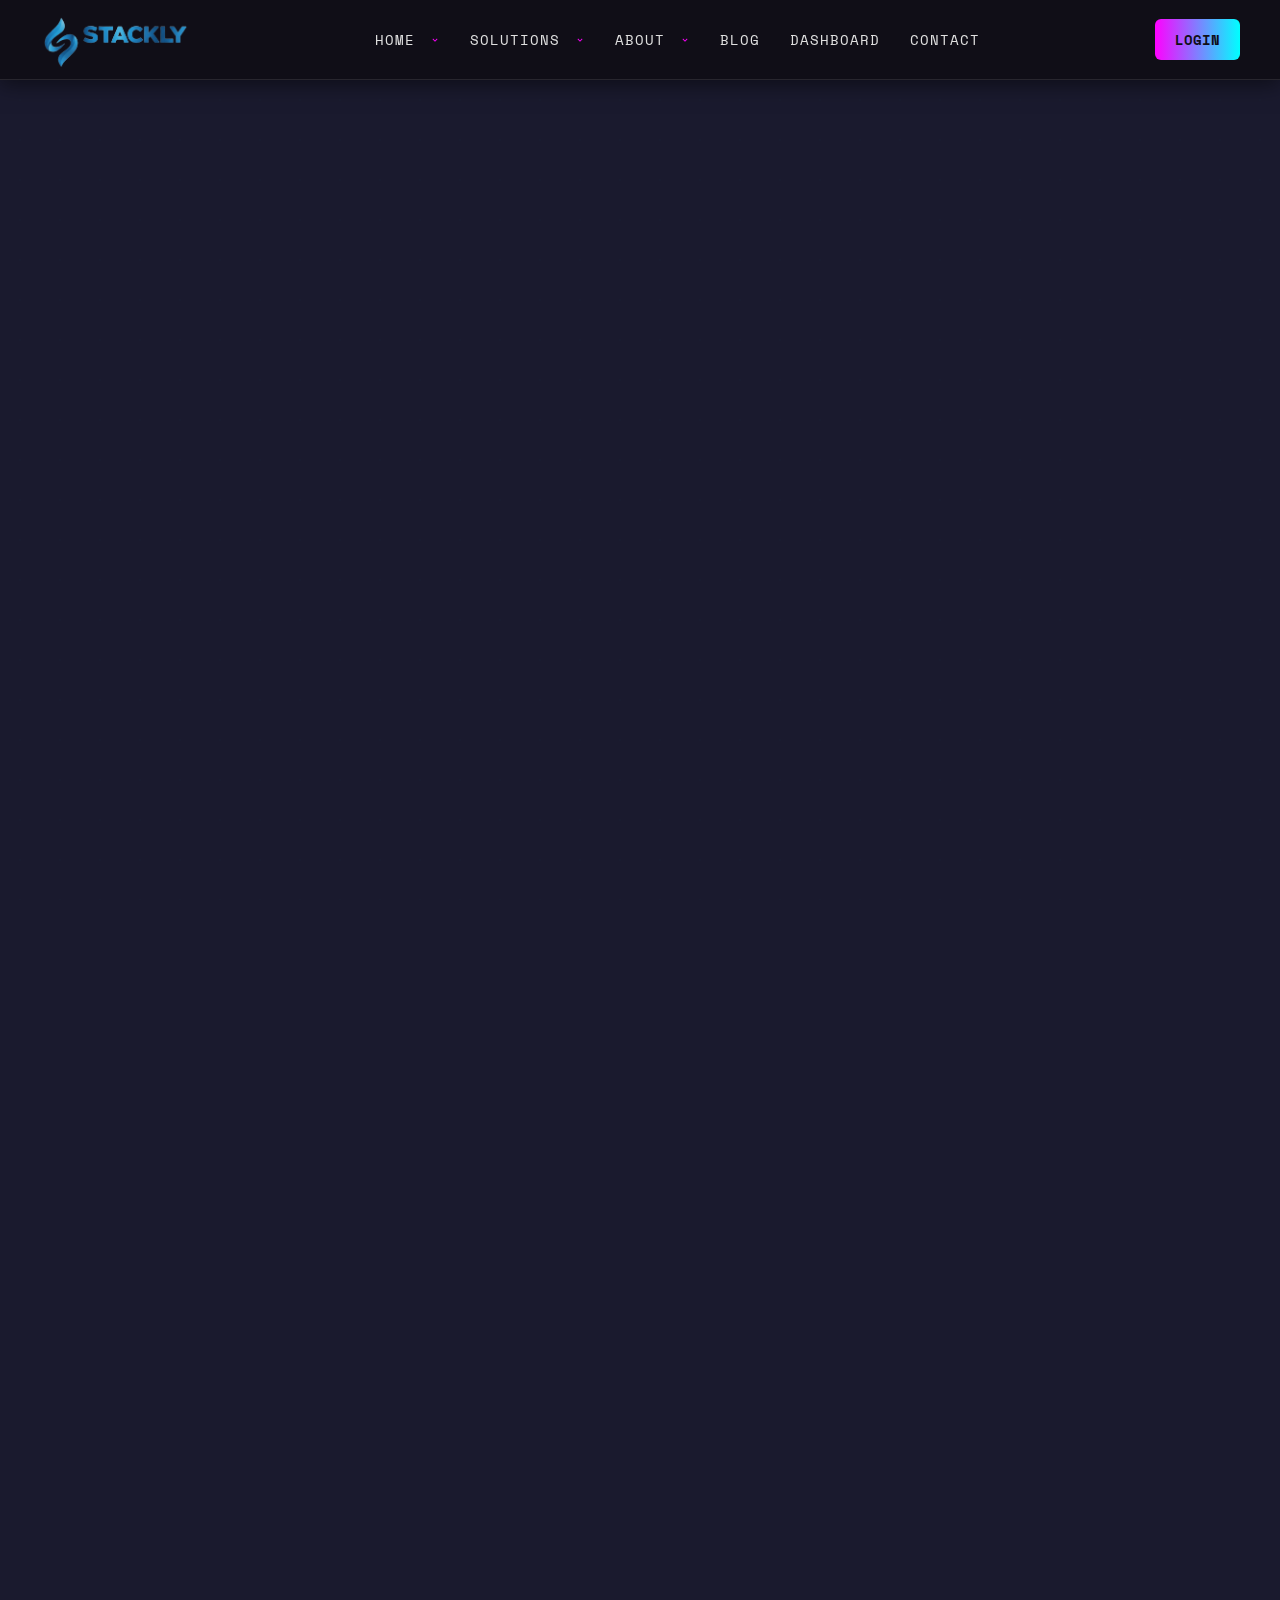
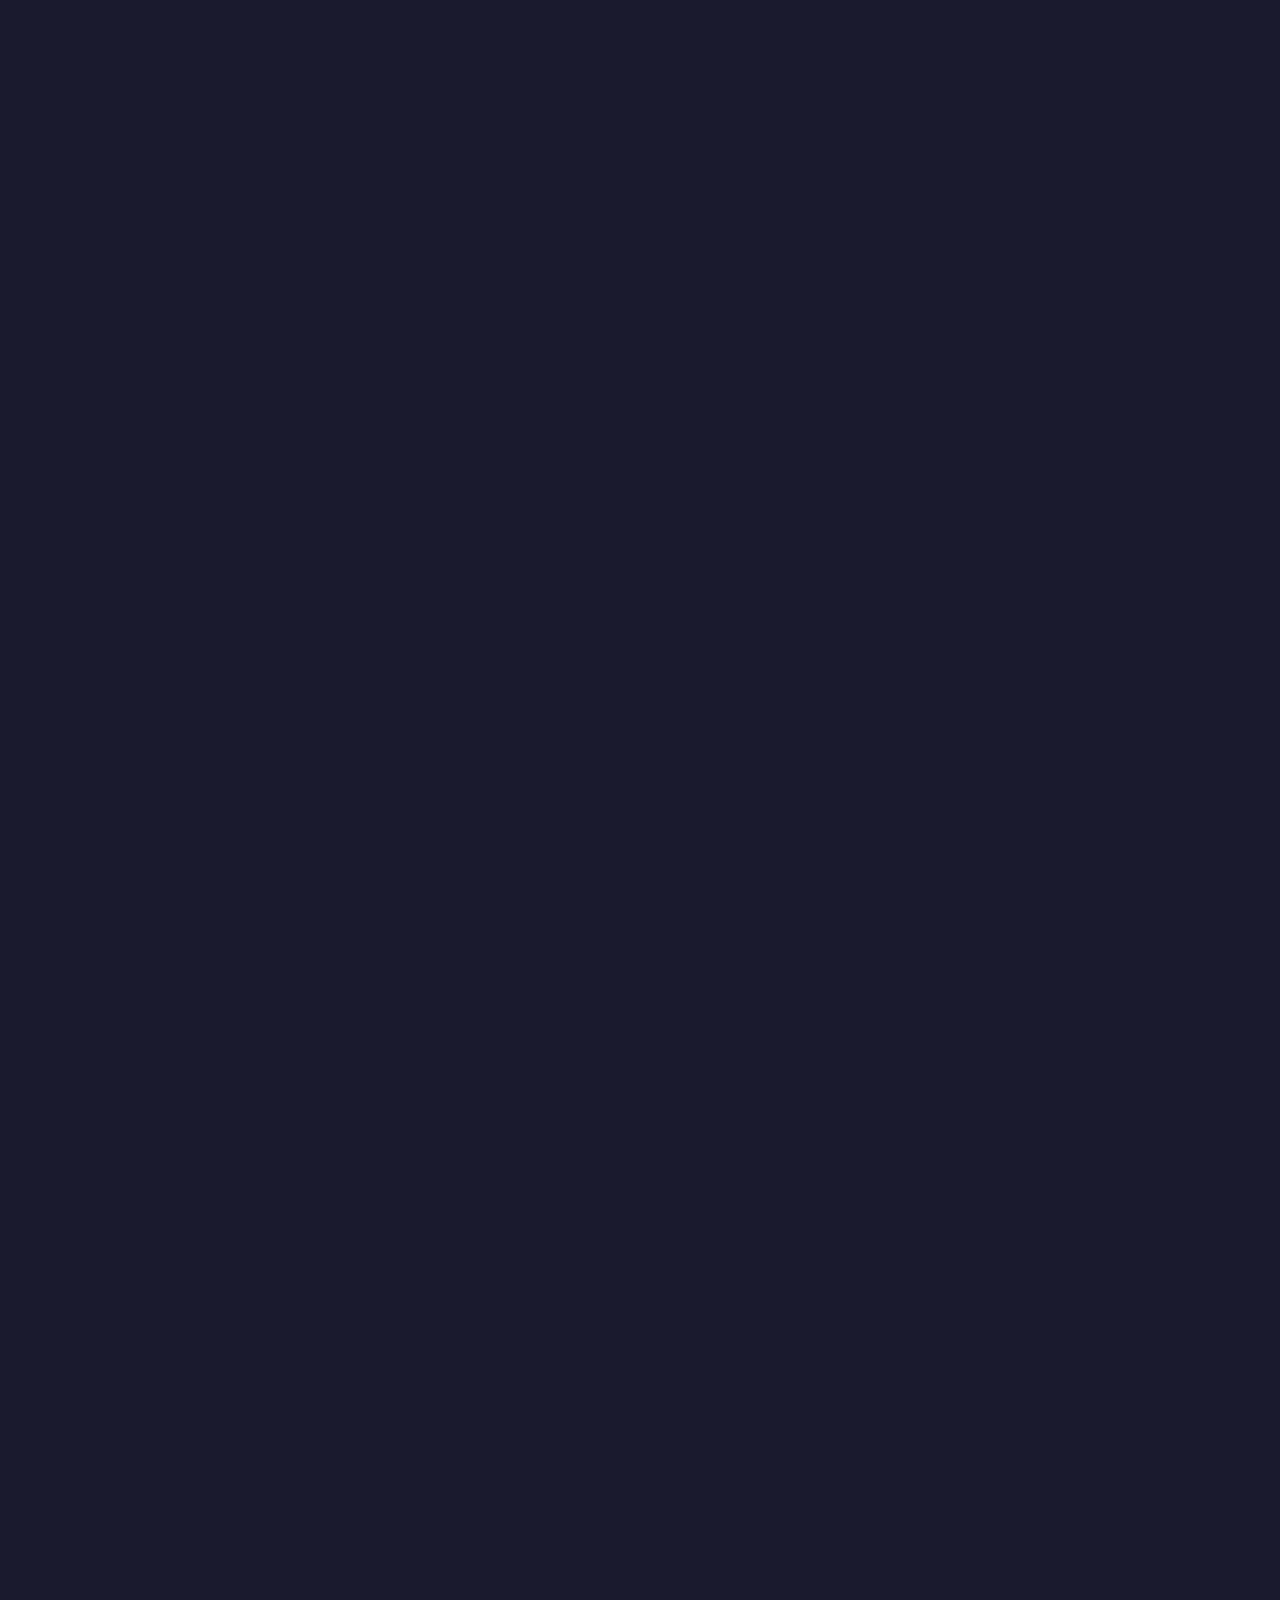
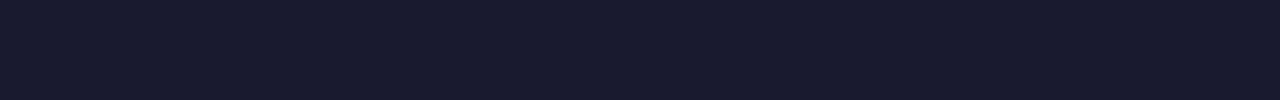
<file: about.html>
<!DOCTYPE html>
<html lang="en">
  <head>
    <meta charset="UTF-8" />
    <meta name="viewport" content="width=device-width, initial-scale=1.0" />
    <title>About STACKLY - Our Story</title>
    <!-- Use a modern, technical-looking font from Google Fonts -->
    <link
      href="https://fonts.googleapis.com/css2?family=Space+Mono:wght@400;700&display=swap"
      rel="stylesheet"
    />
    <link rel="stylesheet" href="./about.css" />
  </head>
  <body>
    <nav class="navbar" id="navbar">
      <!-- Logo and Branding -->
      <a href="./index.html" class="logo-container">
        <!-- FIX: Using a simple data URI for a tiny blue square to prevent 404 error -->
        <img src="./asstes/logo.webp" alt="STACKLY Logo" class="logo-img" />
      </a>

      <!-- Desktop Navigation Links -->
      <ul class="nav-links">
        <!-- HOME (With Dropdown HOME2) -->
        <li class="nav-item dropdown" data-dropdown-id="home">
          <div class="nav-link-group">
            <a href="./index.html" class="nav-link">HOME</a>
            <button class="dropdown-toggle" data-toggle-id="home">
              <!-- Chevron Down SVG -->
              <svg viewBox="0 0 24 24" width="10" height="10">
                <path
                  d="M7.41 8.59L12 13.17l4.59-4.58L18 10l-6 6-6-6 1.41-1.41z"
                />
              </svg>
            </button>
          </div>
          <div class="dropdown-content">
            <a href="./home2.html">HOME2</a>
          </div>
        </li>

        <!-- SOLUTIONS -->
        <li class="nav-item dropdown" data-dropdown-id="solutions">
          <div class="nav-link-group">
            <a href="./sol.html" class="nav-link">SOLUTIONS</a>
            <button class="dropdown-toggle" data-toggle-id="solutions">
              <!-- Chevron Down SVG -->
              <svg viewBox="0 0 24 24" width="10" height="10">
                <path
                  d="M7.41 8.59L12 13.17l4.59-4.58L18 10l-6 6-6-6 1.41-1.41z"
                />
              </svg>
            </button>
          </div>
          <div class="dropdown-content">
            <a href="./sap.html">SAP</a>
            <a href="./test.html">TESTING</a>
            <a href="./app.html">APP DEVELOPMENT</a>
            <a href="./web.html">WEB DEVELOPMENT</a>
          </div>
        </li>

        <!-- ABOUT -->
        <li class="nav-item dropdown" data-dropdown-id="about">
          <div class="nav-link-group">
            <a href="./about.html" class="nav-link">ABOUT</a>
            <button class="dropdown-toggle" data-toggle-id="about">
              <!-- Chevron Down SVG -->
              <svg viewBox="0 0 24 24" width="10" height="10">
                <path
                  d="M7.41 8.59L12 13.17l4.59-4.58L18 10l-6 6-6-6 1.41-1.41z"
                />
              </svg>
            </button>
          </div>
          <div class="dropdown-content">
            <a href="./about.html">ABOUT US</a>
            <a href="./team.html">TEAM</a>
          </div>
        </li>

        <!-- Simple Links (Desktop) -->
        <li class="nav-item">
          <div class="nav-link-group">
            <a href="./blog.html" class="nav-link">BLOG</a>
          </div>
        </li>
        <li class="nav-item">
          <div class="nav-link-group">
            <a href="./dash.html" class="nav-link">DASHBOARD</a>
          </div>
        </li>
        <li class="nav-item">
          <div class="nav-link-group">
            <a href="./contact.html" class="nav-link">CONTACT</a>
          </div>
        </li>
      </ul>

      <!-- CTA Button -->
      <a href="./login.html" class="cta-button">LOGIN</a>

      <!-- Custom Mobile Hamburger Icon -->
      <div class="hamburger" id="hamburger">
        <span></span>
      </div>

      <!-- Mobile Menu Overlay (Hidden on Desktop) -->
      <div class="mobile-menu-overlay" id="mobile-menu-overlay">
        <ul class="mobile-nav-list">
          <!-- HOME (Mobile) -->
          <li
            class="mobile-nav-item dropdown-mobile"
            data-dropdown-id="home-mobile"
          >
            <div class="mobile-link-group">
              <a href="./index.html" class="mobile-nav-link">HOME</a>
              <button class="dropdown-toggle" data-toggle-id="home-mobile">
                <!-- Chevron Down SVG -->
                <svg viewBox="0 0 24 24" width="15" height="15">
                  <path
                    d="M7.41 8.59L12 13.17l4.59-4.58L18 10l-6 6-6-6 1.41-1.41z"
                  />
                </svg>
              </button>
            </div>
            <ul class="mobile-dropdown-content">
              <li><a href="./home2.html">HOME2</a></li>
            </ul>
          </li>

          <!-- SOLUTIONS (Mobile) -->
          <li
            class="mobile-nav-item dropdown-mobile"
            data-dropdown-id="solutions-mobile"
          >
            <div class="mobile-link-group">
              <a href="./sol.html" class="mobile-nav-link">SOLUTIONS</a>
              <button class="dropdown-toggle" data-toggle-id="solutions-mobile">
                <!-- Chevron Down SVG -->
                <svg viewBox="0 0 24 24" width="15" height="15">
                  <path
                    d="M7.41 8.59L12 13.17l4.59-4.58L18 10l-6 6-6-6 1.41-1.41z"
                  />
                </svg>
              </button>
            </div>
            <ul class="mobile-dropdown-content">
              <li><a href="./sap.html">SAP</a></li>
              <li><a href="./test.html">TESTING</a></li>
              <li><a href="./app.html">APP DEVELOPMENT</a></li>
              <li><a href="./web.html">WEB DEVELOPMENT</a></li>
            </ul>
          </li>

          <!-- ABOUT (Mobile) -->
          <li
            class="mobile-nav-item dropdown-mobile"
            data-dropdown-id="about-mobile"
          >
            <div class="mobile-link-group">
              <a href="./about.html" class="mobile-nav-link">ABOUT</a>
              <button class="dropdown-toggle" data-toggle-id="about-mobile">
                <!-- Chevron Down SVG -->
                <svg viewBox="0 0 24 24" width="15" height="15">
                  <path
                    d="M7.41 8.59L12 13.17l4.59-4.58L18 10l-6 6-6-6 1.41-1.41z"
                  />
                </svg>
              </button>
            </div>
            <ul class="mobile-dropdown-content">
              <li><a href="./about.html">ABOUT US</a></li>
              <li><a href="./team.html">TEAM</a></li>
            </ul>
          </li>

          <!-- Simple Links (Mobile) -->
          <li class="mobile-nav-item">
            <div class="mobile-link-group">
              <a href="./blog.html" class="mobile-nav-link">BLOG</a>
            </div>
          </li>
          <li class="mobile-nav-item">
            <div class="mobile-link-group">
              <a href="./dash.html" class="mobile-nav-link">DASHBOARD</a>
            </div>
          </li>
          <li class="mobile-nav-item">
            <div class="mobile-link-group">
              <a href="./contact.html" class="mobile-nav-link">CONTACT</a>
            </div>
          </li>

          <li class="mobile-nav-item mobile-cta">
            <a
              href="./login.html"
              class="cta-button"
              style="width: 100%; display: block"
              >LOGIN</a
            >
          </li>
        </ul>
      </div>
    </nav>
    <!-- Decorative background element -->
    <div class="decorative-bg"></div>

    <div class="container">
      <!-- 1. Page Header -->
      <div class="section section-header">
        <h1 class="main-title">ABOUT STACKLY</h1>
        <p class="tagline">Engineering the future, one solution at a time.</p>
      </div>

      <!-- 2. Company Overview -->
      <section class="section">
        <h2
          class="footer-title"
          style="
            color: var(--color-neon-blue);
            margin-bottom: 25px;
            font-size: 1.5rem;
            text-align: center;
          "
        >
          Our Genesis and Vision
        </h2>

        <div class="overview-grid">
          <div class="overview-text">
            <p>
              Founded in 2018, STACKLY emerged from the necessity to bridge the
              gap between traditional enterprise systems and modern, agile
              development methodologies. We specialize in providing end-to-end
              digital transformation solutions, from SAP migration and complex
              system testing to cutting-edge web and mobile application
              development.
            </p>
            <p>
              Our vision is to be the premier partner for businesses navigating
              the digital era. We prioritize clean architecture, resilient
              infrastructure, and user-centric design to deliver solutions that
              not only solve current challenges but future-proof our clients'
              operations.
            </p>
          </div>
          <div class="overview-image-placeholder">
            <!-- Placeholder Image -->
            <img src="./asstes/about.webp" alt="STACKLY Team Working" />
          </div>
        </div>
      </section>

      <!-- 3. Vision, Mission, Values -->
      <section class="section">
        <h2
          class="footer-title"
          style="
            color: var(--color-neon-purple);
            margin-bottom: 30px;
            font-size: 1.5rem;
            text-align: center;
          "
        >
          Core Principles
        </h2>

        <div class="vms-grid">
          <div class="vms-card">
            <h3>Vision</h3>
            <p>
              To redefine enterprise efficiency through innovative, scalable,
              and human-centered technology solutions globally.
            </p>
          </div>

          <div class="vms-card">
            <h3>Mission</h3>
            <p>
              To empower our clients by providing specialized expertise and
              robust IT services that drive measurable business transformation.
            </p>
          </div>

          <div class="vms-card">
            <h3>Values</h3>
            <p>
              Integrity, Innovation, Ownership, and Excellence. These values
              guide our collaboration and product delivery every day.
            </p>
          </div>
        </div>
      </section>

      <!-- 4. History / Timeline -->
      <section class="section">
        <h2
          class="footer-title"
          style="
            color: var(--color-neon-blue);
            margin-bottom: 40px;
            font-size: 1.5rem;
            text-align: center;
          "
        >
          Our Journey
        </h2>

        <div class="timeline">
          <div class="timeline-item">
            <div class="timeline-content">
              <span class="date">2018</span>
              <h4>Founding of STACKLY</h4>
              <p>
                Established in New York City with a focus on enterprise cloud
                migration strategy and consulting.
              </p>
            </div>
          </div>

          <div class="timeline-item">
            <div class="timeline-content">
              <span class="date">2019</span>
              <h4>Launched QA Automation Division</h4>
              <p>
                Expanded service offerings to include specialized continuous
                quality assurance and test automation pipelines.
              </p>
            </div>
          </div>

          <div class="timeline-item">
            <div class="timeline-content">
              <span class="date">2021</span>
              <h4>Global Expansion (APAC)</h4>
              <p>
                Opened our first international development hub in Asia Pacific
                to support 24/7 client operations.
              </p>
            </div>
          </div>

          <div class="timeline-item">
            <div class="timeline-content">
              <span class="date">2023</span>
              <h4>AI/ML Integration</h4>
              <p>
                Integrated proprietary AI models into our App Development
                division, specializing in predictive analytics interfaces.
              </p>
            </div>
          </div>
        </div>
      </section>

      <!-- 5. Achievements / Awards -->
      <section class="section" style="border-bottom: none">
        <h2
          class="footer-title"
          style="
            color: var(--color-neon-purple);
            margin-bottom: 40px;
            font-size: 1.5rem;
            text-align: center;
          "
        >
          Recognition
        </h2>

        <div class="achievements-grid">
          <div class="achievement-card">
            <span class="icon">★</span>
            <h3>Top 50 Tech Innovators</h3>
            <p>
              Recognized by TechPulse magazine for pioneering work in scalable
              cloud environments (2022).
            </p>
          </div>

          <div class="achievement-card">
            <span class="icon">🏆</span>
            <h3>Best QA Partner</h3>
            <p>
              Awarded for excellence in quality assurance and reducing client
              deployment errors by 40% (2023).
            </p>
          </div>

          <div class="achievement-card">
            <span class="icon">🚀</span>
            <h3>Fastest Growing Enterprise</h3>
            <p>
              Achieved 150% year-over-year revenue growth due to strong client
              retention and service expansion (2024).
            </p>
          </div>
        </div>
      </section>
    </div>
    <footer class="site-footer">
      <div class="footer-main-content">
        <!-- 1. Company Logo & Tagline -->
        <div class="footer-section logo-section">
          <a href="./index.html" class="logo-group">
            <!-- Placeholder Logo Image (tiny blue square data URI) --><img
              src="./asstes/logo.webp"
              alt="STACKLY Logo"
              class="logo-img"
            />
          </a>
          <p class="tagline">
            Future-proof solutions for tomorrow's technology landscape.
          </p>
        </div>

        <!-- 2. Quick Links -->
        <div class="footer-section links-section">
          <h3 class="footer-title">Quick Links</h3>
          <ul class="quick-links">
            <li><a href="./index.html">HOME</a></li>
            <li><a href="./sol.html">SOLUTIONS</a></li>
            <li><a href="./about.html">ABOUT</a></li>
            <li><a href="./contact.html">CONTACT</a></li>
            <li><a href="./blog.html">BLOG</a></li>
          </ul>
        </div>

        <!-- 3. Company Address -->
        <div class="footer-section address-section">
          <h3 class="footer-title">Our Hub</h3>
          <div class="address-info">
            <p>STACKLY Technologies HQ</p>
            <p>101 Server Avenue, Cyber City</p>
            <p>90210 Protocol Lane, CA</p>
            <p>info@stackly.com</p>
          </div>
        </div>

        <!-- 4. Follow Us Section -->
        <div class="footer-section social-section">
          <h3 class="footer-title">Follow the Data Stream</h3>
          <div class="social-icons">
            <!-- Facebook SVG (Solid F) --><a
              href="./404.html"
              class="social-link"
              aria-label="Facebook"
            >
              <svg xmlns="http://www.w3.org/2000/svg" viewBox="0 0 24 24">
                <path
                  d="M14 12H17V15H14V24H10V15H7V12H10V9C10 5.484 11.967 4 14.867 4H17V0H14.867C11.16 0 9 2.115 9 6.27V9H7V12H9V24H14V12Z"
                />
              </svg>
            </a>
            <!-- Instagram SVG (Classic Camera/Box) --><a
              href="./404.html"
              class="social-link"
              aria-label="Instagram"
            >
              <svg xmlns="http://www.w3.org/2000/svg" viewBox="0 0 24 24">
                <path
                  d="M7 2H17C19.7614 2 22 4.23858 22 7V17C22 19.7614 19.7614 22 17 22H7C4.23858 22 2 19.7614 2 17V7C2 4.23858 4.23858 2 7 2ZM7 4C5.34315 4 4 5.34315 4 7V17C4 18.6569 5.34315 20 7 20H17C18.6569 20 20 18.6569 20 17V7C20 5.34315 18.6569 4 17 4H7ZM12 7.5C14.4853 7.5 16.5 9.51472 16.5 12C16.5 14.4853 14.4853 16.5 12 16.5C9.51472 16.5 7.5 14.4853 7.5 12C7.5 9.51472 9.51472 7.5 12 7.5ZM12 9.5C10.6193 9.5 9.5 10.6193 9.5 12C9.5 13.3807 10.6193 14.5 12 14.5C13.3807 14.5 14.5 13.3807 14.5 12C14.5 10.6193 13.3807 9.5 12 9.5ZM17.5 6.5C17.5 7.05228 17.0523 7.5 16.5 7.5C15.9477 7.5 15.5 7.05228 15.5 6.5C15.5 5.94772 15.9477 5.5 16.5 5.5C17.0523 5.5 17.5 5.94772 17.5 6.5Z"
                />
              </svg>
            </a>
            <!-- LinkedIn SVG (Standard L) --><a
              href="./404.html"
              class="social-link"
              aria-label="LinkedIn"
            >
              <svg xmlns="http://www.w3.org/2000/svg" viewBox="0 0 24 24">
                <path
                  d="M20 2H4C2.9 2 2 2.9 2 4v16c0 1.1.9 2 2 2h16c1.1 0 2-.9 2-2V4c0-1.1-.9-2-2-2zM8 19H5V8h3v11zm11 0h-3v-4.5c0-1.24-.97-2.25-2.2-2.25-1.24 0-1.8.84-2.22 1.5V19h-3V8h3v1.5c.37-.58 1.05-1.5 2.7-1.5 1.94 0 3.3 1.36 3.3 4.25V19z"
                />
              </svg>
            </a>
            <!-- Twitter SVG (Solid Bird) --><a
              href="./404.html"
              class="social-link"
              aria-label="Twitter"
            >
              <svg xmlns="http://www.w3.org/2000/svg" viewBox="0 0 24 24">
                <path
                  d="M18.9 4.88c-.687.307-1.428.513-2.2.61.792-.472 1.398-1.22 1.683-2.12-.74.437-1.56.75-2.433.92-.7-.745-1.696-1.21-2.798-1.21-2.112 0-3.824 1.712-3.824 3.824 0 .3.033.593.1.874-3.178-.16-5.99-1.68-7.874-4.22-.328.56-.516 1.21-.516 1.91 0 1.326.674 2.502 1.7 3.18-.625-.02-1.21-.19-1.72-.47v.048c0 1.85 1.317 3.39 3.06 3.73-.314.085-.646.13-1.002.13-.243 0-.477-.024-.71-.07.485 1.52 1.897 2.63 3.56 2.66-1.308 1.026-2.95 1.636-4.743 1.636-.308 0-.613-.018-.916-.053 1.69 1.08 3.69 1.716 5.86 1.716 7.03 0 10.86-5.81 10.86-10.86 0-.166-.003-.332-.01-.497.755-.544 1.405-1.22 1.92-2.005z"
                />
              </svg>
            </a>
          </div>
        </div>
      </div>
      <!-- End footer-main-content --><!-- 7. Newsletter Subscription -->
      <div class="newsletter-section">
        <h3 class="footer-title">Subscribe to our Newsletter</h3>
        <form class="subscribe-form" action="./404.html">
          <input
            type="email"
            class="email-input"
            placeholder="Enter your email address for updates"
            required
          />
          <button type="submit" class="subscribe-button">Subscribe</button>
        </form>
      </div>

      <!-- 8. Footer Bottom (Copyright) -->
      <div class="footer-bottom">
        <span>&copy; 2023 STACKLY. All rights reserved.</span>
      </div>
    </footer>
    <script src="./nav.js"></script>
  </body>
</html>
</file>
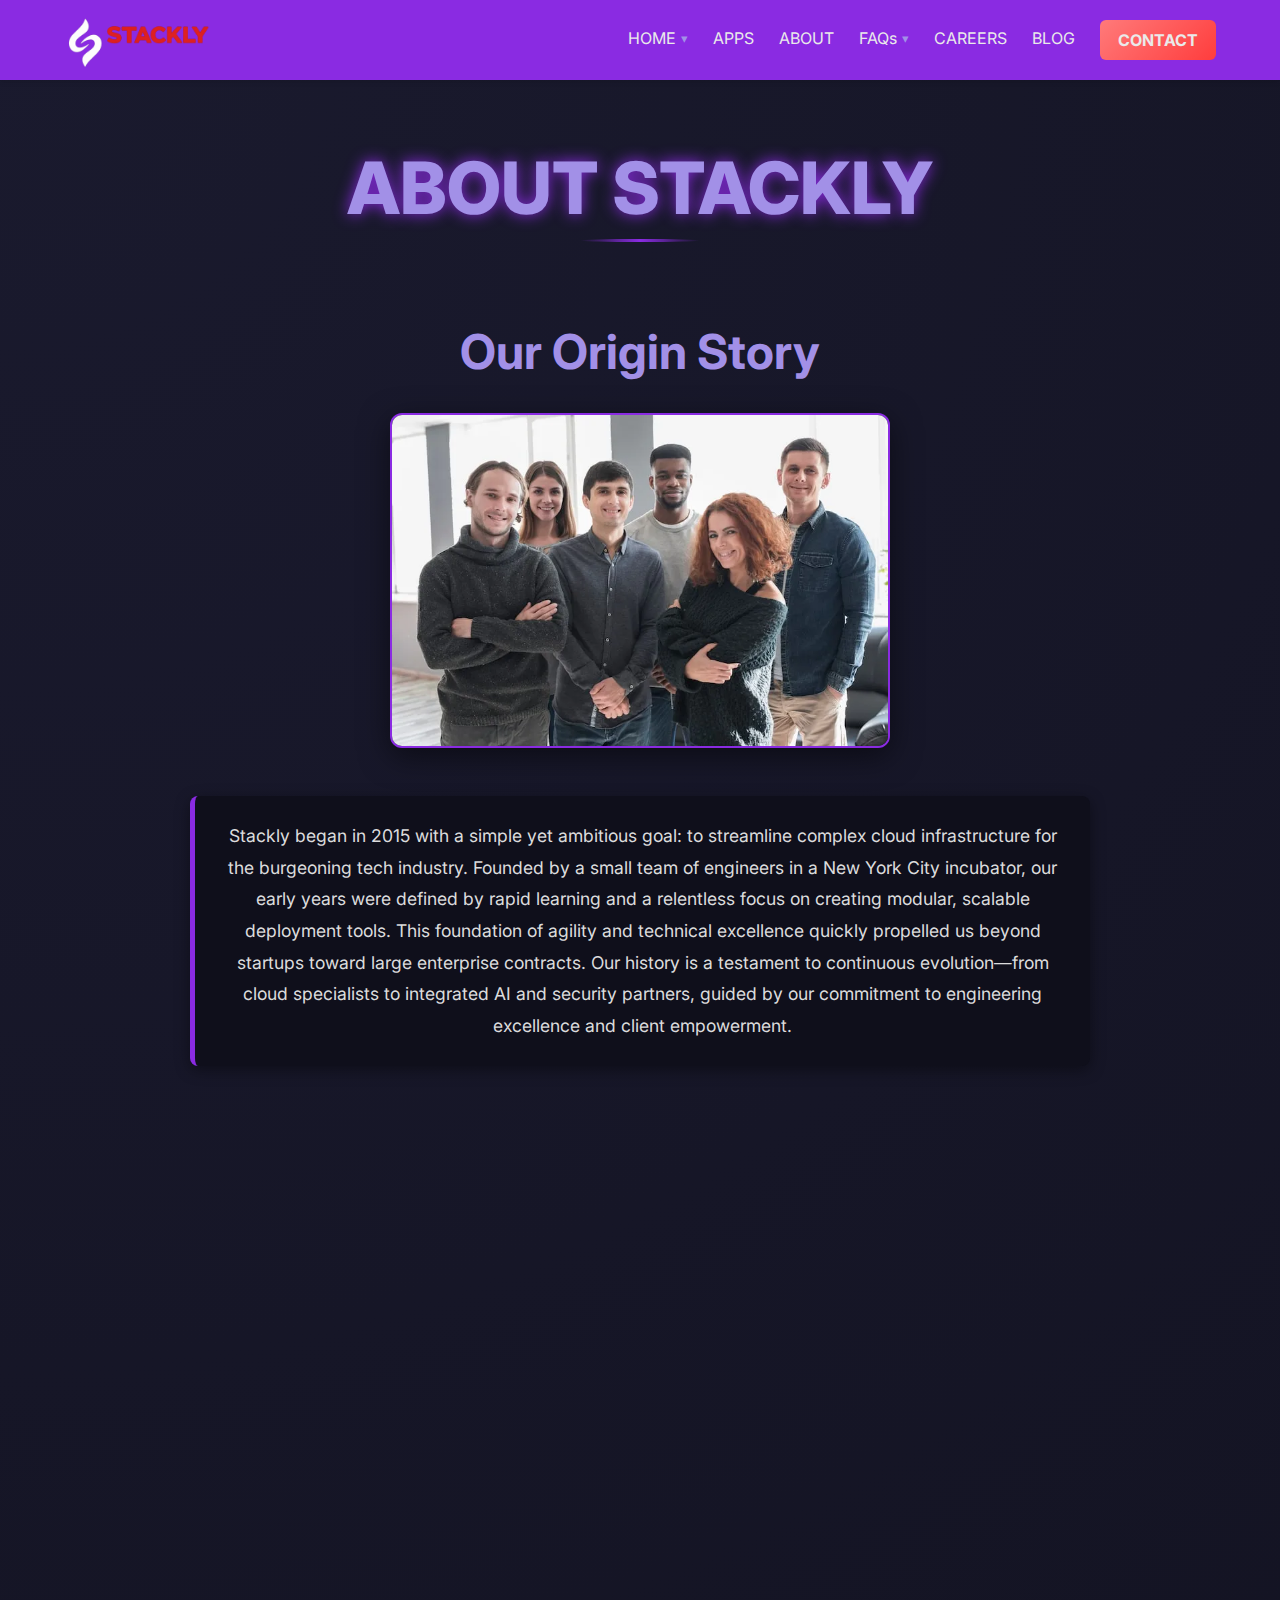
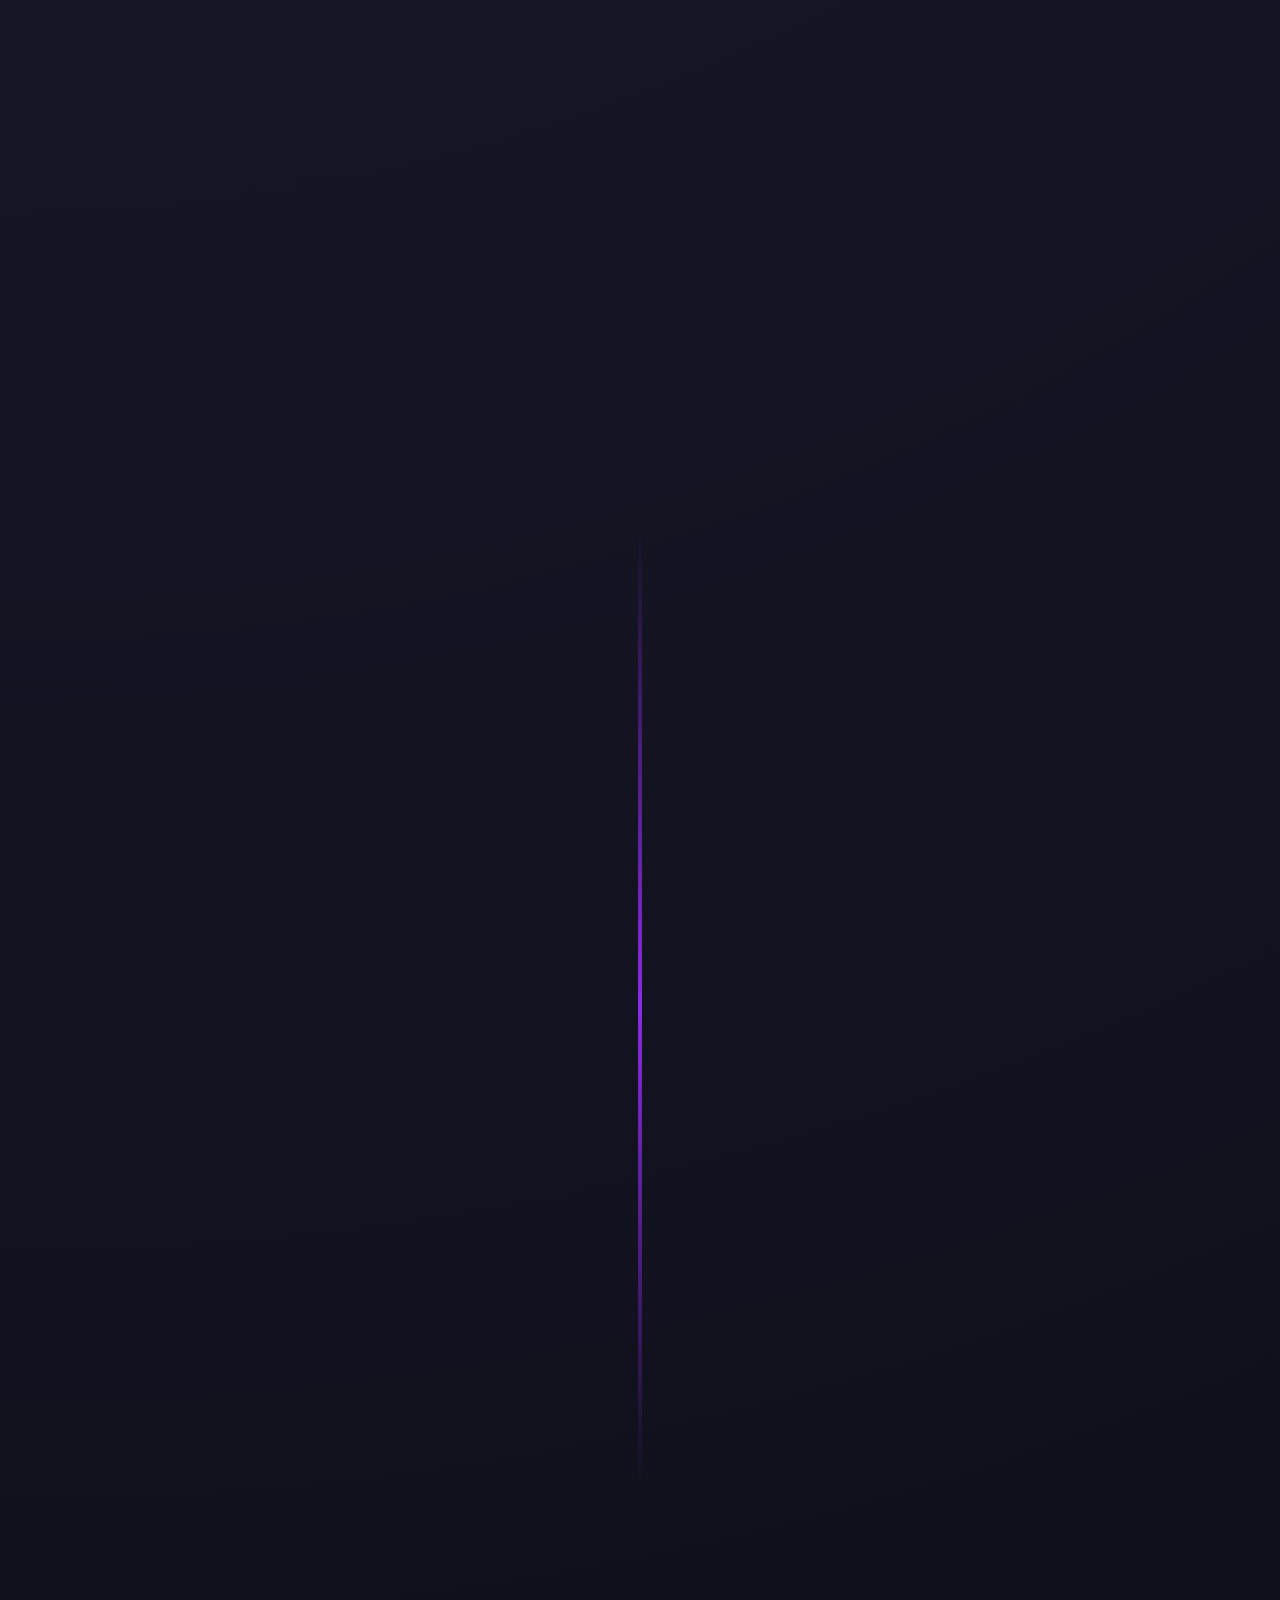
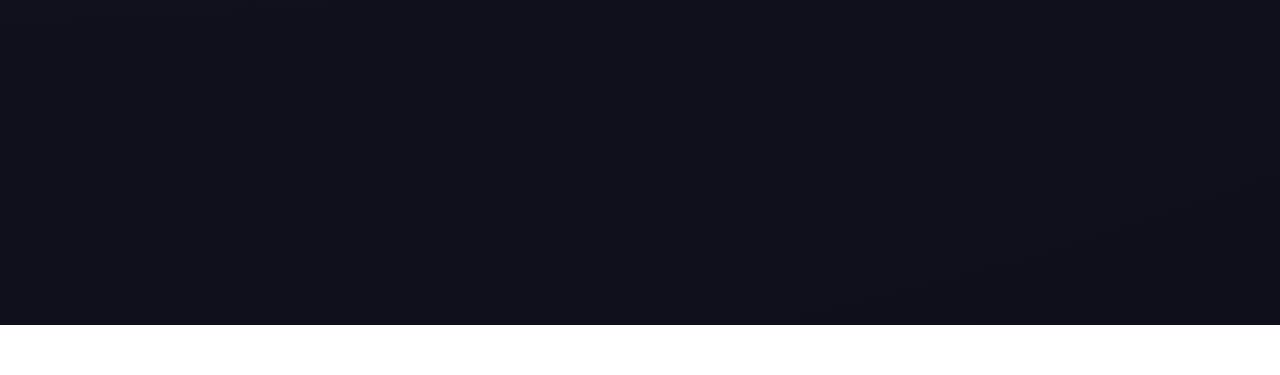
<file: about2.html>
<!DOCTYPE html>
<html lang="en">
  <head>
    <meta charset="UTF-8" />
    <meta name="viewport" content="width=device-width, initial-scale=1.0" />
    <title>Stackly | About Us & Vision</title>
    <link
      href="https://fonts.googleapis.com/css2?family=Inter:wght@300;400;600;700;800&display=swap"
      rel="stylesheet"
    />
   <link rel="stylesheet" href="./about2.css">
  </head>
  <body>
    <header class="header">
      <a href="./home2.html" class="logo-link">
        <div class="logo-img"><img src="./files/logo.webp" alt="" /></div>
      </a>

      <!-- Desktop Navigation -->
      <nav class="nav-links-desktop" aria-label="Main Navigation Desktop">
        <ul class="nav-list-desktop">
          <li class="nav-item-desktop" aria-haspopup="true">
            <a href="./home2.html" class="nav-link-desktop">HOME</a>
            <ul class="dropdown-desktop">
              <li><a href="./index.html">HOME1</a></li>
            </ul>
          </li>
          <li class="nav-item-desktop">
            <a href="./product.html" class="nav-link-desktop">APPS</a>
          </li>
          <li class="nav-item-desktop">
            <a href="./about2.html" class="nav-link-desktop">ABOUT</a>
          </li>
          <li class="nav-item-desktop" aria-haspopup="true">
            <a href="./faq.html" class="nav-link-desktop">FAQs</a>
            <!-- <ul class="dropdown-desktop">
              <li><a href="./about2.html">About US</a></li>
              <li><a href="./career.html">CAREERS</a></li>
            </ul> -->
          </li>
          <li class="nav-item-desktop">
            <a href="./career.html" class="nav-link-desktop">CAREERS</a>
          </li>
          <li class="nav-item-desktop">
            <a href="./blog2.html" class="nav-link-desktop">BLOG</a>
          </li>
          <li class="nav-item-desktop shop-btn-desktop">
            <a href="./contact2.html" class="shop-btn-link">CONTACT</a>
          </li>
        </ul>
      </nav>

      <!-- Mobile Menu Toggle Button -->
      <button
        class="menu-toggle"
        aria-controls="mobile-menu"
        aria-expanded="false"
        aria-label="Toggle Navigation"
      >
        <span class="menu-toggle-line"></span>
        <span class="menu-toggle-line"></span>
        <span class="menu-toggle-line"></span>
      </button>
    </header>
    <!-- Mobile Slide-in Navigation -->
    <nav id="mobile-menu" class="nav-mobile" aria-label="Mobile Navigation">
      <ul class="nav-list-mobile">
        <li class="nav-item-mobile">
          <a
            class="nav-link-mobile dropdown-toggle"
            data-dropdown="home-dropdown"
            role="button"
            aria-expanded="false"
            aria-controls="home-dropdown"
            href="./home2.html"
          >
            HOME
            <span class="dropdown-arrow"></span>
          </a>
          <ul id="home-dropdown" class="dropdown-mobile">
            <li><a href="./index.html">HOME1</a></li>
          </ul>
        </li>

        <li class="nav-item-mobile">
          <a href="./product.html" class="nav-link-mobile">APPS</a>
        </li>

        <li class="nav-item-mobile">
          <a href="./about2.html" class="nav-link-mobile">ABOUT</a>
        </li>

        <li class="nav-item-mobile">
          <a
            class="nav-link-mobile dropdown-toggle"
            data-dropdown="about-dropdown"
            role="button"
            aria-expanded="false"
            aria-controls="about-dropdown"
            href="./faq.html"
          >
            FAQs
            <!-- <span class="dropdown-arrow"></span> -->
          </a>
          <!-- <ul id="about-dropdown" class="dropdown-mobile">
            <li><a href="./about2.html">About US</a></li>
            <li><a href="./career.html">CAREERS</a></li>
          </ul> -->
        </li>

        <li class="nav-item-mobile">
          <a href="./career.html" class="nav-link-mobile">CAREERS</a>
        </li>

        <li class="nav-item-mobile">
          <a href="./blog2.html" class="nav-link-mobile">BLOG</a>
        </li>
        <li class="nav-item-mobile">
          <a href="./contact2.html" class="shop-btn-mobile">CONTACT</a>
        </li>
      </ul>
    </nav>
    <!-- Overlay for closing the mobile menu -->
    <div class="overlay"></div>
    <!-- Main Content Wrapper -->
    <main>
      <div class="container">
        <h1 class="animate-slide-up">ABOUT STACKLY</h1>
        <div class="separator animate-slide-up" data-delay="100"></div>

        <!-- Section 1: Company History Overview (New Section) -->
        <section>
          <h2 class="animate-slide-up" data-delay="200">Our Origin Story</h2>
          <div class="history-container">
            <!-- New Image Added -->
            <img
              src="./files/about1.webp"
              alt="Stackly founders in an initial brainstorming session"
              class="history-image animate-slide-up"
              data-delay="300"
            />
            <div class="history-overview animate-slide-up" data-delay="400">
              <p>
                Stackly began in 2015 with a simple yet ambitious goal: to streamline complex cloud infrastructure for the burgeoning tech industry. Founded by a small team of engineers in a New York City incubator, our early years were defined by rapid learning and a relentless focus on creating modular, scalable deployment tools. This foundation of agility and technical excellence quickly propelled us beyond startups toward large enterprise contracts. Our history is a testament to continuous evolution—from cloud specialists to integrated AI and security partners, guided by our commitment to engineering excellence and client empowerment.
              </p>
            </div>
          </div>
        </section>

        <!-- Section 2: Vision & Mission -->
        <section>
          <h2 class="animate-slide-up" data-delay="500">Our North Star</h2>
          <div class="vision-mission-grid animate-slide-up" data-delay="600">
            <div class="vision-mission-card">
              <span class="vm-icon">&#128065;</span> <!-- Eye/Vision Icon -->
              <h3>Our Vision</h3>
              <p>
                To be the foundational technology partner for global enterprises,
                driving secure, intelligent, and scalable digital transformation
                through next-generation cloud and AI solutions.
              </p>
            </div>
            <div class="vision-mission-card">
              <span class="vm-icon">&#128640;</span> <!-- Rocket/Mission Icon -->
              <h3>Our Mission</h3>
              <p>
                To empower our clients to achieve unprecedented levels of
                efficiency and innovation by architecting and deploying resilient,
                future-proof IT ecosystems tailored to their specific market demands.
              </p>
            </div>
          </div>
        </section>

        <!-- Section 3: Core Values (Adjusted to 5 cards) -->
        <section>
          <h2 class="animate-slide-up" data-delay="700">Core Values</h2>
          <div class="values-grid">
            <div class="value-card animate-slide-up" data-delay="800">
              <span class="value-card-icon">&#128172;</span>
              <h4>Radical Transparency</h4>
              <p>Openness in communication and pricing ensures trust.</p>
            </div>
            <div class="value-card animate-slide-up" data-delay="900">
              <span class="value-card-icon">&#128640;</span>
              <h4>Engineering Excellence</h4>
              <p>Commitment to the highest standards of code quality and architecture.</p>
            </div>
            <div class="value-card animate-slide-up" data-delay="1000">
              <span class="value-card-icon">&#128293;</span>
              <h4>Continuous Innovation</h4>
              <p>Always pushing boundaries in AI, Cloud, and security technologies.</p>
            </div>
            <div class="value-card animate-slide-up" data-delay="1100">
              <span class="value-card-icon">&#128170;</span>
              <h4>Client Empowerment</h4>
              <p>Ensuring our clients are equipped to manage and evolve their systems.</p>
            </div>
            <div class="value-card animate-slide-up" data-delay="1200">
              <span class="value-card-icon">&#127760;</span>
              <h4>Global Responsibility</h4>
              <p>Building sustainable and ethical technology for a better future.</p>
            </div>
            <!-- The sixth value card was removed in the last step -->
          </div>
        </section>

        <!-- Section 4: Company History Timeline -->
        <section>
          <h2 class="animate-slide-up" data-delay="1300">Our Journey</h2>
          <div class="timeline">
            <!-- Timeline Item 1 (Left) -->
            <div class="timeline-item animate-slide-up" data-delay="1400">
              <div class="timeline-content">
                <h4>2015: Inception & Seed Funding</h4>
                <p>
                  Stackly founded in a small New York City incubator with a focus
                  on modular cloud deployment for startups. Secured initial seed funding.
                </p>
              </div>
            </div>

            <!-- Timeline Item 2 (Right) -->
            <div class="timeline-item animate-slide-up" data-delay="1500">
              <div class="timeline-content">
                <h4>2018: Enterprise Pivot & London Hub</h4>
                <p>
                  Shifted focus to large enterprise clients and established our
                  European Headquarters in London to manage expanding global demand.
                </p>
              </div>
            </div>

            <!-- Timeline Item 3 (Left) -->
            <div class="timeline-item animate-slide-up" data-delay="1600">
              <div class="timeline-content">
                <h4>2021: AI/ML Specialization Launch</h4>
                <p>
                  Launched our dedicated Artificial Intelligence and Machine
                  Learning solutions division, integrating advanced predictive
                  analytics into enterprise resource planning.
                </p>
              </div>
            </div>

            <!-- Timeline Item 4 (Right) -->
            <div class="timeline-item animate-slide-up" data-delay="1700">
              <div class="timeline-content">
                <h4>2023: Zero Trust Security Framework</h4>
                <p>
                  Completed full migration of all client services to a mandatory
                  Zero Trust security model, setting a new benchmark for IT security in the sector.
                </p>
              </div>
            </div>
            
            <!-- Timeline Item 5 (Left) -->
            <div class="timeline-item animate-slide-up" data-delay="1800">
              <div class="timeline-content">
                <h4>2025: Global Expansion to APAC</h4>
                <p>
                  Opened new offices in Singapore and Dubai, completing our global
                  coverage and establishing a firm foothold in the APAC and Middle Eastern markets.
                </p>
              </p>
            </div>
          </div>
        </section>
      </div>
    </main>
<footer class="main-footer" id="mainFooter">
      <div class="container">
        <div class="footer-grid">
          <!-- 1. Logo Section -->
          <div class="footer-section footer-logo">
            <img
              src="./files/logo.webp"
              alt="Stackly Company Logo Placeholder"
            />
            <p>
              Architecting the future of secure, intelligent enterprise.
              Engineering excellence since 2013.
            </p>
            <div class="social-icons">
              <a href="./404.html" aria-label="Facebook"
                ><i class="fab fa-facebook-f"></i
              ></a>
              <a href="./404.html" aria-label="Twitter"
                ><i class="fab fa-twitter"></i
              ></a>
              <a href="./404.html" aria-label="Instagram"
                ><i class="fab fa-instagram"></i
              ></a>
              <a href="./404.html" aria-label="LinkedIn"
                ><i class="fab fa-linkedin-in"></i
              ></a>
            </div>
          </div>

          <!-- 2. Quick Links -->
          <div class="footer-section quick-links">
            <h4>Quick Links</h4>
            <ul>
              <li><a href="./home2.html">Home</a></li>
              <li><a href="./about2.html">About Us</a></li>
              <!-- <li><a href="#">Services</a></li> -->
              <li><a href="./product.html">Products</a></li>
              <li><a href="./career.html">Careers</a></li>
              <li><a href="./faq.html">FAQ</a></li>
              <li><a href="./contact2.html">Contact</a></li>
            </ul>
          </div>

          <!-- 3. Company Address -->
          <div class="footer-section company-address">
            <h4>Global HQ</h4>
            <p>
              <span style="font-family: Arial, sans-serif">&#9993;</span>
              info@stackly.com
            </p>
            <p>
              <span style="font-family: Arial, sans-serif">&#9742;</span>
              +1 (555) 123-STACK
            </p>
            <p>
              <span style="font-family: Arial, sans-serif">&#127984;</span>
              120 Broadway, Suite 300, New York, NY 10271
            </p>
          </div>

          <!-- 5. Newsletter Subscription Form -->
          <div class="footer-section newsletter-form">
            <h4>Stay Ahead of the Curve</h4>
            <form action="./404.html">
              <input
                type="email"
                placeholder="Enter your email address"
                required
                id="newsletterEmail"
              />
              <button type="submit">Subscribe</button>
            </form>
            <p
              id="subscribe-status"
              style="
                font-size: 0.85rem;
                margin-top: 10px;
                color: var(--accent-light);
              "
            ></p>
          </div>
        </div>

        <div class="footer-bottom">
          &copy; 2025 Stackly Technologies. All Rights Reserved.
        </div>
      </div>
    </footer>
    <script src="./nav2.js"></script>
    <script src="./footer2.js"></script>
    <script>
      document.addEventListener("DOMContentLoaded", () => {
        // --- Intersection Observer for Scroll Reveal Animations ---

        const observerOptions = {
          root: null,
          rootMargin: "0px",
          threshold: 0.1 /* Trigger animation when 10% of element is visible */
        };

        const scrollObserver = new IntersectionObserver((entries, observer) => {
          entries.forEach(entry => {
            if (entry.isIntersecting) {
              const delay = entry.target.getAttribute('data-delay') || 0;
              
              // Apply animated class after a short delay
              setTimeout(() => {
                entry.target.classList.add('animated');
                observer.unobserve(entry.target);
              }, delay);
            }
          });
        }, observerOptions);

        // Apply observer to all elements with the animation class
        document.querySelectorAll('.animate-slide-up, .timeline-item').forEach(el => {
          scrollObserver.observe(el);
        });
        
        // --- Timeline Specific Fix for Mobile MaxHeight ---
      });
    </script>
  </body>
</html>
</file>
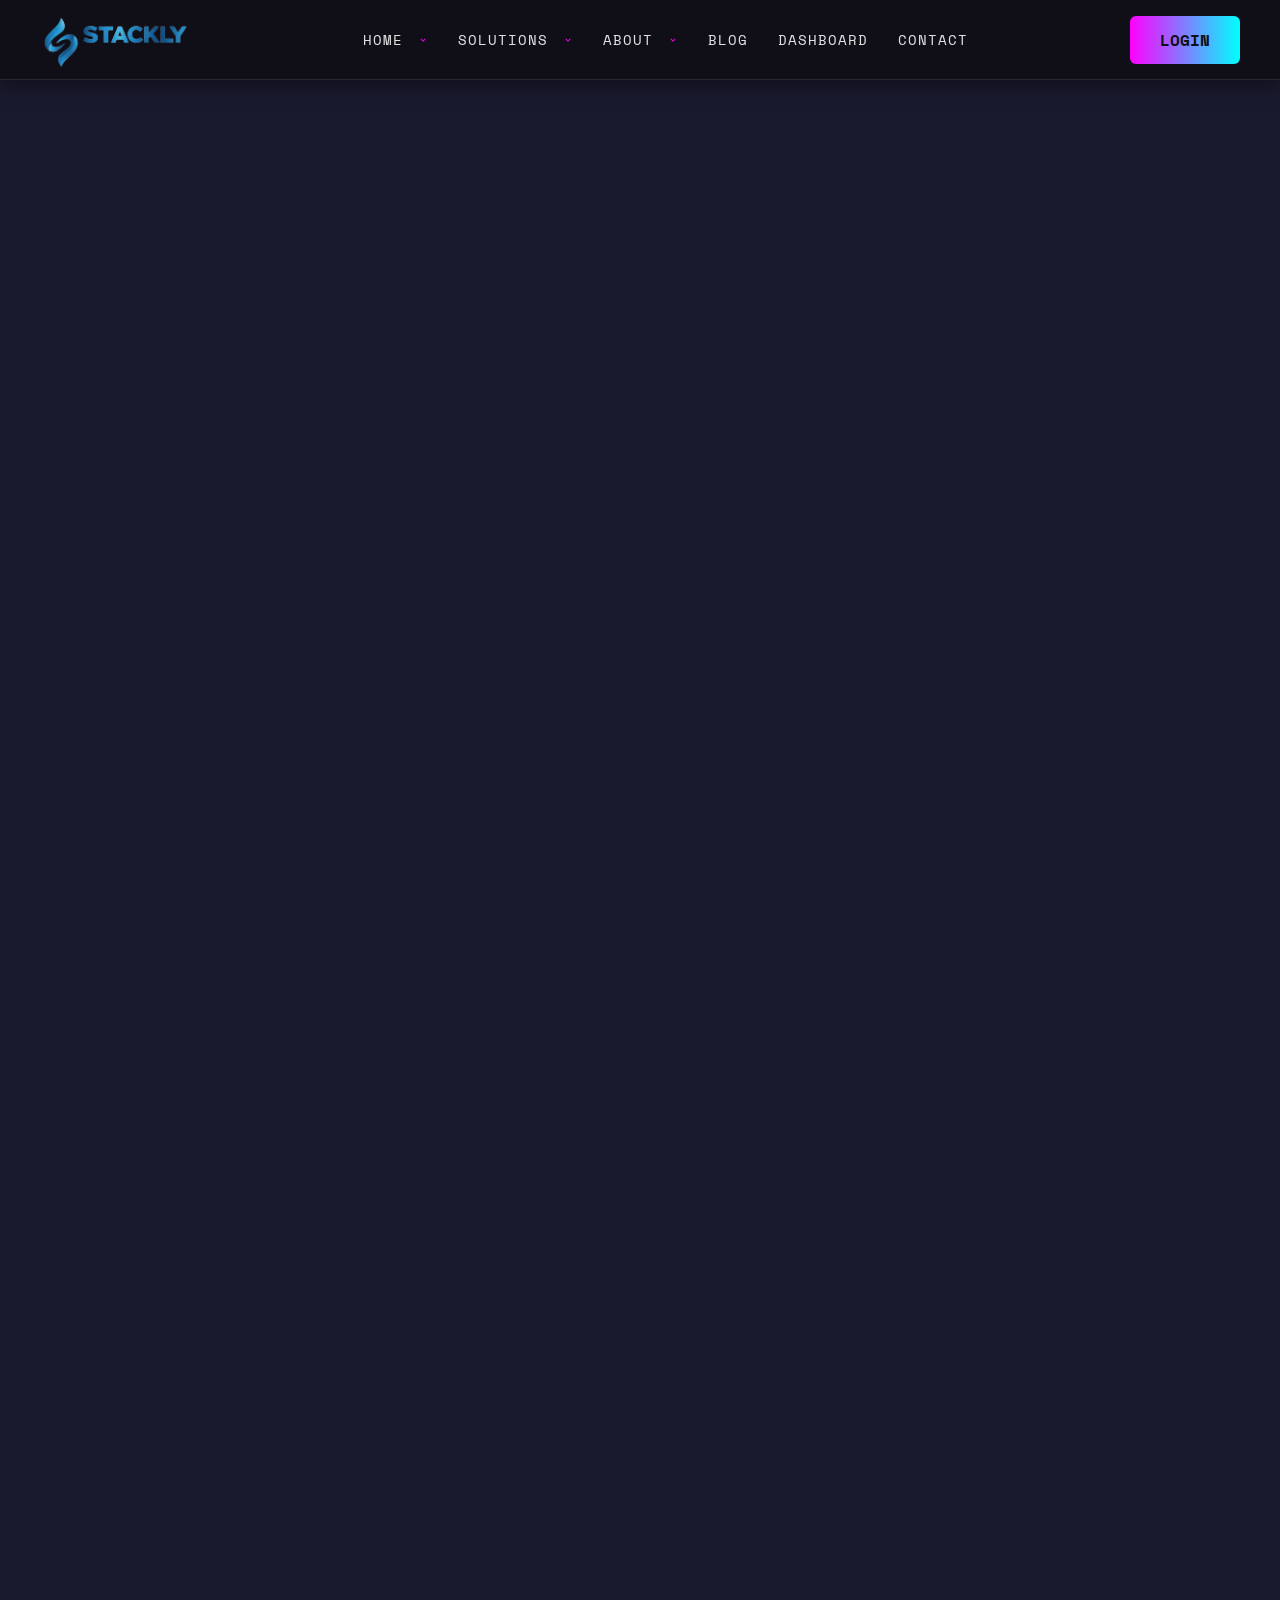
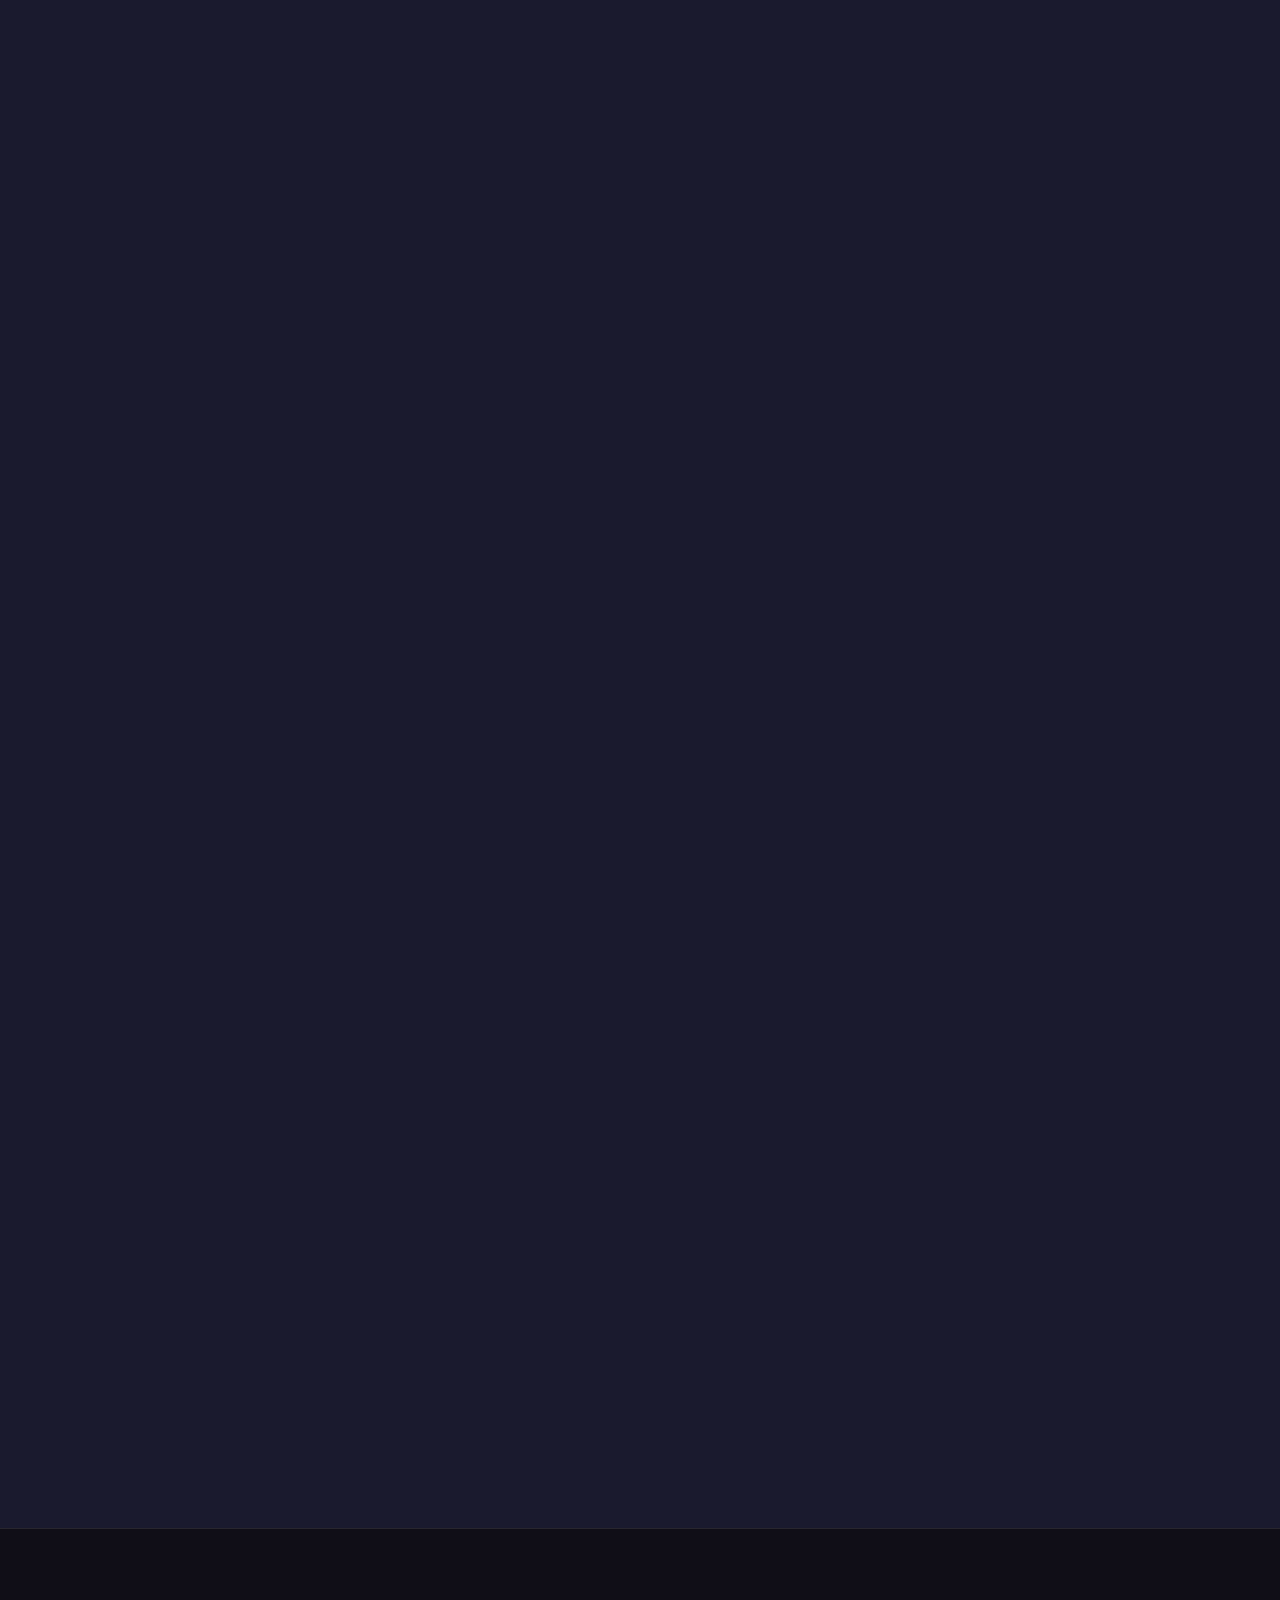
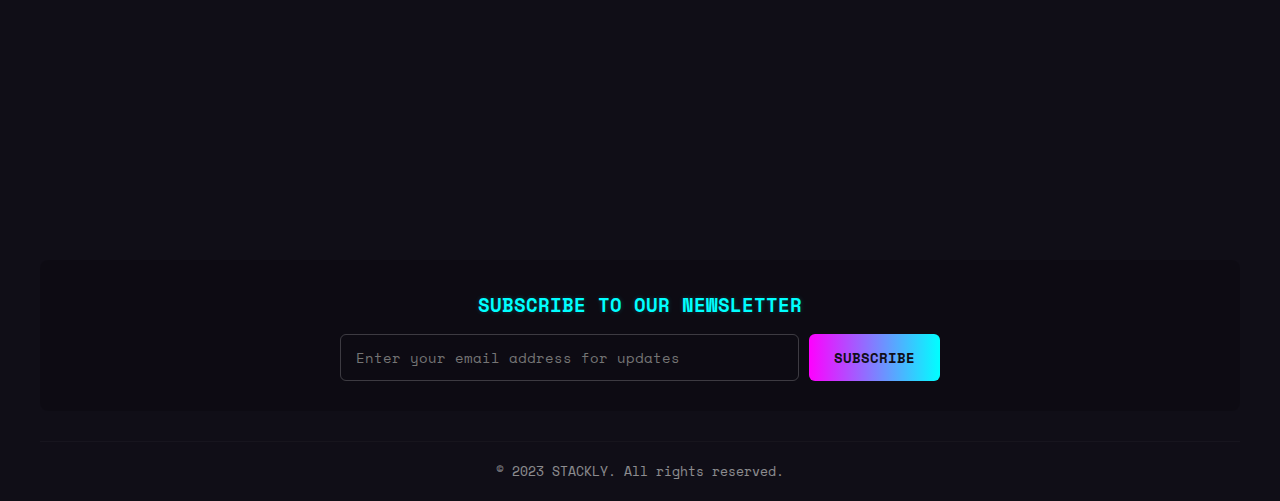
<file: app.html>
<!DOCTYPE html>
<html lang="en">
<head>
    <meta charset="UTF-8">
    <meta name="viewport" content="width=device-width, initial-scale=1.0">
    <title>STACKLY | App Development</title>
    <!-- Use a modern, technical-looking font from Google Fonts --><link href="https://fonts.googleapis.com/css2?family=Space+Mono:wght@400;700&display=swap" rel="stylesheet">
    <link rel="stylesheet" href="./app.css">
</head>
<body>
    <nav class="navbar" id="navbar">
      <!-- Logo and Branding -->
      <a href="./index.html" class="logo-container">
        <!-- FIX: Using a simple data URI for a tiny blue square to prevent 404 error -->
        <img src="./asstes/logo.webp" alt="STACKLY Logo" class="logo-img" />
      </a>

      <!-- Desktop Navigation Links -->
      <ul class="nav-links">
        <!-- HOME (With Dropdown HOME2) -->
        <li class="nav-item dropdown" data-dropdown-id="home">
          <div class="nav-link-group">
            <a href="./index.html" class="nav-link">HOME</a>
            <button class="dropdown-toggle" data-toggle-id="home">
              <!-- Chevron Down SVG -->
              <svg viewBox="0 0 24 24" width="10" height="10">
                <path
                  d="M7.41 8.59L12 13.17l4.59-4.58L18 10l-6 6-6-6 1.41-1.41z"
                />
              </svg>
            </button>
          </div>
          <div class="dropdown-content">
            <a href="./home2.html">HOME2</a>
          </div>
        </li>

        <!-- SOLUTIONS -->
        <li class="nav-item dropdown" data-dropdown-id="solutions">
          <div class="nav-link-group">
            <a href="./sol.html" class="nav-link">SOLUTIONS</a>
            <button class="dropdown-toggle" data-toggle-id="solutions">
              <!-- Chevron Down SVG -->
              <svg viewBox="0 0 24 24" width="10" height="10">
                <path
                  d="M7.41 8.59L12 13.17l4.59-4.58L18 10l-6 6-6-6 1.41-1.41z"
                />
              </svg>
            </button>
          </div>
          <div class="dropdown-content">
            <a href="./sap.html">SAP</a>
            <a href="./test.html">TESTING</a>
            <a href="./app.html">APP DEVELOPMENT</a>
            <a href="./web.html">WEB DEVELOPMENT</a>
          </div>
        </li>

        <!-- ABOUT -->
        <li class="nav-item dropdown" data-dropdown-id="about">
          <div class="nav-link-group">
            <a href="./about.html" class="nav-link">ABOUT</a>
            <button class="dropdown-toggle" data-toggle-id="about">
              <!-- Chevron Down SVG -->
              <svg viewBox="0 0 24 24" width="10" height="10">
                <path
                  d="M7.41 8.59L12 13.17l4.59-4.58L18 10l-6 6-6-6 1.41-1.41z"
                />
              </svg>
            </button>
          </div>
          <div class="dropdown-content">
            <a href="./about.html">ABOUT US</a>
            <a href="./team.html">TEAM</a>
          </div>
        </li>

        <!-- Simple Links (Desktop) -->
        <li class="nav-item">
          <div class="nav-link-group">
            <a href="./blog.html" class="nav-link">BLOG</a>
          </div>
        </li>
        <li class="nav-item">
          <div class="nav-link-group">
            <a href="./dash.html" class="nav-link">DASHBOARD</a>
          </div>
        </li>
        <li class="nav-item">
          <div class="nav-link-group">
            <a href="./contact.html" class="nav-link">CONTACT</a>
          </div>
        </li>
      </ul>

      <!-- CTA Button -->
      <a href="./login.html" class="cta-button">LOGIN</a>

      <!-- Custom Mobile Hamburger Icon -->
      <div class="hamburger" id="hamburger">
        <span></span>
      </div>

      <!-- Mobile Menu Overlay (Hidden on Desktop) -->
      <div class="mobile-menu-overlay" id="mobile-menu-overlay">
        <ul class="mobile-nav-list">
          <!-- HOME (Mobile) -->
          <li
            class="mobile-nav-item dropdown-mobile"
            data-dropdown-id="home-mobile"
          >
            <div class="mobile-link-group">
              <a href="./index.html" class="mobile-nav-link">HOME</a>
              <button class="dropdown-toggle" data-toggle-id="home-mobile">
                <!-- Chevron Down SVG -->
                <svg viewBox="0 0 24 24" width="15" height="15">
                  <path
                    d="M7.41 8.59L12 13.17l4.59-4.58L18 10l-6 6-6-6 1.41-1.41z"
                  />
                </svg>
              </button>
            </div>
            <ul class="mobile-dropdown-content">
              <li><a href="./home2.html">HOME2</a></li>
            </ul>
          </li>

          <!-- SOLUTIONS (Mobile) -->
          <li
            class="mobile-nav-item dropdown-mobile"
            data-dropdown-id="solutions-mobile"
          >
            <div class="mobile-link-group">
              <a href="./sol.html" class="mobile-nav-link">SOLUTIONS</a>
              <button class="dropdown-toggle" data-toggle-id="solutions-mobile">
                <!-- Chevron Down SVG -->
                <svg viewBox="0 0 24 24" width="15" height="15">
                  <path
                    d="M7.41 8.59L12 13.17l4.59-4.58L18 10l-6 6-6-6 1.41-1.41z"
                  />
                </svg>
              </button>
            </div>
            <ul class="mobile-dropdown-content">
              <li><a href="./sap.html">SAP</a></li>
              <li><a href="./test.html">TESTING</a></li>
              <li><a href="./app.html">APP DEVELOPMENT</a></li>
              <li><a href="./web.html">WEB DEVELOPMENT</a></li>
            </ul>
          </li>

          <!-- ABOUT (Mobile) -->
          <li
            class="mobile-nav-item dropdown-mobile"
            data-dropdown-id="about-mobile"
          >
            <div class="mobile-link-group">
              <a href="./about.html" class="mobile-nav-link">ABOUT</a>
              <button class="dropdown-toggle" data-toggle-id="about-mobile">
                <!-- Chevron Down SVG -->
                <svg viewBox="0 0 24 24" width="15" height="15">
                  <path
                    d="M7.41 8.59L12 13.17l4.59-4.58L18 10l-6 6-6-6 1.41-1.41z"
                  />
                </svg>
              </button>
            </div>
            <ul class="mobile-dropdown-content">
              <li><a href="./about.html">ABOUT US</a></li>
              <li><a href="./team.html">TEAM</a></li>
            </ul>
          </li>

          <!-- Simple Links (Mobile) -->
          <li class="mobile-nav-item">
            <div class="mobile-link-group">
              <a href="./blog.html" class="mobile-nav-link">BLOG</a>
            </div>
          </li>
          <li class="mobile-nav-item">
            <div class="mobile-link-group">
              <a href="./dash.html" class="mobile-nav-link">DASHBOARD</a>
            </div>
          </li>
          <li class="mobile-nav-item">
            <div class="mobile-link-group">
              <a href="./contact.html" class="mobile-nav-link">CONTACT</a>
            </div>
          </li>

          <li class="mobile-nav-item mobile-cta">
            <a
              href="./login.html"
              class="cta-button"
              style="width: 100%; display: block"
              >LOGIN</a
            >
          </li>
        </ul>
      </div>
    </nav>
    <!-- Decorative background element -->
    <div class="decorative-bg"></div>

    <!-- 1. Hero Section -->
    <header class="hero-section section-animate">
        <div class="container">
            <h1 class="hero-title">BUILDING NEXT-GEN APPS</h1>
            <p class="hero-description">
                Transforming complex ideas into intuitive, high-performance mobile and enterprise applications built for scale and security.
            </p>
            <a href="./404.html" class="cta-button">Start Your Project</a>
        </div>
    </header>

    <!-- 2. Overview Section: Why STACKLY? -->
    <section class="section overview-section section-animate">
        <div class="container">
            <h2 class="section-title">What is App Development & Why Choose STACKLY?</h2>
            
            <div class="overview-content">
                <div class="overview-text">
                    <h3>The STACKLY Difference</h3>
                    <p>
                        App development is the craft of designing, coding, testing, and deploying software that runs on mobile devices or enterprise platforms. It requires blending cutting-edge technology with user-centric design principles to achieve adoption and efficiency.
                    </p>
                    <p>
                        We prioritize **Scalability, Security, and Speed**. Unlike general agencies, STACKLY focuses on complex enterprise needs, utilizing modern frameworks like React Native, Flutter, and native iOS/Android toolchains to ensure your app is robust, performant, and ready for future iterations.
                    </p>
                </div>
                <div class="overview-image-placeholder">
                    <!-- Placeholder Image -->
                    <img src="./asstes/app.webp" alt="Mobile App Development Interface" />
                </div>
            </div>
        </section>

        <!-- 3. Types of Applications We Develop -->
        <section class="section app-types-section section-animate">
            <div class="container">
                <h2 class="section-title">Applications We Master</h2>
                
                <div class="app-types-grid">
                    
                    <div class="app-type-card">
                        <span class="app-icon">🤖</span>
                        <h3>Android Apps</h3>
                        <p>Native development using Kotlin/Java, optimized for the diverse Android ecosystem and Google Play Store compliance.</p>
                    </div>
                    
                    <div class="app-type-card">
                        <span class="app-icon">🍏</span>
                        <h3>iOS Apps</h3>
                        <p>High-quality, native applications built with Swift/Objective-C, ensuring seamless integration with Apple hardware and OS.</p>
                    </div>

                    <div class="app-type-card">
                        <span class="app-icon">🌐</span>
                        <h3>Cross-Platform</h3>
                        <p>Efficiency achieved via shared codebases (Flutter/React Native) for simultaneous release on multiple operating systems.</p>
                    </div>
                    
                    <div class="app-type-card">
                        <span class="app-icon">🏭</span>
                        <h3>Enterprise Apps</h3>
                        <p>Custom solutions for internal operations, inventory, field services, and SAP integration to boost workforce efficiency.</p>
                    </div>

                     <!-- <div class="app-type-card">
                        <span class="app-icon">🎨</span>
                        <h3>UI/UX Prototyping</h3>
                        <p>Dedicated design phase focusing on wireframing, high-fidelity mockups, and user testing before coding begins.</p>
                    </div> -->
                    
                </div>
            </div>
        </section>
        
        <!-- 4. Development Workflow -->
        <section class="section workflow-section section-animate">
            <div class="container">
                <h2 class="section-title">Our Agile Development Workflow</h2>
               
                <div class="workflow-steps">
                    
                    <div class="step">
                        <div class="step-marker">1</div>
                        <h4>Planning & Strategy</h4>
                        <p>Define requirements, goals, and technical feasibility.</p>
                    </div>
                    
                    <div class="step">
                        <div class="step-marker">2</div>
                        <h4>Design & Prototyping</h4>
                        <p>Wireframes, visual design, and user journey mapping.</p>
                    </div>
                    
                    <div class="step">
                        <div class="step-marker">3</div>
                        <h4>Development & Integration</h4>
                        <p>Coding, API integration, and continuous development sprints.</p>
                    </div>
                    
                    <div class="step">
                        <div class="step-marker">4</div>
                        <h4>Testing & Quality Assurance</h4>
                        <p>Functional, performance, security, and user acceptance testing.</p>
                    </div>
                    
                    <div class="step">
                        <div class="step-marker">5</div>
                        <h4>Deployment & Launch</h4>
                        <p>App store submission, backend deployment, and ongoing monitoring.</p>
                    </div>
                    
                </div>
            </div>
        </section>

        <!-- 5. Key Features / Benefits -->
        <section class="section features-section section-animate">
            <div class="container">
                <h2 class="section-title">Key Strengths and Benefits</h2>
                
                <div class="app-types-grid">
                    
                    <div class="app-type-card">
                        <span class="app-icon" style="color: var(--color-neon-purple);">🔒</span>
                        <h3>Enterprise-Grade Security</h3>
                        <p>Secure authentication, data encryption, and regular vulnerability audits built into the core code.</p>
                    </div>
                    
                    <div class="app-type-card">
                        <span class="app-icon" style="color: var(--color-neon-green);">📈</span>
                        <h3>Scalable Architecture</h3>
                        <p>Designed using cloud-native services (AWS/GCP) to handle millions of users and high traffic loads effortlessly.</p>
                    </div>
                    
                    <div class="app-type-card">
                        <span class="app-icon">💨</span>
                        <h3>Optimized Performance</h3>
                        <p>Focus on low latency, small memory footprint, and blazing-fast user experience across all devices.</p>
                    </div>
                    
                    <div class="app-type-card">
                        <span class="app-icon">⚙️</span>
                        <h3>CI/CD Automation</h3>
                        <p>Automated building, testing, and deployment processes ensure rapid, risk-free updates and feature delivery.</p>
                    </div>
                    
                </div>
            </div>
        </section>

        <!-- 6. Pricing Section -->
        <section class="section pricing-section section-animate" id="pricing">
            <div class="container">
                <h2 class="section-title">App Development Pricing Tiers</h2>
                
                <div class="pricing-grid">
                    
                    <!-- Pricing Card 1: Starter -->
                    <div class="pricing-card">
                        <h3 class="plan-title">Starter Concept</h3>
                        <p class="price">$15K<small> / fixed</small></p>
                        <p style="font-size: 0.8rem; margin-bottom: 20px;">Ideal for MVPs or basic utility apps.</p>
                        <ul class="features-list">
                            <li>Single Platform (iOS or Android)</li>
                            <li>Basic UI/UX Design</li>
                            <li>Standard Features (Max 5 Screens)</li>
                            <li>30 Days Post-Launch Support</li>
                        </ul>
                        <a href="./404.html" class="cta-button pricing-cta">Get Quote</a>
                    </div>
                    
                    <!-- Pricing Card 2: Professional -->
                    <div class="pricing-card professional">
                        <h3 class="plan-title">Professional Launch</h3>
                        <p class="price">$45K<small> / fixed</small></p>
                         <p style="font-size: 0.8rem; margin-bottom: 20px;">Best for B2C apps and advanced features.</p>
                        <ul class="features-list">
                            <li>Cross-Platform Compatibility (iOS & Android)</li>
                            <li>Custom API Integration</li>
                            <li>Advanced UI/UX Prototyping</li>
                            <li>Automated Testing Suite</li>
                            <li>90 Days Support & Maintenance</li>
                        </ul>
                        <a href="./404.html" class="cta-button pricing-cta">Book Consultation</a>
                    </div>

                    <!-- Pricing Card 3: Business -->
                    <div class="pricing-card">
                        <h3 class="plan-title">Business Enterprise</h3>
                        <p class="price">$80K<small> / fixed</small></p>
                         <p style="font-size: 0.8rem; margin-bottom: 20px;">Designed for internal enterprise tools or complex systems.</p>
                        <ul class="features-list">
                            <li>Full Enterprise Integration (SAP, CRM)</li>
                            <li>Scalable Cloud Backend Setup</li>
                            <li>Dedicated Security Architect</li>
                            <li>Custom Admin Dashboard</li>
                            <li>1 Year Extended Warranty</li>
                        </ul>
                        <a href="./404.html" class="cta-button pricing-cta">Inquire Now</a>
                    </div>
                    
                </div>
            </div>
        </section>
 <footer class="site-footer">
      <div class="footer-main-content">
        <!-- 1. Company Logo & Tagline -->
        <div class="footer-section logo-section">
          <a href="./index.html" class="logo-group">
            <!-- Placeholder Logo Image (tiny blue square data URI) --><img
              src="./asstes/logo.webp"
              alt="STACKLY Logo"
              class="logo-img"
            />
          </a>
          <p class="tagline">
            Future-proof solutions for tomorrow's technology landscape.
          </p>
        </div>

        <!-- 2. Quick Links -->
        <div class="footer-section links-section">
          <h3 class="footer-title">Quick Links</h3>
          <ul class="quick-links">
            <li><a href="./index.html">HOME</a></li>
            <li><a href="./sol.html">SOLUTIONS</a></li>
            <li><a href="./about.html">ABOUT</a></li>
            <li><a href="./contact.html">CONTACT</a></li>
            <li><a href="./blog.html">BLOG</a></li>
          </ul>
        </div>

        <!-- 3. Company Address -->
        <div class="footer-section address-section">
          <h3 class="footer-title">Our Hub</h3>
          <div class="address-info">
            <p>STACKLY Technologies HQ</p>
            <p>101 Server Avenue, Cyber City</p>
            <p>90210 Protocol Lane, CA</p>
            <p>info@stackly.com</p>
          </div>
        </div>

        <!-- 4. Follow Us Section -->
        <div class="footer-section social-section">
          <h3 class="footer-title">Follow the Data Stream</h3>
          <div class="social-icons">
            <!-- Facebook SVG (Solid F) --><a
              href="./404.html"
              class="social-link"
              aria-label="Facebook"
            >
              <svg xmlns="http://www.w3.org/2000/svg" viewBox="0 0 24 24">
                <path
                  d="M14 12H17V15H14V24H10V15H7V12H10V9C10 5.484 11.967 4 14.867 4H17V0H14.867C11.16 0 9 2.115 9 6.27V9H7V12H9V24H14V12Z"
                />
              </svg>
            </a>
            <!-- Instagram SVG (Classic Camera/Box) --><a
              href="./404.html"
              class="social-link"
              aria-label="Instagram"
            >
              <svg xmlns="http://www.w3.org/2000/svg" viewBox="0 0 24 24">
                <path
                  d="M7 2H17C19.7614 2 22 4.23858 22 7V17C22 19.7614 19.7614 22 17 22H7C4.23858 22 2 19.7614 2 17V7C2 4.23858 4.23858 2 7 2ZM7 4C5.34315 4 4 5.34315 4 7V17C4 18.6569 5.34315 20 7 20H17C18.6569 20 20 18.6569 20 17V7C20 5.34315 18.6569 4 17 4H7ZM12 7.5C14.4853 7.5 16.5 9.51472 16.5 12C16.5 14.4853 14.4853 16.5 12 16.5C9.51472 16.5 7.5 14.4853 7.5 12C7.5 9.51472 9.51472 7.5 12 7.5ZM12 9.5C10.6193 9.5 9.5 10.6193 9.5 12C9.5 13.3807 10.6193 14.5 12 14.5C13.3807 14.5 14.5 13.3807 14.5 12C14.5 10.6193 13.3807 9.5 12 9.5ZM17.5 6.5C17.5 7.05228 17.0523 7.5 16.5 7.5C15.9477 7.5 15.5 7.05228 15.5 6.5C15.5 5.94772 15.9477 5.5 16.5 5.5C17.0523 5.5 17.5 5.94772 17.5 6.5Z"
                />
              </svg>
            </a>
            <!-- LinkedIn SVG (Standard L) --><a
              href="./404.html"
              class="social-link"
              aria-label="LinkedIn"
            >
              <svg xmlns="http://www.w3.org/2000/svg" viewBox="0 0 24 24">
                <path
                  d="M20 2H4C2.9 2 2 2.9 2 4v16c0 1.1.9 2 2 2h16c1.1 0 2-.9 2-2V4c0-1.1-.9-2-2-2zM8 19H5V8h3v11zm11 0h-3v-4.5c0-1.24-.97-2.25-2.2-2.25-1.24 0-1.8.84-2.22 1.5V19h-3V8h3v1.5c.37-.58 1.05-1.5 2.7-1.5 1.94 0 3.3 1.36 3.3 4.25V19z"
                />
              </svg>
            </a>
            <!-- Twitter SVG (Solid Bird) --><a
              href="./404.html"
              class="social-link"
              aria-label="Twitter"
            >
              <svg xmlns="http://www.w3.org/2000/svg" viewBox="0 0 24 24">
                <path
                  d="M18.9 4.88c-.687.307-1.428.513-2.2.61.792-.472 1.398-1.22 1.683-2.12-.74.437-1.56.75-2.433.92-.7-.745-1.696-1.21-2.798-1.21-2.112 0-3.824 1.712-3.824 3.824 0 .3.033.593.1.874-3.178-.16-5.99-1.68-7.874-4.22-.328.56-.516 1.21-.516 1.91 0 1.326.674 2.502 1.7 3.18-.625-.02-1.21-.19-1.72-.47v.048c0 1.85 1.317 3.39 3.06 3.73-.314.085-.646.13-1.002.13-.243 0-.477-.024-.71-.07.485 1.52 1.897 2.63 3.56 2.66-1.308 1.026-2.95 1.636-4.743 1.636-.308 0-.613-.018-.916-.053 1.69 1.08 3.69 1.716 5.86 1.716 7.03 0 10.86-5.81 10.86-10.86 0-.166-.003-.332-.01-.497.755-.544 1.405-1.22 1.92-2.005z"
                />
              </svg>
            </a>
          </div>
        </div>
      </div>
      <!-- End footer-main-content --><!-- 7. Newsletter Subscription -->
      <div class="newsletter-section">
        <h3 class="footer-title">Subscribe to our Newsletter</h3>
        <form class="subscribe-form" action="./404.html">
          <input
            type="email"
            class="email-input"
            placeholder="Enter your email address for updates"
            required
          />
          <button type="submit" class="subscribe-button">Subscribe</button>
        </form>
      </div>

      <!-- 8. Footer Bottom (Copyright) -->
      <div class="footer-bottom">
        <span>&copy; 2023 STACKLY. All rights reserved.</span>
      </div>
    </footer>
    <script src="./nav.js"></script>
</body>
</html>
</file>
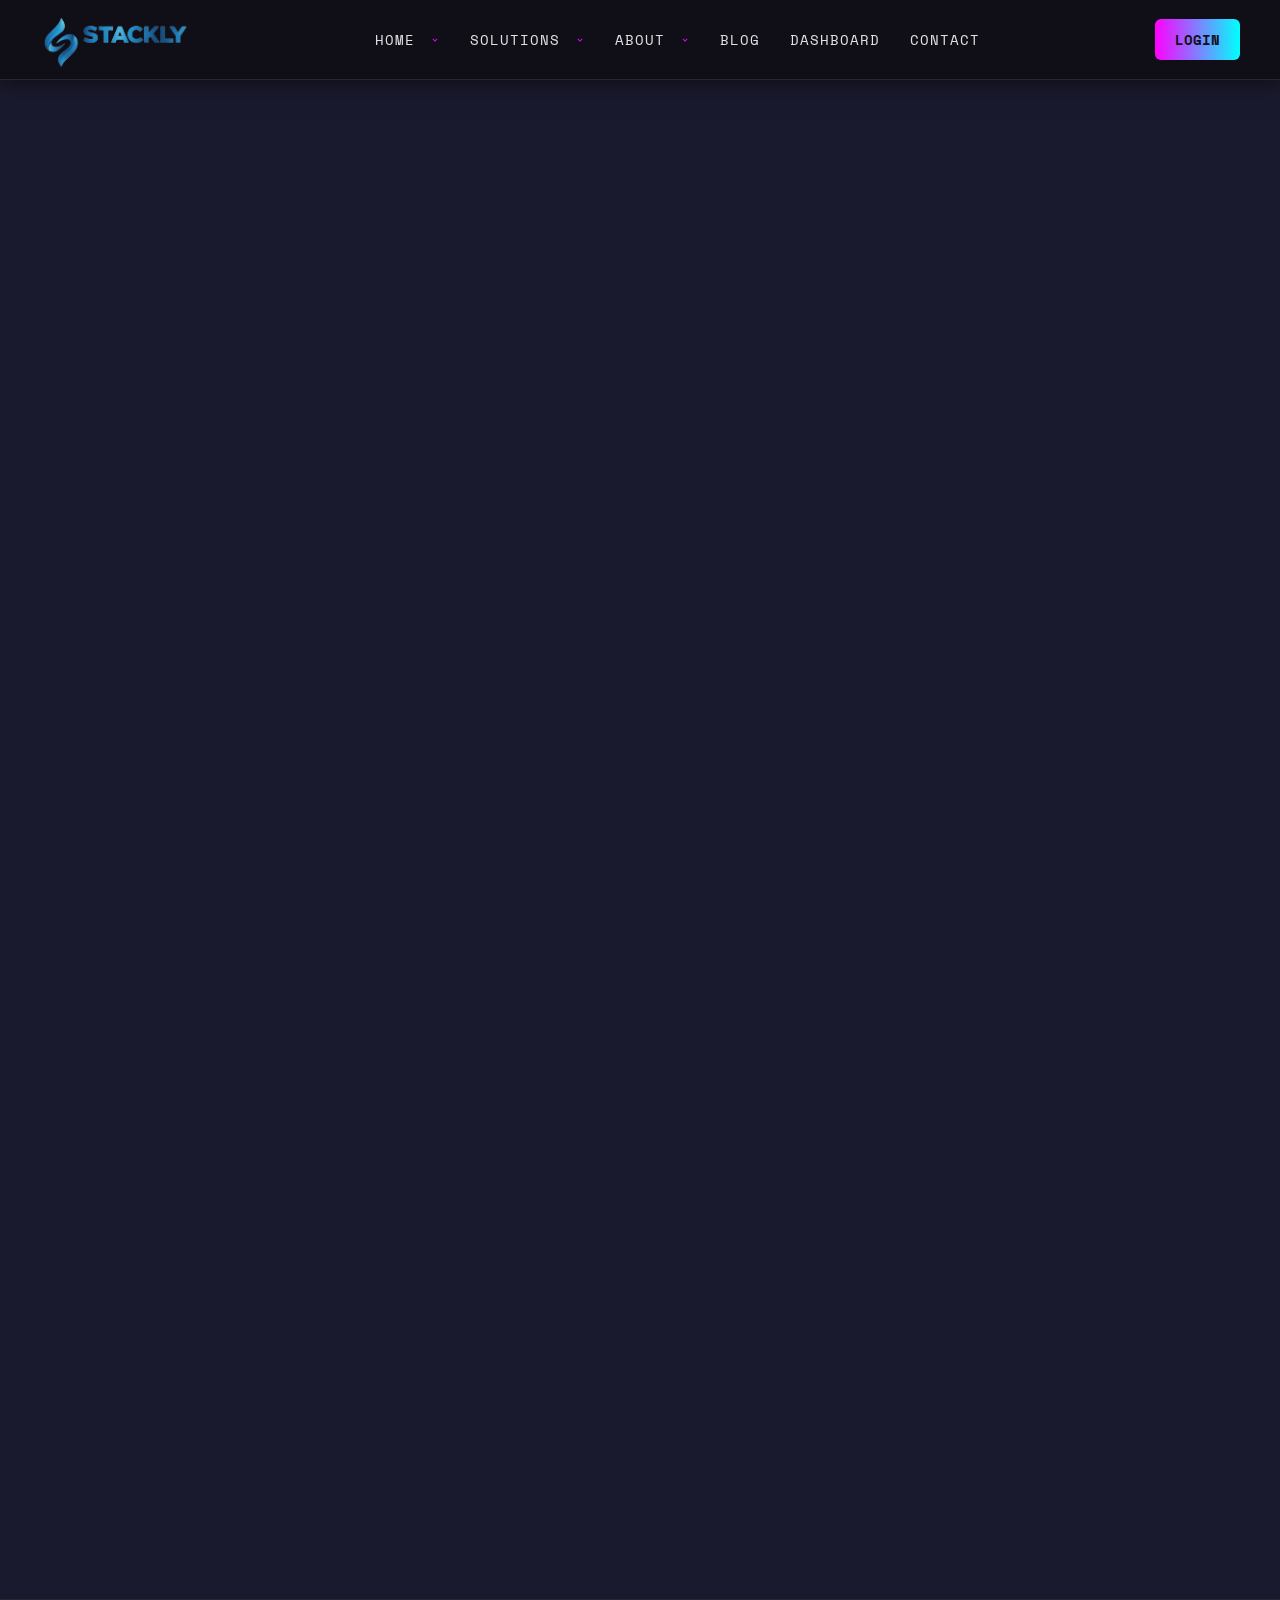
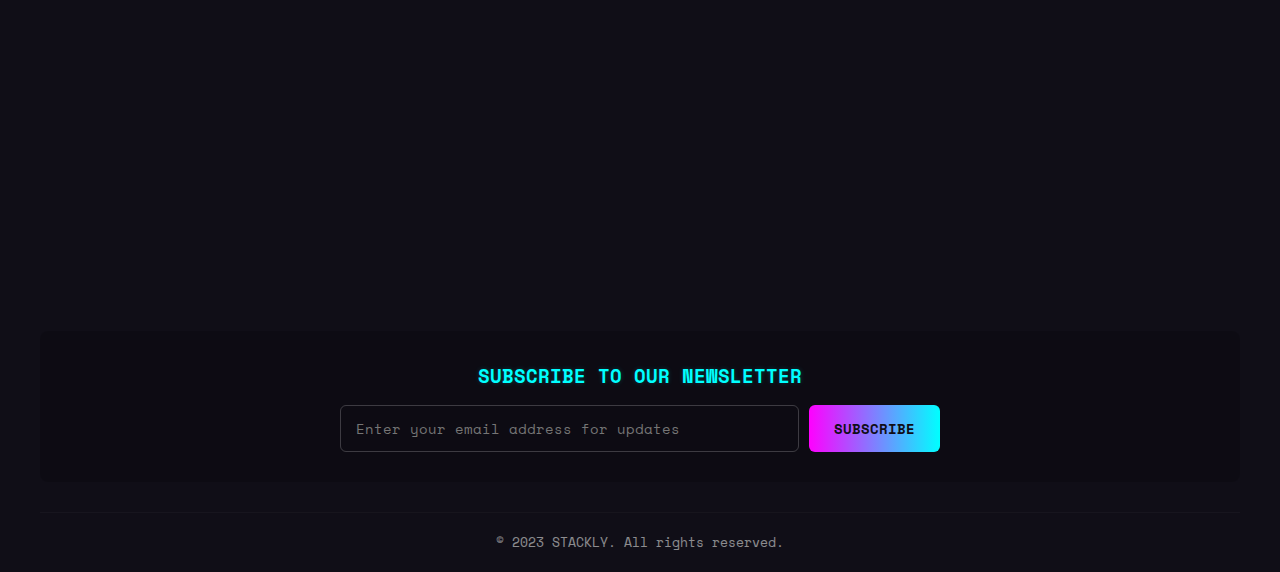
<file: blog.html>
<!DOCTYPE html>
<html lang="en">
  <head>
    <meta charset="UTF-8" />
    <meta name="viewport" content="width=device-width, initial-scale=1.0" />
    <title>STACKLY Insights - Blog</title>
    <!-- Use a modern, technical-looking font from Google Fonts -->
    <link
      href="https://fonts.googleapis.com/css2?family=Space+Mono:wght@400;700&display=swap"
      rel="stylesheet"
    />
    <link rel="stylesheet" href="./blog.css" />
  </head>
  <body>
    <nav class="navbar" id="navbar">
      <!-- Logo and Branding -->
      <a href="./index.html" class="logo-container">
        <!-- FIX: Using a simple data URI for a tiny blue square to prevent 404 error -->
        <img src="./asstes/logo.webp" alt="STACKLY Logo" class="logo-img" />
      </a>

      <!-- Desktop Navigation Links -->
      <ul class="nav-links">
        <!-- HOME (With Dropdown HOME2) -->
        <li class="nav-item dropdown" data-dropdown-id="home">
          <div class="nav-link-group">
            <a href="./index.html" class="nav-link">HOME</a>
            <button class="dropdown-toggle" data-toggle-id="home">
              <!-- Chevron Down SVG -->
              <svg viewBox="0 0 24 24" width="10" height="10">
                <path
                  d="M7.41 8.59L12 13.17l4.59-4.58L18 10l-6 6-6-6 1.41-1.41z"
                />
              </svg>
            </button>
          </div>
          <div class="dropdown-content">
            <a href="./home2.html">HOME2</a>
          </div>
        </li>

        <!-- SOLUTIONS -->
        <li class="nav-item dropdown" data-dropdown-id="solutions">
          <div class="nav-link-group">
            <a href="./sol.html" class="nav-link">SOLUTIONS</a>
            <button class="dropdown-toggle" data-toggle-id="solutions">
              <!-- Chevron Down SVG -->
              <svg viewBox="0 0 24 24" width="10" height="10">
                <path
                  d="M7.41 8.59L12 13.17l4.59-4.58L18 10l-6 6-6-6 1.41-1.41z"
                />
              </svg>
            </button>
          </div>
          <div class="dropdown-content">
            <a href="./sap.html">SAP</a>
            <a href="./test.html">TESTING</a>
            <a href="./app.html">APP DEVELOPMENT</a>
            <a href="./web.html">WEB DEVELOPMENT</a>
          </div>
        </li>

        <!-- ABOUT -->
        <li class="nav-item dropdown" data-dropdown-id="about">
          <div class="nav-link-group">
            <a href="./about.html" class="nav-link">ABOUT</a>
            <button class="dropdown-toggle" data-toggle-id="about">
              <!-- Chevron Down SVG -->
              <svg viewBox="0 0 24 24" width="10" height="10">
                <path
                  d="M7.41 8.59L12 13.17l4.59-4.58L18 10l-6 6-6-6 1.41-1.41z"
                />
              </svg>
            </button>
          </div>
          <div class="dropdown-content">
            <a href="./about.html">ABOUT US</a>
            <a href="./team.html">TEAM</a>
          </div>
        </li>

        <!-- Simple Links (Desktop) -->
        <li class="nav-item">
          <div class="nav-link-group">
            <a href="./blog.html" class="nav-link">BLOG</a>
          </div>
        </li>
        <li class="nav-item">
          <div class="nav-link-group">
            <a href="./dash.html" class="nav-link">DASHBOARD</a>
          </div>
        </li>
        <li class="nav-item">
          <div class="nav-link-group">
            <a href="./contact.html" class="nav-link">CONTACT</a>
          </div>
        </li>
      </ul>

      <!-- CTA Button -->
      <a href="./login.html" class="cta-button">LOGIN</a>

      <!-- Custom Mobile Hamburger Icon -->
      <div class="hamburger" id="hamburger">
        <span></span>
      </div>

      <!-- Mobile Menu Overlay (Hidden on Desktop) -->
      <div class="mobile-menu-overlay" id="mobile-menu-overlay">
        <ul class="mobile-nav-list">
          <!-- HOME (Mobile) -->
          <li
            class="mobile-nav-item dropdown-mobile"
            data-dropdown-id="home-mobile"
          >
            <div class="mobile-link-group">
              <a href="./index.html" class="mobile-nav-link">HOME</a>
              <button class="dropdown-toggle" data-toggle-id="home-mobile">
                <!-- Chevron Down SVG -->
                <svg viewBox="0 0 24 24" width="15" height="15">
                  <path
                    d="M7.41 8.59L12 13.17l4.59-4.58L18 10l-6 6-6-6 1.41-1.41z"
                  />
                </svg>
              </button>
            </div>
            <ul class="mobile-dropdown-content">
              <li><a href="./home2.html">HOME2</a></li>
            </ul>
          </li>

          <!-- SOLUTIONS (Mobile) -->
          <li
            class="mobile-nav-item dropdown-mobile"
            data-dropdown-id="solutions-mobile"
          >
            <div class="mobile-link-group">
              <a href="./sol.html" class="mobile-nav-link">SOLUTIONS</a>
              <button class="dropdown-toggle" data-toggle-id="solutions-mobile">
                <!-- Chevron Down SVG -->
                <svg viewBox="0 0 24 24" width="15" height="15">
                  <path
                    d="M7.41 8.59L12 13.17l4.59-4.58L18 10l-6 6-6-6 1.41-1.41z"
                  />
                </svg>
              </button>
            </div>
            <ul class="mobile-dropdown-content">
              <li><a href="./sap.html">SAP</a></li>
              <li><a href="./test.html">TESTING</a></li>
              <li><a href="./app.html">APP DEVELOPMENT</a></li>
              <li><a href="./web.html">WEB DEVELOPMENT</a></li>
            </ul>
          </li>

          <!-- ABOUT (Mobile) -->
          <li
            class="mobile-nav-item dropdown-mobile"
            data-dropdown-id="about-mobile"
          >
            <div class="mobile-link-group">
              <a href="./about.html" class="mobile-nav-link">ABOUT</a>
              <button class="dropdown-toggle" data-toggle-id="about-mobile">
                <!-- Chevron Down SVG -->
                <svg viewBox="0 0 24 24" width="15" height="15">
                  <path
                    d="M7.41 8.59L12 13.17l4.59-4.58L18 10l-6 6-6-6 1.41-1.41z"
                  />
                </svg>
              </button>
            </div>
            <ul class="mobile-dropdown-content">
              <li><a href="./about.html">ABOUT US</a></li>
              <li><a href="./team.html">TEAM</a></li>
            </ul>
          </li>

          <!-- Simple Links (Mobile) -->
          <li class="mobile-nav-item">
            <div class="mobile-link-group">
              <a href="./blog.html" class="mobile-nav-link">BLOG</a>
            </div>
          </li>
          <li class="mobile-nav-item">
            <div class="mobile-link-group">
              <a href="./dash.html" class="mobile-nav-link">DASHBOARD</a>
            </div>
          </li>
          <li class="mobile-nav-item">
            <div class="mobile-link-group">
              <a href="./contact.html" class="mobile-nav-link">CONTACT</a>
            </div>
          </li>

          <li class="mobile-nav-item mobile-cta">
            <a
              href="./login.html"
              class="cta-button"
              style="width: 100%; display: block"
              >LOGIN</a
            >
          </li>
        </ul>
      </div>
    </nav>
    <!-- Decorative background element -->
    <div class="decorative-dots"></div>

    <!-- Page Header -->
    <header class="blog-header">
      <h1 class="main-title">STACKLY INSIGHTS</h1>
      <p class="intro-text">
        Dive into the future of technology with our expert analysis on
        development, testing, and enterprise solutions. Stay ahead of the curve.
      </p>
    </header>

    <!-- Blog Post Grid -->
    <main class="blog-grid">
      <!-- Post 1: SAP -->
      <article class="blog-card">
        <div class="card-image-placeholder">
          <!-- Placeholder Image tag -->
          <img
            src="./asstes/sap2.webp"
            alt="SAP Consulting"
            onerror="this.style.display='none'; this.parentNode.style.backgroundColor='#1a1a2e';"
          />
          <!-- <span style="opacity: 0.6">SAP</span> -->
        </div>
        <div class="card-content">
          <span class="post-tag">SAP</span>
          <h2 class="post-title">
            Migrating to S/4HANA: A Step-by-Step Guide & Book
          </h2>
          <p class="post-summary">
            Explore the critical phases and best practices required to
            successfully transition your existing SAP ECC system to the powerful
            S/4HANA platform.
          </p>
          <a href="./404.html" class="read-more-button">Read More</a>
        </div>
      </article>

      <!-- Post 2: Testing -->
      <article class="blog-card">
        <div class="card-image-placeholder">
          <!-- Placeholder Image tag -->
          <img
            src="./asstes/testing2.webp"
            alt="Automation Testing"
            onerror="this.style.display='none'; this.parentNode.style.backgroundColor='#1a1a2e';"
          />
          <!-- <span style="opacity: 0.6">TESTING</span> -->
        </div>
        <div class="card-content">
          <!-- <span class="post-tag">Testing</span> -->
          <span
            class="post-tag"
            style="
              border-color: var(--color-neon-blue);
              color: var(--color-neon-blue);
            "
            >Testing</span
          >
          <h2 class="post-title">
            The Rise of AI in Quality Assurance and Testing
          </h2>
          <p class="post-summary">
            How AI-driven tools are revolutionizing QA, accelerating test
            cycles, and dramatically improving software reliability in
            high-velocity environments.
          </p>
          <a
            href="./404.html"
            class="read-more-button"
            style="
              border-color: var(--color-neon-blue);
              color: var(--color-neon-blue);
            "
            >Read More</a
          >
        </div>
      </article>

      <!-- Post 3: App Development -->
      <article class="blog-card">
        <div class="card-image-placeholder">
          <!-- Placeholder Image tag -->
          <img
            src="./asstes/app2.webp"
            alt="Mobile App Development"
            onerror="this.style.display='none'; this.parentNode.style.backgroundColor='#1a1a2e';"
          />
          <!-- <span style="opacity: 0.6">APP DEV</span> -->
        </div>
        <div class="card-content">
          <span class="post-tag">App Development</span>
          <h2 class="post-title">
            Building Cross-Platform Apps with Flutter: Pros and Cons
          </h2>
          <p class="post-summary">
            A detailed look at using Google's Flutter framework to efficiently
            build natively compiled applications for mobile, web, and desktop
            from a single codebase.
          </p>
          <a href="./404.html" class="read-more-button">Read More</a>
        </div>
      </article>

      <!-- Post 4: Web Development -->
      <article class="blog-card">
        <div class="card-image-placeholder">
          <!-- Placeholder Image tag -->
          <img
            src="./asstes/web2.webp"
            alt="Web Development Trends"
            onerror="this.style.display='none'; this.parentNode.style.backgroundColor='#1a1a2e';"
          />
          <!-- <span style="opacity: 0.6">WEB DEV</span> -->
        </div>
        <div class="card-content">
          <span
            class="post-tag"
            style="
              border-color: var(--color-neon-blue);
              color: var(--color-neon-blue);
            "
            >Web Development</span
          >
          <h2 class="post-title">
            The Power of Headless CMS in Modern Web Architecture
          </h2>
          <p class="post-summary">
            Understanding how separating the content layer from the presentation
            layer drives flexibility, scalability, and better performance.
          </p>
          <a
            href="./404.html"
            class="read-more-button"
            style="
              border-color: var(--color-neon-blue);
              color: var(--color-neon-blue);
            "
            >Read More</a
          >
        </div>
      </article>

      <!-- Post 5: SAP (Example 2) -->
      <article class="blog-card">
        <div class="card-image-placeholder">
          <img
            src="./asstes/sap3.webp"
            alt="SAP Fiori Design"
            onerror="this.style.display='none'; this.parentNode.style.backgroundColor='#1a1a2e';"
          />
          <!-- <span style="opacity: 0.6">SAP</span> -->
        </div>
        <div class="card-content">
          <span class="post-tag">SAP</span>
          <h2 class="post-title">
            Enhancing User Experience with SAP Fiori Design
          </h2>
          <p class="post-summary">
            Focusing on the simple, coherent, and responsive design guidelines
            of Fiori to modernize enterprise applications and boost user
            productivity.
          </p>
          <a href="./404.html" class="read-more-button">Read More</a>
        </div>
      </article>

      <!-- Post 6: Testing (Example 2) -->
      <article class="blog-card">
        <div class="card-image-placeholder">
          <img
            src="./asstes/testing.webp"
            alt="DevOps Testing"
            onerror="this.style.display='none'; this.parentNode.style.backgroundColor='#1a1a2e';"
          />
          <!-- <span style="opacity: 0.6">TESTING</span> -->
        </div>
        <div class="card-content">
          <span
            class="post-tag"
            style="
              border-color: var(--color-neon-blue);
              color: var(--color-neon-blue);
            "
            >Testing</span
          >
          <h2 class="post-title">
            Integrating Security Testing into DevOps Pipelines
          </h2>
          <p class="post-summary">
            Learn how continuous security testing (DevSecOps) prevents
            vulnerabilities early and maintains compliance throughout the
            deployment process.
          </p>
          <a
            href="./404.html"
            class="read-more-button"
            style="
              border-color: var(--color-neon-blue);
              color: var(--color-neon-blue);
            "
            >Read More</a
          >
        </div>
      </article>
    </main>
    <footer class="site-footer">
      <div class="footer-main-content">
        <!-- 1. Company Logo & Tagline -->
        <div class="footer-section logo-section">
          <a href="./index.html" class="logo-group">
            <!-- Placeholder Logo Image (tiny blue square data URI) --><img
              src="./asstes/logo.webp"
              alt="STACKLY Logo"
              class="logo-img"
            />
          </a>
          <p class="tagline">
            Future-proof solutions for tomorrow's technology landscape.
          </p>
        </div>

        <!-- 2. Quick Links -->
        <div class="footer-section links-section">
          <h3 class="footer-title">Quick Links</h3>
          <ul class="quick-links">
            <li><a href="./index.html">HOME</a></li>
            <li><a href="./sol.html">SOLUTIONS</a></li>
            <li><a href="./about.html">ABOUT</a></li>
            <li><a href="./contact.html">CONTACT</a></li>
            <li><a href="./blog.html">BLOG</a></li>
          </ul>
        </div>

        <!-- 3. Company Address -->
        <div class="footer-section address-section">
          <h3 class="footer-title">Our Hub</h3>
          <div class="address-info">
            <p>STACKLY Technologies HQ</p>
            <p>101 Server Avenue, Cyber City</p>
            <p>90210 Protocol Lane, CA</p>
            <p>info@stackly.com</p>
          </div>
        </div>

        <!-- 4. Follow Us Section -->
        <div class="footer-section social-section">
          <h3 class="footer-title">Follow the Data Stream</h3>
          <div class="social-icons">
            <!-- Facebook SVG (Solid F) --><a
              href="./404.html"
              class="social-link"
              aria-label="Facebook"
            >
              <svg xmlns="http://www.w3.org/2000/svg" viewBox="0 0 24 24">
                <path
                  d="M14 12H17V15H14V24H10V15H7V12H10V9C10 5.484 11.967 4 14.867 4H17V0H14.867C11.16 0 9 2.115 9 6.27V9H7V12H9V24H14V12Z"
                />
              </svg>
            </a>
            <!-- Instagram SVG (Classic Camera/Box) --><a
              href="./404.html"
              class="social-link"
              aria-label="Instagram"
            >
              <svg xmlns="http://www.w3.org/2000/svg" viewBox="0 0 24 24">
                <path
                  d="M7 2H17C19.7614 2 22 4.23858 22 7V17C22 19.7614 19.7614 22 17 22H7C4.23858 22 2 19.7614 2 17V7C2 4.23858 4.23858 2 7 2ZM7 4C5.34315 4 4 5.34315 4 7V17C4 18.6569 5.34315 20 7 20H17C18.6569 20 20 18.6569 20 17V7C20 5.34315 18.6569 4 17 4H7ZM12 7.5C14.4853 7.5 16.5 9.51472 16.5 12C16.5 14.4853 14.4853 16.5 12 16.5C9.51472 16.5 7.5 14.4853 7.5 12C7.5 9.51472 9.51472 7.5 12 7.5ZM12 9.5C10.6193 9.5 9.5 10.6193 9.5 12C9.5 13.3807 10.6193 14.5 12 14.5C13.3807 14.5 14.5 13.3807 14.5 12C14.5 10.6193 13.3807 9.5 12 9.5ZM17.5 6.5C17.5 7.05228 17.0523 7.5 16.5 7.5C15.9477 7.5 15.5 7.05228 15.5 6.5C15.5 5.94772 15.9477 5.5 16.5 5.5C17.0523 5.5 17.5 5.94772 17.5 6.5Z"
                />
              </svg>
            </a>
            <!-- LinkedIn SVG (Standard L) --><a
              href="./404.html"
              class="social-link"
              aria-label="LinkedIn"
            >
              <svg xmlns="http://www.w3.org/2000/svg" viewBox="0 0 24 24">
                <path
                  d="M20 2H4C2.9 2 2 2.9 2 4v16c0 1.1.9 2 2 2h16c1.1 0 2-.9 2-2V4c0-1.1-.9-2-2-2zM8 19H5V8h3v11zm11 0h-3v-4.5c0-1.24-.97-2.25-2.2-2.25-1.24 0-1.8.84-2.22 1.5V19h-3V8h3v1.5c.37-.58 1.05-1.5 2.7-1.5 1.94 0 3.3 1.36 3.3 4.25V19z"
                />
              </svg>
            </a>
            <!-- Twitter SVG (Solid Bird) --><a
              href="./404.html"
              class="social-link"
              aria-label="Twitter"
            >
              <svg xmlns="http://www.w3.org/2000/svg" viewBox="0 0 24 24">
                <path
                  d="M18.9 4.88c-.687.307-1.428.513-2.2.61.792-.472 1.398-1.22 1.683-2.12-.74.437-1.56.75-2.433.92-.7-.745-1.696-1.21-2.798-1.21-2.112 0-3.824 1.712-3.824 3.824 0 .3.033.593.1.874-3.178-.16-5.99-1.68-7.874-4.22-.328.56-.516 1.21-.516 1.91 0 1.326.674 2.502 1.7 3.18-.625-.02-1.21-.19-1.72-.47v.048c0 1.85 1.317 3.39 3.06 3.73-.314.085-.646.13-1.002.13-.243 0-.477-.024-.71-.07.485 1.52 1.897 2.63 3.56 2.66-1.308 1.026-2.95 1.636-4.743 1.636-.308 0-.613-.018-.916-.053 1.69 1.08 3.69 1.716 5.86 1.716 7.03 0 10.86-5.81 10.86-10.86 0-.166-.003-.332-.01-.497.755-.544 1.405-1.22 1.92-2.005z"
                />
              </svg>
            </a>
          </div>
        </div>
      </div>
      <!-- End footer-main-content --><!-- 7. Newsletter Subscription -->
      <div class="newsletter-section">
        <h3 class="footer-title">Subscribe to our Newsletter</h3>
        <form class="subscribe-form" action="./404.html">
          <input
            type="email"
            class="email-input"
            placeholder="Enter your email address for updates"
            required
          />
          <button type="submit" class="subscribe-button">Subscribe</button>
        </form>
      </div>

      <!-- 8. Footer Bottom (Copyright) -->
      <div class="footer-bottom">
        <span>&copy; 2023 STACKLY. All rights reserved.</span>
      </div>
    </footer>
    <script src="./nav.js"></script>
  </body>
</html>
</file>
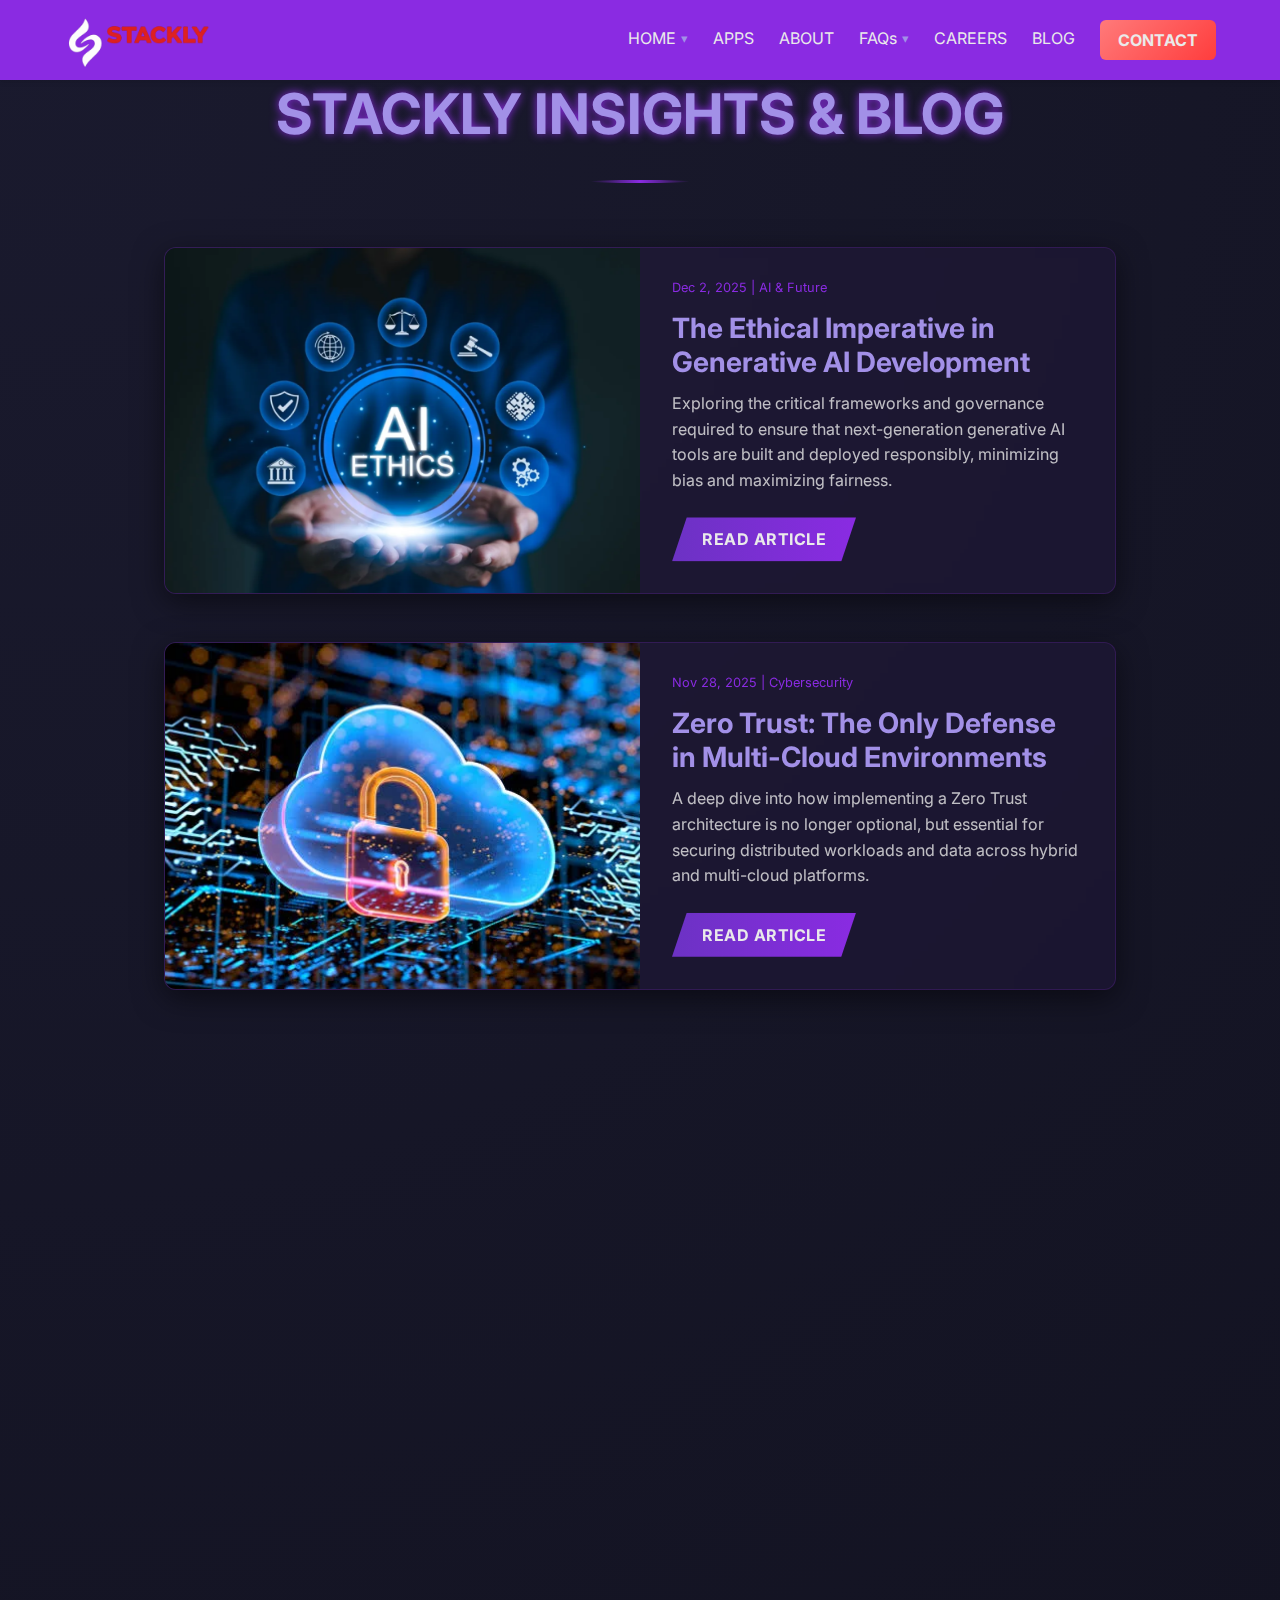
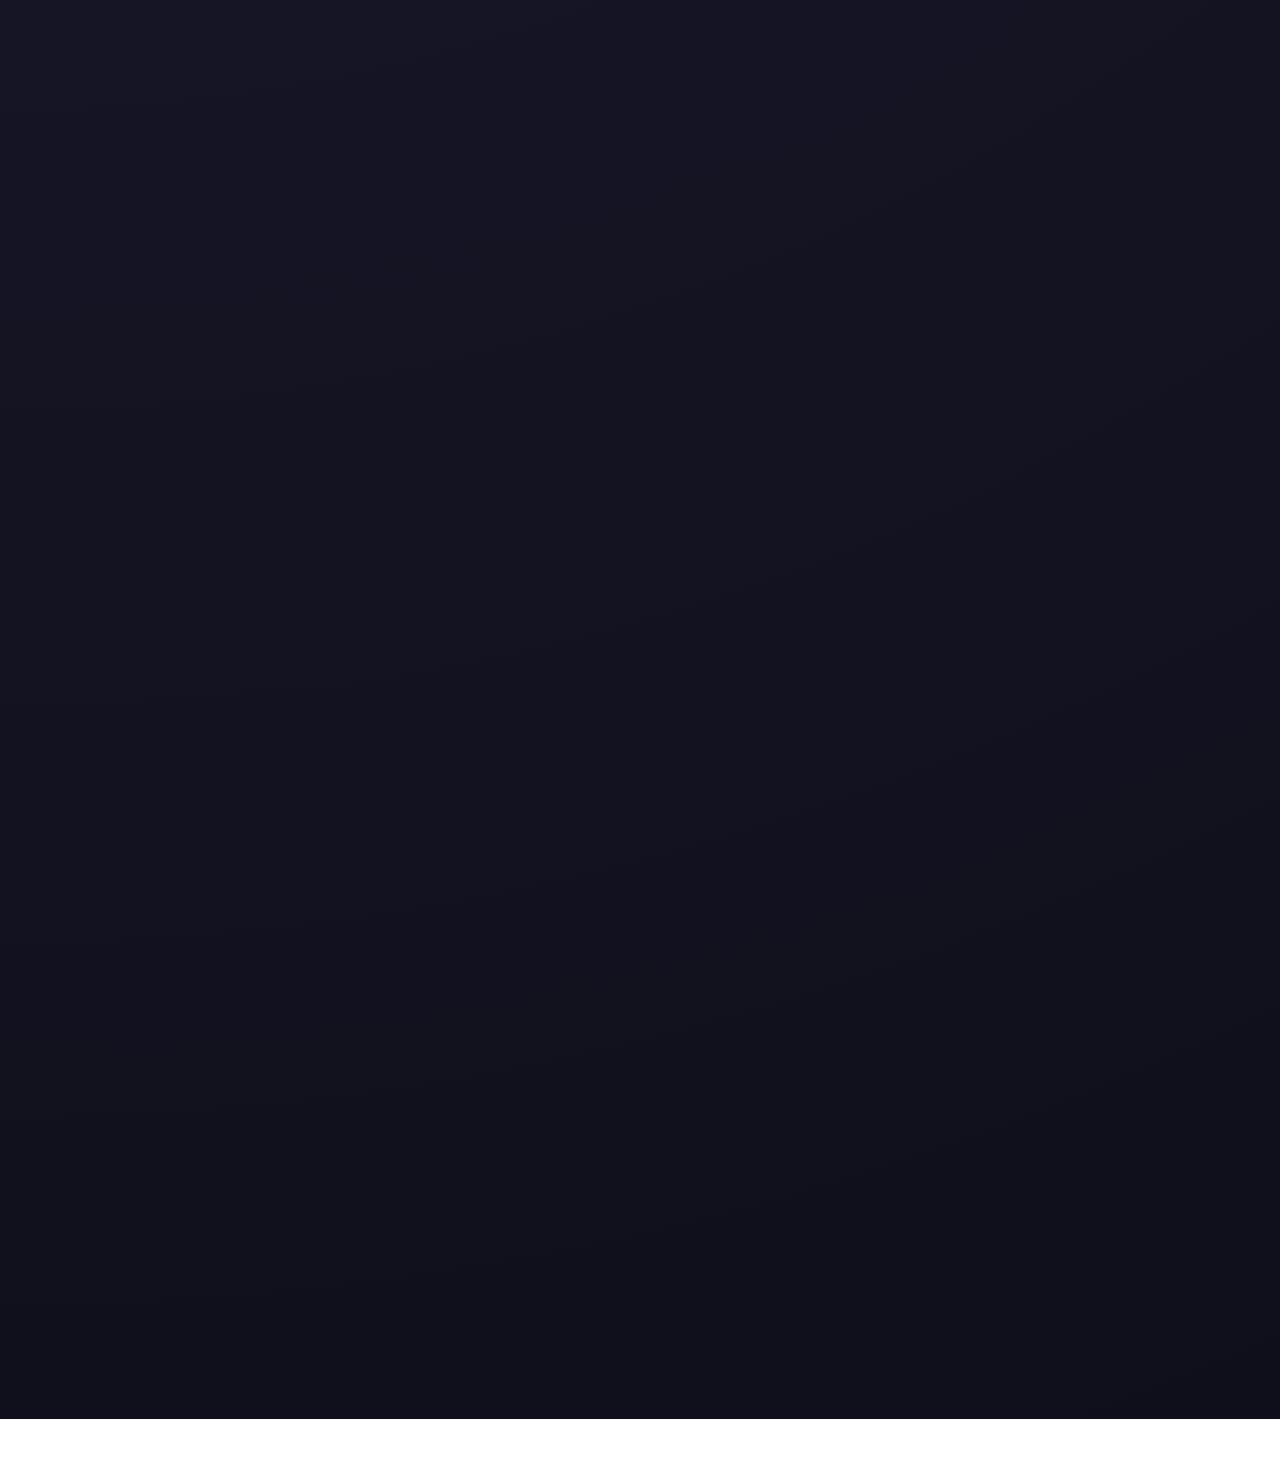
<file: blog2.html>
<!DOCTYPE html>
<html lang="en">
  <head>
    <meta charset="UTF-8" />
    <meta name="viewport" content="width=device-width, initial-scale=1.0" />
    <title>Stackly | Modern Tech Blog</title>
    <link
      href="https://fonts.googleapis.com/css2?family=Inter:wght@300;400;600;700&display=swap"
      rel="stylesheet"
    />
    <link rel="stylesheet" href="./blog2.css" />
  </head>
  <body>
    <header class="header">
      <a href="./home2.html" class="logo-link">
        <div class="logo-img"><img src="./files/logo.webp" alt="" /></div>
      </a>

      <!-- Desktop Navigation -->
      <nav class="nav-links-desktop" aria-label="Main Navigation Desktop">
        <ul class="nav-list-desktop">
          <li class="nav-item-desktop" aria-haspopup="true">
            <a href="./home2.html" class="nav-link-desktop">HOME</a>
            <ul class="dropdown-desktop">
              <li><a href="./index.html">HOME1</a></li>
            </ul>
          </li>
          <li class="nav-item-desktop">
            <a href="./product.html" class="nav-link-desktop">APPS</a>
          </li>
          <li class="nav-item-desktop">
            <a href="./about2.html" class="nav-link-desktop">ABOUT</a>
          </li>
          <li class="nav-item-desktop" aria-haspopup="true">
            <a href="./faq.html" class="nav-link-desktop">FAQs</a>
            <!-- <ul class="dropdown-desktop">
              <li><a href="./about2.html">About US</a></li>
              <li><a href="./career.html">CAREERS</a></li>
            </ul> -->
          </li>
          <li class="nav-item-desktop">
            <a href="./career.html" class="nav-link-desktop">CAREERS</a>
          </li>
          <li class="nav-item-desktop">
            <a href="./blog2.html" class="nav-link-desktop">BLOG</a>
          </li>
          <li class="nav-item-desktop shop-btn-desktop">
            <a href="./contact2.html" class="shop-btn-link">CONTACT</a>
          </li>
        </ul>
      </nav>

      <!-- Mobile Menu Toggle Button -->
      <button
        class="menu-toggle"
        aria-controls="mobile-menu"
        aria-expanded="false"
        aria-label="Toggle Navigation"
      >
        <span class="menu-toggle-line"></span>
        <span class="menu-toggle-line"></span>
        <span class="menu-toggle-line"></span>
      </button>
    </header>
    <!-- Mobile Slide-in Navigation -->
    <nav id="mobile-menu" class="nav-mobile" aria-label="Mobile Navigation">
      <ul class="nav-list-mobile">
        <li class="nav-item-mobile">
          <a
            class="nav-link-mobile dropdown-toggle"
            data-dropdown="home-dropdown"
            role="button"
            aria-expanded="false"
            aria-controls="home-dropdown"
            href="./home2.html"
          >
            HOME
            <span class="dropdown-arrow"></span>
          </a>
          <ul id="home-dropdown" class="dropdown-mobile">
            <li><a href="./index.html">HOME1</a></li>
          </ul>
        </li>

        <li class="nav-item-mobile">
          <a href="./product.html" class="nav-link-mobile">APPS</a>
        </li>

        <li class="nav-item-mobile">
          <a href="./about2.html" class="nav-link-mobile">ABOUT</a>
        </li>

        <li class="nav-item-mobile">
          <a
            class="nav-link-mobile dropdown-toggle"
            data-dropdown="about-dropdown"
            role="button"
            aria-expanded="false"
            aria-controls="about-dropdown"
            href="./faq.html"
          >
            FAQs
            <!-- <span class="dropdown-arrow"></span> -->
          </a>
          <!-- <ul id="about-dropdown" class="dropdown-mobile">
            <li><a href="./about2.html">About US</a></li>
            <li><a href="./career.html">CAREERS</a></li>
          </ul> -->
        </li>

        <li class="nav-item-mobile">
          <a href="./career.html" class="nav-link-mobile">CAREERS</a>
        </li>

        <li class="nav-item-mobile">
          <a href="./blog2.html" class="nav-link-mobile">BLOG</a>
        </li>
        <li class="nav-item-mobile">
          <a href="./contact2.html" class="shop-btn-mobile">CONTACT</a>
        </li>
      </ul>
    </nav>
    <!-- Overlay for closing the mobile menu -->
    <div class="overlay"></div>
    <!-- Main Content Wrapper -->
    <main>
      <div class="container">
        <h1 class="animate-slide-in">STACKLY INSIGHTS & BLOG</h1>
        <div class="separator animate-slide-in" data-delay="100"></div>

        <section class="blog-list">
          <!-- Card 1: Image Left (Default) -->
          <article class="blog-card animate-slide-in" data-delay="200">
            <div class="card-media">
              <img
                src="./files/b1.webp"
                alt="Abstract image representing AI Ethics"
              />
            </div>
            <div class="card-details">
              <div>
                <div class="card-meta">Dec 2, 2025 | AI & Future</div>
                <h3>The Ethical Imperative in Generative AI Development</h3>
                <p>
                  Exploring the critical frameworks and governance required to
                  ensure that next-generation generative AI tools are built and
                  deployed responsibly, minimizing bias and maximizing fairness.
                </p>
              </div>
              <a href="./404.html" class="read-more-btn">Read Article</a>
            </div>
          </article>

          <!-- Card 2: Image Left (Now aligned) -->
          <article class="blog-card animate-slide-in" data-delay="300">
            <div class="card-media">
              <img
                src="./files/b2.webp"
                alt="Abstract image representing Cloud Security"
              />
            </div>
            <div class="card-details">
              <div>
                <div class="card-meta">Nov 28, 2025 | Cybersecurity</div>
                <h3>
                  Zero Trust: The Only Defense in Multi-Cloud Environments
                </h3>
                <p>
                  A deep dive into how implementing a Zero Trust architecture is
                  no longer optional, but essential for securing distributed
                  workloads and data across hybrid and multi-cloud platforms.
                </p>
              </div>
              <a href="./404.html" class="read-more-btn">Read Article</a>
            </div>
          </article>

          <!-- Card 3: Image Left (Now aligned) -->
          <article class="blog-card animate-slide-in" data-delay="400">
            <div class="card-media">
              <img
                src="./files/b3.webp"
                alt="Abstract image representing Blockchain Technology"
              />
            </div>
            <div class="card-details">
              <div>
                <div class="card-meta">Nov 15, 2025 | Fintech</div>
                <h3>Blockchain Beyond Crypto: Enterprise Use Cases</h3>
                <p>
                  Analyzing practical, non-currency applications of distributed
                  ledger technology (DLT) in supply chain, healthcare, and
                  digital identity management for large enterprises.
                </p>
              </div>
              <a href="./404.html" class="read-more-btn">Read Article</a>
            </div>
          </article>

          <!-- Card 4: Image Left (Now aligned) -->
          <article class="blog-card animate-slide-in" data-delay="500">
            <div class="card-media">
              <img
                src="./files/b4.webp"
                alt="Abstract image representing DevOps pipeline"
              />
            </div>
            <div class="card-details">
              <div>
                <div class="card-meta">Oct 30, 2025 | Development</div>
                <h3>GitOps and the Future of Infrastructure as Code</h3>
                <p>
                  How adopting GitOps principles streamlines software delivery,
                  enhances observability, and standardizes deployment processes
                  across diverse development teams.
                </p>
              </div>
              <a href="./404.html" class="read-more-btn">Read Article</a>
            </div>
          </article>

          <!-- Card 5: Image Left (Default) -->
          <article class="blog-card animate-slide-in" data-delay="600">
            <div class="card-media">
              <img
                src="./files/b5.webp"
                alt="Abstract image representing Quantum Computing"
              />
            </div>
            <div class="card-details">
              <div>
                <div class="card-meta">Oct 10, 2025 | Research</div>
                <h3>
                  Demystifying Qubit Stability for Enterprise Applications
                </h3>
                <p>
                  An accessible guide to the current challenges in quantum
                  computing, focusing on achieving stable qubits and predicting
                  the timeline for commercial viability.
                </p>
              </div>
              <a href="./404.html" class="read-more-btn">Read Article</a>
            </div>
          </article>

          <!-- Card 6: Image Left (Now aligned) -->
          <article class="blog-card animate-slide-in" data-delay="700">
            <div class="card-media">
              <img
                src="./files/b6.webp"
                alt="Abstract image representing UX/UI Design"
              />
            </div>
            <div class="card-details">
              <div>
                <div class="card-meta">Sep 25, 2025 | Design & Strategy</div>
                <h3>The ROI of a Proactive UX Audit</h3>
                <p>
                  Understanding why investing in frequent, comprehensive UX
                  audits translates directly into improved user retention,
                  conversion rates, and reduced support costs for digital
                  products.
                </p>
              </div>
              <a href="./404.html" class="read-more-btn">Read Article</a>
            </div>
          </article>
        </section>
      </div>
    </main>
    <footer class="main-footer" id="mainFooter">
      <div class="container">
        <div class="footer-grid">
          <!-- 1. Logo Section -->
          <div class="footer-section footer-logo">
            <img
              src="./files/logo.webp"
              alt="Stackly Company Logo Placeholder"
            />
            <p>
              Architecting the future of secure, intelligent enterprise.
              Engineering excellence since 2013.
            </p>
            <div class="social-icons">
              <a href="./404.html" aria-label="Facebook"
                ><i class="fab fa-facebook-f"></i
              ></a>
              <a href="./404.html" aria-label="Twitter"
                ><i class="fab fa-twitter"></i
              ></a>
              <a href="./404.html" aria-label="Instagram"
                ><i class="fab fa-instagram"></i
              ></a>
              <a href="./404.html" aria-label="LinkedIn"
                ><i class="fab fa-linkedin-in"></i
              ></a>
            </div>
          </div>

          <!-- 2. Quick Links -->
          <div class="footer-section quick-links">
            <h4>Quick Links</h4>
            <ul>
              <li><a href="./home2.html">Home</a></li>
              <li><a href="./about2.html">About Us</a></li>
              <!-- <li><a href="#">Services</a></li> -->
              <li><a href="./product.html">Products</a></li>
              <li><a href="./career.html">Careers</a></li>
              <li><a href="./faq.html">FAQ</a></li>
              <li><a href="./contact2.html">Contact</a></li>
            </ul>
          </div>

          <!-- 3. Company Address -->
          <div class="footer-section company-address">
            <h4>Global HQ</h4>
            <p>
              <span style="font-family: Arial, sans-serif">&#9993;</span>
              info@stackly.com
            </p>
            <p>
              <span style="font-family: Arial, sans-serif">&#9742;</span>
              +1 (555) 123-STACK
            </p>
            <p>
              <span style="font-family: Arial, sans-serif">&#127984;</span>
              120 Broadway, Suite 300, New York, NY 10271
            </p>
          </div>

          <!-- 5. Newsletter Subscription Form -->
          <div class="footer-section newsletter-form">
            <h4>Stay Ahead of the Curve</h4>
            <form action="./404.html">
              <input
                type="email"
                placeholder="Enter your email address"
                required
                id="newsletterEmail"
              />
              <button type="submit">Subscribe</button>
            </form>
            <p
              id="subscribe-status"
              style="
                font-size: 0.85rem;
                margin-top: 10px;
                color: var(--accent-light);
              "
            ></p>
          </div>
        </div>

        <div class="footer-bottom">
          &copy; 2025 Stackly Technologies. All Rights Reserved.
        </div>
      </div>
    </footer>
    <script src="./nav2.js"></script>
    <script src="./footer2.js"></script>
    <script>
      document.addEventListener("DOMContentLoaded", () => {
        // --- 1. Intersection Observer for Slide-In Animations ---

        const observerOptions = {
          root: null,
          rootMargin: "0px",
          threshold: 0.15 /* Trigger animation when 15% of element is visible */,
        };

        const observer = new IntersectionObserver((entries, observer) => {
          entries.forEach((entry) => {
            if (entry.isIntersecting) {
              const delay = entry.target.getAttribute("data-delay") || 0;

              // Apply animated class after a short delay
              setTimeout(() => {
                entry.target.classList.add("animated");
                observer.unobserve(entry.target);
              }, delay);
            }
          });
        }, observerOptions);

        // Apply observer to all elements with the animation class
        document.querySelectorAll(".animate-slide-in").forEach((el) => {
          observer.observe(el);
        });
      });
    </script>
  </body>
</html>
</file>
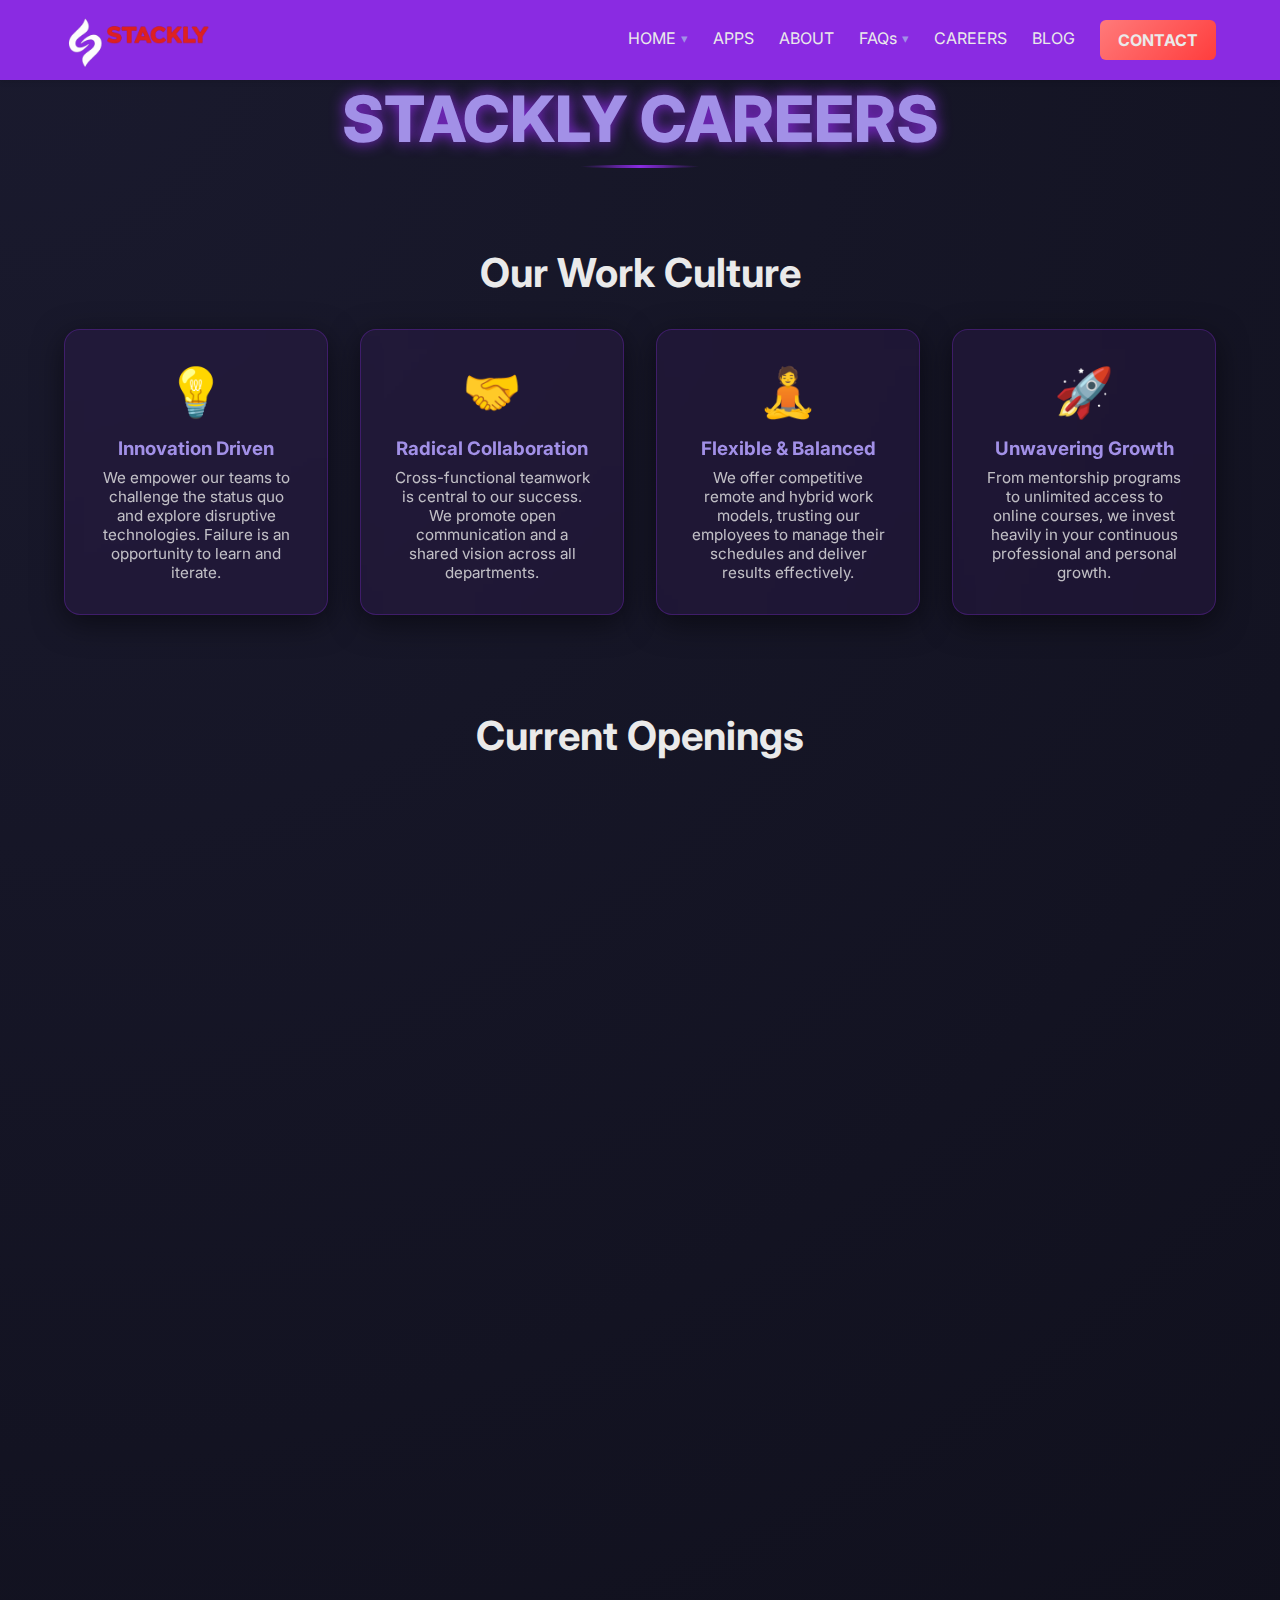
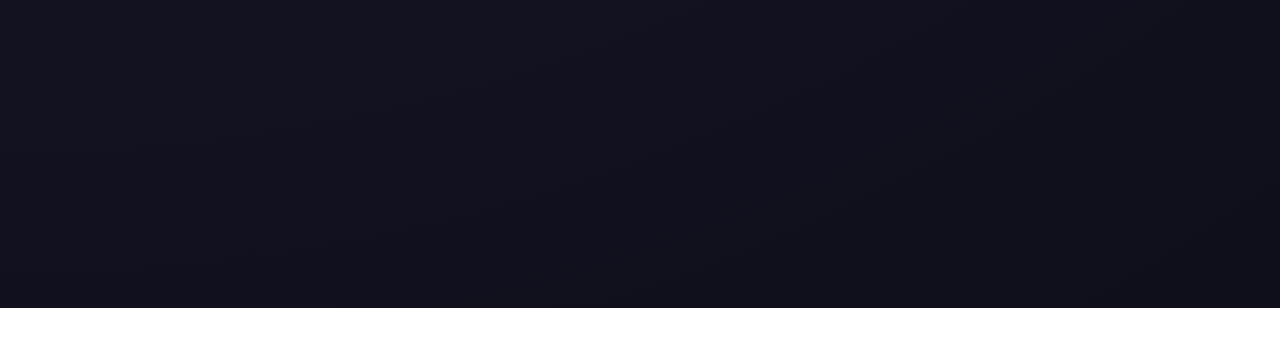
<file: career.html>
<!DOCTYPE html>
<html lang="en">
  <head>
    <meta charset="UTF-8" />
    <meta name="viewport" content="width=device-width, initial-scale=1.0" />
    <title>Stackly | Careers & Culture</title>
    <link
      href="https://fonts.googleapis.com/css2?family=Inter:wght@300;400;600;700;800&display=swap"
      rel="stylesheet"
    />
    <link rel="stylesheet" href="./career.css" />
  </head>
  <body>
    <header class="header">
      <a href="./home2.html" class="logo-link">
        <div class="logo-img"><img src="./files/logo.webp" alt="" /></div>
      </a>

      <!-- Desktop Navigation -->
      <nav class="nav-links-desktop" aria-label="Main Navigation Desktop">
        <ul class="nav-list-desktop">
          <li class="nav-item-desktop" aria-haspopup="true">
            <a href="./home2.html" class="nav-link-desktop">HOME</a>
            <ul class="dropdown-desktop">
              <li><a href="./index.html">HOME1</a></li>
            </ul>
          </li>
          <li class="nav-item-desktop">
            <a href="./product.html" class="nav-link-desktop">APPS</a>
          </li>
          <li class="nav-item-desktop">
            <a href="./about2.html" class="nav-link-desktop">ABOUT</a>
          </li>
          <li class="nav-item-desktop" aria-haspopup="true">
            <a href="./faq.html" class="nav-link-desktop">FAQs</a>
            <!-- <ul class="dropdown-desktop">
              <li><a href="./about2.html">About US</a></li>
              <li><a href="./career.html">CAREERS</a></li>
            </ul> -->
          </li>
          <li class="nav-item-desktop">
            <a href="./career.html" class="nav-link-desktop">CAREERS</a>
          </li>
          <li class="nav-item-desktop">
            <a href="./blog2.html" class="nav-link-desktop">BLOG</a>
          </li>
          <li class="nav-item-desktop shop-btn-desktop">
            <a href="./contact2.html" class="shop-btn-link">CONTACT</a>
          </li>
        </ul>
      </nav>

      <!-- Mobile Menu Toggle Button -->
      <button
        class="menu-toggle"
        aria-controls="mobile-menu"
        aria-expanded="false"
        aria-label="Toggle Navigation"
      >
        <span class="menu-toggle-line"></span>
        <span class="menu-toggle-line"></span>
        <span class="menu-toggle-line"></span>
      </button>
    </header>
    <!-- Mobile Slide-in Navigation -->
    <nav id="mobile-menu" class="nav-mobile" aria-label="Mobile Navigation">
      <ul class="nav-list-mobile">
        <li class="nav-item-mobile">
          <a
            class="nav-link-mobile dropdown-toggle"
            data-dropdown="home-dropdown"
            role="button"
            aria-expanded="false"
            aria-controls="home-dropdown"
            href="./home2.html"
          >
            HOME
            <span class="dropdown-arrow"></span>
          </a>
          <ul id="home-dropdown" class="dropdown-mobile">
            <li><a href="./index.html">HOME1</a></li>
          </ul>
        </li>

        <li class="nav-item-mobile">
          <a href="./product.html" class="nav-link-mobile">APPS</a>
        </li>

        <li class="nav-item-mobile">
          <a href="./about2.html" class="nav-link-mobile">ABOUT</a>
        </li>

        <li class="nav-item-mobile">
          <a
            class="nav-link-mobile dropdown-toggle"
            data-dropdown="about-dropdown"
            role="button"
            aria-expanded="false"
            aria-controls="about-dropdown"
            href="./faq.html"
          >
            FAQs
            <!-- <span class="dropdown-arrow"></span> -->
          </a>
          <!-- <ul id="about-dropdown" class="dropdown-mobile">
            <li><a href="./about2.html">About US</a></li>
            <li><a href="./career.html">CAREERS</a></li>
          </ul> -->
        </li>

        <li class="nav-item-mobile">
          <a href="./career.html" class="nav-link-mobile">CAREERS</a>
        </li>

        <li class="nav-item-mobile">
          <a href="./blog2.html" class="nav-link-mobile">BLOG</a>
        </li>
        <li class="nav-item-mobile">
          <a href="./contact2.html" class="shop-btn-mobile">CONTACT</a>
        </li>
      </ul>
    </nav>
    <!-- Overlay for closing the mobile menu -->
    <div class="overlay"></div>
    <!-- Main Content Wrapper -->
    <main>
      <div class="container">
        <h1 class="animate-slide-up">STACKLY CAREERS</h1>
        <div class="separator animate-slide-up" data-delay="100"></div>

        <!-- Section 1: Work Culture -->
        <section>
          <h2 class="animate-slide-up" data-delay="200">Our Work Culture</h2>
          <div class="culture-grid">
            <div class="culture-card animate-slide-up" data-delay="300">
              <span class="culture-card-icon">💡</span>
              <h3>Innovation Driven</h3>
              <p>
                We empower our teams to challenge the status quo and explore
                disruptive technologies. Failure is an opportunity to learn and
                iterate.
              </p>
            </div>
            <div class="culture-card animate-slide-up" data-delay="400">
              <span class="culture-card-icon">🤝</span>
              <h3>Radical Collaboration</h3>
              <p>
                Cross-functional teamwork is central to our success. We promote
                open communication and a shared vision across all departments.
              </p>
            </div>
            <div class="culture-card animate-slide-up" data-delay="500">
              <span class="culture-card-icon">🧘</span>
              <h3>Flexible & Balanced</h3>
              <p>
                We offer competitive remote and hybrid work models, trusting our
                employees to manage their schedules and deliver results
                effectively.
              </p>
            </div>
            <div class="culture-card animate-slide-up" data-delay="600">
              <span class="culture-card-icon">🚀</span>
              <h3>Unwavering Growth</h3>
              <p>
                From mentorship programs to unlimited access to online courses,
                we invest heavily in your continuous professional and personal
                growth.
              </p>
            </div>
          </div>
        </section>

        <!-- Section 2: Current Openings -->
        <section>
          <h2 class="animate-slide-up" data-delay="700">Current Openings</h2>
          <div class="job-list">
            <!-- Job Card 1 -->
            <article class="job-card animate-slide-up" data-delay="800">
              <div class="job-details">
                <h3>Senior Full Stack Developer (React/Node)</h3>
                <p class="job-description">
                  Lead the development of scalable, high-performance web
                  applications, working across the entire software development
                  life cycle.
                </p>
                <div class="job-meta">
                  <span>📍 Location: New York, USA</span>
                  <span>|</span>
                  <span>⚙️ Experience: 5+ Years</span>
                </div>
              </div>
              <a href="./404.html" class="apply-btn">Apply Now</a>
            </article>

            <!-- Job Card 2 -->
            <article class="job-card animate-slide-up" data-delay="900">
              <div class="job-details">
                <h3>Cloud Security Architect (Azure/GCP)</h3>
                <p class="job-description">
                  Design and implement robust security protocols and compliance
                  standards for our multi-cloud infrastructure and services.
                </p>
                <div class="job-meta">
                  <span>📍 Location: London, UK</span>
                  <span>|</span>
                  <span>⚙️ Experience: 8+ Years</span>
                </div>
              </div>
              <a href="./404.html" class="apply-btn">Apply Now</a>
            </article>

            <!-- Job Card 3 -->
            <article class="job-card animate-slide-up" data-delay="1000">
              <div class="job-details">
                <h3>Data Science Intern</h3>
                <p class="job-description">
                  Assist the Data team in building predictive models and
                  analyzing large datasets to drive strategic business
                  decisions.
                </p>
                <div class="job-meta">
                  <span>📍 Location: Singapore</span>
                  <span>|</span>
                  <span>⚙️ Experience: Entry Level</span>
                </div>
              </div>
              <a href="./404.html" class="apply-btn">Apply Now</a>
            </article>

            <!-- Job Card 4 -->
            <article class="job-card animate-slide-up" data-delay="1100">
              <div class="job-details">
                <h3>UX/UI Product Designer</h3>
                <p class="job-description">
                  Create intuitive, aesthetically pleasing user interfaces and
                  experiences for our enterprise software suite.
                </p>
                <div class="job-meta">
                  <span>📍 Location: Remote (Europe)</span>
                  <span>|</span>
                  <span>⚙️ Experience: 3+ Years</span>
                </div>
              </div>
              <a href="./404.html" class="apply-btn">Apply Now</a>
            </article>
          </div>
        </section>
      </div>
    </main>
    <footer class="main-footer" id="mainFooter">
      <div class="container">
        <div class="footer-grid">
          <!-- 1. Logo Section -->
          <div class="footer-section footer-logo">
            <img
              src="./files/logo.webp"
              alt="Stackly Company Logo Placeholder"
            />
            <p>
              Architecting the future of secure, intelligent enterprise.
              Engineering excellence since 2013.
            </p>
            <div class="social-icons">
              <a href="./404.html" aria-label="Facebook"
                ><i class="fab fa-facebook-f"></i
              ></a>
              <a href="./404.html" aria-label="Twitter"
                ><i class="fab fa-twitter"></i
              ></a>
              <a href="./404.html" aria-label="Instagram"
                ><i class="fab fa-instagram"></i
              ></a>
              <a href="./404.html" aria-label="LinkedIn"
                ><i class="fab fa-linkedin-in"></i
              ></a>
            </div>
          </div>

          <!-- 2. Quick Links -->
          <div class="footer-section quick-links">
            <h4>Quick Links</h4>
            <ul>
              <li><a href="./home2.html">Home</a></li>
              <li><a href="./about2.html">About Us</a></li>
              <!-- <li><a href="#">Services</a></li> -->
              <li><a href="./product.html">Products</a></li>
              <li><a href="./career.html">Careers</a></li>
              <li><a href="./faq.html">FAQ</a></li>
              <li><a href="./contact2.html">Contact</a></li>
            </ul>
          </div>

          <!-- 3. Company Address -->
          <div class="footer-section company-address">
            <h4>Global HQ</h4>
            <p>
              <span style="font-family: Arial, sans-serif">&#9993;</span>
              info@stackly.com
            </p>
            <p>
              <span style="font-family: Arial, sans-serif">&#9742;</span>
              +1 (555) 123-STACK
            </p>
            <p>
              <span style="font-family: Arial, sans-serif">&#127984;</span>
              120 Broadway, Suite 300, New York, NY 10271
            </p>
          </div>

          <!-- 5. Newsletter Subscription Form -->
          <div class="footer-section newsletter-form">
            <h4>Stay Ahead of the Curve</h4>
            <form action="./404.html">
              <input
                type="email"
                placeholder="Enter your email address"
                required
                id="newsletterEmail"
              />
              <button type="submit">Subscribe</button>
            </form>
            <p
              id="subscribe-status"
              style="
                font-size: 0.85rem;
                margin-top: 10px;
                color: var(--accent-light);
              "
            ></p>
          </div>
        </div>

        <div class="footer-bottom">
          &copy; 2025 Stackly Technologies. All Rights Reserved.
        </div>
      </div>
    </footer>
    <script src="./nav2.js"></script>
    <script src="./footer2.js"></script>
    <script>
      document.addEventListener("DOMContentLoaded", () => {
        // --- Intersection Observer for Scroll Reveal Animations ---

        const observerOptions = {
          root: null,
          rootMargin: "0px",
          threshold: 0.1 /* Trigger animation when 10% of element is visible */,
        };

        const observer = new IntersectionObserver((entries, observer) => {
          entries.forEach((entry) => {
            if (entry.isIntersecting) {
              const delay = entry.target.getAttribute("data-delay") || 0;

              // Apply animated class after a short delay
              setTimeout(() => {
                entry.target.classList.add("animated");
                observer.unobserve(entry.target);
              }, delay);
            }
          });
        }, observerOptions);

        // Apply observer to all elements with the animation class
        document.querySelectorAll(".animate-slide-up").forEach((el) => {
          observer.observe(el);
        });
      });
    </script>
  </body>
</html>
</file>
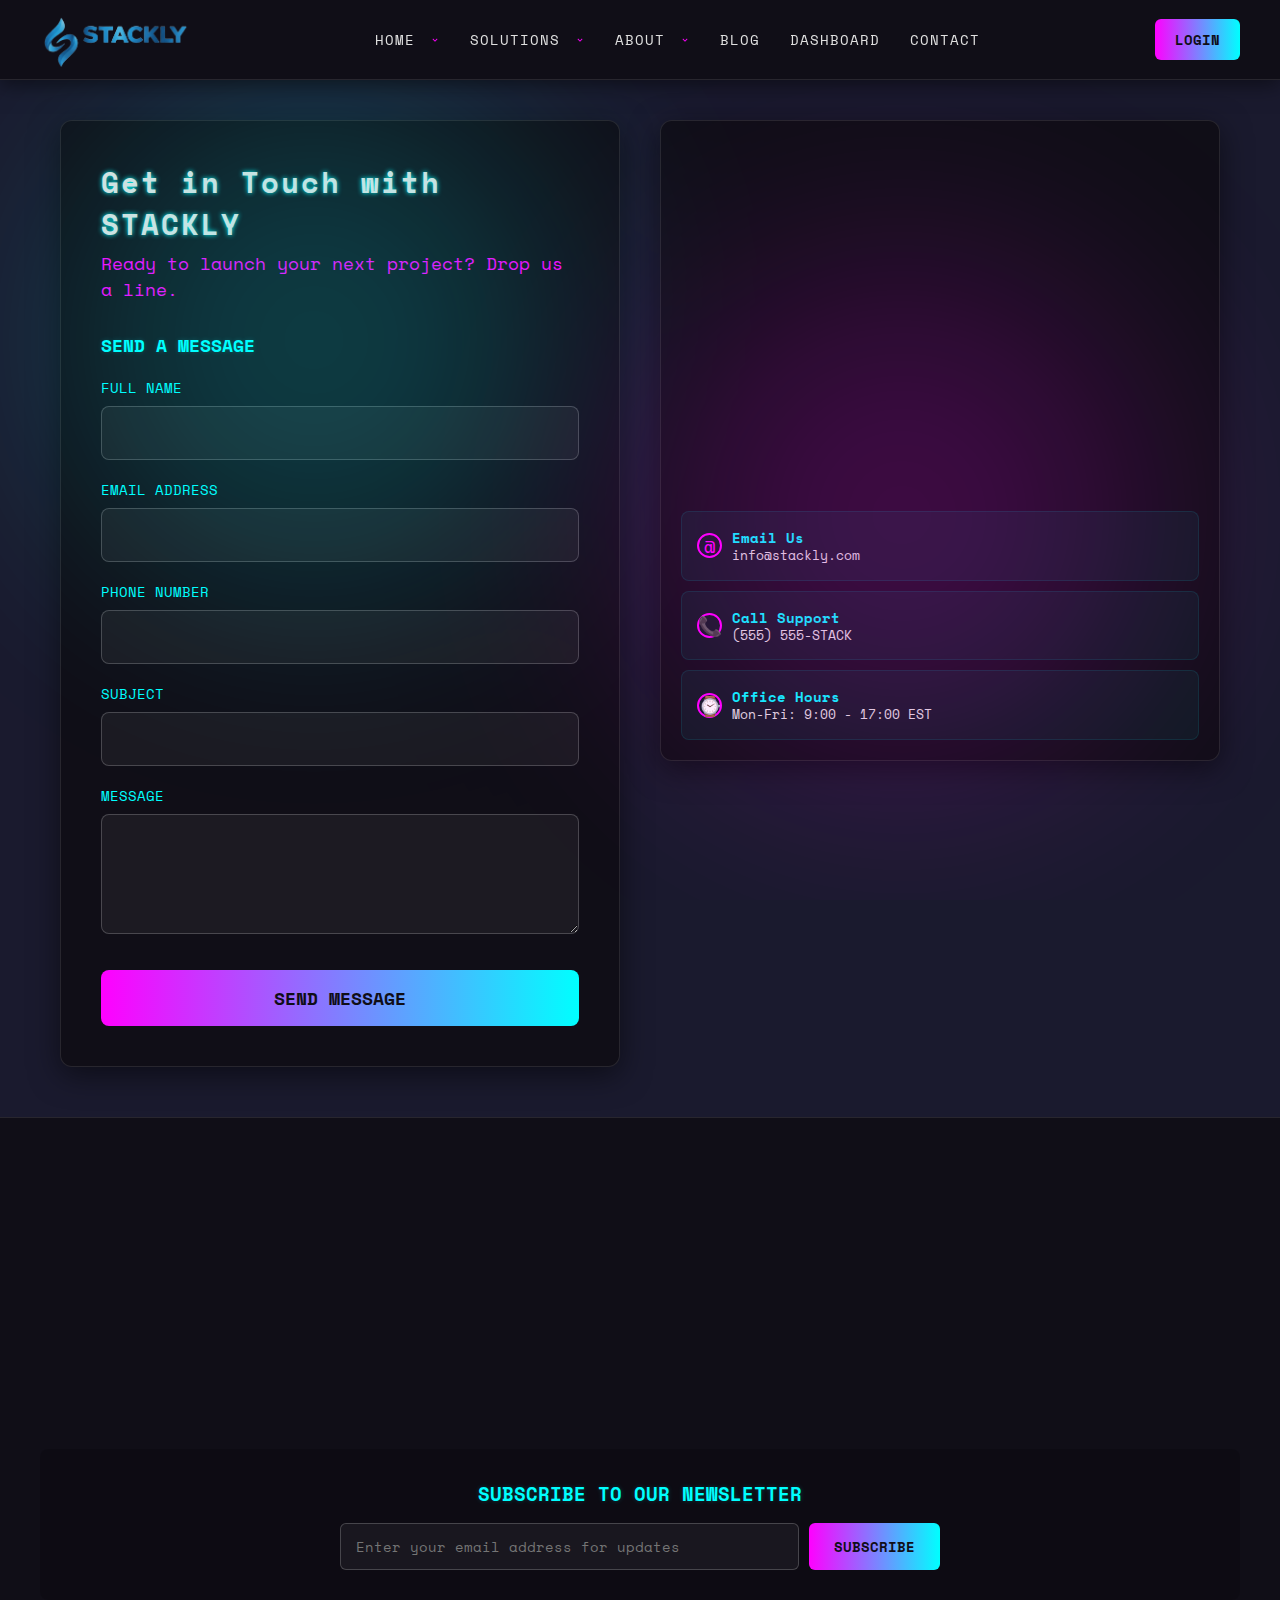
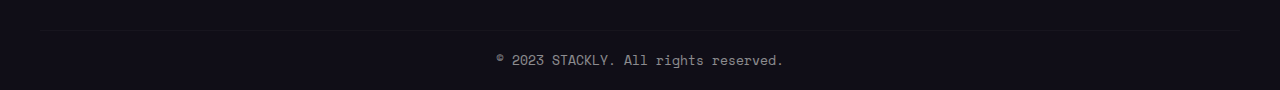
<file: contact.html>
<!DOCTYPE html>
<html lang="en">
  <head>
    <meta charset="UTF-8" />
    <meta name="viewport" content="width=device-width, initial-scale=1.0" />
    <title>Contact STACKLY - Get In Touch</title>
    <!-- Use a modern, technical-looking font from Google Fonts -->
    <link
      href="https://fonts.googleapis.com/css2?family=Space+Mono:wght@400;700&display=swap"
      rel="stylesheet"
    />
    <link rel="stylesheet" href="./contact.css" />
  </head>
  <body>
    <nav class="navbar" id="navbar">
      <!-- Logo and Branding -->
      <a href="./index.html" class="logo-container">
        <!-- FIX: Using a simple data URI for a tiny blue square to prevent 404 error -->
        <img src="./asstes/logo.webp" alt="STACKLY Logo" class="logo-img" />
      </a>

      <!-- Desktop Navigation Links -->
      <ul class="nav-links">
        <!-- HOME (With Dropdown HOME2) -->
        <li class="nav-item dropdown" data-dropdown-id="home">
          <div class="nav-link-group">
            <a href="./index.html" class="nav-link">HOME</a>
            <button class="dropdown-toggle" data-toggle-id="home">
              <!-- Chevron Down SVG -->
              <svg viewBox="0 0 24 24" width="10" height="10">
                <path
                  d="M7.41 8.59L12 13.17l4.59-4.58L18 10l-6 6-6-6 1.41-1.41z"
                />
              </svg>
            </button>
          </div>
          <div class="dropdown-content">
            <a href="./home2.html">HOME2</a>
          </div>
        </li>

        <!-- SOLUTIONS -->
        <li class="nav-item dropdown" data-dropdown-id="solutions">
          <div class="nav-link-group">
            <a href="./sol.html" class="nav-link">SOLUTIONS</a>
            <button class="dropdown-toggle" data-toggle-id="solutions">
              <!-- Chevron Down SVG -->
              <svg viewBox="0 0 24 24" width="10" height="10">
                <path
                  d="M7.41 8.59L12 13.17l4.59-4.58L18 10l-6 6-6-6 1.41-1.41z"
                />
              </svg>
            </button>
          </div>
          <div class="dropdown-content">
            <a href="./sap.html">SAP</a>
            <a href="./test.html">TESTING</a>
            <a href="./app.html">APP DEVELOPMENT</a>
            <a href="./web.html">WEB DEVELOPMENT</a>
          </div>
        </li>

        <!-- ABOUT -->
        <li class="nav-item dropdown" data-dropdown-id="about">
          <div class="nav-link-group">
            <a href="./about.html" class="nav-link">ABOUT</a>
            <button class="dropdown-toggle" data-toggle-id="about">
              <!-- Chevron Down SVG -->
              <svg viewBox="0 0 24 24" width="10" height="10">
                <path
                  d="M7.41 8.59L12 13.17l4.59-4.58L18 10l-6 6-6-6 1.41-1.41z"
                />
              </svg>
            </button>
          </div>
          <div class="dropdown-content">
            <a href="./about.html">ABOUT US</a>
            <a href="./team.html">TEAM</a>
          </div>
        </li>

        <!-- Simple Links (Desktop) -->
        <li class="nav-item">
          <div class="nav-link-group">
            <a href="./blog.html" class="nav-link">BLOG</a>
          </div>
        </li>
        <li class="nav-item">
          <div class="nav-link-group">
            <a href="./dash.html" class="nav-link">DASHBOARD</a>
          </div>
        </li>
        <li class="nav-item">
          <div class="nav-link-group">
            <a href="./contact.html" class="nav-link">CONTACT</a>
          </div>
        </li>
      </ul>

      <!-- CTA Button -->
      <a href="./login.html" class="cta-button">LOGIN</a>

      <!-- Custom Mobile Hamburger Icon -->
      <div class="hamburger" id="hamburger">
        <span></span>
      </div>

      <!-- Mobile Menu Overlay (Hidden on Desktop) -->
      <div class="mobile-menu-overlay" id="mobile-menu-overlay">
        <ul class="mobile-nav-list">
          <!-- HOME (Mobile) -->
          <li
            class="mobile-nav-item dropdown-mobile"
            data-dropdown-id="home-mobile"
          >
            <div class="mobile-link-group">
              <a href="./index.html" class="mobile-nav-link">HOME</a>
              <button class="dropdown-toggle" data-toggle-id="home-mobile">
                <!-- Chevron Down SVG -->
                <svg viewBox="0 0 24 24" width="15" height="15">
                  <path
                    d="M7.41 8.59L12 13.17l4.59-4.58L18 10l-6 6-6-6 1.41-1.41z"
                  />
                </svg>
              </button>
            </div>
            <ul class="mobile-dropdown-content">
              <li><a href="./home2.html">HOME2</a></li>
            </ul>
          </li>

          <!-- SOLUTIONS (Mobile) -->
          <li
            class="mobile-nav-item dropdown-mobile"
            data-dropdown-id="solutions-mobile"
          >
            <div class="mobile-link-group">
              <a href="./sol.html" class="mobile-nav-link">SOLUTIONS</a>
              <button class="dropdown-toggle" data-toggle-id="solutions-mobile">
                <!-- Chevron Down SVG -->
                <svg viewBox="0 0 24 24" width="15" height="15">
                  <path
                    d="M7.41 8.59L12 13.17l4.59-4.58L18 10l-6 6-6-6 1.41-1.41z"
                  />
                </svg>
              </button>
            </div>
            <ul class="mobile-dropdown-content">
              <li><a href="./sap.html">SAP</a></li>
              <li><a href="./test.html">TESTING</a></li>
              <li><a href="./app.html">APP DEVELOPMENT</a></li>
              <li><a href="./web.html">WEB DEVELOPMENT</a></li>
            </ul>
          </li>

          <!-- ABOUT (Mobile) -->
          <li
            class="mobile-nav-item dropdown-mobile"
            data-dropdown-id="about-mobile"
          >
            <div class="mobile-link-group">
              <a href="./about.html" class="mobile-nav-link">ABOUT</a>
              <button class="dropdown-toggle" data-toggle-id="about-mobile">
                <!-- Chevron Down SVG -->
                <svg viewBox="0 0 24 24" width="15" height="15">
                  <path
                    d="M7.41 8.59L12 13.17l4.59-4.58L18 10l-6 6-6-6 1.41-1.41z"
                  />
                </svg>
              </button>
            </div>
            <ul class="mobile-dropdown-content">
              <li><a href="./about.html">ABOUT US</a></li>
              <li><a href="./team.html">TEAM</a></li>
            </ul>
          </li>

          <!-- Simple Links (Mobile) -->
          <li class="mobile-nav-item">
            <div class="mobile-link-group">
              <a href="./blog.html" class="mobile-nav-link">BLOG</a>
            </div>
          </li>
          <li class="mobile-nav-item">
            <div class="mobile-link-group">
              <a href="./dash.html" class="mobile-nav-link">DASHBOARD</a>
            </div>
          </li>
          <li class="mobile-nav-item">
            <div class="mobile-link-group">
              <a href="./contact.html" class="mobile-nav-link">CONTACT</a>
            </div>
          </li>

          <li class="mobile-nav-item mobile-cta">
            <a
              href="./login.html"
              class="cta-button"
              style="width: 100%; display: block"
              >LOGIN</a
            >
          </li>
        </ul>
      </div>
    </nav>
    <!-- Animated Background -->
    <div class="background-glow">
      <div class="glow-shape glow-1"></div>
      <div class="glow-shape glow-2"></div>
    </div>
    <div class="page-container">
      <!-- page heading -->
      <!-- contact-wrapper -->
      <!-- all main content here -->

      <!-- Main Content Wrapper -->
      <div class="contact-wrapper">
        <!-- Contact Form Section (Left Column) -->
        <div class="contact-info-section">
          <h1 class="logo-text">Get in Touch with STACKLY</h1>
          <p class="intro-text">
            Ready to launch your next project? Drop us a line.
          </p>

          <h2
            class="footer-title"
            style="margin-top: 10px; color: var(--color-neon-blue)"
          >
            Send a Message
          </h2>

          <!-- Contact Form -->
          <form action="./404.html">
            <div class="form-group">
              <label for="fullName">FULL NAME</label>
              <input
                type="text"
                id="fullName"
                name="fullName"
                class="contact-input"
                required
              />
            </div>

            <div class="form-group">
              <label for="email">EMAIL ADDRESS</label>
              <input
                type="email"
                id="email"
                name="email"
                class="contact-input"
                required
              />
            </div>

            <div class="form-group">
              <label for="phone">PHONE NUMBER</label>
              <input type="tel" id="phone" name="phone" class="contact-input" />
            </div>

            <div class="form-group">
              <label for="subject">SUBJECT</label>
              <input
                type="text"
                id="subject"
                name="subject"
                class="contact-input"
                required
              />
            </div>

            <div class="form-group">
              <label for="message">MESSAGE</label>
              <textarea
                id="message"
                name="message"
                class="contact-input"
                required
              ></textarea>
            </div>

            <button type="submit" class="send-button">Send Message</button>
          </form>
        </div>

        <!-- Map and Info Container (Right Column) -->
        <div class="map-and-info-container">
          <!-- Google Map Section (This now contains the iframe, filling the top space) -->
          <div class="map-section">
            <iframe
              src="https://www.google.com/maps/embed?pb=!1m18!1m12!1m3!1d193595.1583091352!2d-74.11976378486008!3d40.6976637486801!2m3!1f0!2f0!3f0!3m2!1i1024!2i768!4f13.1!3m3!1m2!1s0x89c24fa5d33f083b%3A0xc80b8f06e177fe62!2sNew%20York%2C%20NY%2C%20USA!5e0!3m2!1sen!2sca!4v1625064000000!5m2!1sen!2sca"
              allowfullscreen=""
              loading="lazy"
            >
            </iframe>
          </div>

          <!-- Info Boxes (Directly below Map, inside the Right Column container) -->
          <div class="info-boxes">
            <div class="info-box">
              <span class="info-icon">@</span>
              <div class="info-details">
                <strong>Email Us</strong>
                <p>info@stackly.com</p>
              </div>
            </div>
            <div class="info-box">
              <span class="info-icon">📞</span>
              <div class="info-details">
                <strong>Call Support</strong>
                <p>(555) 555-STACK</p>
              </div>
            </div>
            <div class="info-box">
              <span class="info-icon">⌚</span>
              <div class="info-details">
                <strong>Office Hours</strong>
                <p>Mon-Fri: 9:00 - 17:00 EST</p>
              </div>
            </div>
          </div>
        </div>
      </div>
    </div>
    <footer class="site-footer">
      <div class="footer-main-content">
        <!-- 1. Company Logo & Tagline -->
        <div class="footer-section logo-section">
          <a href="./index.html" class="logo-group">
            <!-- Placeholder Logo Image (tiny blue square data URI) --><img
              src="./asstes/logo.webp"
              alt="STACKLY Logo"
              class="logo-img"
            />
          </a>
          <p class="tagline">
            Future-proof solutions for tomorrow's technology landscape.
          </p>
        </div>

        <!-- 2. Quick Links -->
        <div class="footer-section links-section">
          <h3 class="footer-title">Quick Links</h3>
          <ul class="quick-links">
            <li><a href="./index.html">HOME</a></li>
            <li><a href="./sol.html">SOLUTIONS</a></li>
            <li><a href="./about.html">ABOUT</a></li>
            <li><a href="./contact.html">CONTACT</a></li>
            <li><a href="./blog.html">BLOG</a></li>
          </ul>
        </div>

        <!-- 3. Company Address -->
        <div class="footer-section address-section">
          <h3 class="footer-title">Our Hub</h3>
          <div class="address-info">
            <p>STACKLY Technologies HQ</p>
            <p>101 Server Avenue, Cyber City</p>
            <p>90210 Protocol Lane, CA</p>
            <p>info@stackly.com</p>
          </div>
        </div>

        <!-- 4. Follow Us Section -->
        <div class="footer-section social-section">
          <h3 class="footer-title">Follow the Data Stream</h3>
          <div class="social-icons">
            <!-- Facebook SVG (Solid F) --><a
              href="./404.html"
              class="social-link"
              aria-label="Facebook"
            >
              <svg xmlns="http://www.w3.org/2000/svg" viewBox="0 0 24 24">
                <path
                  d="M14 12H17V15H14V24H10V15H7V12H10V9C10 5.484 11.967 4 14.867 4H17V0H14.867C11.16 0 9 2.115 9 6.27V9H7V12H9V24H14V12Z"
                />
              </svg>
            </a>
            <!-- Instagram SVG (Classic Camera/Box) --><a
              href="./404.html"
              class="social-link"
              aria-label="Instagram"
            >
              <svg xmlns="http://www.w3.org/2000/svg" viewBox="0 0 24 24">
                <path
                  d="M7 2H17C19.7614 2 22 4.23858 22 7V17C22 19.7614 19.7614 22 17 22H7C4.23858 22 2 19.7614 2 17V7C2 4.23858 4.23858 2 7 2ZM7 4C5.34315 4 4 5.34315 4 7V17C4 18.6569 5.34315 20 7 20H17C18.6569 20 20 18.6569 20 17V7C20 5.34315 18.6569 4 17 4H7ZM12 7.5C14.4853 7.5 16.5 9.51472 16.5 12C16.5 14.4853 14.4853 16.5 12 16.5C9.51472 16.5 7.5 14.4853 7.5 12C7.5 9.51472 9.51472 7.5 12 7.5ZM12 9.5C10.6193 9.5 9.5 10.6193 9.5 12C9.5 13.3807 10.6193 14.5 12 14.5C13.3807 14.5 14.5 13.3807 14.5 12C14.5 10.6193 13.3807 9.5 12 9.5ZM17.5 6.5C17.5 7.05228 17.0523 7.5 16.5 7.5C15.9477 7.5 15.5 7.05228 15.5 6.5C15.5 5.94772 15.9477 5.5 16.5 5.5C17.0523 5.5 17.5 5.94772 17.5 6.5Z"
                />
              </svg>
            </a>
            <!-- LinkedIn SVG (Standard L) --><a
              href="./404.html"
              class="social-link"
              aria-label="LinkedIn"
            >
              <svg xmlns="http://www.w3.org/2000/svg" viewBox="0 0 24 24">
                <path
                  d="M20 2H4C2.9 2 2 2.9 2 4v16c0 1.1.9 2 2 2h16c1.1 0 2-.9 2-2V4c0-1.1-.9-2-2-2zM8 19H5V8h3v11zm11 0h-3v-4.5c0-1.24-.97-2.25-2.2-2.25-1.24 0-1.8.84-2.22 1.5V19h-3V8h3v1.5c.37-.58 1.05-1.5 2.7-1.5 1.94 0 3.3 1.36 3.3 4.25V19z"
                />
              </svg>
            </a>
            <!-- Twitter SVG (Solid Bird) --><a
              href="./404.html"
              class="social-link"
              aria-label="Twitter"
            >
              <svg xmlns="http://www.w3.org/2000/svg" viewBox="0 0 24 24">
                <path
                  d="M18.9 4.88c-.687.307-1.428.513-2.2.61.792-.472 1.398-1.22 1.683-2.12-.74.437-1.56.75-2.433.92-.7-.745-1.696-1.21-2.798-1.21-2.112 0-3.824 1.712-3.824 3.824 0 .3.033.593.1.874-3.178-.16-5.99-1.68-7.874-4.22-.328.56-.516 1.21-.516 1.91 0 1.326.674 2.502 1.7 3.18-.625-.02-1.21-.19-1.72-.47v.048c0 1.85 1.317 3.39 3.06 3.73-.314.085-.646.13-1.002.13-.243 0-.477-.024-.71-.07.485 1.52 1.897 2.63 3.56 2.66-1.308 1.026-2.95 1.636-4.743 1.636-.308 0-.613-.018-.916-.053 1.69 1.08 3.69 1.716 5.86 1.716 7.03 0 10.86-5.81 10.86-10.86 0-.166-.003-.332-.01-.497.755-.544 1.405-1.22 1.92-2.005z"
                />
              </svg>
            </a>
          </div>
        </div>
      </div>
      <!-- End footer-main-content --><!-- 7. Newsletter Subscription -->
      <div class="newsletter-section">
        <h3 class="footer-title">Subscribe to our Newsletter</h3>
        <form class="subscribe-form" action="./404.html">
          <input
            type="email"
            class="email-input"
            placeholder="Enter your email address for updates"
            required
          />
          <button type="submit" class="subscribe-button">Subscribe</button>
        </form>
      </div>

      <!-- 8. Footer Bottom (Copyright) -->
      <div class="footer-bottom">
        <span>&copy; 2023 STACKLY. All rights reserved.</span>
      </div>
    </footer>
    <script src="./nav.js"></script>
  </body>
</html>
</file>
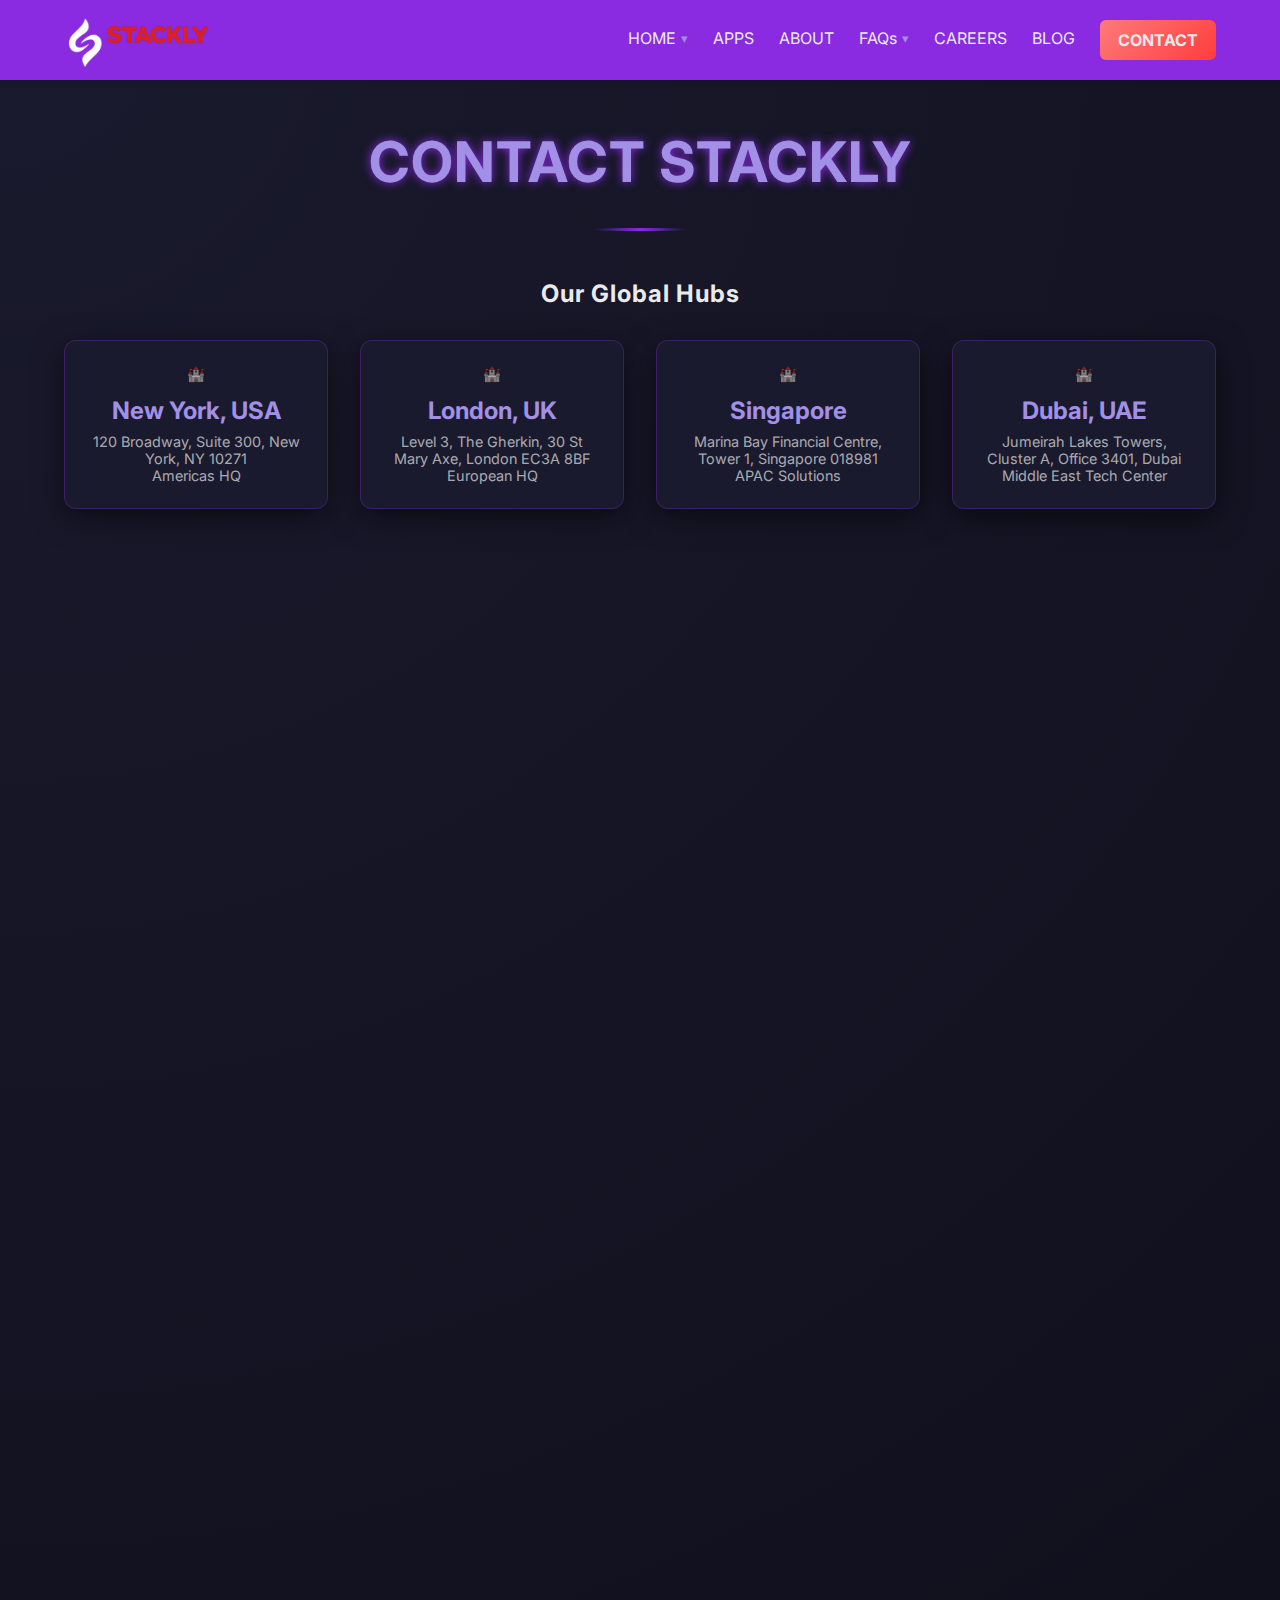
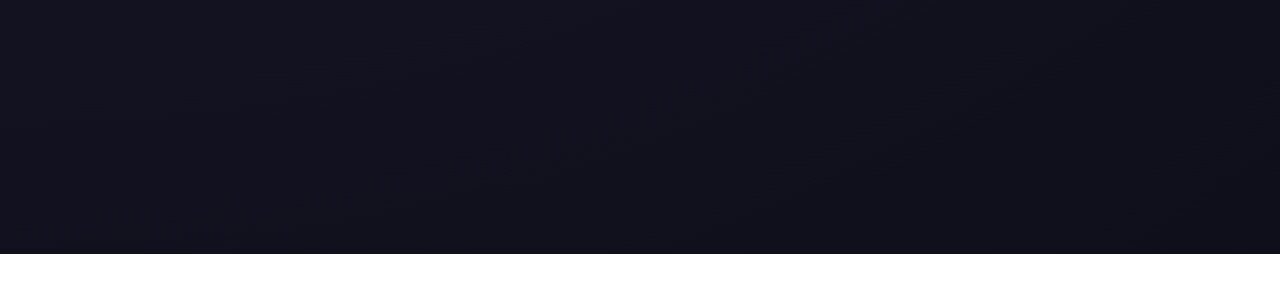
<file: contact2.html>
<!DOCTYPE html>
<html lang="en">
  <head>
    <meta charset="UTF-8" />
    <meta name="viewport" content="width=device-width, initial-scale=1.0" />
    <title>Stackly | Contact Us - Global Solutions</title>
    <link
      href="https://fonts.googleapis.com/css2?family=Inter:wght@300;400;600;700&display=swap"
      rel="stylesheet"
    />
    <link rel="stylesheet" href="./contact2.css" />
  </head>
  <body>
    <header class="header">
      <a href="./home2.html" class="logo-link">
        <div class="logo-img"><img src="./files/logo.webp" alt="" /></div>
      </a>

      <!-- Desktop Navigation -->
      <nav class="nav-links-desktop" aria-label="Main Navigation Desktop">
        <ul class="nav-list-desktop">
          <li class="nav-item-desktop" aria-haspopup="true">
            <a href="./home2.html" class="nav-link-desktop">HOME</a>
            <ul class="dropdown-desktop">
              <li><a href="./index.html">HOME1</a></li>
            </ul>
          </li>
          <li class="nav-item-desktop">
            <a href="./product.html" class="nav-link-desktop">APPS</a>
          </li>
          <li class="nav-item-desktop">
            <a href="./about2.html" class="nav-link-desktop">ABOUT</a>
          </li>
          <li class="nav-item-desktop" aria-haspopup="true">
            <a href="./faq.html" class="nav-link-desktop">FAQs</a>
            <!-- <ul class="dropdown-desktop">
              <li><a href="./about2.html">About US</a></li>
              <li><a href="./career.html">CAREERS</a></li>
            </ul> -->
          </li>
          <li class="nav-item-desktop">
            <a href="./career.html" class="nav-link-desktop">CAREERS</a>
          </li>
          <li class="nav-item-desktop">
            <a href="./blog2.html" class="nav-link-desktop">BLOG</a>
          </li>
          <li class="nav-item-desktop shop-btn-desktop">
            <a href="./contact2.html" class="shop-btn-link">CONTACT</a>
          </li>
        </ul>
      </nav>

      <!-- Mobile Menu Toggle Button -->
      <button
        class="menu-toggle"
        aria-controls="mobile-menu"
        aria-expanded="false"
        aria-label="Toggle Navigation"
      >
        <span class="menu-toggle-line"></span>
        <span class="menu-toggle-line"></span>
        <span class="menu-toggle-line"></span>
      </button>
    </header>
    <!-- Mobile Slide-in Navigation -->
    <nav id="mobile-menu" class="nav-mobile" aria-label="Mobile Navigation">
      <ul class="nav-list-mobile">
        <li class="nav-item-mobile">
          <a
            class="nav-link-mobile dropdown-toggle"
            data-dropdown="home-dropdown"
            role="button"
            aria-expanded="false"
            aria-controls="home-dropdown"
            href="./home2.html"
          >
            HOME
            <span class="dropdown-arrow"></span>
          </a>
          <ul id="home-dropdown" class="dropdown-mobile">
            <li><a href="./index.html">HOME1</a></li>
          </ul>
        </li>

        <li class="nav-item-mobile">
          <a href="./product.html" class="nav-link-mobile">APPS</a>
        </li>

        <li class="nav-item-mobile">
          <a href="./about2.html" class="nav-link-mobile">ABOUT</a>
        </li>

        <li class="nav-item-mobile">
          <a
            class="nav-link-mobile dropdown-toggle"
            data-dropdown="about-dropdown"
            role="button"
            aria-expanded="false"
            aria-controls="about-dropdown"
            href="./faq.html"
          >
            FAQs
            <!-- <span class="dropdown-arrow"></span> -->
          </a>
          <!-- <ul id="about-dropdown" class="dropdown-mobile">
            <li><a href="./about2.html">About US</a></li>
            <li><a href="./career.html">CAREERS</a></li>
          </ul> -->
        </li>

        <li class="nav-item-mobile">
          <a href="./career.html" class="nav-link-mobile">CAREERS</a>
        </li>

        <li class="nav-item-mobile">
          <a href="./blog2.html" class="nav-link-mobile">BLOG</a>
        </li>
        <li class="nav-item-mobile">
          <a href="./contact2.html" class="shop-btn-mobile">CONTACT</a>
        </li>
      </ul>
    </nav>
    <!-- Overlay for closing the mobile menu -->
    <div class="overlay"></div>
    <!-- Main Content Wrapper -->
    <main>
      <div class="container">
        <h1 class="animate-fade-in">CONTACT STACKLY</h1>
        <div class="separator animate-fade-in"></div>

        <!-- Section 1: Global Locations -->
        <h2 class="animate-fade-in" data-delay="200">Our Global Hubs</h2>
        <div class="locations-grid">
          <div class="location-card animate-fade-in" data-delay="400">
            <p class="card-icon">&#127984;</p>
            <h3>New York, USA</h3>
            <p>120 Broadway, Suite 300, New York, NY 10271</p>
            <p>Americas HQ</p>
          </div>
          <div class="location-card animate-fade-in" data-delay="500">
            <p class="card-icon">&#127984;</p>
            <h3>London, UK</h3>
            <p>Level 3, The Gherkin, 30 St Mary Axe, London EC3A 8BF</p>
            <p>European HQ</p>
          </div>
          <div class="location-card animate-fade-in" data-delay="600">
            <p class="card-icon">&#127984;</p>
            <h3>Singapore</h3>
            <p>Marina Bay Financial Centre, Tower 1, Singapore 018981</p>
            <p>APAC Solutions</p>
          </div>
          <div class="location-card animate-fade-in" data-delay="700">
            <p class="card-icon">&#127984;</p>
            <h3>Dubai, UAE</h3>
            <p>Jumeirah Lakes Towers, Cluster A, Office 3401, Dubai</p>
            <p>Middle East Tech Center</p>
          </div>
        </div>

        <!-- Section 2: Contact Form and Map -->
        <h2 class="animate-fade-in" data-delay="800">Get in Touch</h2>

        <section class="contact-content">
          <!-- Contact Form -->
          <form
            class="contact-form animate-fade-in"
            data-delay="1000"
            id="contactForm"
            action="./404.html"
          >
            <div class="form-group">
              <label for="name">Full Name</label>
              <input
                type="text"
                id="name"
                name="name"
                placeholder="Your name"
                required
              />
            </div>
            <div class="form-group">
              <label for="email">Email Address</label>
              <input
                type="email"
                id="email"
                name="email"
                placeholder="you@company.com"
                required
              />
            </div>
            <div class="form-group">
              <label for="phone">Phone Number (Optional)</label>
              <input
                type="tel"
                id="phone"
                name="phone"
                placeholder="(555) 123-4567"
              />
            </div>
            <div class="form-group">
              <label for="message">Message</label>
              <textarea
                id="message"
                name="message"
                rows="5"
                placeholder="Tell us about your project or inquiry..."
                required
              ></textarea>
            </div>
            <button type="submit" class="submit-btn">Send Message</button>
            <div
              id="form-status"
              style="
                margin-top: 15px;
                color: var(--accent-light);
                text-align: center;
              "
            ></div>
          </form>

          <!-- New York Map -->
          <div class="map-section animate-fade-in" data-delay="1200">
            <iframe
              src="https://www.google.com/maps/embed?pb=!1m18!1m12!1m3!1d12096.069411649961!2d-74.01509010000001!3d40.7107198!2m3!1f0!2f0!3f0!3m2!1i1024!2i768!4f13.1!3m3!1m2!1s0x89c25a16d5668b57%3A0xc6c7694903ed7c8a!2s120%20Broadway%2C%20New%20York%2C%20NY%2010271%2C%20USA!5e0!3m2!1sen!2sin!4v1700684224749!5m2!1sen!2sin"
              allowfullscreen=""
              loading="lazy"
              referrerpolicy="no-referrer-when-downgrade"
              title="New York Office Location Map"
            ></iframe>
          </div>
        </section>
      </div>
    </main>
    <footer class="main-footer" id="mainFooter">
      <div class="container">
        <div class="footer-grid">
          <!-- 1. Logo Section -->
          <div class="footer-section footer-logo">
            <img
              src="./files/logo.webp"
              alt="Stackly Company Logo Placeholder"
            />
            <p>
              Architecting the future of secure, intelligent enterprise.
              Engineering excellence since 2013.
            </p>
            <div class="social-icons">
              <a href="./404.html" aria-label="Facebook"
                ><i class="fab fa-facebook-f"></i
              ></a>
              <a href="./404.html" aria-label="Twitter"
                ><i class="fab fa-twitter"></i
              ></a>
              <a href="./404.html" aria-label="Instagram"
                ><i class="fab fa-instagram"></i
              ></a>
              <a href="./404.html" aria-label="LinkedIn"
                ><i class="fab fa-linkedin-in"></i
              ></a>
            </div>
          </div>

          <!-- 2. Quick Links -->
          <div class="footer-section quick-links">
            <h4>Quick Links</h4>
            <ul>
              <li><a href="./home2.html">Home</a></li>
              <li><a href="./about2.html">About Us</a></li>
              <!-- <li><a href="#">Services</a></li> -->
              <li><a href="./product.html">Products</a></li>
              <li><a href="./career.html">Careers</a></li>
              <li><a href="./faq.html">FAQ</a></li>
              <li><a href="./contact2.html">Contact</a></li>
            </ul>
          </div>

          <!-- 3. Company Address -->
          <div class="footer-section company-address">
            <h4>Global HQ</h4>
            <p>
              <span style="font-family: Arial, sans-serif">&#9993;</span>
              info@stackly.com
            </p>
            <p>
              <span style="font-family: Arial, sans-serif">&#9742;</span>
              +1 (555) 123-STACK
            </p>
            <p>
              <span style="font-family: Arial, sans-serif">&#127984;</span>
              120 Broadway, Suite 300, New York, NY 10271
            </p>
          </div>

          <!-- 5. Newsletter Subscription Form -->
          <div class="footer-section newsletter-form">
            <h4>Stay Ahead of the Curve</h4>
            <form action="./404.html">
              <input
                type="email"
                placeholder="Enter your email address"
                required
                id="newsletterEmail"
              />
              <button type="submit">Subscribe</button>
            </form>
            <p
              id="subscribe-status"
              style="
                font-size: 0.85rem;
                margin-top: 10px;
                color: var(--accent-light);
              "
            ></p>
          </div>
        </div>

        <div class="footer-bottom">
          &copy; 2025 Stackly Technologies. All Rights Reserved.
        </div>
      </div>
    </footer>
    <script src="./nav2.js"></script>
    <script src="./footer2.js"></script>
    <script>
      document.addEventListener("DOMContentLoaded", () => {
        // --- 1. Intersection Observer for Fade-In Animations ---

        const observerOptions = {
          root: null,
          rootMargin: "0px",
          threshold: 0.1 /* Trigger animation when 10% of element is visible */,
        };

        const observer = new IntersectionObserver((entries, observer) => {
          entries.forEach((entry) => {
            if (entry.isIntersecting) {
              const delay = entry.target.getAttribute("data-delay") || 0;
              setTimeout(() => {
                entry.target.classList.add("animated");
                observer.unobserve(entry.target);
              }, delay);
            }
          });
        }, observerOptions);

        // Apply observer to all elements with the animation class
        document.querySelectorAll(".animate-fade-in").forEach((el) => {
          observer.observe(el);
        });
      });
    </script>
  </body>
</html>
</file>
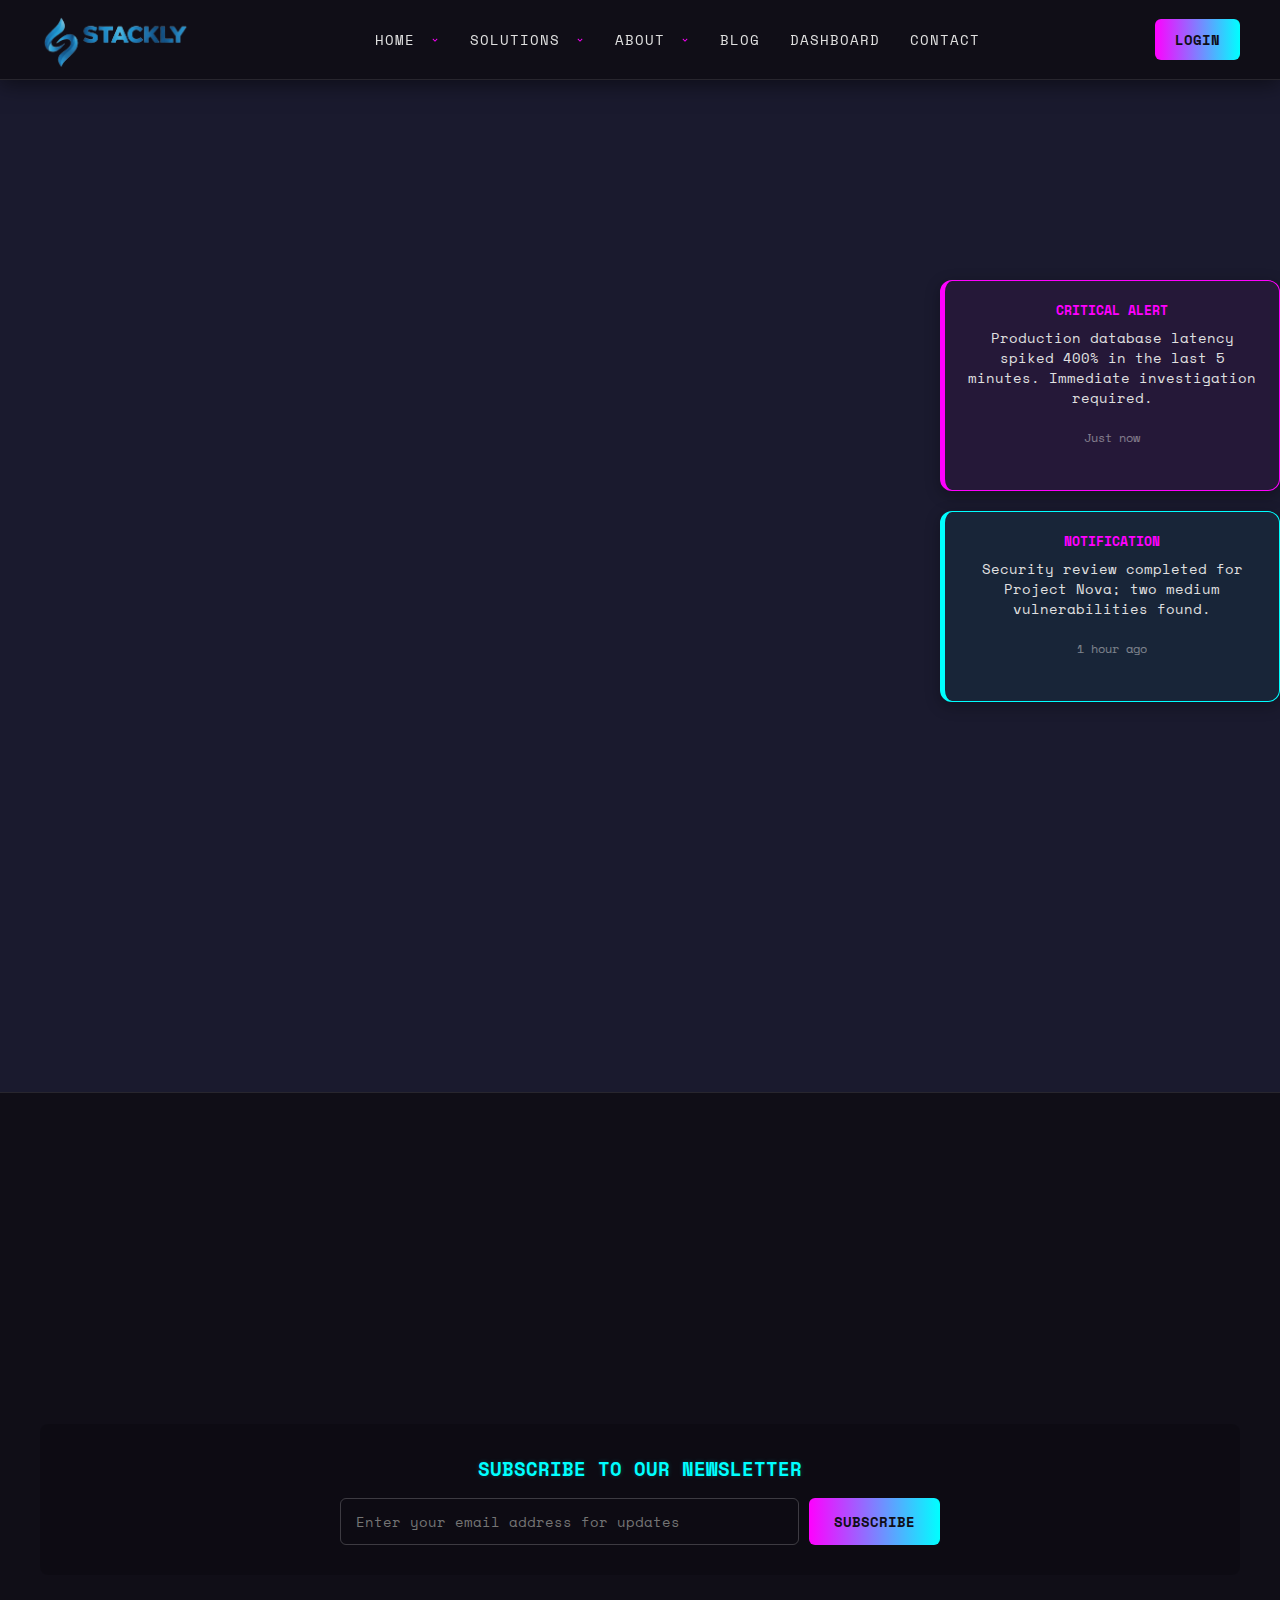
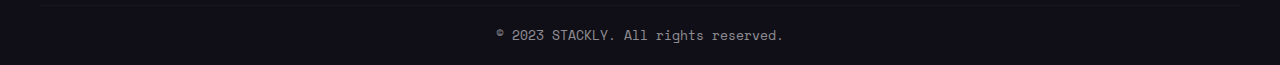
<file: dash.html>
<!DOCTYPE html>
<html lang="en">
  <head>
    <meta charset="UTF-8" />
    <meta name="viewport" content="width=device-width, initial-scale=1.0" />
    <title>STACKLY - Dashboard</title>
    <!-- Use a modern, technical-looking font from Google Fonts -->
    <link
      href="https://fonts.googleapis.com/css2?family=Space+Mono:wght@400;700&display=swap"
      rel="stylesheet"
    />
    <link rel="stylesheet" href="./dash.css" />
  </head>
  <body>
    <nav class="navbar" id="navbar">
      <!-- Logo and Branding -->
      <a href="./index.html" class="logo-container">
        <!-- FIX: Using a simple data URI for a tiny blue square to prevent 404 error -->
        <img src="./asstes/logo.webp" alt="STACKLY Logo" class="logo-img" />
      </a>

      <!-- Desktop Navigation Links -->
      <ul class="nav-links">
        <!-- HOME (With Dropdown HOME2) -->
        <li class="nav-item dropdown" data-dropdown-id="home">
          <div class="nav-link-group">
            <a href="./index.html" class="nav-link">HOME</a>
            <button class="dropdown-toggle" data-toggle-id="home">
              <!-- Chevron Down SVG -->
              <svg viewBox="0 0 24 24" width="10" height="10">
                <path
                  d="M7.41 8.59L12 13.17l4.59-4.58L18 10l-6 6-6-6 1.41-1.41z"
                />
              </svg>
            </button>
          </div>
          <div class="dropdown-content">
            <a href="./home2.html">HOME2</a>
          </div>
        </li>

        <!-- SOLUTIONS -->
        <li class="nav-item dropdown" data-dropdown-id="solutions">
          <div class="nav-link-group">
            <a href="./sol.html" class="nav-link">SOLUTIONS</a>
            <button class="dropdown-toggle" data-toggle-id="solutions">
              <!-- Chevron Down SVG -->
              <svg viewBox="0 0 24 24" width="10" height="10">
                <path
                  d="M7.41 8.59L12 13.17l4.59-4.58L18 10l-6 6-6-6 1.41-1.41z"
                />
              </svg>
            </button>
          </div>
          <div class="dropdown-content">
            <a href="./sap.html">SAP</a>
            <a href="./test.html">TESTING</a>
            <a href="./app.html">APP DEVELOPMENT</a>
            <a href="./web.html">WEB DEVELOPMENT</a>
          </div>
        </li>

        <!-- ABOUT -->
        <li class="nav-item dropdown" data-dropdown-id="about">
          <div class="nav-link-group">
            <a href="./about.html" class="nav-link">ABOUT</a>
            <button class="dropdown-toggle" data-toggle-id="about">
              <!-- Chevron Down SVG -->
              <svg viewBox="0 0 24 24" width="10" height="10">
                <path
                  d="M7.41 8.59L12 13.17l4.59-4.58L18 10l-6 6-6-6 1.41-1.41z"
                />
              </svg>
            </button>
          </div>
          <div class="dropdown-content">
            <a href="./about.html">ABOUT US</a>
            <a href="./team.html">TEAM</a>
          </div>
        </li>

        <!-- Simple Links (Desktop) -->
        <li class="nav-item">
          <div class="nav-link-group">
            <a href="./blog.html" class="nav-link">BLOG</a>
          </div>
        </li>
        <li class="nav-item">
          <div class="nav-link-group">
            <a href="./dash.html" class="nav-link">DASHBOARD</a>
          </div>
        </li>
        <li class="nav-item">
          <div class="nav-link-group">
            <a href="./contact.html" class="nav-link">CONTACT</a>
          </div>
        </li>
      </ul>

      <!-- CTA Button -->
      <a href="./login.html" class="cta-button">LOGIN</a>

      <!-- Custom Mobile Hamburger Icon -->
      <div class="hamburger" id="hamburger">
        <span></span>
      </div>

      <!-- Mobile Menu Overlay (Hidden on Desktop) -->
      <div class="mobile-menu-overlay" id="mobile-menu-overlay">
        <ul class="mobile-nav-list">
          <!-- HOME (Mobile) -->
          <li
            class="mobile-nav-item dropdown-mobile"
            data-dropdown-id="home-mobile"
          >
            <div class="mobile-link-group">
              <a href="./index.html" class="mobile-nav-link">HOME</a>
              <button class="dropdown-toggle" data-toggle-id="home-mobile">
                <!-- Chevron Down SVG -->
                <svg viewBox="0 0 24 24" width="15" height="15">
                  <path
                    d="M7.41 8.59L12 13.17l4.59-4.58L18 10l-6 6-6-6 1.41-1.41z"
                  />
                </svg>
              </button>
            </div>
            <ul class="mobile-dropdown-content">
              <li><a href="./home2.html">HOME2</a></li>
            </ul>
          </li>

          <!-- SOLUTIONS (Mobile) -->
          <li
            class="mobile-nav-item dropdown-mobile"
            data-dropdown-id="solutions-mobile"
          >
            <div class="mobile-link-group">
              <a href="./sol.html" class="mobile-nav-link">SOLUTIONS</a>
              <button class="dropdown-toggle" data-toggle-id="solutions-mobile">
                <!-- Chevron Down SVG -->
                <svg viewBox="0 0 24 24" width="15" height="15">
                  <path
                    d="M7.41 8.59L12 13.17l4.59-4.58L18 10l-6 6-6-6 1.41-1.41z"
                  />
                </svg>
              </button>
            </div>
            <ul class="mobile-dropdown-content">
              <li><a href="./sap.html">SAP</a></li>
              <li><a href="./test.html">TESTING</a></li>
              <li><a href="./app.html">APP DEVELOPMENT</a></li>
              <li><a href="./web.html">WEB DEVELOPMENT</a></li>
            </ul>
          </li>

          <!-- ABOUT (Mobile) -->
          <li
            class="mobile-nav-item dropdown-mobile"
            data-dropdown-id="about-mobile"
          >
            <div class="mobile-link-group">
              <a href="./about.html" class="mobile-nav-link">ABOUT</a>
              <button class="dropdown-toggle" data-toggle-id="about-mobile">
                <!-- Chevron Down SVG -->
                <svg viewBox="0 0 24 24" width="15" height="15">
                  <path
                    d="M7.41 8.59L12 13.17l4.59-4.58L18 10l-6 6-6-6 1.41-1.41z"
                  />
                </svg>
              </button>
            </div>
            <ul class="mobile-dropdown-content">
              <li><a href="./about.html">ABOUT US</a></li>
              <li><a href="./team.html">TEAM</a></li>
            </ul>
          </li>

          <!-- Simple Links (Mobile) -->
          <li class="mobile-nav-item">
            <div class="mobile-link-group">
              <a href="./blog.html" class="mobile-nav-link">BLOG</a>
            </div>
          </li>
          <li class="mobile-nav-item">
            <div class="mobile-link-group">
              <a href="./dash.html" class="mobile-nav-link">DASHBOARD</a>
            </div>
          </li>
          <li class="mobile-nav-item">
            <div class="mobile-link-group">
              <a href="./contact.html" class="mobile-nav-link">CONTACT</a>
            </div>
          </li>

          <li class="mobile-nav-item mobile-cta">
            <a
              href="./login.html"
              class="cta-button"
              style="width: 100%; display: block"
              >LOGIN</a
            >
          </li>
        </ul>
      </div>
    </nav>
    <div class="container">
      <!-- Header -->
      <header class="dashboard-header">
        <h1 class="main-title">STACKLY Command Center</h1>
        <p class="welcome-message">
          Welcome back, Chief Architect. System status is nominal.
        </p>
      </header>

      <!-- Main Dashboard Grid -->
      <main class="dashboard-grid">
        <!-- Card 1: Summary Analytics (NOW 1 column on desktop) -->
        <div class="card">
          <h2 class="card-title">Analytics Summary</h2>
          <div class="kpi-wrapper">
            <div class="kpi-container">
              <span class="kpi-value">98.5%</span>
              <span class="kpi-label">Uptime</span>
            </div>
            <div class="kpi-container">
              <span class="kpi-value">4.2K</span>
              <span class="kpi-label">Tickets Resolved</span>
            </div>
            <div class="kpi-container">
              <span class="kpi-value">124</span>
              <span class="kpi-label">Active Deployments</span>
            </div>
          </div>
        </div>

        <!-- Card 2: Users Snapshot (1 column) -->
        <div class="card">
          <h2 class="card-title">Active Users</h2>
          <ul class="user-list">
            <li class="user-item">
              <span>Mia Rodriguez</span>
              <span class="user-status">Online</span>
            </li>
            <li class="user-item">
              <span>Elias Vance</span>
              <span class="user-status">Online</span>
            </li>
            <li class="user-item">
              <span>Kenji Tanaka</span>
              <span class="user-status offline">Offline</span>
            </li>
            <li class="user-item">
              <span>Anya Sharma</span>
              <span class="user-role">SAP Consult</span>
            </li>
          </ul>
          <div style="margin-top: 20px; text-align: center">
            <a href="./404.html" class="action-button">Manage Users</a>
          </div>
        </div>

        <!-- Card 3 (NEW): Utility Links (1 column) -->
        <div class="card">
          <h2 class="card-title">Utility Links</h2>
          <div
            style="
              display: flex;
              flex-direction: column;
              gap: 15px;
              padding-top: 5px;
              padding-bottom: 5px;
            "
          >
            <a href="./404.html" class="action-button" style="width: 100%"
              >Users</a
            >
            <a
              href="./404.html"
              class="action-button"
              style="width: 100%; background: var(--color-neon-purple)"
              >Projects</a
            >
            <a
              href="./404.html"
              class="action-button"
              style="width: 100%; background: var(--color-neon-green)"
              >Tickets</a
            >
          </div>
        </div>

        <!-- Card 4: Alerts and Messages (Rightmost Column) -->
        <div class="alerts-column">
          <div class="alert-card critical">
            <h3 class="alert-type">Critical Alert</h3>
            <p class="alert-message">
              Production database latency spiked 400% in the last 5 minutes.
              Immediate investigation required.
            </p>
            <span class="alert-timestamp">Just now</span>
          </div>

          <div class="alert-card warning">
            <h3 class="alert-type">Notification</h3>
            <p class="alert-message">
              Security review completed for Project Nova; two medium
              vulnerabilities found.
            </p>
            <span class="alert-timestamp">1 hour ago</span>
          </div>
        </div>

        <!-- Card 5: Project Delivery Stats (Span 3 columns) -->
        <div class="card span-3">
          <h2 class="card-title">Project Delivery Progress</h2>

          <div class="project-stat">
            <div class="project-stat-header">
              <span>Project Nova (Client Migration)</span>
              <span style="color: var(--color-neon-green)">85%</span>
            </div>
            <div class="progress-bar-container">
              <div class="progress-bar p-85" data-progress="85"></div>
            </div>
          </div>

          <div class="project-stat">
            <div class="project-stat-header">
              <span>Internal QA Framework v2.0</span>
              <span style="color: var(--color-neon-blue)">60%</span>
            </div>
            <div class="progress-bar-container">
              <div class="progress-bar p-60" data-progress="60"></div>
            </div>
          </div>

          <div class="project-stat">
            <div class="project-stat-header">
              <span>App Dev (Mobile Interface)</span>
              <span style="color: var(--color-neon-purple)">45%</span>
            </div>
            <div class="progress-bar-container">
              <div class="progress-bar p-45" data-progress="45"></div>
            </div>
          </div>
        </div>

        <!-- Card 6: Quick Actions (1 column) -->
        <div class="card">
          <h2 class="card-title">Quick Actions</h2>
          <div style="display: flex; flex-direction: column; gap: 10px">
            <a href="./404.html" class="action-button" style="width: 100%"
              >Run Diagnostics</a
            >
            <a
              href="./404.html"
              class="action-button"
              style="width: 100%; background: var(--color-neon-blue)"
              >Deploy Build v3.1</a
            >
          </div>
        </div>

        <!-- Card 7: Tickets (1 column) -->
      </main>
    </div>
    <footer class="site-footer">
      <div class="footer-main-content">
        <!-- 1. Company Logo & Tagline -->
        <div class="footer-section logo-section">
          <a href="./index.html" class="logo-group">
            <!-- Placeholder Logo Image (tiny blue square data URI) --><img
              src="./asstes/logo.webp"
              alt="STACKLY Logo"
              class="logo-img"
            />
          </a>
          <p class="tagline">
            Future-proof solutions for tomorrow's technology landscape.
          </p>
        </div>

        <!-- 2. Quick Links -->
        <div class="footer-section links-section">
          <h3 class="footer-title">Quick Links</h3>
          <ul class="quick-links">
            <li><a href="./index.html">HOME</a></li>
            <li><a href="./sol.html">SOLUTIONS</a></li>
            <li><a href="./about.html">ABOUT</a></li>
            <li><a href="./contact.html">CONTACT</a></li>
            <li><a href="./blog.html">BLOG</a></li>
          </ul>
        </div>

        <!-- 3. Company Address -->
        <div class="footer-section address-section">
          <h3 class="footer-title">Our Hub</h3>
          <div class="address-info">
            <p>STACKLY Technologies HQ</p>
            <p>101 Server Avenue, Cyber City</p>
            <p>90210 Protocol Lane, CA</p>
            <p>info@stackly.com</p>
          </div>
        </div>

        <!-- 4. Follow Us Section -->
        <div class="footer-section social-section">
          <h3 class="footer-title">Follow the Data Stream</h3>
          <div class="social-icons">
            <!-- Facebook SVG (Solid F) --><a
              href="./404.html"
              class="social-link"
              aria-label="Facebook"
            >
              <svg xmlns="http://www.w3.org/2000/svg" viewBox="0 0 24 24">
                <path
                  d="M14 12H17V15H14V24H10V15H7V12H10V9C10 5.484 11.967 4 14.867 4H17V0H14.867C11.16 0 9 2.115 9 6.27V9H7V12H9V24H14V12Z"
                />
              </svg>
            </a>
            <!-- Instagram SVG (Classic Camera/Box) --><a
              href="./404.html"
              class="social-link"
              aria-label="Instagram"
            >
              <svg xmlns="http://www.w3.org/2000/svg" viewBox="0 0 24 24">
                <path
                  d="M7 2H17C19.7614 2 22 4.23858 22 7V17C22 19.7614 19.7614 22 17 22H7C4.23858 22 2 19.7614 2 17V7C2 4.23858 4.23858 2 7 2ZM7 4C5.34315 4 4 5.34315 4 7V17C4 18.6569 5.34315 20 7 20H17C18.6569 20 20 18.6569 20 17V7C20 5.34315 18.6569 4 17 4H7ZM12 7.5C14.4853 7.5 16.5 9.51472 16.5 12C16.5 14.4853 14.4853 16.5 12 16.5C9.51472 16.5 7.5 14.4853 7.5 12C7.5 9.51472 9.51472 7.5 12 7.5ZM12 9.5C10.6193 9.5 9.5 10.6193 9.5 12C9.5 13.3807 10.6193 14.5 12 14.5C13.3807 14.5 14.5 13.3807 14.5 12C14.5 10.6193 13.3807 9.5 12 9.5ZM17.5 6.5C17.5 7.05228 17.0523 7.5 16.5 7.5C15.9477 7.5 15.5 7.05228 15.5 6.5C15.5 5.94772 15.9477 5.5 16.5 5.5C17.0523 5.5 17.5 5.94772 17.5 6.5Z"
                />
              </svg>
            </a>
            <!-- LinkedIn SVG (Standard L) --><a
              href="./404.html"
              class="social-link"
              aria-label="LinkedIn"
            >
              <svg xmlns="http://www.w3.org/2000/svg" viewBox="0 0 24 24">
                <path
                  d="M20 2H4C2.9 2 2 2.9 2 4v16c0 1.1.9 2 2 2h16c1.1 0 2-.9 2-2V4c0-1.1-.9-2-2-2zM8 19H5V8h3v11zm11 0h-3v-4.5c0-1.24-.97-2.25-2.2-2.25-1.24 0-1.8.84-2.22 1.5V19h-3V8h3v1.5c.37-.58 1.05-1.5 2.7-1.5 1.94 0 3.3 1.36 3.3 4.25V19z"
                />
              </svg>
            </a>
            <!-- Twitter SVG (Solid Bird) --><a
              href="./404.html"
              class="social-link"
              aria-label="Twitter"
            >
              <svg xmlns="http://www.w3.org/2000/svg" viewBox="0 0 24 24">
                <path
                  d="M18.9 4.88c-.687.307-1.428.513-2.2.61.792-.472 1.398-1.22 1.683-2.12-.74.437-1.56.75-2.433.92-.7-.745-1.696-1.21-2.798-1.21-2.112 0-3.824 1.712-3.824 3.824 0 .3.033.593.1.874-3.178-.16-5.99-1.68-7.874-4.22-.328.56-.516 1.21-.516 1.91 0 1.326.674 2.502 1.7 3.18-.625-.02-1.21-.19-1.72-.47v.048c0 1.85 1.317 3.39 3.06 3.73-.314.085-.646.13-1.002.13-.243 0-.477-.024-.71-.07.485 1.52 1.897 2.63 3.56 2.66-1.308 1.026-2.95 1.636-4.743 1.636-.308 0-.613-.018-.916-.053 1.69 1.08 3.69 1.716 5.86 1.716 7.03 0 10.86-5.81 10.86-10.86 0-.166-.003-.332-.01-.497.755-.544 1.405-1.22 1.92-2.005z"
                />
              </svg>
            </a>
          </div>
        </div>
      </div>
      <!-- End footer-main-content --><!-- 7. Newsletter Subscription -->
      <div class="newsletter-section">
        <h3 class="footer-title">Subscribe to our Newsletter</h3>
        <form class="subscribe-form" action="./404.html">
          <input
            type="email"
            class="email-input"
            placeholder="Enter your email address for updates"
            required
          />
          <button type="submit" class="subscribe-button">Subscribe</button>
        </form>
      </div>

      <!-- 8. Footer Bottom (Copyright) -->
      <div class="footer-bottom">
        <span>&copy; 2023 STACKLY. All rights reserved.</span>
      </div>
    </footer>
    <script src="./nav.js"></script>
    <script>
      // JavaScript to trigger the progress bar animations after the page loads
      document.addEventListener("DOMContentLoaded", () => {
        // The widths are set via CSS classes (.p-85, .p-60, etc.) and transition naturally.
        // No JS is strictly necessary here to start the animation, but we keep the block.
        // Note: If dynamic progress was needed, the code below would be used:
        // const progressBars = document.querySelectorAll('.progress-bar');
        // progressBars.forEach(bar => {
        //     const progress = bar.getAttribute('data-progress');
        //     bar.style.width = progress + '%';
        // });
      });
    </script>
  </body>
</html>
</file>
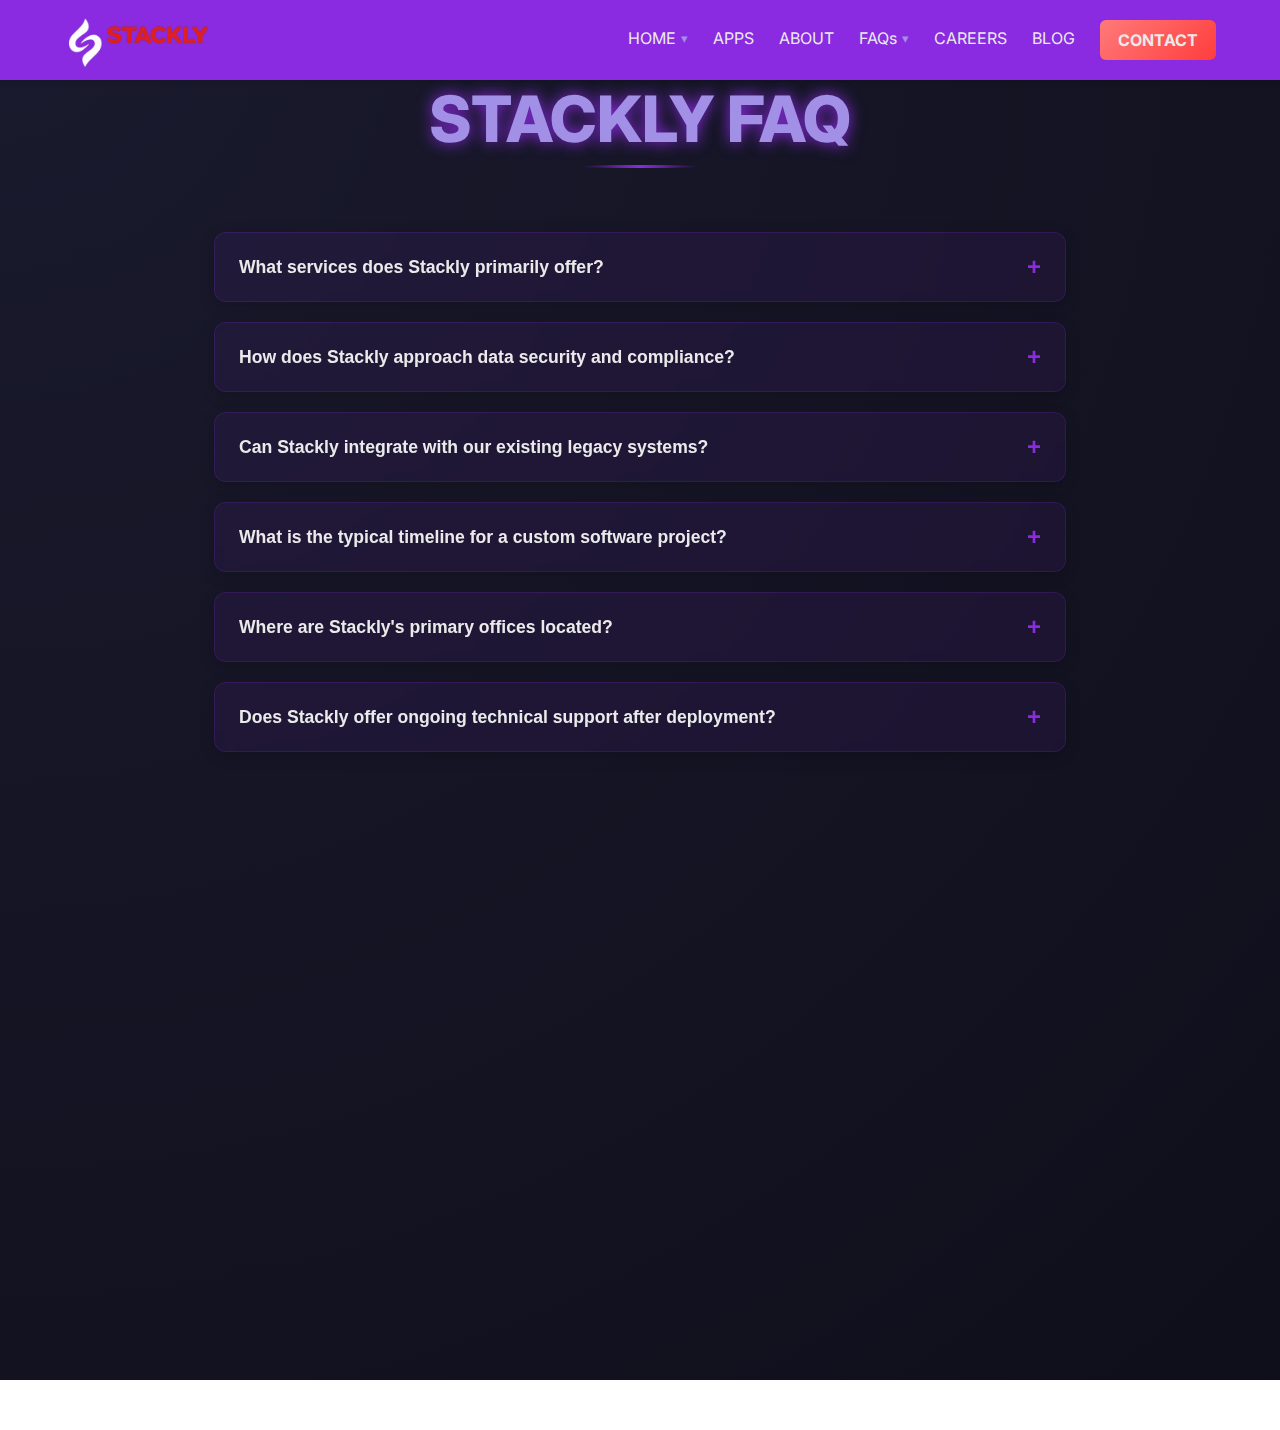
<file: faq.html>
<!DOCTYPE html>
<html lang="en">
  <head>
    <meta charset="UTF-8" />
    <meta name="viewport" content="width=device-width, initial-scale=1.0" />
    <title>Stackly | Frequently Asked Questions</title>
    <link
      href="https://fonts.googleapis.com/css2?family=Inter:wght@300;400;600;700;800&display=swap"
      rel="stylesheet"
    />
    <link rel="stylesheet" href="./faq.css" />
  </head>
  <body>
    <header class="header">
      <a href="./home2.html" class="logo-link">
        <div class="logo-img"><img src="./files/logo.webp" alt="" /></div>
      </a>

      <!-- Desktop Navigation -->
      <nav class="nav-links-desktop" aria-label="Main Navigation Desktop">
        <ul class="nav-list-desktop">
          <li class="nav-item-desktop" aria-haspopup="true">
            <a href="./home2.html" class="nav-link-desktop">HOME</a>
            <ul class="dropdown-desktop">
              <li><a href="./index.html">HOME1</a></li>
            </ul>
          </li>
          <li class="nav-item-desktop">
            <a href="./product.html" class="nav-link-desktop">APPS</a>
          </li>
          <li class="nav-item-desktop">
            <a href="./about2.html" class="nav-link-desktop">ABOUT</a>
          </li>
          <li class="nav-item-desktop" aria-haspopup="true">
            <a href="./faq.html" class="nav-link-desktop">FAQs</a>
            <!-- <ul class="dropdown-desktop">
              <li><a href="./about2.html">About US</a></li>
              <li><a href="./career.html">CAREERS</a></li>
            </ul> -->
          </li>
          <li class="nav-item-desktop">
            <a href="./career.html" class="nav-link-desktop">CAREERS</a>
          </li>
          <li class="nav-item-desktop">
            <a href="./blog2.html" class="nav-link-desktop">BLOG</a>
          </li>
          <li class="nav-item-desktop shop-btn-desktop">
            <a href="./contact2.html" class="shop-btn-link">CONTACT</a>
          </li>
        </ul>
      </nav>

      <!-- Mobile Menu Toggle Button -->
      <button
        class="menu-toggle"
        aria-controls="mobile-menu"
        aria-expanded="false"
        aria-label="Toggle Navigation"
      >
        <span class="menu-toggle-line"></span>
        <span class="menu-toggle-line"></span>
        <span class="menu-toggle-line"></span>
      </button>
    </header>
    <!-- Mobile Slide-in Navigation -->
    <nav id="mobile-menu" class="nav-mobile" aria-label="Mobile Navigation">
      <ul class="nav-list-mobile">
        <li class="nav-item-mobile">
          <a
            class="nav-link-mobile dropdown-toggle"
            data-dropdown="home-dropdown"
            role="button"
            aria-expanded="false"
            aria-controls="home-dropdown"
            href="./home2.html"
          >
            HOME
            <span class="dropdown-arrow"></span>
          </a>
          <ul id="home-dropdown" class="dropdown-mobile">
            <li><a href="./index.html">HOME1</a></li>
          </ul>
        </li>

        <li class="nav-item-mobile">
          <a href="./product.html" class="nav-link-mobile">APPS</a>
        </li>

        <li class="nav-item-mobile">
          <a href="./about2.html" class="nav-link-mobile">ABOUT</a>
        </li>

        <li class="nav-item-mobile">
          <a
            class="nav-link-mobile dropdown-toggle"
            data-dropdown="about-dropdown"
            role="button"
            aria-expanded="false"
            aria-controls="about-dropdown"
            href="./faq.html"
          >
            FAQs
            <!-- <span class="dropdown-arrow"></span> -->
          </a>
          <!-- <ul id="about-dropdown" class="dropdown-mobile">
            <li><a href="./about2.html">About US</a></li>
            <li><a href="./career.html">CAREERS</a></li>
          </ul> -->
        </li>

        <li class="nav-item-mobile">
          <a href="./career.html" class="nav-link-mobile">CAREERS</a>
        </li>

        <li class="nav-item-mobile">
          <a href="./blog2.html" class="nav-link-mobile">BLOG</a>
        </li>
        <li class="nav-item-mobile">
          <a href="./contact2.html" class="shop-btn-mobile">CONTACT</a>
        </li>
      </ul>
    </nav>
    <!-- Overlay for closing the mobile menu -->
    <div class="overlay"></div>
    <!-- Main Content Wrapper -->
    <main>
      <div class="container">
        <h1 class="animate-fade-in">STACKLY FAQ</h1>
        <div class="separator animate-fade-in" data-delay="100"></div>

        <section class="faq-list">
          <!-- FAQ Item 1 -->
          <div class="faq-item animate-fade-in" data-delay="200">
            <button class="faq-question" aria-expanded="false">
              <span>What services does Stackly primarily offer?</span>
              <span class="faq-icon">+</span>
            </button>
            <div class="faq-answer-wrapper">
              <div class="faq-answer">
                Stackly specializes in scalable cloud infrastructure, bespoke
                software development (AI/ML integration), and comprehensive
                cybersecurity auditing and implementation for large enterprises.
              </div>
            </div>
          </div>

          <!-- FAQ Item 2 -->
          <div class="faq-item animate-fade-in" data-delay="300">
            <button class="faq-question" aria-expanded="false">
              <span
                >How does Stackly approach data security and compliance?</span
              >
              <span class="faq-icon">+</span>
            </button>
            <div class="faq-answer-wrapper">
              <div class="faq-answer">
                We utilize a Zero Trust architecture model and maintain
                compliance with industry standards including ISO 27001, SOC 2
                Type II, and GDPR. Data security is built into every layer of
                our solutions.
              </div>
            </div>
          </div>

          <!-- FAQ Item 3 -->
          <div class="faq-item animate-fade-in" data-delay="400">
            <button class="faq-question" aria-expanded="false">
              <span
                >Can Stackly integrate with our existing legacy systems?</span
              >
              <span class="faq-icon">+</span>
            </button>
            <div class="faq-answer-wrapper">
              <div class="faq-answer">
                Yes, our engineering teams are highly experienced in creating
                robust APIs and middleware solutions specifically designed to
                interface seamlessly with complex legacy and proprietary
                systems.
              </div>
            </div>
          </div>

          <!-- FAQ Item 4 -->
          <div class="faq-item animate-fade-in" data-delay="500">
            <button class="faq-question" aria-expanded="false">
              <span
                >What is the typical timeline for a custom software
                project?</span
              >
              <span class="faq-icon">+</span>
            </button>
            <div class="faq-answer-wrapper">
              <div class="faq-answer">
                Timelines vary based on scope, but a typical project follows a
                4-stage process: Discovery (2-4 weeks), Design & Prototyping
                (4-6 weeks), Development (12+ weeks), and Deployment & Support.
                We use Agile methodologies for fast iteration.
              </div>
            </div>
          </div>

          <!-- FAQ Item 5 -->
          <div class="faq-item animate-fade-in" data-delay="600">
            <button class="faq-question" aria-expanded="false">
              <span>Where are Stackly's primary offices located?</span>
              <span class="faq-icon">+</span>
            </button>
            <div class="faq-answer-wrapper">
              <div class="faq-answer">
                Stackly maintains global hubs in New York (Americas HQ), London
                (European HQ), Singapore (APAC), and Dubai (Middle East). We
                also offer flexible remote work options for many roles.
              </div>
            </div>
          </div>

          <!-- FAQ Item 6 -->
          <div class="faq-item animate-fade-in" data-delay="700">
            <button class="faq-question" aria-expanded="false">
              <span
                >Does Stackly offer ongoing technical support after
                deployment?</span
              >
              <span class="faq-icon">+</span>
            </button>
            <div class="faq-answer-wrapper">
              <div class="faq-answer">
                Absolutely. We offer various tiered support packages, including
                24/7 critical incident response, maintenance updates, and
                continuous optimization services to ensure maximum uptime and
                performance.
              </div>
            </div>
          </div>

          <!-- FAQ Item 7 -->
          <div class="faq-item animate-fade-in" data-delay="800">
            <button class="faq-question" aria-expanded="false">
              <span
                >What makes Stackly different from other IT consulting
                firms?</span
              >
              <span class="faq-icon">+</span>
            </button>
            <div class="faq-answer-wrapper">
              <div class="faq-answer">
                Our distinction lies in our deep specialization in both
                AI-driven solutions and high-level cloud architecture, coupled
                with our commitment to radical transparency and client-side
                knowledge transfer. We don't just build, we empower.
              </div>
            </div>
          </div>

          <!-- FAQ Item 8 -->
          <div class="faq-item animate-fade-in" data-delay="900">
            <button class="faq-question" aria-expanded="false">
              <span>How can I apply for a job or internship at Stackly?</span>
              <span class="faq-icon">+</span>
            </button>
            <div class="faq-answer-wrapper">
              <div class="faq-answer">
                All current openings are listed on our Careers page. Simply find
                the role that matches your skills and use the 'Apply Now' button
                to submit your resume and cover letter directly to our
                recruitment team.
              </div>
            </div>
          </div>
        </section>
      </div>
    </main>
    <footer class="main-footer" id="mainFooter">
      <div class="container">
        <div class="footer-grid">
          <!-- 1. Logo Section -->
          <div class="footer-section footer-logo">
            <img
              src="./files/logo.webp"
              alt="Stackly Company Logo Placeholder"
            />
            <p>
              Architecting the future of secure, intelligent enterprise.
              Engineering excellence since 2013.
            </p>
            <div class="social-icons">
              <a href="./404.html" aria-label="Facebook"
                ><i class="fab fa-facebook-f"></i
              ></a>
              <a href="./404.html" aria-label="Twitter"
                ><i class="fab fa-twitter"></i
              ></a>
              <a href="./404.html" aria-label="Instagram"
                ><i class="fab fa-instagram"></i
              ></a>
              <a href="./404.html" aria-label="LinkedIn"
                ><i class="fab fa-linkedin-in"></i
              ></a>
            </div>
          </div>

          <!-- 2. Quick Links -->
          <div class="footer-section quick-links">
            <h4>Quick Links</h4>
            <ul>
              <li><a href="./home2.html">Home</a></li>
              <li><a href="./about2.html">About Us</a></li>
              <!-- <li><a href="#">Services</a></li> -->
              <li><a href="./product.html">Products</a></li>
              <li><a href="./career.html">Careers</a></li>
              <li><a href="./faq.html">FAQ</a></li>
              <li><a href="./contact2.html">Contact</a></li>
            </ul>
          </div>

          <!-- 3. Company Address -->
          <div class="footer-section company-address">
            <h4>Global HQ</h4>
            <p>
              <span style="font-family: Arial, sans-serif">&#9993;</span>
              info@stackly.com
            </p>
            <p>
              <span style="font-family: Arial, sans-serif">&#9742;</span>
              +1 (555) 123-STACK
            </p>
            <p>
              <span style="font-family: Arial, sans-serif">&#127984;</span>
              120 Broadway, Suite 300, New York, NY 10271
            </p>
          </div>

          <!-- 5. Newsletter Subscription Form -->
          <div class="footer-section newsletter-form">
            <h4>Stay Ahead of the Curve</h4>
            <form action="./404.html">
              <input
                type="email"
                placeholder="Enter your email address"
                required
                id="newsletterEmail"
              />
              <button type="submit">Subscribe</button>
            </form>
            <p
              id="subscribe-status"
              style="
                font-size: 0.85rem;
                margin-top: 10px;
                color: var(--accent-light);
              "
            ></p>
          </div>
        </div>

        <div class="footer-bottom">
          &copy; 2025 Stackly Technologies. All Rights Reserved.
        </div>
      </div>
    </footer>
    <script src="./nav2.js"></script>
    <script src="./footer2.js"></script>
    <script>
      document.addEventListener("DOMContentLoaded", () => {
        // --- 1. Intersection Observer for Fade-In Animations (Scroll Reveal) ---

        const observerOptions = {
          root: null,
          rootMargin: "0px",
          threshold: 0.1 /* Trigger animation when 10% of element is visible */,
        };

        const scrollObserver = new IntersectionObserver((entries, observer) => {
          entries.forEach((entry) => {
            if (entry.isIntersecting) {
              const delay = entry.target.getAttribute("data-delay") || 0;

              setTimeout(() => {
                entry.target.classList.add("animated");
                observer.unobserve(entry.target);
              }, delay);
            }
          });
        }, observerOptions);

        // Apply scroll observer to all FAQ items
        document.querySelectorAll(".animate-fade-in").forEach((el) => {
          scrollObserver.observe(el);
        });

        // --- 2. FAQ Toggle Functionality (Expand/Collapse) ---

        const faqQuestions = document.querySelectorAll(".faq-question");

        faqQuestions.forEach((question) => {
          question.addEventListener("click", () => {
            const parentItem = question.closest(".faq-item");
            const answerWrapper = parentItem.querySelector(
              ".faq-answer-wrapper"
            );

            // Check if the current item is already open
            const isCurrentlyOpen = parentItem.classList.contains("is-open");

            // Close all open answers first (Accordion behavior)
            document
              .querySelectorAll(".faq-item.is-open")
              .forEach((openItem) => {
                if (openItem !== parentItem) {
                  openItem.classList.remove("is-open");
                  const openAnswerWrapper = openItem.querySelector(
                    ".faq-answer-wrapper"
                  );
                  openAnswerWrapper.style.maxHeight = 0;
                  openItem
                    .querySelector(".faq-question")
                    .setAttribute("aria-expanded", "false");
                }
              });

            // Toggle the current item's state
            if (!isCurrentlyOpen) {
              // Open the item
              parentItem.classList.add("is-open");
              question.setAttribute("aria-expanded", "true");

              // Set the max-height to the scroll height for the smooth transition
              // This is a common pattern for animating height with max-height
              answerWrapper.style.maxHeight = answerWrapper.scrollHeight + "px";
            } else {
              // Close the item
              parentItem.classList.remove("is-open");
              question.setAttribute("aria-expanded", "false");
              answerWrapper.style.maxHeight = 0;
            }
          });

          // Add hover effect without clicking (for visual styling)
          question.addEventListener("mouseenter", () => {
            question.closest(".faq-item").classList.add("is-hovering");
          });
          question.addEventListener("mouseleave", () => {
            question.closest(".faq-item").classList.remove("is-hovering");
          });
        });
      });
    </script>
  </body>
</html>
</file>
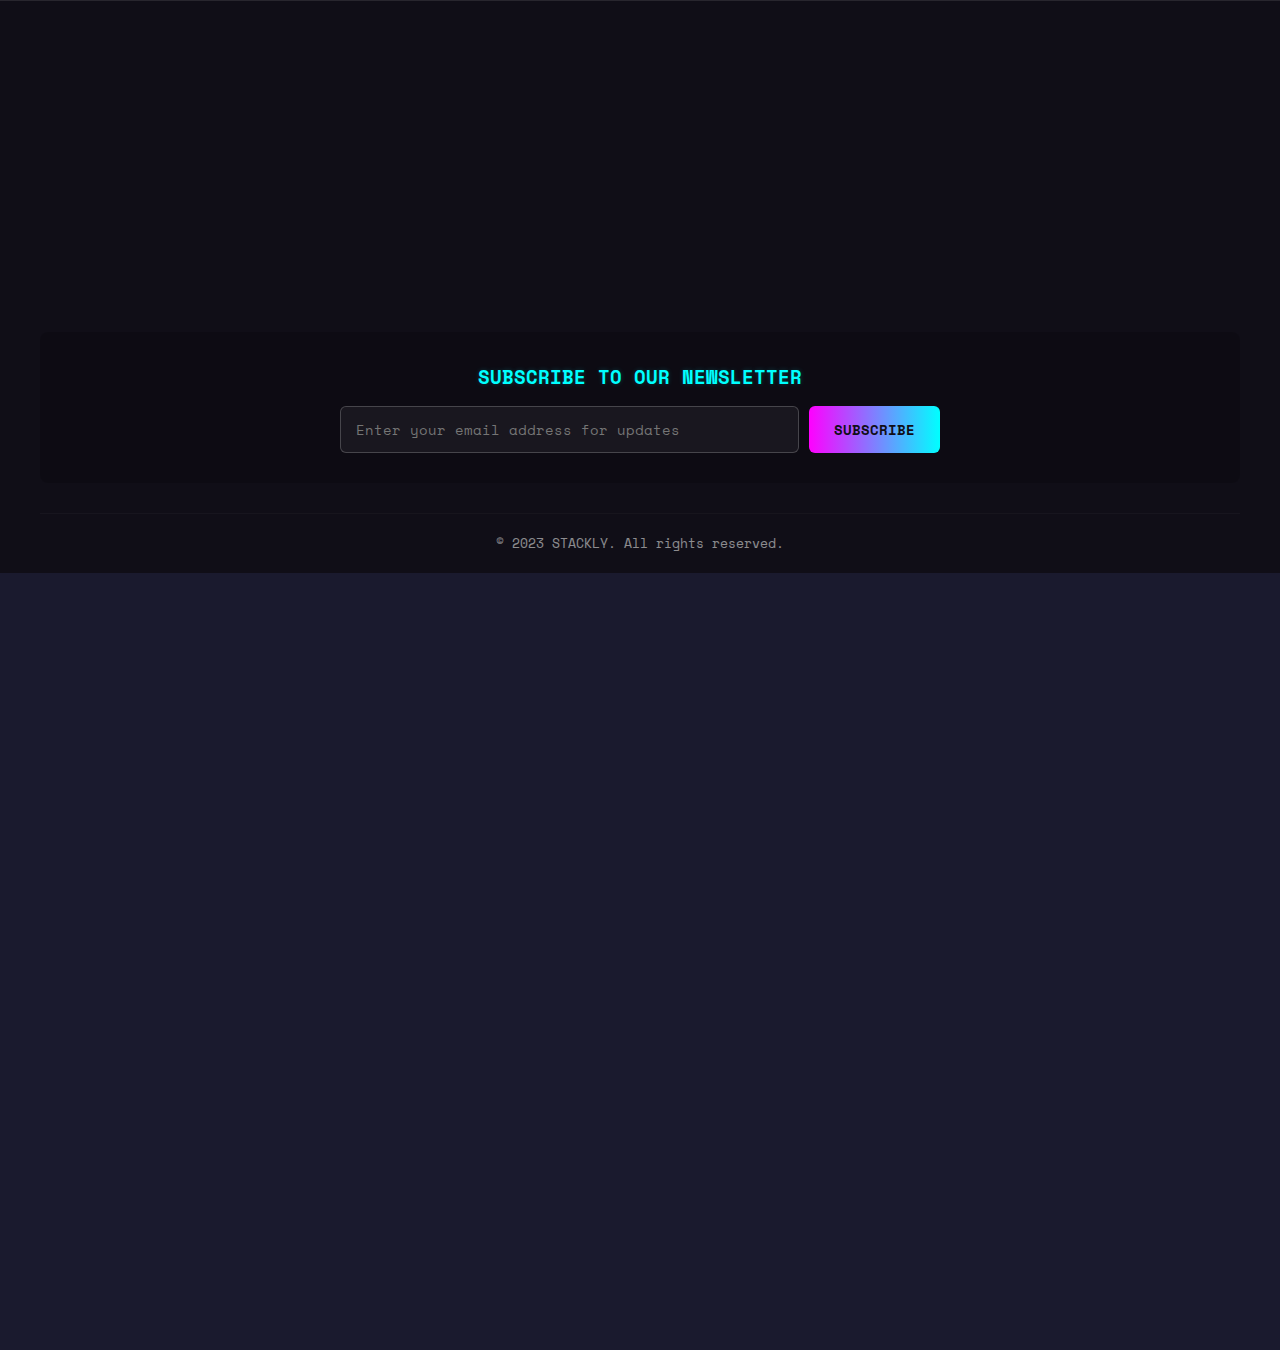
<file: footer.html>
<!DOCTYPE html>
<html lang="en">
  <head>
    <meta charset="UTF-8" />
    <meta name="viewport" content="width=device-width, initial-scale=1.0" />
    <title>STACKLY Animated Footer</title>
    <!-- Use a modern, technical-looking font from Google Fonts -->
    <link
      href="https://fonts.googleapis.com/css2?family=Space+Mono:wght@400;700&display=swap"
      rel="stylesheet"
    />
    <link rel="stylesheet" href="./footer.css" />
  </head>
  <body>
    <footer class="site-footer">
      <div class="footer-main-content">
        <!-- 1. Company Logo & Tagline -->
        <div class="footer-section logo-section">
          <a href="./index.html" class="logo-group">
            <!-- Placeholder Logo Image (tiny blue square data URI) --><img
              src="./asstes/logo.webp"
              alt="STACKLY Logo"
              class="logo-img"
            />
          </a>
          <p class="tagline">
            Future-proof solutions for tomorrow's technology landscape.
          </p>
        </div>

        <!-- 2. Quick Links -->
        <div class="footer-section links-section">
          <h3 class="footer-title">Quick Links</h3>
          <ul class="quick-links">
            <li><a href="./index.html">HOME</a></li>
            <li><a href="./sol.html">SOLUTIONS</a></li>
            <li><a href="./about.html">ABOUT</a></li>
            <li><a href="./contact.html">CONTACT</a></li>
            <li><a href="./blog.html">BLOG</a></li>
          </ul>
        </div>

        <!-- 3. Company Address -->
        <div class="footer-section address-section">
          <h3 class="footer-title">Our Hub</h3>
          <div class="address-info">
            <p>STACKLY Technologies HQ</p>
            <p>101 Server Avenue, Cyber City</p>
            <p>90210 Protocol Lane, CA</p>
            <p>info@stackly.com</p>
          </div>
        </div>

        <!-- 4. Follow Us Section -->
        <div class="footer-section social-section">
          <h3 class="footer-title">Follow the Data Stream</h3>
          <div class="social-icons">
            <!-- Facebook SVG (Solid F) --><a
              href="./404.html"
              class="social-link"
              aria-label="Facebook"
            >
              <svg xmlns="http://www.w3.org/2000/svg" viewBox="0 0 24 24">
                <path
                  d="M14 12H17V15H14V24H10V15H7V12H10V9C10 5.484 11.967 4 14.867 4H17V0H14.867C11.16 0 9 2.115 9 6.27V9H7V12H9V24H14V12Z"
                />
              </svg>
            </a>
            <!-- Instagram SVG (Classic Camera/Box) --><a
              href="./404.html"
              class="social-link"
              aria-label="Instagram"
            >
              <svg xmlns="http://www.w3.org/2000/svg" viewBox="0 0 24 24">
                <path
                  d="M7 2H17C19.7614 2 22 4.23858 22 7V17C22 19.7614 19.7614 22 17 22H7C4.23858 22 2 19.7614 2 17V7C2 4.23858 4.23858 2 7 2ZM7 4C5.34315 4 4 5.34315 4 7V17C4 18.6569 5.34315 20 7 20H17C18.6569 20 20 18.6569 20 17V7C20 5.34315 18.6569 4 17 4H7ZM12 7.5C14.4853 7.5 16.5 9.51472 16.5 12C16.5 14.4853 14.4853 16.5 12 16.5C9.51472 16.5 7.5 14.4853 7.5 12C7.5 9.51472 9.51472 7.5 12 7.5ZM12 9.5C10.6193 9.5 9.5 10.6193 9.5 12C9.5 13.3807 10.6193 14.5 12 14.5C13.3807 14.5 14.5 13.3807 14.5 12C14.5 10.6193 13.3807 9.5 12 9.5ZM17.5 6.5C17.5 7.05228 17.0523 7.5 16.5 7.5C15.9477 7.5 15.5 7.05228 15.5 6.5C15.5 5.94772 15.9477 5.5 16.5 5.5C17.0523 5.5 17.5 5.94772 17.5 6.5Z"
                />
              </svg>
            </a>
            <!-- LinkedIn SVG (Standard L) --><a
              href="./404.html"
              class="social-link"
              aria-label="LinkedIn"
            >
              <svg xmlns="http://www.w3.org/2000/svg" viewBox="0 0 24 24">
                <path
                  d="M20 2H4C2.9 2 2 2.9 2 4v16c0 1.1.9 2 2 2h16c1.1 0 2-.9 2-2V4c0-1.1-.9-2-2-2zM8 19H5V8h3v11zm11 0h-3v-4.5c0-1.24-.97-2.25-2.2-2.25-1.24 0-1.8.84-2.22 1.5V19h-3V8h3v1.5c.37-.58 1.05-1.5 2.7-1.5 1.94 0 3.3 1.36 3.3 4.25V19z"
                />
              </svg>
            </a>
            <!-- Twitter SVG (Solid Bird) --><a
              href="./404.html"
              class="social-link"
              aria-label="Twitter"
            >
              <svg xmlns="http://www.w3.org/2000/svg" viewBox="0 0 24 24">
                <path
                  d="M18.9 4.88c-.687.307-1.428.513-2.2.61.792-.472 1.398-1.22 1.683-2.12-.74.437-1.56.75-2.433.92-.7-.745-1.696-1.21-2.798-1.21-2.112 0-3.824 1.712-3.824 3.824 0 .3.033.593.1.874-3.178-.16-5.99-1.68-7.874-4.22-.328.56-.516 1.21-.516 1.91 0 1.326.674 2.502 1.7 3.18-.625-.02-1.21-.19-1.72-.47v.048c0 1.85 1.317 3.39 3.06 3.73-.314.085-.646.13-1.002.13-.243 0-.477-.024-.71-.07.485 1.52 1.897 2.63 3.56 2.66-1.308 1.026-2.95 1.636-4.743 1.636-.308 0-.613-.018-.916-.053 1.69 1.08 3.69 1.716 5.86 1.716 7.03 0 10.86-5.81 10.86-10.86 0-.166-.003-.332-.01-.497.755-.544 1.405-1.22 1.92-2.005z"
                />
              </svg>
            </a>
          </div>
        </div>
      </div>
      <!-- End footer-main-content --><!-- 7. Newsletter Subscription -->
      <div class="newsletter-section">
        <h3 class="footer-title">Subscribe to our Newsletter</h3>
        <form class="subscribe-form" action="./404.html">
          <input
            type="email"
            class="email-input"
            placeholder="Enter your email address for updates"
            required
          />
          <button type="submit" class="subscribe-button">Subscribe</button>
        </form>
      </div>

      <!-- 8. Footer Bottom (Copyright) -->
      <div class="footer-bottom">
        <span>&copy; 2023 STACKLY. All rights reserved.</span>
      </div>
    </footer>
  </body>
</html>
</file>
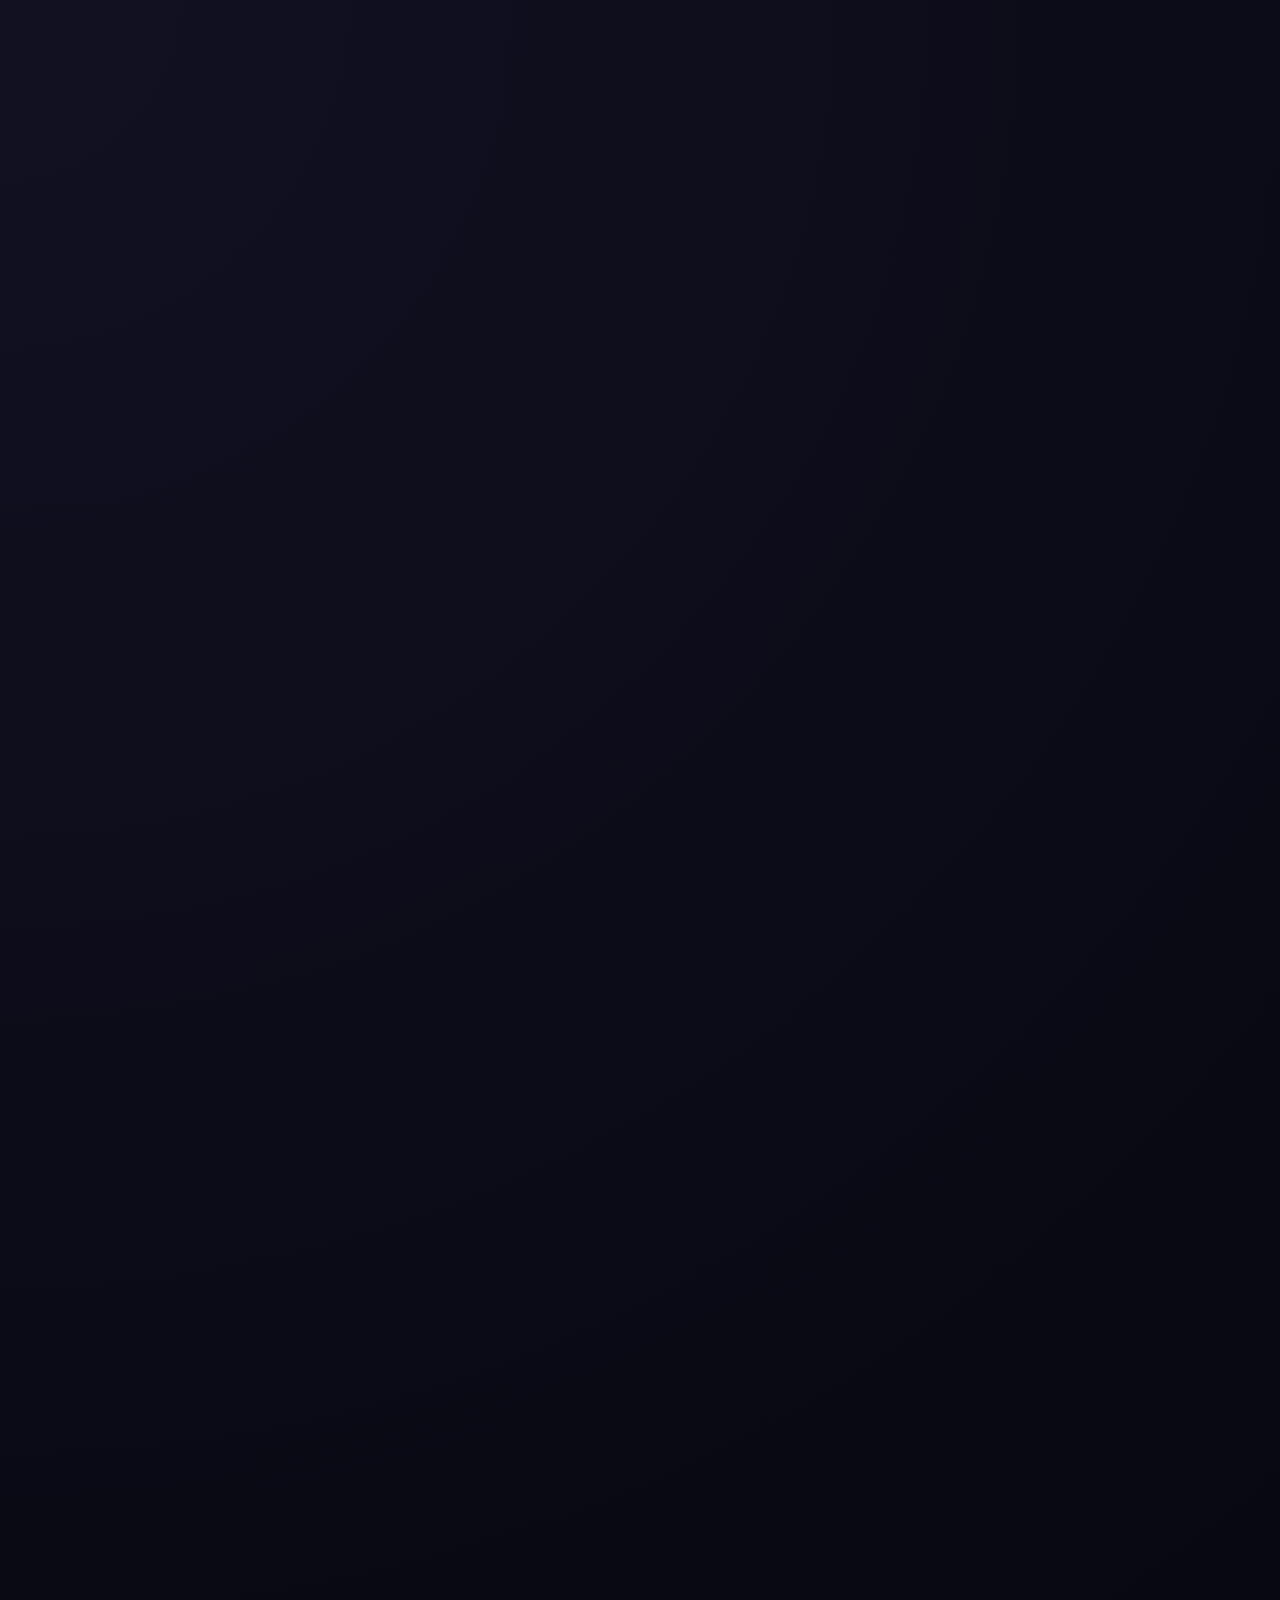
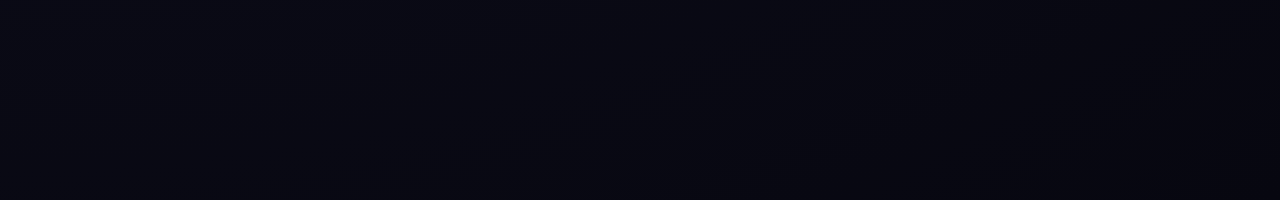
<file: footer2.html>
<!DOCTYPE html>
<html lang="en">
  <head>
    <meta charset="UTF-8" />
    <meta name="viewport" content="width=device-width, initial-scale=1.0" />
    <title>Stackly Standalone Footer</title>
    <link
      href="https://fonts.googleapis.com/css2?family=Inter:wght@300;400;600;700;800&display=swap"
      rel="stylesheet"
    />
    <link
      rel="stylesheet"
      href="https://cdnjs.cloudflare.com/ajax/libs/font-awesome/6.0.0-beta3/css/all.min.css"
    />
    <link rel="stylesheet" href="./footer2.css" />
  </head>
  <body>
    <!-- Main content area used only to enable scroll for animation demo -->

    <!-- Footer Section -->
    <footer class="main-footer" id="mainFooter">
      <div class="container">
        <div class="footer-grid">
          <!-- 1. Logo Section -->
          <div class="footer-section footer-logo">
            <img
              src="./files/logo.webp"
              alt="Stackly Company Logo Placeholder"
            />
            <p>
              Architecting the future of secure, intelligent enterprise.
              Engineering excellence since 2013.
            </p>
            <div class="social-icons">
              <a href="./404.html" aria-label="Facebook"
                ><i class="fab fa-facebook-f"></i
              ></a>
              <a href="./404.html" aria-label="Twitter"
                ><i class="fab fa-twitter"></i
              ></a>
              <a href="./404.html" aria-label="Instagram"
                ><i class="fab fa-instagram"></i
              ></a>
              <a href="./404.html" aria-label="LinkedIn"
                ><i class="fab fa-linkedin-in"></i
              ></a>
            </div>
          </div>

          <!-- 2. Quick Links -->
          <div class="footer-section quick-links">
            <h4>Quick Links</h4>
            <ul>
              <li><a href="./home2.html">Home</a></li>
              <li><a href="./about2.html">About Us</a></li>
              <!-- <li><a href="#">Services</a></li> -->
              <li><a href="./product.html">Products</a></li>
              <li><a href="./career.html">Careers</a></li>
              <li><a href="./faq.html">FAQ</a></li>
              <li><a href="./contact2.html">Contact</a></li>
            </ul>
          </div>

          <!-- 3. Company Address -->
          <div class="footer-section company-address">
            <h4>Global HQ</h4>
            <p>
              <span style="font-family: Arial, sans-serif">&#9993;</span>
              info@stackly.com
            </p>
            <p>
              <span style="font-family: Arial, sans-serif">&#9742;</span>
              +1 (555) 123-STACK
            </p>
            <p>
              <span style="font-family: Arial, sans-serif">&#127984;</span>
              120 Broadway, Suite 300, New York, NY 10271
            </p>
          </div>

          <!-- 5. Newsletter Subscription Form -->
          <div class="footer-section newsletter-form">
            <h4>Stay Ahead of the Curve</h4>
            <form action="./404.html">
              <input
                type="email"
                placeholder="Enter your email address"
                required
                id="newsletterEmail"
              />
              <button type="submit">Subscribe</button>
            </form>
            <p
              id="subscribe-status"
              style="
                font-size: 0.85rem;
                margin-top: 10px;
                color: var(--accent-light);
              "
            ></p>
          </div>
        </div>

        <div class="footer-bottom">
          &copy; 2025 Stackly Technologies. All Rights Reserved.
        </div>
      </div>
    </footer>
    <script src="./footer2.js"></script>
  </body>
</html>
</file>
<file: about2.css>
/* --- 1. Variables and Global Styles --- */
:root {
  --primary-bg: #1a1a2e; /* Deep Indigo/Navy */
  --secondary-bg: #0f0f1b; /* Darker Background */
  --accent-color: #8a2be2; /* Blue Violet */
  --accent-light: #a290e7; /* Lighter Violet */
  --text-color: #eaeaea;
  --clr-hamburger-dark-blue: #eaeaea; /* or any visible color */
  --clr-mobile-dark-text: #000000;
  --soft-shadow: 0 8px 30px rgba(0, 0, 0, 0.5);
  --glass-bg: rgba(138, 43, 226, 0.08); /* Subtle BlueViolet Glass */
  --font-family: "Inter", sans-serif;
  --transition-speed: 0.3s;
}

* {
  margin: 0;
  padding: 0;
  box-sizing: border-box;
}

body {
  font-family: var(--font-family);
  background: radial-gradient(
      circle at top left,
      var(--primary-bg) 0%,
      var(--secondary-bg) 100%
    )
    no-repeat;
  color: var(--text-color);
  /* **REQUIRED STICKY FOOTER SETUP** */
  display: flex; /* Make body a flex container */
  flex-direction: column; /* Stack children vertically */
  min-height: 100vh; /* Ensure it takes up full viewport height */
  /* **END REQUIRED STICKY FOOTER SETUP** */
  overflow-x: hidden;
  /* REMOVED: padding-bottom: 4rem; */ /* This must be removed */
  perspective: 1px;
  padding-top: 80px;
}
a {
  text-decoration: none;
  color: var(--text-color);
}
/* ---------------- HEADER (Animated Gradient) ---------------- */
.header {
  position: fixed;
  top: 0;
  left: 0;
  width: 100%;
  height: 80px;

  /* Header Gradient */
  /* background: linear-gradient(
    135deg,
    var(--accent-color),
    var(--accent-light),
    var(--text-color),
    var(--accent-color)
  ); */
  background: var(--accent-color);
  background-size: 300% 300%;
  animation: headerGradient 12s ease infinite;

  box-shadow: 0 4px 6px -1px rgba(0, 0, 0, 0.05),
    0 2px 4px -2px rgba(0, 0, 0, 0.05);
  display: flex;
  align-items: center;
  padding: 0 5%;
  z-index: 1000;
}

@keyframes headerGradient {
  0% {
    background-position: 0% 50%;
  }
  50% {
    background-position: 100% 50%;
  }
  100% {
    background-position: 0% 50%;
  }
}

/* Logo Container */
.logo-link {
  display: flex;
  align-items: center;
  text-decoration: none;
  gap: 10px;
  z-index: 1001;
}

.logo-img {
  width: 150px;
  height: 80px;
  display: flex;
  align-items: center;
  justify-content: center;
  overflow: hidden;
  border-radius: 8px;
}

.logo-img img {
  width: 100%;
  height: 100%;
  object-fit: contain;
}

/* ---------------- DESKTOP NAVIGATION ---------------- */
.nav-links-desktop {
  display: none;
  margin-left: auto;
}

.nav-list-desktop {
  list-style: none;
  display: flex;
  gap: 25px;
}

.nav-item-desktop {
  position: relative;
}

/* Base Link Color: Black */
.nav-link-desktop {
  display: flex;
  align-items: center;
  line-height: 1;
  color: var(--clr-dark-text);
}

/* Dropdown caret */
.nav-item-desktop[aria-haspopup="true"] > .nav-link-desktop {
  display: flex;
  align-items: center;
  gap: 5px;
}

.nav-item-desktop[aria-haspopup="true"] > .nav-link-desktop::after {
  content: "\25BE";
  font-size: 0.8rem;
  line-height: 1;
  color: var(--accent-light);
  transition: transform var(--transition-speed) ease,
    color var(--transition-speed) ease;
  transform: translateY(1px);
}

/* Hover glow */
.nav-item-desktop:hover > .nav-link-desktop {
  color: var(--text-color); /* Hover Text: White */
  transform: none !important;
  text-shadow: 0 0 8px var(--accent-color);
}

/* FIXED — No vertical movement */
.nav-item-desktop:hover > .nav-link-desktop {
  color: var(--text-color); /* Hover Text: White */
  text-shadow: 0 0 8px var(--accent-color);
  transform: none;
}

.nav-item-desktop:hover > .nav-link-desktop::after {
  color: var(--text-color); /* Hover Caret: White */
  transform: rotate(180deg) translateY(1px);
}

/* Desktop Dropdown */
.dropdown-desktop {
  position: absolute;
  top: 100%;
  left: 50%;
  transform: translateX(-50%) translateY(10px);
  background: var(--glass-bg);
  backdrop-filter: blur(8px);
  border-radius: 8px;
  overflow: hidden;
  min-width: 180px;

  opacity: 0;
  visibility: hidden;
  pointer-events: none;

  transition: opacity var(--transition-speed) ease,
    transform var(--transition-speed) ease;
}

.nav-item-desktop:hover > .dropdown-desktop {
  opacity: 1;
  visibility: visible;
  pointer-events: auto;
  transform: translateX(-50%) translateY(0);
}

.dropdown-desktop a {
  padding: 12px 20px;
  display: block;
  color: var(--clr-dark-text); /* Base color: Black */
  transition: background var(--transition-speed) ease,
    color var(--transition-speed) ease;
}

/* Gradient hover (Violet-themed) */
.dropdown-desktop a:hover {
  background: linear-gradient(135deg, var(--accent-color), var(--accent-light));
  color: var(--text-color); /* Hover Text: White */
}
/* Desktop SHOP Button */
.shop-btn-desktop .shop-btn-link {
  padding: 10px 18px;
  font-weight: 700;
  color: var(--clr-dark-text);
  border-radius: 6px;
  background: linear-gradient(135deg, #ff7a7a, #ff3d3d, #ff9a3c);
  background-size: 200% 200%;
  animation: shopBtnGradient 6s ease infinite;
  transition: transform 0.25s ease, box-shadow 0.25s ease;
}

/* Hover effect */
.shop-btn-desktop .shop-btn-link:hover {
  transform: scale(1.05);
  box-shadow: var(--soft-shadow);
}

/* Button gradient animation */
@keyframes shopBtnGradient {
  0% {
    background-position: 0% 50%;
  }
  50% {
    background-position: 100% 50%;
  }
  100% {
    background-position: 0% 50%;
  }
}

/* ---------------- MOBILE NAV / HAMBURGER ---------------- */
.menu-toggle {
  display: none;
  width: 32px;
  height: 32px;
  position: relative;
  margin-left: auto;
  cursor: pointer;
  z-index: 1010;
  border: none;
  background: none;
  outline: none;
}

.menu-toggle-line {
  position: absolute;
  left: 0;
  width: 100%;
  height: 4px;
  /* ❗ HAMBURGER LINE COLOR CHANGE */
  background: var(--clr-hamburger-dark-blue);
  border-radius: 2px;
  transition: transform 0.35s ease, opacity 0.35s ease, top 0.35s ease;
}

.menu-toggle-line:nth-child(1) {
  top: 6px;
}
.menu-toggle-line:nth-child(2) {
  top: 14px;
}
.menu-toggle-line:nth-child(3) {
  top: 22px;
}

.menu-toggle.open .menu-toggle-line:nth-child(1) {
  transform: rotate(45deg);
  top: 14px;
}
.menu-toggle.open .menu-toggle-line:nth-child(2) {
  opacity: 0;
}
.menu-toggle.open .menu-toggle-line:nth-child(3) {
  transform: rotate(-45deg);
  top: 14px;
}

/* ---------------- MOBILE MENU ---------------- */
.nav-mobile {
  position: fixed;
  top: 0;
  left: 0;
  width: 100%;
  height: 100%;

  /* ❗ MOBILE MENU BACKGROUND CHANGE: Solid White */
  background: #ffffff;
  background-size: 300% 300%;
  /* Removed gradient animation as it is now solid color */

  padding-top: 120px;
  transform: translateY(-100%);
  transition: transform 0.45s cubic-bezier(0.7, 0, 0.3, 1);
  z-index: 999;
  overflow-y: auto;
}

/* Removed @keyframes mobileGradient as it's no longer needed for a solid background */

.nav-mobile.open {
  transform: translateY(0);
}

.nav-list-mobile {
  list-style: none;
  padding: 0 20px;
}

.nav-item-mobile {
  /* Kept subtle violet border, but might need adjustment if it clashes with white */
  border-bottom: 1px solid rgba(138, 43, 226, 0.4);
}

/* Base Mobile Link Color: Dark Gray */
.nav-link-mobile {
  display: block;
  padding: 15px 0;
  font-size: 1.1rem;
  font-weight: 600;
  color: var(--clr-mobile-dark-text); /* Base color: Dark Gray */
  cursor: pointer;
  transition: color var(--transition-speed) ease;
}

.nav-link-mobile:hover {
  color: var(--accent-color); /* Hover Text: Violet Accent */
  text-shadow: 0 0 10px rgba(138, 43, 226, 0.5); /* Adjusted shadow for light background */
}

/* Mobile dropdown arrow */
.dropdown-arrow {
  display: inline-block;
  margin-left: 8px;
  border: solid var(--clr-mobile-dark-text); /* Dark arrow for white menu */
  border-width: 0 2px 2px 0;
  padding: 4px;
  transform: rotate(45deg);
  transition: transform var(--transition-speed) ease;
}

.dropdown-toggle.active .dropdown-arrow {
  transform: rotate(135deg);
}

.dropdown-mobile {
  max-height: 0;
  overflow: hidden;
  transition: max-height 0.4s ease-out, padding 0.4s ease-out;
  padding-left: 0;
}

.dropdown-mobile.open {
  max-height: 200px;
  padding-bottom: 10px;
}

.dropdown-mobile a {
  display: block;
  padding: 10px 20px;
  font-size: 1rem;
  color: var(--clr-mobile-dark-text); /* Base color: Dark Gray */
  transition: color var(--transition-speed) ease,
    background var(--transition-speed) ease;
  border-radius: 4px;
  margin-top: 5px;
}

.dropdown-mobile a:hover {
  color: var(--accent-color); /* Hover Text: Violet Accent */
  /* Using a subtle dark background hover for white menu */
  background-color: rgba(0, 0, 0, 0.05);
}
/* Mobile SHOP Button */
.shop-btn-mobile {
  display: block;
  padding: 15px 0;
  font-size: 1.15rem;
  font-weight: 700;
  color: var(--clr-dark-text) !important; /* Base color: Black */

  background: linear-gradient(135deg, #ff7a7a, #ff3d3d, #ff9a3c);
  background-size: 200% 200%;
  animation: shopBtnGradient 6s ease infinite;

  text-align: center;
  border-radius: 6px;
  margin: 10px 0;
}

.shop-btn-mobile:hover {
  box-shadow: var(--soft-shadow);
  transform: scale(1.05);
}

/* Overlay for Mobile */
.overlay.open {
  opacity: 1;
  visibility: visible;
  backdrop-filter: blur(4px);
}

/* Media Queries */
@media (max-width: 900px) {
  .nav-links-desktop {
    display: none;
  }
  .menu-toggle {
    display: flex;
  }
}

@media (min-width: 901px) {
  .nav-links-desktop {
    display: block;
  }
  .menu-toggle {
    display: none;
  }
  .nav-mobile {
    display: none;
  }
}
/* --- 2. Layout Structure --- */

.container {
  max-width: 1200px;
  margin: 0 auto;
  padding: 0 1.5rem;
}

h1 {
  text-align: center;
  font-size: clamp(2.5rem, 6vw, 4.5rem);
  padding-top: 4rem;
  margin-bottom: 0.5rem;
  font-weight: 800;
  color: var(--accent-light);
  text-shadow: 0 0 15px var(--accent-color);
}

h2 {
  text-align: center;
  font-size: clamp(1.8rem, 4vw, 3rem);
  font-weight: 700;
  margin-top: 4rem;
  margin-bottom: 2rem;
  color: var(--accent-light);
}

.separator {
  width: 120px;
  height: 3px;
  background: linear-gradient(
    90deg,
    transparent,
    var(--accent-color),
    transparent
  );
  margin: 0.5rem auto 5rem auto;
  border-radius: 50%;
}

/* New History Overview Styling */
.history-container {
  display: flex;
  flex-direction: column;
  align-items: center;
  gap: 3rem;
  max-width: 900px;
  margin: 0 auto 5rem auto;
}

.history-image {
  width: 100%;
  max-width: 500px; /* Limit image size */
  height: auto;
  border-radius: 12px;
  box-shadow: var(--soft-shadow);
  border: 2px solid var(--accent-color);
}

.history-overview {
  padding: 1.5rem;
  text-align: center;
  border-left: 5px solid var(--accent-color);
  background-color: var(--secondary-bg);
  border-radius: 8px;
  box-shadow: 0 4px 15px rgba(0, 0, 0, 0.4);
}
.history-overview p {
  font-size: 1.1rem;
  line-height: 1.8;
  color: rgba(234, 234, 234, 0.95);
}

/* --- 3. Scroll Animation Classes --- */
.animate-slide-up {
  opacity: 0;
  transform: translateY(40px);
  transition: opacity 0.8s ease-out, transform 0.8s ease-out;
}
.animated {
  opacity: 1;
  transform: translateY(0);
}

/* --- 4. Vision & Mission Section --- */

.vision-mission-grid {
  display: flex;
  gap: 2rem;
  margin-bottom: 6rem;
}

.vision-mission-card {
  flex: 1;
  background: var(--glass-bg);
  backdrop-filter: blur(8px);
  -webkit-backdrop-filter: blur(8px);
  border: 1px solid rgba(138, 43, 226, 0.3);
  border-radius: 16px;
  padding: 2.5rem;
  box-shadow: var(--soft-shadow);
}

.vm-icon {
  font-size: 3rem;
  color: var(--accent-color);
  margin-bottom: 1rem;
}

.vision-mission-card h3 {
  font-size: 1.8rem;
  color: var(--accent-light);
  margin-bottom: 1rem;
}

.vision-mission-card p {
  font-size: 1rem;
  line-height: 1.6;
  color: rgba(234, 234, 234, 0.85);
}

/* --- 5. Core Values Section --- */

.values-grid {
  display: grid;
  /* UPDATED: Set grid template to explicitly handle 5 columns for aesthetic spacing */
  grid-template-columns: repeat(5, 1fr);
  gap: 1.5rem;
  margin-bottom: 6rem;
}

/* Reset grid for smaller screens using auto-fit */
@media (max-width: 1024px) {
  .values-grid {
    grid-template-columns: repeat(auto-fit, minmax(180px, 1fr));
  }
}

.value-card {
  background: var(--primary-bg);
  border: 1px solid rgba(138, 43, 226, 0.4);
  border-radius: 10px;
  padding: 1.5rem;
  text-align: center;
  transition: transform var(--transition-speed) ease,
    box-shadow var(--transition-speed) ease;
}

/* Value Card Hover Effect */
.value-card:hover {
  transform: translateY(-5px);
  box-shadow: 0 10px 20px rgba(138, 43, 226, 0.5);
  background: var(--secondary-bg);
}

.value-card h4 {
  color: var(--accent-light);
  font-size: 1.25rem;
  margin-bottom: 0.5rem;
  font-weight: 700;
}

.value-card-icon {
  font-size: 2rem;
  color: var(--accent-color);
  margin-bottom: 0.75rem;
}

/* --- 6. Company History Timeline --- */

.timeline {
  position: relative;
  max-width: 1000px;
  margin: 0 auto;
  padding-top: 20px;
}

/* Vertical Line for Timeline */
.timeline::after {
  content: "";
  position: absolute;
  width: 4px;
  background: linear-gradient(
    to bottom,
    rgba(138, 43, 226, 0),
    var(--accent-color),
    rgba(138, 43, 226, 0)
  );
  top: 0;
  bottom: 0;
  left: 50%;
  margin-left: -2px;
  z-index: 0;
}

.timeline-item {
  padding: 10px 40px;
  position: relative;
  background-color: inherit;
  width: 50%;
  margin-bottom: 3rem;
  opacity: 0; /* Base state for animation */
  transition: opacity 0.8s ease-out, transform 0.8s ease-out;
}

.timeline-item.animated {
  opacity: 1;
}

/* Left Side */
.timeline-item:nth-child(odd) {
  left: 0;
  transform: translateX(-50px);
}
.timeline-item:nth-child(odd).animated {
  transform: translateX(0);
}

/* Right Side */
.timeline-item:nth-child(even) {
  left: 50%;
  transform: translateX(50px);
}
.timeline-item:nth-child(even).animated {
  transform: translateX(0);
}

/* Timeline Dot/Point */
.timeline-item::after {
  content: "";
  position: absolute;
  width: 15px;
  height: 15px;
  right: -7.5px;
  background-color: var(--secondary-bg);
  border: 3px solid var(--accent-color);
  top: 15px;
  border-radius: 50%;
  z-index: 1;
  box-shadow: 0 0 10px var(--accent-color);
}

/* Content Card */
.timeline-content {
  padding: 20px 30px;
  background: var(--glass-bg);
  backdrop-filter: blur(5px);
  -webkit-backdrop-filter: blur(5px);
  border: 1px solid rgba(138, 43, 226, 0.3);
  border-radius: 10px;
  box-shadow: 0 4px 15px rgba(0, 0, 0, 0.4);
}

.timeline-content h4 {
  color: var(--accent-light);
  font-weight: 700;
  margin-bottom: 0.5rem;
}

.timeline-content p {
  font-size: 0.9rem;
  color: rgba(234, 234, 234, 0.8);
}

/* Arrows for Content Cards */
.timeline-item:nth-child(odd) .timeline-content::before {
  content: "";
  position: absolute;
  top: 22px;
  right: 0;
  width: 0;
  height: 0;
  border: 10px solid transparent;
  border-left-color: rgba(138, 43, 226, 0.3);
  transform: translateX(20px);
}

.timeline-item:nth-child(even) .timeline-content::before {
  content: "";
  position: absolute;
  top: 22px;
  left: 0;
  width: 0;
  height: 0;
  border: 10px solid transparent;
  border-right-color: rgba(138, 43, 226, 0.3);
  transform: translateX(-20px);
}

/* Right side item adjustments */
.timeline-item:nth-child(even)::after {
  left: -7.5px;
}
/* --- 2. Footer Section Styling --- */
.main-footer {
  background-color: var(--primary-bg);
  padding: 4rem 0 2rem 0;
  border-top: 3px solid var(--accent-color);
  box-shadow: 0 -5px 20px rgba(0, 0, 0, 0.5);

  /* JS Scroll Animation Base State */
  opacity: 0;
  transform: translateY(50px);
  transition: opacity 0.8s ease-out, transform 0.8s ease-out;
}

.main-footer.animated {
  opacity: 1;
  transform: translateY(0);
}

.footer-grid {
  display: grid;
  grid-template-columns: 2fr 1.5fr 1.5fr 2fr; /* 4-column layout */
  gap: 3rem;
  padding-bottom: 2rem;
}

.footer-section h4 {
  color: var(--accent-light);
  font-size: 1.25rem;
  font-weight: 700;
  margin-bottom: 1.5rem;
  border-left: 3px solid var(--accent-color);
  padding-left: 10px;
}

/* 1. Logo and Tagline */
.footer-logo img {
  width: 150px;
  height: auto;
  margin-bottom: 1rem;
  /* filter: drop-shadow(0 0 5px var(--accent-glow)); */
}
.footer-logo p {
  font-size: 0.9rem;
  color: rgba(234, 234, 234, 0.7);
  line-height: 1.6;
}

/* 2. Quick Links */
.quick-links ul {
  list-style: none;
  padding: 0;
}
.quick-links ul li {
  margin-bottom: 0.5rem;
}
.quick-links a {
  font-size: 1rem;
  font-weight: 400;
  position: relative;
}
.quick-links a:hover {
  color: var(--accent-color);
  padding-left: 8px; /* Slide effect on hover */
}
.quick-links a::before {
  content: "—";
  margin-right: 5px;
  color: var(--accent-color);
  opacity: 0;
  transition: opacity var(--transition-speed),
    margin-right var(--transition-speed);
}
.quick-links a:hover::before {
  opacity: 1;
  margin-right: 2px;
}

/* 3. Address */
.company-address p {
  margin-bottom: 1rem;
  color: rgba(234, 234, 234, 0.8);
  display: flex;
  align-items: flex-start;
  font-size: 0.95rem;
}
.company-address span {
  margin-right: 10px;
  color: var(--accent-color);
  font-size: 1.2rem;
  line-height: 1.5; /* Ensure icon aligns with text */
}

/* 4. Social Icons (Using simple Unicode/Entities) */
.social-icons {
  margin-top: 1.5rem;
}
.social-icons a {
  display: inline-block;
  font-size: 1.8rem;
  margin-right: 1.2rem;
  color: var(--text-color);
  transition: transform var(--transition-speed), color var(--transition-speed),
    text-shadow var(--transition-speed);
}
.social-icons a:hover {
  color: var(--accent-color);
  transform: scale(1.25); /* Scale effect on hover */
  text-shadow: 0 0 15px var(--accent-glow); /* Glowing effect */
}

/* 5. Newsletter Form */
.newsletter-form form {
  display: flex;
  flex-direction: column;
  gap: 10px;
}
.newsletter-form input[type="email"] {
  padding: 12px;
  border: 1px solid rgba(138, 43, 226, 0.4);
  border-radius: 8px;
  background-color: var(--secondary-bg);
  color: var(--text-color);
  font-size: 1rem;
  transition: box-shadow var(--transition-speed),
    border-color var(--transition-speed);
}
.newsletter-form input[type="email"]:focus {
  outline: none;
  border-color: var(--accent-light);
  box-shadow: 0 0 15px var(--accent-glow); /* Glowing border on focus */
}
.newsletter-form button {
  padding: 12px;
  font-weight: 700;
  text-transform: uppercase;
  border: none;
  cursor: pointer;
  border-radius: 8px;

  /* Button Hover Animation */
  background: linear-gradient(90deg, var(--accent-color), #6c32c4);
  color: var(--text-color);
  box-shadow: 0 4px 15px rgba(138, 43, 226, 0.4);
  transition: transform 0.2s ease, box-shadow 0.2s ease;
}
.newsletter-form button:hover {
  transform: translateY(-2px);
  box-shadow: 0 8px 20px rgba(138, 43, 226, 0.7);
}

.footer-bottom {
  text-align: center;
  padding-top: 2rem;
  border-top: 1px solid rgba(138, 43, 226, 0.2);
  font-size: 0.85rem;
  color: rgba(234, 234, 234, 0.6);
}

/* --- 3. Footer Media Queries --- */

@media (max-width: 1024px) {
  .footer-grid {
    grid-template-columns: repeat(2, 1fr); /* 2-column layout on tablet */
    gap: 2rem;
  }
}

@media (max-width: 600px) {
  .footer-grid {
    grid-template-columns: 1fr; /* 1-column stacked layout on mobile */
    gap: 1.5rem;
  }
  .footer-section h4 {
    margin-top: 1rem;
  }
  /* Center content when stacked on mobile */
  .footer-logo,
  .quick-links,
  .company-address,
  .newsletter-form {
    text-align: center;
  }
  .footer-logo img {
    margin: 0 auto 1rem auto;
    display: block;
  }
  .quick-links ul {
    text-align: center;
  }
  .quick-links a:hover {
    padding-left: 0;
  }
  .quick-links a::before {
    display: none;
  }
  .company-address p {
    justify-content: center;
  }
  .social-icons {
    text-align: center;
  }
  .newsletter-form form {
    align-items: center;
  }
  .newsletter-form input[type="email"],
  .newsletter-form button {
    width: 90%;
    max-width: 300px;
  }
}

/* --- 7. Media Queries (Responsiveness) --- */

@media (max-width: 900px) {
  .timeline::after {
    left: 18px; /* Move central line to the left */
  }

  .timeline-item {
    width: 100%;
    padding-left: 50px;
    padding-right: 15px;
  }

  .timeline-item:nth-child(odd),
  .timeline-item:nth-child(even) {
    left: 0;
    transform: translateX(
      0
    ); /* Reset horizontal transform for mobile slide-up */
  }

  /* New mobile slide-up animation */
  .timeline-item.animate-slide-up {
    transform: translateY(40px);
  }

  .timeline-item.animated {
    transform: translateY(0);
  }

  .timeline-item::after {
    left: 10px; /* Adjust dot position */
  }

  /* Remove arrows for cleaner mobile look */
  .timeline-content::before {
    display: none;
  }

  .vision-mission-grid {
    flex-direction: column;
  }

  /* UPDATED: Center vision/mission content on mobile */
  .vision-mission-card {
    text-align: center;
  }

  .values-grid {
    grid-template-columns: repeat(auto-fit, minmax(150px, 1fr));
  }
}
</file>
<file: blog2.css>
/* --- 1. Variables and Global Styles --- */
:root {
  --primary-bg: #1a1a2e; /* Deep Indigo/Navy */
  --secondary-bg: #0f0f1b; /* Darker Background */
  --accent-color: #8a2be2; /* Blue Violet */
  --accent-light: #a290e7; /* Lighter Violet */
  --text-color: #eaeaea;
  --clr-hamburger-dark-blue: #eaeaea; /* or any visible color */
  --clr-mobile-dark-text: #000000;
  --soft-shadow: 0 8px 30px rgba(0, 0, 0, 0.5);
  --glass-bg: rgba(138, 43, 226, 0.05); /* Very subtle glass effect */
  --font-family: "Inter", sans-serif;
  --transition-speed: 0.3s;
}

* {
  margin: 0;
  padding: 0;
  box-sizing: border-box;
}

body {
  font-family: var(--font-family);
  background: radial-gradient(
      circle at top left,
      var(--primary-bg) 0%,
      var(--secondary-bg) 100%
    )
    no-repeat;
  color: var(--text-color);
  /* **REQUIRED STICKY FOOTER SETUP** */
  display: flex; /* Make body a flex container */
  flex-direction: column; /* Stack children vertically */
  min-height: 100vh; /* Ensure it takes up full viewport height */
  /* **END REQUIRED STICKY FOOTER SETUP** */
  overflow-x: hidden;
  /* REMOVED: padding-bottom: 4rem; */ /* This must be removed */
  perspective: 1px;
  padding-top: 80px;
}

a {
  text-decoration: none;
  color: var(--text-color);
}
/* ---------------- HEADER (Animated Gradient) ---------------- */
.header {
  position: fixed;
  top: 0;
  left: 0;
  width: 100%;
  height: 80px;

  /* Header Gradient */
  /* background: linear-gradient(
    135deg,
    var(--accent-color),
    var(--accent-light),
    var(--text-color),
    var(--accent-color)
  ); */
  background: var(--accent-color);
  background-size: 300% 300%;
  animation: headerGradient 12s ease infinite;

  box-shadow: 0 4px 6px -1px rgba(0, 0, 0, 0.05),
    0 2px 4px -2px rgba(0, 0, 0, 0.05);
  display: flex;
  align-items: center;
  padding: 0 5%;
  z-index: 1000;
}

@keyframes headerGradient {
  0% {
    background-position: 0% 50%;
  }
  50% {
    background-position: 100% 50%;
  }
  100% {
    background-position: 0% 50%;
  }
}

/* Logo Container */
.logo-link {
  display: flex;
  align-items: center;
  text-decoration: none;
  gap: 10px;
  z-index: 1001;
}

.logo-img {
  width: 150px;
  height: 80px;
  display: flex;
  align-items: center;
  justify-content: center;
  overflow: hidden;
  border-radius: 8px;
}

.logo-img img {
  width: 100%;
  height: 100%;
  object-fit: contain;
}

/* ---------------- DESKTOP NAVIGATION ---------------- */
.nav-links-desktop {
  display: none;
  margin-left: auto;
}

.nav-list-desktop {
  list-style: none;
  display: flex;
  gap: 25px;
}

.nav-item-desktop {
  position: relative;
}

/* Base Link Color: Black */
.nav-link-desktop {
  display: flex;
  align-items: center;
  line-height: 1;
  color: var(--clr-dark-text);
}

/* Dropdown caret */
.nav-item-desktop[aria-haspopup="true"] > .nav-link-desktop {
  display: flex;
  align-items: center;
  gap: 5px;
}

.nav-item-desktop[aria-haspopup="true"] > .nav-link-desktop::after {
  content: "\25BE";
  font-size: 0.8rem;
  line-height: 1;
  color: var(--accent-light);
  transition: transform var(--transition-speed) ease,
    color var(--transition-speed) ease;
  transform: translateY(1px);
}

/* Hover glow */
.nav-item-desktop:hover > .nav-link-desktop {
  color: var(--text-color); /* Hover Text: White */
  transform: none !important;
  text-shadow: 0 0 8px var(--accent-color);
}

/* FIXED — No vertical movement */
.nav-item-desktop:hover > .nav-link-desktop {
  color: var(--text-color); /* Hover Text: White */
  text-shadow: 0 0 8px var(--accent-color);
  transform: none;
}

.nav-item-desktop:hover > .nav-link-desktop::after {
  color: var(--text-color); /* Hover Caret: White */
  transform: rotate(180deg) translateY(1px);
}

/* Desktop Dropdown */
.dropdown-desktop {
  position: absolute;
  top: 100%;
  left: 50%;
  transform: translateX(-50%) translateY(10px);
  background: var(--glass-bg);
  backdrop-filter: blur(8px);
  border-radius: 8px;
  overflow: hidden;
  min-width: 180px;

  opacity: 0;
  visibility: hidden;
  pointer-events: none;

  transition: opacity var(--transition-speed) ease,
    transform var(--transition-speed) ease;
}

.nav-item-desktop:hover > .dropdown-desktop {
  opacity: 1;
  visibility: visible;
  pointer-events: auto;
  transform: translateX(-50%) translateY(0);
}

.dropdown-desktop a {
  padding: 12px 20px;
  display: block;
  color: var(--clr-dark-text); /* Base color: Black */
  transition: background var(--transition-speed) ease,
    color var(--transition-speed) ease;
}

/* Gradient hover (Violet-themed) */
.dropdown-desktop a:hover {
  background: linear-gradient(135deg, var(--accent-color), var(--accent-light));
  color: var(--text-color); /* Hover Text: White */
}
/* Desktop SHOP Button */
.shop-btn-desktop .shop-btn-link {
  padding: 10px 18px;
  font-weight: 700;
  color: var(--clr-dark-text);
  border-radius: 6px;
  background: linear-gradient(135deg, #ff7a7a, #ff3d3d, #ff9a3c);
  background-size: 200% 200%;
  animation: shopBtnGradient 6s ease infinite;
  transition: transform 0.25s ease, box-shadow 0.25s ease;
}

/* Hover effect */
.shop-btn-desktop .shop-btn-link:hover {
  transform: scale(1.05);
  box-shadow: var(--soft-shadow);
}

/* Button gradient animation */
@keyframes shopBtnGradient {
  0% {
    background-position: 0% 50%;
  }
  50% {
    background-position: 100% 50%;
  }
  100% {
    background-position: 0% 50%;
  }
}

/* ---------------- MOBILE NAV / HAMBURGER ---------------- */
.menu-toggle {
  display: none;
  width: 32px;
  height: 32px;
  position: relative;
  margin-left: auto;
  cursor: pointer;
  z-index: 1010;
  border: none;
  background: none;
  outline: none;
}

.menu-toggle-line {
  position: absolute;
  left: 0;
  width: 100%;
  height: 4px;
  /* ❗ HAMBURGER LINE COLOR CHANGE */
  background: var(--clr-hamburger-dark-blue);
  border-radius: 2px;
  transition: transform 0.35s ease, opacity 0.35s ease, top 0.35s ease;
}

.menu-toggle-line:nth-child(1) {
  top: 6px;
}
.menu-toggle-line:nth-child(2) {
  top: 14px;
}
.menu-toggle-line:nth-child(3) {
  top: 22px;
}

.menu-toggle.open .menu-toggle-line:nth-child(1) {
  transform: rotate(45deg);
  top: 14px;
}
.menu-toggle.open .menu-toggle-line:nth-child(2) {
  opacity: 0;
}
.menu-toggle.open .menu-toggle-line:nth-child(3) {
  transform: rotate(-45deg);
  top: 14px;
}

/* ---------------- MOBILE MENU ---------------- */
.nav-mobile {
  position: fixed;
  top: 0;
  left: 0;
  width: 100%;
  height: 100%;

  /* ❗ MOBILE MENU BACKGROUND CHANGE: Solid White */
  background: #ffffff;
  background-size: 300% 300%;
  /* Removed gradient animation as it is now solid color */

  padding-top: 120px;
  transform: translateY(-100%);
  transition: transform 0.45s cubic-bezier(0.7, 0, 0.3, 1);
  z-index: 999;
  overflow-y: auto;
}

/* Removed @keyframes mobileGradient as it's no longer needed for a solid background */

.nav-mobile.open {
  transform: translateY(0);
}

.nav-list-mobile {
  list-style: none;
  padding: 0 20px;
}

.nav-item-mobile {
  /* Kept subtle violet border, but might need adjustment if it clashes with white */
  border-bottom: 1px solid rgba(138, 43, 226, 0.4);
}

/* Base Mobile Link Color: Dark Gray */
.nav-link-mobile {
  display: block;
  padding: 15px 0;
  font-size: 1.1rem;
  font-weight: 600;
  color: var(--clr-mobile-dark-text); /* Base color: Dark Gray */
  cursor: pointer;
  transition: color var(--transition-speed) ease;
}

.nav-link-mobile:hover {
  color: var(--accent-color); /* Hover Text: Violet Accent */
  text-shadow: 0 0 10px rgba(138, 43, 226, 0.5); /* Adjusted shadow for light background */
}

/* Mobile dropdown arrow */
.dropdown-arrow {
  display: inline-block;
  margin-left: 8px;
  border: solid var(--clr-mobile-dark-text); /* Dark arrow for white menu */
  border-width: 0 2px 2px 0;
  padding: 4px;
  transform: rotate(45deg);
  transition: transform var(--transition-speed) ease;
}

.dropdown-toggle.active .dropdown-arrow {
  transform: rotate(135deg);
}

.dropdown-mobile {
  max-height: 0;
  overflow: hidden;
  transition: max-height 0.4s ease-out, padding 0.4s ease-out;
  padding-left: 0;
}

.dropdown-mobile.open {
  max-height: 200px;
  padding-bottom: 10px;
}

.dropdown-mobile a {
  display: block;
  padding: 10px 20px;
  font-size: 1rem;
  color: var(--clr-mobile-dark-text); /* Base color: Dark Gray */
  transition: color var(--transition-speed) ease,
    background var(--transition-speed) ease;
  border-radius: 4px;
  margin-top: 5px;
}

.dropdown-mobile a:hover {
  color: var(--accent-color); /* Hover Text: Violet Accent */
  /* Using a subtle dark background hover for white menu */
  background-color: rgba(0, 0, 0, 0.05);
}
/* Mobile SHOP Button */
.shop-btn-mobile {
  display: block;
  padding: 15px 0;
  font-size: 1.15rem;
  font-weight: 700;
  color: var(--clr-dark-text) !important; /* Base color: Black */

  background: linear-gradient(135deg, #ff7a7a, #ff3d3d, #ff9a3c);
  background-size: 200% 200%;
  animation: shopBtnGradient 6s ease infinite;

  text-align: center;
  border-radius: 6px;
  margin: 10px 0;
}

.shop-btn-mobile:hover {
  box-shadow: var(--soft-shadow);
  transform: scale(1.05);
}

/* Overlay for Mobile */
.overlay.open {
  opacity: 1;
  visibility: visible;
  backdrop-filter: blur(4px);
}

/* Media Queries */
@media (max-width: 900px) {
  .nav-links-desktop {
    display: none;
  }
  .menu-toggle {
    display: flex;
  }
}

@media (min-width: 901px) {
  .nav-links-desktop {
    display: block;
  }
  .menu-toggle {
    display: none;
  }
  .nav-mobile {
    display: none;
  }
}
/* --- 2. Layout Structure --- */

.container {
  max-width: 1000px;
  margin: 0 auto;
  padding: 0 1.5rem;
}

h1 {
  text-align: center;
  font-size: clamp(2rem, 5vw, 3.5rem);
  margin-bottom: 2rem;
  font-weight: 700;
  color: var(--accent-light);
  text-shadow: 0 0 10px var(--accent-color);
}

.separator {
  width: 100px;
  height: 3px;
  background: linear-gradient(
    90deg,
    transparent,
    var(--accent-color),
    transparent
  );
  margin: 0.5rem auto 4rem auto;
  border-radius: 50%;
}

/* --- 3. Animation Classes (Slide-in on Scroll) --- */
.animate-slide-in {
  opacity: 0;
  transform: translateX(-50px);
  transition: opacity 0.8s ease-out, transform 0.8s ease-out;
}
.animated {
  opacity: 1;
  transform: translateX(0);
}

/* --- 4. Blog Card Styling --- */

.blog-card {
  display: flex;
  /* Default: Image Left, Details Right for ALL cards */
  flex-direction: row;
  align-items: stretch;
  margin-bottom: 3rem;
  background: var(--glass-bg);
  backdrop-filter: blur(5px);
  -webkit-backdrop-filter: blur(5px);
  border: 1px solid rgba(138, 43, 226, 0.2);
  border-radius: 12px;
  overflow: hidden;
  box-shadow: var(--soft-shadow);
}

/* REMOVED: Alternating Layout (.blog-card:nth-child(even)) */
/* REMOVED: Animation Adjustment for reversed cards */

.card-media,
.card-details {
  flex: 1 1 50%; /* Equal width distribution on desktop */
}

.card-media {
  min-height: 250px;
  overflow: hidden;
}

.card-media img {
  width: 100%;
  height: 100%;
  object-fit: cover;
  transition: transform 0.6s ease-out;
}

.blog-card:hover .card-media img {
  transform: scale(1.05);
}

.card-details {
  padding: 2rem;
  display: flex;
  flex-direction: column;
  justify-content: space-between;
}

.card-details h3 {
  color: var(--accent-light);
  font-size: clamp(1.2rem, 3vw, 1.75rem);
  margin-bottom: 0.75rem;
}

.card-details p {
  color: rgba(234, 234, 234, 0.8);
  line-height: 1.6;
  margin-bottom: 1.5rem;
}

.card-meta {
  font-size: 0.8rem;
  color: var(--accent-color);
  margin-bottom: 1rem;
}

/* --- 5. Parallelogram Button --- */

.read-more-btn {
  display: inline-block;
  align-self: flex-start; /* Aligns to the start of the flex column */
  padding: 12px 30px;
  font-size: 1rem;
  font-weight: 700;
  text-transform: uppercase;
  letter-spacing: 0.5px;
  border: none;
  cursor: pointer;

  /* Gradient Button Style */
  background: linear-gradient(90deg, #6c32c4, var(--accent-color));
  color: var(--text-color);

  /* Unique Shape: Clip Path (Parallelogram) */
  clip-path: polygon(
    8% 0%,
    /* Top Left Cut */ 100% 0%,
    /* Top Right Sharp */ 92% 100%,
    /* Bottom Right Cut */ 0% 100% /* Bottom Left Sharp */
  );
  border-radius: 0;

  box-shadow: 0 3px 10px rgba(138, 43, 226, 0.4);
  transition: transform 0.2s ease, box-shadow 0.2s ease, background 0.3s;
}

.read-more-btn:hover {
  transform: translateY(-1px) scale(1.01);
  box-shadow: 0 6px 15px rgba(138, 43, 226, 0.7);
  background: linear-gradient(90deg, var(--accent-color), #6c32c4);
}
/* --- 2. Footer Section Styling --- */
.main-footer {
  background-color: var(--primary-bg);
  padding: 4rem 0 2rem 0;
  border-top: 3px solid var(--accent-color);
  box-shadow: 0 -5px 20px rgba(0, 0, 0, 0.5);

  /* JS Scroll Animation Base State */
  opacity: 0;
  transform: translateY(50px);
  transition: opacity 0.8s ease-out, transform 0.8s ease-out;
}

.main-footer.animated {
  opacity: 1;
  transform: translateY(0);
}

.footer-grid {
  display: grid;
  grid-template-columns: 2fr 1.5fr 1.5fr 2fr; /* 4-column layout */
  gap: 3rem;
  padding-bottom: 2rem;
}

.footer-section h4 {
  color: var(--accent-light);
  font-size: 1.25rem;
  font-weight: 700;
  margin-bottom: 1.5rem;
  border-left: 3px solid var(--accent-color);
  padding-left: 10px;
}

/* 1. Logo and Tagline */
.footer-logo img {
  width: 150px;
  height: auto;
  margin-bottom: 1rem;
  /* filter: drop-shadow(0 0 5px var(--accent-glow)); */
}
.footer-logo p {
  font-size: 0.9rem;
  color: rgba(234, 234, 234, 0.7);
  line-height: 1.6;
}

/* 2. Quick Links */
.quick-links ul {
  list-style: none;
  padding: 0;
}
.quick-links ul li {
  margin-bottom: 0.5rem;
}
.quick-links a {
  font-size: 1rem;
  font-weight: 400;
  position: relative;
}
.quick-links a:hover {
  color: var(--accent-color);
  padding-left: 8px; /* Slide effect on hover */
}
.quick-links a::before {
  content: "—";
  margin-right: 5px;
  color: var(--accent-color);
  opacity: 0;
  transition: opacity var(--transition-speed),
    margin-right var(--transition-speed);
}
.quick-links a:hover::before {
  opacity: 1;
  margin-right: 2px;
}

/* 3. Address */
.company-address p {
  margin-bottom: 1rem;
  color: rgba(234, 234, 234, 0.8);
  display: flex;
  align-items: flex-start;
  font-size: 0.95rem;
}
.company-address span {
  margin-right: 10px;
  color: var(--accent-color);
  font-size: 1.2rem;
  line-height: 1.5; /* Ensure icon aligns with text */
}

/* 4. Social Icons (Using simple Unicode/Entities) */
.social-icons {
  margin-top: 1.5rem;
}
.social-icons a {
  display: inline-block;
  font-size: 1.8rem;
  margin-right: 1.2rem;
  color: var(--text-color);
  transition: transform var(--transition-speed), color var(--transition-speed),
    text-shadow var(--transition-speed);
}
.social-icons a:hover {
  color: var(--accent-color);
  transform: scale(1.25); /* Scale effect on hover */
  text-shadow: 0 0 15px var(--accent-glow); /* Glowing effect */
}

/* 5. Newsletter Form */
.newsletter-form form {
  display: flex;
  flex-direction: column;
  gap: 10px;
}
.newsletter-form input[type="email"] {
  padding: 12px;
  border: 1px solid rgba(138, 43, 226, 0.4);
  border-radius: 8px;
  background-color: var(--secondary-bg);
  color: var(--text-color);
  font-size: 1rem;
  transition: box-shadow var(--transition-speed),
    border-color var(--transition-speed);
}
.newsletter-form input[type="email"]:focus {
  outline: none;
  border-color: var(--accent-light);
  box-shadow: 0 0 15px var(--accent-glow); /* Glowing border on focus */
}
.newsletter-form button {
  padding: 12px;
  font-weight: 700;
  text-transform: uppercase;
  border: none;
  cursor: pointer;
  border-radius: 8px;

  /* Button Hover Animation */
  background: linear-gradient(90deg, var(--accent-color), #6c32c4);
  color: var(--text-color);
  box-shadow: 0 4px 15px rgba(138, 43, 226, 0.4);
  transition: transform 0.2s ease, box-shadow 0.2s ease;
}
.newsletter-form button:hover {
  transform: translateY(-2px);
  box-shadow: 0 8px 20px rgba(138, 43, 226, 0.7);
}

.footer-bottom {
  text-align: center;
  padding-top: 2rem;
  border-top: 1px solid rgba(138, 43, 226, 0.2);
  font-size: 0.85rem;
  color: rgba(234, 234, 234, 0.6);
}

/* --- 3. Footer Media Queries --- */

@media (max-width: 1024px) {
  .footer-grid {
    grid-template-columns: repeat(2, 1fr); /* 2-column layout on tablet */
    gap: 2rem;
  }
}

@media (max-width: 600px) {
  .footer-grid {
    grid-template-columns: 1fr; /* 1-column stacked layout on mobile */
    gap: 1.5rem;
  }
  .footer-section h4 {
    margin-top: 1rem;
  }
  /* Center content when stacked on mobile */
  .footer-logo,
  .quick-links,
  .company-address,
  .newsletter-form {
    text-align: center;
  }
  .footer-logo img {
    margin: 0 auto 1rem auto;
    display: block;
  }
  .quick-links ul {
    text-align: center;
  }
  .quick-links a:hover {
    padding-left: 0;
  }
  .quick-links a::before {
    display: none;
  }
  .company-address p {
    justify-content: center;
  }
  .social-icons {
    text-align: center;
  }
  .newsletter-form form {
    align-items: center;
  }
  .newsletter-form input[type="email"],
  .newsletter-form button {
    width: 90%;
    max-width: 300px;
  }
}

/* --- 6. Media Queries (Responsiveness) --- */

@media (max-width: 768px) {
  .blog-card,
  .blog-card:nth-child(even) {
    /* Stack media and details vertically on tablet/mobile */
    flex-direction: column;
  }

  .card-media {
    min-height: 200px;
    height: 200px; /* fixed height for stacked mobile image */
  }

  .card-details {
    padding: 1.5rem;
  }

  .read-more-btn {
    width: 100%; /* Full width button on mobile */
    text-align: center;
    padding: 15px 30px;
    clip-path: polygon(
      2% 0%,
      100% 0%,
      98% 100%,
      0% 100%
    ); /* Slightly less aggressive clip for full width */
  }
}
</file>
<file: career.css>
/* --- 1. Variables and Global Styles --- */
:root {
  --primary-bg: #1a1a2e; /* Deep Indigo/Navy */
  --secondary-bg: #0f0f1b; /* Darker Background */
  --accent-color: #8a2be2; /* Blue Violet */
  --accent-light: #a290e7; /* Lighter Violet */
  --text-color: #eaeaea;
  --clr-hamburger-dark-blue: #eaeaea; /* or any visible color */
  --clr-mobile-dark-text: #000000;
  --soft-shadow: 0 8px 30px rgba(0, 0, 0, 0.5);
  --glass-bg: rgba(138, 43, 226, 0.08); /* Subtle BlueViolet Glass */
  --font-family: "Inter", sans-serif;
  --transition-speed: 0.3s;
}

* {
  margin: 0;
  padding: 0;
  box-sizing: border-box;
}

body {
  font-family: var(--font-family);
  background: radial-gradient(
      circle at top left,
      var(--primary-bg) 0%,
      var(--secondary-bg) 100%
    )
    no-repeat;
  color: var(--text-color);
  /* **REQUIRED STICKY FOOTER SETUP** */
  display: flex; /* Make body a flex container */
  flex-direction: column; /* Stack children vertically */
  min-height: 100vh; /* Ensure it takes up full viewport height */
  /* **END REQUIRED STICKY FOOTER SETUP** */
  overflow-x: hidden;
  /* REMOVED: padding-bottom: 4rem; */ /* This must be removed */
  perspective: 1px;
  padding-top: 80px;
}

a {
  text-decoration: none;
  color: var(--text-color);
}
/* ---------------- HEADER (Animated Gradient) ---------------- */
.header {
  position: fixed;
  top: 0;
  left: 0;
  width: 100%;
  height: 80px;

  /* Header Gradient */
  /* background: linear-gradient(
    135deg,
    var(--accent-color),
    var(--accent-light),
    var(--text-color),
    var(--accent-color)
  ); */
  background: var(--accent-color);
  background-size: 300% 300%;
  animation: headerGradient 12s ease infinite;

  box-shadow: 0 4px 6px -1px rgba(0, 0, 0, 0.05),
    0 2px 4px -2px rgba(0, 0, 0, 0.05);
  display: flex;
  align-items: center;
  padding: 0 5%;
  z-index: 1000;
}

@keyframes headerGradient {
  0% {
    background-position: 0% 50%;
  }
  50% {
    background-position: 100% 50%;
  }
  100% {
    background-position: 0% 50%;
  }
}

/* Logo Container */
.logo-link {
  display: flex;
  align-items: center;
  text-decoration: none;
  gap: 10px;
  z-index: 1001;
}

.logo-img {
  width: 150px;
  height: 80px;
  display: flex;
  align-items: center;
  justify-content: center;
  overflow: hidden;
  border-radius: 8px;
}

.logo-img img {
  width: 100%;
  height: 100%;
  object-fit: contain;
}

/* ---------------- DESKTOP NAVIGATION ---------------- */
.nav-links-desktop {
  display: none;
  margin-left: auto;
}

.nav-list-desktop {
  list-style: none;
  display: flex;
  gap: 25px;
}

.nav-item-desktop {
  position: relative;
}

/* Base Link Color: Black */
.nav-link-desktop {
  display: flex;
  align-items: center;
  line-height: 1;
  color: var(--clr-dark-text);
}

/* Dropdown caret */
.nav-item-desktop[aria-haspopup="true"] > .nav-link-desktop {
  display: flex;
  align-items: center;
  gap: 5px;
}

.nav-item-desktop[aria-haspopup="true"] > .nav-link-desktop::after {
  content: "\25BE";
  font-size: 0.8rem;
  line-height: 1;
  color: var(--accent-light);
  transition: transform var(--transition-speed) ease,
    color var(--transition-speed) ease;
  transform: translateY(1px);
}

/* Hover glow */
.nav-item-desktop:hover > .nav-link-desktop {
  color: var(--text-color); /* Hover Text: White */
  transform: none !important;
  text-shadow: 0 0 8px var(--accent-color);
}

/* FIXED — No vertical movement */
.nav-item-desktop:hover > .nav-link-desktop {
  color: var(--text-color); /* Hover Text: White */
  text-shadow: 0 0 8px var(--accent-color);
  transform: none;
}

.nav-item-desktop:hover > .nav-link-desktop::after {
  color: var(--text-color); /* Hover Caret: White */
  transform: rotate(180deg) translateY(1px);
}

/* Desktop Dropdown */
.dropdown-desktop {
  position: absolute;
  top: 100%;
  left: 50%;
  transform: translateX(-50%) translateY(10px);
  background: var(--glass-bg);
  backdrop-filter: blur(8px);
  border-radius: 8px;
  overflow: hidden;
  min-width: 180px;

  opacity: 0;
  visibility: hidden;
  pointer-events: none;

  transition: opacity var(--transition-speed) ease,
    transform var(--transition-speed) ease;
}

.nav-item-desktop:hover > .dropdown-desktop {
  opacity: 1;
  visibility: visible;
  pointer-events: auto;
  transform: translateX(-50%) translateY(0);
}

.dropdown-desktop a {
  padding: 12px 20px;
  display: block;
  color: var(--clr-dark-text); /* Base color: Black */
  transition: background var(--transition-speed) ease,
    color var(--transition-speed) ease;
}

/* Gradient hover (Violet-themed) */
.dropdown-desktop a:hover {
  background: linear-gradient(135deg, var(--accent-color), var(--accent-light));
  color: var(--text-color); /* Hover Text: White */
}
/* Desktop SHOP Button */
.shop-btn-desktop .shop-btn-link {
  padding: 10px 18px;
  font-weight: 700;
  color: var(--clr-dark-text);
  border-radius: 6px;
  background: linear-gradient(135deg, #ff7a7a, #ff3d3d, #ff9a3c);
  background-size: 200% 200%;
  animation: shopBtnGradient 6s ease infinite;
  transition: transform 0.25s ease, box-shadow 0.25s ease;
}

/* Hover effect */
.shop-btn-desktop .shop-btn-link:hover {
  transform: scale(1.05);
  box-shadow: var(--soft-shadow);
}

/* Button gradient animation */
@keyframes shopBtnGradient {
  0% {
    background-position: 0% 50%;
  }
  50% {
    background-position: 100% 50%;
  }
  100% {
    background-position: 0% 50%;
  }
}

/* ---------------- MOBILE NAV / HAMBURGER ---------------- */
.menu-toggle {
  display: none;
  width: 32px;
  height: 32px;
  position: relative;
  margin-left: auto;
  cursor: pointer;
  z-index: 1010;
  border: none;
  background: none;
  outline: none;
}

.menu-toggle-line {
  position: absolute;
  left: 0;
  width: 100%;
  height: 4px;
  /* ❗ HAMBURGER LINE COLOR CHANGE */
  background: var(--clr-hamburger-dark-blue);
  border-radius: 2px;
  transition: transform 0.35s ease, opacity 0.35s ease, top 0.35s ease;
}

.menu-toggle-line:nth-child(1) {
  top: 6px;
}
.menu-toggle-line:nth-child(2) {
  top: 14px;
}
.menu-toggle-line:nth-child(3) {
  top: 22px;
}

.menu-toggle.open .menu-toggle-line:nth-child(1) {
  transform: rotate(45deg);
  top: 14px;
}
.menu-toggle.open .menu-toggle-line:nth-child(2) {
  opacity: 0;
}
.menu-toggle.open .menu-toggle-line:nth-child(3) {
  transform: rotate(-45deg);
  top: 14px;
}

/* ---------------- MOBILE MENU ---------------- */
.nav-mobile {
  position: fixed;
  top: 0;
  left: 0;
  width: 100%;
  height: 100%;

  /* ❗ MOBILE MENU BACKGROUND CHANGE: Solid White */
  background: #ffffff;
  background-size: 300% 300%;
  /* Removed gradient animation as it is now solid color */

  padding-top: 120px;
  transform: translateY(-100%);
  transition: transform 0.45s cubic-bezier(0.7, 0, 0.3, 1);
  z-index: 999;
  overflow-y: auto;
}

/* Removed @keyframes mobileGradient as it's no longer needed for a solid background */

.nav-mobile.open {
  transform: translateY(0);
}

.nav-list-mobile {
  list-style: none;
  padding: 0 20px;
}

.nav-item-mobile {
  /* Kept subtle violet border, but might need adjustment if it clashes with white */
  border-bottom: 1px solid rgba(138, 43, 226, 0.4);
}

/* Base Mobile Link Color: Dark Gray */
.nav-link-mobile {
  display: block;
  padding: 15px 0;
  font-size: 1.1rem;
  font-weight: 600;
  color: var(--clr-mobile-dark-text); /* Base color: Dark Gray */
  cursor: pointer;
  transition: color var(--transition-speed) ease;
}

.nav-link-mobile:hover {
  color: var(--accent-color); /* Hover Text: Violet Accent */
  text-shadow: 0 0 10px rgba(138, 43, 226, 0.5); /* Adjusted shadow for light background */
}

/* Mobile dropdown arrow */
.dropdown-arrow {
  display: inline-block;
  margin-left: 8px;
  border: solid var(--clr-mobile-dark-text); /* Dark arrow for white menu */
  border-width: 0 2px 2px 0;
  padding: 4px;
  transform: rotate(45deg);
  transition: transform var(--transition-speed) ease;
}

.dropdown-toggle.active .dropdown-arrow {
  transform: rotate(135deg);
}

.dropdown-mobile {
  max-height: 0;
  overflow: hidden;
  transition: max-height 0.4s ease-out, padding 0.4s ease-out;
  padding-left: 0;
}

.dropdown-mobile.open {
  max-height: 200px;
  padding-bottom: 10px;
}

.dropdown-mobile a {
  display: block;
  padding: 10px 20px;
  font-size: 1rem;
  color: var(--clr-mobile-dark-text); /* Base color: Dark Gray */
  transition: color var(--transition-speed) ease,
    background var(--transition-speed) ease;
  border-radius: 4px;
  margin-top: 5px;
}

.dropdown-mobile a:hover {
  color: var(--accent-color); /* Hover Text: Violet Accent */
  /* Using a subtle dark background hover for white menu */
  background-color: rgba(0, 0, 0, 0.05);
}
/* Mobile SHOP Button */
.shop-btn-mobile {
  display: block;
  padding: 15px 0;
  font-size: 1.15rem;
  font-weight: 700;
  color: var(--clr-dark-text) !important; /* Base color: Black */

  background: linear-gradient(135deg, #ff7a7a, #ff3d3d, #ff9a3c);
  background-size: 200% 200%;
  animation: shopBtnGradient 6s ease infinite;

  text-align: center;
  border-radius: 6px;
  margin: 10px 0;
}

.shop-btn-mobile:hover {
  box-shadow: var(--soft-shadow);
  transform: scale(1.05);
}

/* Overlay for Mobile */
.overlay.open {
  opacity: 1;
  visibility: visible;
  backdrop-filter: blur(4px);
}

/* Media Queries */
@media (max-width: 900px) {
  .nav-links-desktop {
    display: none;
  }
  .menu-toggle {
    display: flex;
  }
}

@media (min-width: 901px) {
  .nav-links-desktop {
    display: block;
  }
  .menu-toggle {
    display: none;
  }
  .nav-mobile {
    display: none;
  }
}
/* --- 2. Layout Structure --- */

.container {
  max-width: 1200px;
  margin: 0 auto;
  padding: 0 1.5rem;
}

h1 {
  text-align: center;
  font-size: clamp(2.5rem, 6vw, 4rem);
  margin-bottom: 0.5rem;
  font-weight: 800;
  color: var(--accent-light);
  text-shadow: 0 0 15px var(--accent-color);
}

h2 {
  text-align: center;
  font-size: clamp(1.5rem, 4vw, 2.5rem);
  font-weight: 700;
  margin-top: 4rem;
  margin-bottom: 2rem;
}

.separator {
  width: 120px;
  height: 3px;
  background: linear-gradient(
    90deg,
    transparent,
    var(--accent-color),
    transparent
  );
  margin: 0.5rem auto 5rem auto;
  border-radius: 50%;
}

/* --- 3. Scroll Animation Classes --- */
.animate-slide-up {
  opacity: 0;
  transform: translateY(40px);
  transition: opacity 0.8s ease-out, transform 0.8s ease-out;
}
.animated {
  opacity: 1;
  transform: translateY(0);
}

/* --- 4. Work Culture Section --- */

.culture-grid {
  display: grid;
  grid-template-columns: repeat(auto-fit, minmax(250px, 1fr));
  gap: 2rem;
  margin-bottom: 6rem;
}

.culture-card {
  background: var(--glass-bg);
  backdrop-filter: blur(8px);
  -webkit-backdrop-filter: blur(8px);
  border: 1px solid rgba(138, 43, 226, 0.3);
  border-radius: 16px;
  padding: 2rem;
  text-align: center;
  box-shadow: var(--soft-shadow);
  transition: transform var(--transition-speed) ease;
}

.culture-card:hover {
  transform: translateY(-8px) scale(1.01);
  box-shadow: 0 15px 45px rgba(138, 43, 226, 0.4);
}

.culture-card-icon {
  font-size: 3rem;
  margin-bottom: 1rem;
  display: block;
  transition: color 0.5s ease;
}

.culture-card:hover .culture-card-icon {
  color: var(--accent-light);
  text-shadow: 0 0 10px var(--accent-color);
}

.culture-card h3 {
  color: var(--accent-light);
  margin-bottom: 0.5rem;
  font-weight: 700;
}

.culture-card p {
  font-size: 0.95rem;
  color: rgba(234, 234, 234, 0.8);
}

/* --- 5. Current Openings Section (Vertical List) --- */

.job-list {
  display: flex;
  flex-direction: column;
  gap: 1.5rem;
}

.job-card {
  background-color: var(--primary-bg);
  border: 1px solid rgba(138, 43, 226, 0.4);
  border-radius: 12px;
  padding: 2rem;
  box-shadow: 0 4px 15px rgba(0, 0, 0, 0.3);
  display: flex;
  justify-content: space-between;
  align-items: center;
  transition: background-color 0.4s ease, box-shadow 0.4s ease,
    transform 0.4s ease;
  position: relative;
  overflow: hidden;
}

/* Subtle Hover Effect on Card */
.job-card:hover {
  background-color: var(--secondary-bg);
  box-shadow: 0 10px 30px rgba(138, 43, 226, 0.3);
  transform: translateY(-5px);
}

.job-details {
  flex-grow: 1;
  margin-right: 1.5rem;
}

.job-details h3 {
  text-align: left;
  color: var(--accent-light);
  font-weight: 700;
  font-size: clamp(1.1rem, 3vw, 1.5rem);
  margin-bottom: 0.5rem;
}

.job-description {
  color: rgba(234, 234, 234, 0.7);
  font-size: 0.9rem;
  margin-bottom: 1rem;
}

.job-meta {
  font-size: 0.85rem;
  color: var(--accent-color);
  font-weight: 600;
}
.job-meta span {
  margin-right: 15px;
}

/* --- 6. Parallelogram Button (Apply Now) --- */

.apply-btn {
  display: inline-block;
  flex-shrink: 0;
  padding: 12px 25px;
  font-size: 0.9rem;
  font-weight: 700;
  text-transform: uppercase;
  letter-spacing: 0.5px;
  border: none;
  cursor: pointer;

  /* Gradient Button Style */
  background: linear-gradient(90deg, #6c32c4, var(--accent-color));
  color: var(--text-color);

  /* Unique Shape: Clip Path (Parallelogram) */
  clip-path: polygon(
    10% 0%,
    /* Top Left Cut */ 100% 0%,
    /* Top Right Sharp */ 90% 100%,
    /* Bottom Right Cut */ 0% 100% /* Bottom Left Sharp */
  );
  border-radius: 0;

  box-shadow: 0 3px 10px rgba(138, 43, 226, 0.4);
  transition: transform 0.2s ease, box-shadow 0.2s ease, background 0.3s;
}

.apply-btn:hover {
  transform: scale(1.05); /* Distinct button hover */
  box-shadow: 0 6px 15px rgba(138, 43, 226, 0.7);
  background: linear-gradient(90deg, var(--accent-color), #6c32c4);
}
/* --- 2. Footer Section Styling --- */
.main-footer {
  background-color: var(--primary-bg);
  padding: 4rem 0 2rem 0;
  border-top: 3px solid var(--accent-color);
  box-shadow: 0 -5px 20px rgba(0, 0, 0, 0.5);
  margin-top: 40px;
  /* JS Scroll Animation Base State */
  opacity: 0;
  transform: translateY(50px);
  transition: opacity 0.8s ease-out, transform 0.8s ease-out;
}

.main-footer.animated {
  opacity: 1;
  transform: translateY(0);
}

.footer-grid {
  display: grid;
  grid-template-columns: 2fr 1.5fr 1.5fr 2fr; /* 4-column layout */
  gap: 3rem;
  padding-bottom: 2rem;
}

.footer-section h4 {
  color: var(--accent-light);
  font-size: 1.25rem;
  font-weight: 700;
  margin-bottom: 1.5rem;
  border-left: 3px solid var(--accent-color);
  padding-left: 10px;
}

/* 1. Logo and Tagline */
.footer-logo img {
  width: 150px;
  height: auto;
  margin-bottom: 1rem;
  /* filter: drop-shadow(0 0 5px var(--accent-glow)); */
}
.footer-logo p {
  font-size: 0.9rem;
  color: rgba(234, 234, 234, 0.7);
  line-height: 1.6;
}

/* 2. Quick Links */
.quick-links ul {
  list-style: none;
  padding: 0;
}
.quick-links ul li {
  margin-bottom: 0.5rem;
}
.quick-links a {
  font-size: 1rem;
  font-weight: 400;
  position: relative;
}
.quick-links a:hover {
  color: var(--accent-color);
  padding-left: 8px; /* Slide effect on hover */
}
.quick-links a::before {
  content: "—";
  margin-right: 5px;
  color: var(--accent-color);
  opacity: 0;
  transition: opacity var(--transition-speed),
    margin-right var(--transition-speed);
}
.quick-links a:hover::before {
  opacity: 1;
  margin-right: 2px;
}

/* 3. Address */
.company-address p {
  margin-bottom: 1rem;
  color: rgba(234, 234, 234, 0.8);
  display: flex;
  align-items: flex-start;
  font-size: 0.95rem;
}
.company-address span {
  margin-right: 10px;
  color: var(--accent-color);
  font-size: 1.2rem;
  line-height: 1.5; /* Ensure icon aligns with text */
}

/* 4. Social Icons (Using simple Unicode/Entities) */
.social-icons {
  margin-top: 1.5rem;
}
.social-icons a {
  display: inline-block;
  font-size: 1.8rem;
  margin-right: 1.2rem;
  color: var(--text-color);
  transition: transform var(--transition-speed), color var(--transition-speed),
    text-shadow var(--transition-speed);
}
.social-icons a:hover {
  color: var(--accent-color);
  transform: scale(1.25); /* Scale effect on hover */
  text-shadow: 0 0 15px var(--accent-glow); /* Glowing effect */
}

/* 5. Newsletter Form */
.newsletter-form form {
  display: flex;
  flex-direction: column;
  gap: 10px;
}
.newsletter-form input[type="email"] {
  padding: 12px;
  border: 1px solid rgba(138, 43, 226, 0.4);
  border-radius: 8px;
  background-color: var(--secondary-bg);
  color: var(--text-color);
  font-size: 1rem;
  transition: box-shadow var(--transition-speed),
    border-color var(--transition-speed);
}
.newsletter-form input[type="email"]:focus {
  outline: none;
  border-color: var(--accent-light);
  box-shadow: 0 0 15px var(--accent-glow); /* Glowing border on focus */
}
.newsletter-form button {
  padding: 12px;
  font-weight: 700;
  text-transform: uppercase;
  border: none;
  cursor: pointer;
  border-radius: 8px;

  /* Button Hover Animation */
  background: linear-gradient(90deg, var(--accent-color), #6c32c4);
  color: var(--text-color);
  box-shadow: 0 4px 15px rgba(138, 43, 226, 0.4);
  transition: transform 0.2s ease, box-shadow 0.2s ease;
}
.newsletter-form button:hover {
  transform: translateY(-2px);
  box-shadow: 0 8px 20px rgba(138, 43, 226, 0.7);
}

.footer-bottom {
  text-align: center;
  padding-top: 2rem;
  border-top: 1px solid rgba(138, 43, 226, 0.2);
  font-size: 0.85rem;
  color: rgba(234, 234, 234, 0.6);
}

/* --- 3. Footer Media Queries --- */

@media (max-width: 1024px) {
  .footer-grid {
    grid-template-columns: repeat(2, 1fr); /* 2-column layout on tablet */
    gap: 2rem;
  }
}

@media (max-width: 600px) {
  .footer-grid {
    grid-template-columns: 1fr; /* 1-column stacked layout on mobile */
    gap: 1.5rem;
  }
  .footer-section h4 {
    margin-top: 1rem;
  }
  /* Center content when stacked on mobile */
  .footer-logo,
  .quick-links,
  .company-address,
  .newsletter-form {
    text-align: center;
  }
  .footer-logo img {
    margin: 0 auto 1rem auto;
    display: block;
  }
  .quick-links ul {
    text-align: center;
  }
  .quick-links a:hover {
    padding-left: 0;
  }
  .quick-links a::before {
    display: none;
  }
  .company-address p {
    justify-content: center;
  }
  .social-icons {
    text-align: center;
  }
  .newsletter-form form {
    align-items: center;
  }
  .newsletter-form input[type="email"],
  .newsletter-form button {
    width: 90%;
    max-width: 300px;
  }
}

/* --- 7. Media Queries (Responsiveness) --- */

@media (max-width: 768px) {
  h1 {
    font-size: 2rem;
  }
  h2 {
    margin-top: 2rem;
    margin-bottom: 1.5rem;
  }
  .culture-grid {
    gap: 1rem;
    margin-bottom: 4rem;
  }
  .job-card {
    flex-direction: column;
    align-items: flex-start;
    padding: 1.5rem;
  }
  .job-details {
    margin-right: 0;
    margin-bottom: 1rem;
  }
  .apply-btn {
    width: 100%;
    text-align: center;
    /* Adjust parallelogram for full width on mobile */
    clip-path: polygon(2% 0%, 100% 0%, 98% 100%, 0% 100%);
  }
}
</file>
<file: contact2.css>
/* --- 1. Variables and Global Styles --- */
:root {
  --primary-bg: #1a1a2e; /* Deep Indigo/Navy */
  --secondary-bg: #0f0f1b; /* Darker Background */
  --accent-color: #8a2be2; /* Blue Violet */
  --accent-light: #a290e7; /* Lighter Violet */
  --text-color: #eaeaea;
  --clr-hamburger-dark-blue: #eaeaea; /* or any visible color */
  --clr-mobile-dark-text: #000000;
  --soft-shadow: 0 8px 30px rgba(0, 0, 0, 0.5);
  --inner-shadow: inset 0 0 10px rgba(0, 0, 0, 0.5);
  --glass-bg: rgba(138, 43, 226, 0.1); /* Subtle BlueViolet Glass */
  --font-family: "Inter", sans-serif;
  --transition-speed: 0.3s;
}

* {
  margin: 0;
  padding: 0;
  box-sizing: border-box;
}

body {
  font-family: var(--font-family);
  background: radial-gradient(
      circle at top left,
      var(--primary-bg) 0%,
      var(--secondary-bg) 100%
    )
    no-repeat;
  color: var(--text-color);
  /* **REQUIRED STICKY FOOTER SETUP** */
  display: flex; /* Make body a flex container */
  flex-direction: column; /* Stack children vertically */
  min-height: 100vh; /* Ensure it takes up full viewport height */
  /* **END REQUIRED STICKY FOOTER SETUP** */
  overflow-x: hidden;
  /* REMOVED: padding-bottom: 4rem; */ /* This must be removed */
  perspective: 1px;
  padding-top: 80px;
}
a {
  text-decoration: none;
  color: var(--text-color);
}
/* ---------------- HEADER (Animated Gradient) ---------------- */
.header {
  position: fixed;
  top: 0;
  left: 0;
  width: 100%;
  height: 80px;

  /* Header Gradient */
  /* background: linear-gradient(
    135deg,
    var(--accent-color),
    var(--accent-light),
    var(--text-color),
    var(--accent-color)
  ); */
  background: var(--accent-color);
  background-size: 300% 300%;
  animation: headerGradient 12s ease infinite;

  box-shadow: 0 4px 6px -1px rgba(0, 0, 0, 0.05),
    0 2px 4px -2px rgba(0, 0, 0, 0.05);
  display: flex;
  align-items: center;
  padding: 0 5%;
  z-index: 1000;
}

@keyframes headerGradient {
  0% {
    background-position: 0% 50%;
  }
  50% {
    background-position: 100% 50%;
  }
  100% {
    background-position: 0% 50%;
  }
}

/* Logo Container */
.logo-link {
  display: flex;
  align-items: center;
  text-decoration: none;
  gap: 10px;
  z-index: 1001;
}

.logo-img {
  width: 150px;
  height: 80px;
  display: flex;
  align-items: center;
  justify-content: center;
  overflow: hidden;
  border-radius: 8px;
}

.logo-img img {
  width: 100%;
  height: 100%;
  object-fit: contain;
}

/* ---------------- DESKTOP NAVIGATION ---------------- */
.nav-links-desktop {
  display: none;
  margin-left: auto;
}

.nav-list-desktop {
  list-style: none;
  display: flex;
  gap: 25px;
}

.nav-item-desktop {
  position: relative;
}

/* Base Link Color: Black */
.nav-link-desktop {
  display: flex;
  align-items: center;
  line-height: 1;
  color: var(--clr-dark-text);
}

/* Dropdown caret */
.nav-item-desktop[aria-haspopup="true"] > .nav-link-desktop {
  display: flex;
  align-items: center;
  gap: 5px;
}

.nav-item-desktop[aria-haspopup="true"] > .nav-link-desktop::after {
  content: "\25BE";
  font-size: 0.8rem;
  line-height: 1;
  color: var(--accent-light);
  transition: transform var(--transition-speed) ease,
    color var(--transition-speed) ease;
  transform: translateY(1px);
}

/* Hover glow */
.nav-item-desktop:hover > .nav-link-desktop {
  color: var(--text-color); /* Hover Text: White */
  transform: none !important;
  text-shadow: 0 0 8px var(--accent-color);
}

/* FIXED — No vertical movement */
.nav-item-desktop:hover > .nav-link-desktop {
  color: var(--text-color); /* Hover Text: White */
  text-shadow: 0 0 8px var(--accent-color);
  transform: none;
}

.nav-item-desktop:hover > .nav-link-desktop::after {
  color: var(--text-color); /* Hover Caret: White */
  transform: rotate(180deg) translateY(1px);
}

/* Desktop Dropdown */
.dropdown-desktop {
  position: absolute;
  top: 100%;
  left: 50%;
  transform: translateX(-50%) translateY(10px);
  background: var(--glass-bg);
  backdrop-filter: blur(8px);
  border-radius: 8px;
  overflow: hidden;
  min-width: 180px;

  opacity: 0;
  visibility: hidden;
  pointer-events: none;

  transition: opacity var(--transition-speed) ease,
    transform var(--transition-speed) ease;
}

.nav-item-desktop:hover > .dropdown-desktop {
  opacity: 1;
  visibility: visible;
  pointer-events: auto;
  transform: translateX(-50%) translateY(0);
}

.dropdown-desktop a {
  padding: 12px 20px;
  display: block;
  color: var(--clr-dark-text); /* Base color: Black */
  transition: background var(--transition-speed) ease,
    color var(--transition-speed) ease;
}

/* Gradient hover (Violet-themed) */
.dropdown-desktop a:hover {
  background: linear-gradient(135deg, var(--accent-color), var(--accent-light));
  color: var(--text-color); /* Hover Text: White */
}
/* Desktop SHOP Button */
.shop-btn-desktop .shop-btn-link {
  padding: 10px 18px;
  font-weight: 700;
  color: var(--clr-dark-text);
  border-radius: 6px;
  background: linear-gradient(135deg, #ff7a7a, #ff3d3d, #ff9a3c);
  background-size: 200% 200%;
  animation: shopBtnGradient 6s ease infinite;
  transition: transform 0.25s ease, box-shadow 0.25s ease;
}

/* Hover effect */
.shop-btn-desktop .shop-btn-link:hover {
  transform: scale(1.05);
  box-shadow: var(--soft-shadow);
}

/* Button gradient animation */
@keyframes shopBtnGradient {
  0% {
    background-position: 0% 50%;
  }
  50% {
    background-position: 100% 50%;
  }
  100% {
    background-position: 0% 50%;
  }
}

/* ---------------- MOBILE NAV / HAMBURGER ---------------- */
.menu-toggle {
  display: none;
  width: 32px;
  height: 32px;
  position: relative;
  margin-left: auto;
  cursor: pointer;
  z-index: 1010;
  border: none;
  background: none;
  outline: none;
}

.menu-toggle-line {
  position: absolute;
  left: 0;
  width: 100%;
  height: 4px;
  /* ❗ HAMBURGER LINE COLOR CHANGE */
  background: var(--clr-hamburger-dark-blue);
  border-radius: 2px;
  transition: transform 0.35s ease, opacity 0.35s ease, top 0.35s ease;
}

.menu-toggle-line:nth-child(1) {
  top: 6px;
}
.menu-toggle-line:nth-child(2) {
  top: 14px;
}
.menu-toggle-line:nth-child(3) {
  top: 22px;
}

.menu-toggle.open .menu-toggle-line:nth-child(1) {
  transform: rotate(45deg);
  top: 14px;
}
.menu-toggle.open .menu-toggle-line:nth-child(2) {
  opacity: 0;
}
.menu-toggle.open .menu-toggle-line:nth-child(3) {
  transform: rotate(-45deg);
  top: 14px;
}

/* ---------------- MOBILE MENU ---------------- */
.nav-mobile {
  position: fixed;
  top: 0;
  left: 0;
  width: 100%;
  height: 100%;

  /* ❗ MOBILE MENU BACKGROUND CHANGE: Solid White */
  background: #ffffff;
  background-size: 300% 300%;
  /* Removed gradient animation as it is now solid color */

  padding-top: 120px;
  transform: translateY(-100%);
  transition: transform 0.45s cubic-bezier(0.7, 0, 0.3, 1);
  z-index: 999;
  overflow-y: auto;
}

/* Removed @keyframes mobileGradient as it's no longer needed for a solid background */

.nav-mobile.open {
  transform: translateY(0);
}

.nav-list-mobile {
  list-style: none;
  padding: 0 20px;
}

.nav-item-mobile {
  /* Kept subtle violet border, but might need adjustment if it clashes with white */
  border-bottom: 1px solid rgba(138, 43, 226, 0.4);
}

/* Base Mobile Link Color: Dark Gray */
.nav-link-mobile {
  display: block;
  padding: 15px 0;
  font-size: 1.1rem;
  font-weight: 600;
  color: var(--clr-mobile-dark-text); /* Base color: Dark Gray */
  cursor: pointer;
  transition: color var(--transition-speed) ease;
}

.nav-link-mobile:hover {
  color: var(--accent-color); /* Hover Text: Violet Accent */
  text-shadow: 0 0 10px rgba(138, 43, 226, 0.5); /* Adjusted shadow for light background */
}

/* Mobile dropdown arrow */
.dropdown-arrow {
  display: inline-block;
  margin-left: 8px;
  border: solid var(--clr-mobile-dark-text); /* Dark arrow for white menu */
  border-width: 0 2px 2px 0;
  padding: 4px;
  transform: rotate(45deg);
  transition: transform var(--transition-speed) ease;
}

.dropdown-toggle.active .dropdown-arrow {
  transform: rotate(135deg);
}

.dropdown-mobile {
  max-height: 0;
  overflow: hidden;
  transition: max-height 0.4s ease-out, padding 0.4s ease-out;
  padding-left: 0;
}

.dropdown-mobile.open {
  max-height: 200px;
  padding-bottom: 10px;
}

.dropdown-mobile a {
  display: block;
  padding: 10px 20px;
  font-size: 1rem;
  color: var(--clr-mobile-dark-text); /* Base color: Dark Gray */
  transition: color var(--transition-speed) ease,
    background var(--transition-speed) ease;
  border-radius: 4px;
  margin-top: 5px;
}

.dropdown-mobile a:hover {
  color: var(--accent-color); /* Hover Text: Violet Accent */
  /* Using a subtle dark background hover for white menu */
  background-color: rgba(0, 0, 0, 0.05);
}
/* Mobile SHOP Button */
.shop-btn-mobile {
  display: block;
  padding: 15px 0;
  font-size: 1.15rem;
  font-weight: 700;
  color: var(--clr-dark-text) !important; /* Base color: Black */

  background: linear-gradient(135deg, #ff7a7a, #ff3d3d, #ff9a3c);
  background-size: 200% 200%;
  animation: shopBtnGradient 6s ease infinite;

  text-align: center;
  border-radius: 6px;
  margin: 10px 0;
}

.shop-btn-mobile:hover {
  box-shadow: var(--soft-shadow);
  transform: scale(1.05);
}

/* Overlay for Mobile */
.overlay.open {
  opacity: 1;
  visibility: visible;
  backdrop-filter: blur(4px);
}

/* Media Queries */
@media (max-width: 900px) {
  .nav-links-desktop {
    display: none;
  }
  .menu-toggle {
    display: flex;
  }
}

@media (min-width: 901px) {
  .nav-links-desktop {
    display: block;
  }
  .menu-toggle {
    display: none;
  }
  .nav-mobile {
    display: none;
  }
}
/* --- 2. Layout Structure --- */

.container {
  max-width: 1200px;
  margin: 0 auto;
  padding: 2rem 1.5rem;
}

h1,
h2 {
  text-align: center;
  margin-bottom: 2rem;
  font-weight: 700;
  letter-spacing: 1px;
}

h1 {
  font-size: clamp(2rem, 5vw, 3.5rem);
  padding-top: 1rem;
  color: var(--accent-light);
  text-shadow: 0 0 10px var(--accent-color);
}

.separator {
  width: 100px;
  height: 3px;
  background: linear-gradient(
    90deg,
    transparent,
    var(--accent-color),
    transparent
  );
  margin: 0.5rem auto 3rem auto;
  border-radius: 50%;
}

/* --- 3. Animation Classes (Fade-in on Scroll) --- */
.animate-fade-in {
  opacity: 0;
  transform: translateY(30px);
  transition: opacity 0.8s ease-out, transform 0.8s ease-out;
}

.animated {
  opacity: 1;
  transform: translateY(0);
}

/* --- 4. Location Cards Section --- */

.locations-grid {
  display: grid;
  grid-template-columns: repeat(auto-fit, minmax(200px, 1fr));
  gap: 2rem;
  margin-bottom: 4rem;
}

.location-card {
  background: var(--primary-bg);
  border: 1px solid rgba(138, 43, 226, 0.3);
  border-radius: 12px;
  padding: 1.5rem;
  text-align: center;
  box-shadow: var(--soft-shadow);
  transition: transform var(--transition-speed) ease,
    box-shadow var(--transition-speed) ease;
  overflow: hidden;
  position: relative;
}

/* Card Hover Effect */
.location-card:hover {
  transform: translateY(-5px) scale(1.02);
  box-shadow: 0 12px 40px rgba(138, 43, 226, 0.4);
}

.location-card h3 {
  color: var(--accent-light);
  margin-bottom: 0.5rem;
  font-size: 1.5rem;
}

.location-card p {
  font-size: 0.9rem;
  color: rgba(234, 234, 234, 0.7);
}

.card-icon {
  font-size: 2rem;
  color: var(--accent-color);
  margin-bottom: 0.8rem;
}

/* --- 5. Contact Form Section (Glassmorphism inspired) --- */

.contact-content {
  display: grid;
  grid-template-columns: 1fr;
  gap: 3rem;
  margin-bottom: 4rem;
}

.contact-form {
  background: var(--glass-bg); /* Glass background */
  backdrop-filter: blur(10px);
  -webkit-backdrop-filter: blur(10px);
  border: 1px solid rgba(138, 43, 226, 0.4);
  border-radius: 16px;
  padding: clamp(2rem, 5vw, 3rem);
  box-shadow: var(--soft-shadow);
}

.form-group {
  margin-bottom: 1.5rem;
  position: relative;
}

.form-group label {
  display: block;
  margin-bottom: 0.5rem;
  font-weight: 600;
  color: var(--text-color);
}

.form-group input,
.form-group textarea {
  width: 100%;
  padding: 12px 15px;
  border: 2px solid var(--primary-bg);
  border-radius: 8px;
  background-color: var(--secondary-bg);
  color: var(--text-color);
  font-size: 1rem;
  transition: border-color var(--transition-speed),
    box-shadow var(--transition-speed);
  resize: none;
}

/* Form Input Animation (Focus Effect) */
.form-group input:focus,
.form-group textarea:focus {
  outline: none;
  border-color: var(--accent-color);
  box-shadow: 0 0 15px rgba(138, 43, 226, 0.7), var(--inner-shadow);
  background-color: var(--primary-bg);
}

.form-group textarea {
  height: 150px;
}

/* --- Submit Button (Updated to Parallelogram Shape) --- */
.submit-btn {
  display: block;
  width: 100%;
  padding: 15px;
  font-size: 1.1rem;
  font-weight: 700;
  text-transform: uppercase;
  letter-spacing: 1px;
  border: none;
  cursor: pointer;

  /* Gradient Button Style */
  background: linear-gradient(90deg, #6c32c4, var(--accent-color), #6c32c4);
  color: var(--text-color);

  /* Unique Shape: Clip Path (Parallelogram) */
  clip-path: polygon(
    5% 0%,
    /* Top Left Cut */ 100% 0%,
    /* Top Right Sharp */ 95% 100%,
    /* Bottom Right Cut */ 0% 100% /* Bottom Left Sharp */
  );
  border-radius: 0; /* Override default */

  box-shadow: 0 4px 15px rgba(138, 43, 226, 0.4);
  transition: transform 0.2s ease, box-shadow 0.2s ease;
}

.submit-btn:hover {
  transform: translateY(-2px) scaleX(1.005); /* Slight stretch on hover */
  box-shadow: 0 8px 20px rgba(138, 43, 226, 0.7);
}
/* --- End Submit Button Update --- */

/* --- 6. Map Section --- */

.map-section {
  border-radius: 16px;
  overflow: hidden;
  height: 400px;
  box-shadow: var(--soft-shadow);
  border: 1px solid rgba(138, 43, 226, 0.4);
}

.map-section iframe {
  width: 100%;
  height: 100%;
  border: none;
}
/* --- 2. Footer Section Styling --- */
.main-footer {
  background-color: var(--primary-bg);
  padding: 4rem 0 2rem 0;
  border-top: 3px solid var(--accent-color);
  box-shadow: 0 -5px 20px rgba(0, 0, 0, 0.5);

  /* JS Scroll Animation Base State */
  opacity: 0;
  transform: translateY(50px);
  transition: opacity 0.8s ease-out, transform 0.8s ease-out;
}

.main-footer.animated {
  opacity: 1;
  transform: translateY(0);
}

.footer-grid {
  display: grid;
  grid-template-columns: 2fr 1.5fr 1.5fr 2fr; /* 4-column layout */
  gap: 3rem;
  padding-bottom: 2rem;
}

.footer-section h4 {
  color: var(--accent-light);
  font-size: 1.25rem;
  font-weight: 700;
  margin-bottom: 1.5rem;
  border-left: 3px solid var(--accent-color);
  padding-left: 10px;
}

/* 1. Logo and Tagline */
.footer-logo img {
  width: 150px;
  height: auto;
  margin-bottom: 1rem;
  /* filter: drop-shadow(0 0 5px var(--accent-glow)); */
}
.footer-logo p {
  font-size: 0.9rem;
  color: rgba(234, 234, 234, 0.7);
  line-height: 1.6;
}

/* 2. Quick Links */
.quick-links ul {
  list-style: none;
  padding: 0;
}
.quick-links ul li {
  margin-bottom: 0.5rem;
}
.quick-links a {
  font-size: 1rem;
  font-weight: 400;
  position: relative;
}
.quick-links a:hover {
  color: var(--accent-color);
  padding-left: 8px; /* Slide effect on hover */
}
.quick-links a::before {
  content: "—";
  margin-right: 5px;
  color: var(--accent-color);
  opacity: 0;
  transition: opacity var(--transition-speed),
    margin-right var(--transition-speed);
}
.quick-links a:hover::before {
  opacity: 1;
  margin-right: 2px;
}

/* 3. Address */
.company-address p {
  margin-bottom: 1rem;
  color: rgba(234, 234, 234, 0.8);
  display: flex;
  align-items: flex-start;
  font-size: 0.95rem;
}
.company-address span {
  margin-right: 10px;
  color: var(--accent-color);
  font-size: 1.2rem;
  line-height: 1.5; /* Ensure icon aligns with text */
}

/* 4. Social Icons (Using simple Unicode/Entities) */
.social-icons {
  margin-top: 1.5rem;
}
.social-icons a {
  display: inline-block;
  font-size: 1.8rem;
  margin-right: 1.2rem;
  color: var(--text-color);
  transition: transform var(--transition-speed), color var(--transition-speed),
    text-shadow var(--transition-speed);
}
.social-icons a:hover {
  color: var(--accent-color);
  transform: scale(1.25); /* Scale effect on hover */
  text-shadow: 0 0 15px var(--accent-glow); /* Glowing effect */
}

/* 5. Newsletter Form */
.newsletter-form form {
  display: flex;
  flex-direction: column;
  gap: 10px;
}
.newsletter-form input[type="email"] {
  padding: 12px;
  border: 1px solid rgba(138, 43, 226, 0.4);
  border-radius: 8px;
  background-color: var(--secondary-bg);
  color: var(--text-color);
  font-size: 1rem;
  transition: box-shadow var(--transition-speed),
    border-color var(--transition-speed);
}
.newsletter-form input[type="email"]:focus {
  outline: none;
  border-color: var(--accent-light);
  box-shadow: 0 0 15px var(--accent-glow); /* Glowing border on focus */
}
.newsletter-form button {
  padding: 12px;
  font-weight: 700;
  text-transform: uppercase;
  border: none;
  cursor: pointer;
  border-radius: 8px;

  /* Button Hover Animation */
  background: linear-gradient(90deg, var(--accent-color), #6c32c4);
  color: var(--text-color);
  box-shadow: 0 4px 15px rgba(138, 43, 226, 0.4);
  transition: transform 0.2s ease, box-shadow 0.2s ease;
}
.newsletter-form button:hover {
  transform: translateY(-2px);
  box-shadow: 0 8px 20px rgba(138, 43, 226, 0.7);
}

.footer-bottom {
  text-align: center;
  padding-top: 2rem;
  border-top: 1px solid rgba(138, 43, 226, 0.2);
  font-size: 0.85rem;
  color: rgba(234, 234, 234, 0.6);
}

/* --- 3. Footer Media Queries --- */

@media (max-width: 1024px) {
  .footer-grid {
    grid-template-columns: repeat(2, 1fr); /* 2-column layout on tablet */
    gap: 2rem;
  }
}

@media (max-width: 600px) {
  .footer-grid {
    grid-template-columns: 1fr; /* 1-column stacked layout on mobile */
    gap: 1.5rem;
  }
  .footer-section h4 {
    margin-top: 1rem;
  }
  /* Center content when stacked on mobile */
  .footer-logo,
  .quick-links,
  .company-address,
  .newsletter-form {
    text-align: center;
  }
  .footer-logo img {
    margin: 0 auto 1rem auto;
    display: block;
  }
  .quick-links ul {
    text-align: center;
  }
  .quick-links a:hover {
    padding-left: 0;
  }
  .quick-links a::before {
    display: none;
  }
  .company-address p {
    justify-content: center;
  }
  .social-icons {
    text-align: center;
  }
  .newsletter-form form {
    align-items: center;
  }
  .newsletter-form input[type="email"],
  .newsletter-form button {
    width: 90%;
    max-width: 300px;
  }
}

/* --- 7. Media Queries (Responsiveness) --- */

@media (min-width: 768px) {
  .contact-content {
    /* 1fr 1fr makes the form and map equal width */
    grid-template-columns: 1fr 1fr;
  }

  .map-section {
    height: 100%; /* Fill the grid height */
  }
}

@media (max-width: 767px) {
  h1 {
    font-size: 2.5rem;
  }
  .container {
    padding: 1rem;
  }
  .locations-grid {
    gap: 1rem;
  }
}
</file>
<file: faq.css>
/* --- 1. Variables and Global Styles --- */
:root {
  --primary-bg: #1a1a2e; /* Deep Indigo/Navy */
  --secondary-bg: #0f0f1b; /* Darker Background */
  --accent-color: #8a2be2; /* Blue Violet */
  --accent-light: #a290e7; /* Lighter Violet */
  --text-color: #eaeaea;
  --clr-hamburger-dark-blue: #eaeaea; /* or any visible color */
  --clr-mobile-dark-text: #000000;
  --soft-shadow: 0 8px 30px rgba(0, 0, 0, 0.5);
  --glass-bg: rgba(138, 43, 226, 0.08); /* Subtle BlueViolet Glass */
  --font-family: "Inter", sans-serif;
  --transition-speed: 0.3s;
}

* {
  margin: 0;
  padding: 0;
  box-sizing: border-box;
}

body {
  font-family: var(--font-family);
  background: radial-gradient(
      circle at top left,
      var(--primary-bg) 0%,
      var(--secondary-bg) 100%
    )
    no-repeat;
  color: var(--text-color);
  /* **REQUIRED STICKY FOOTER SETUP** */
  display: flex; /* Make body a flex container */
  flex-direction: column; /* Stack children vertically */
  min-height: 100vh; /* Ensure it takes up full viewport height */
  /* **END REQUIRED STICKY FOOTER SETUP** */
  overflow-x: hidden;
  /* REMOVED: padding-bottom: 4rem; */ /* This must be removed */
  perspective: 1px;
  padding-top: 80px;
}
a {
  text-decoration: none;
  color: var(--text-color);
}
/* ---------------- HEADER (Animated Gradient) ---------------- */
.header {
  position: fixed;
  top: 0;
  left: 0;
  width: 100%;
  height: 80px;

  /* Header Gradient */
  /* background: linear-gradient(
    135deg,
    var(--accent-color),
    var(--accent-light),
    var(--text-color),
    var(--accent-color)
  ); */
  background: var(--accent-color);
  background-size: 300% 300%;
  animation: headerGradient 12s ease infinite;

  box-shadow: 0 4px 6px -1px rgba(0, 0, 0, 0.05),
    0 2px 4px -2px rgba(0, 0, 0, 0.05);
  display: flex;
  align-items: center;
  padding: 0 5%;
  z-index: 1000;
}

@keyframes headerGradient {
  0% {
    background-position: 0% 50%;
  }
  50% {
    background-position: 100% 50%;
  }
  100% {
    background-position: 0% 50%;
  }
}

/* Logo Container */
.logo-link {
  display: flex;
  align-items: center;
  text-decoration: none;
  gap: 10px;
  z-index: 1001;
}

.logo-img {
  width: 150px;
  height: 80px;
  display: flex;
  align-items: center;
  justify-content: center;
  overflow: hidden;
  border-radius: 8px;
}

.logo-img img {
  width: 100%;
  height: 100%;
  object-fit: contain;
}

/* ---------------- DESKTOP NAVIGATION ---------------- */
.nav-links-desktop {
  display: none;
  margin-left: auto;
}

.nav-list-desktop {
  list-style: none;
  display: flex;
  gap: 25px;
}

.nav-item-desktop {
  position: relative;
}

/* Base Link Color: Black */
.nav-link-desktop {
  display: flex;
  align-items: center;
  line-height: 1;
  color: var(--clr-dark-text);
}

/* Dropdown caret */
.nav-item-desktop[aria-haspopup="true"] > .nav-link-desktop {
  display: flex;
  align-items: center;
  gap: 5px;
}

.nav-item-desktop[aria-haspopup="true"] > .nav-link-desktop::after {
  content: "\25BE";
  font-size: 0.8rem;
  line-height: 1;
  color: var(--accent-light);
  transition: transform var(--transition-speed) ease,
    color var(--transition-speed) ease;
  transform: translateY(1px);
}

/* Hover glow */
.nav-item-desktop:hover > .nav-link-desktop {
  color: var(--text-color); /* Hover Text: White */
  transform: none !important;
  text-shadow: 0 0 8px var(--accent-color);
}

/* FIXED — No vertical movement */
.nav-item-desktop:hover > .nav-link-desktop {
  color: var(--text-color); /* Hover Text: White */
  text-shadow: 0 0 8px var(--accent-color);
  transform: none;
}

.nav-item-desktop:hover > .nav-link-desktop::after {
  color: var(--text-color); /* Hover Caret: White */
  transform: rotate(180deg) translateY(1px);
}

/* Desktop Dropdown */
.dropdown-desktop {
  position: absolute;
  top: 100%;
  left: 50%;
  transform: translateX(-50%) translateY(10px);
  background: var(--glass-bg);
  backdrop-filter: blur(8px);
  border-radius: 8px;
  overflow: hidden;
  min-width: 180px;

  opacity: 0;
  visibility: hidden;
  pointer-events: none;

  transition: opacity var(--transition-speed) ease,
    transform var(--transition-speed) ease;
}

.nav-item-desktop:hover > .dropdown-desktop {
  opacity: 1;
  visibility: visible;
  pointer-events: auto;
  transform: translateX(-50%) translateY(0);
}

.dropdown-desktop a {
  padding: 12px 20px;
  display: block;
  color: var(--clr-dark-text); /* Base color: Black */
  transition: background var(--transition-speed) ease,
    color var(--transition-speed) ease;
}

/* Gradient hover (Violet-themed) */
.dropdown-desktop a:hover {
  background: linear-gradient(135deg, var(--accent-color), var(--accent-light));
  color: var(--text-color); /* Hover Text: White */
}
/* Desktop SHOP Button */
.shop-btn-desktop .shop-btn-link {
  padding: 10px 18px;
  font-weight: 700;
  color: var(--clr-dark-text);
  border-radius: 6px;
  background: linear-gradient(135deg, #ff7a7a, #ff3d3d, #ff9a3c);
  background-size: 200% 200%;
  animation: shopBtnGradient 6s ease infinite;
  transition: transform 0.25s ease, box-shadow 0.25s ease;
}

/* Hover effect */
.shop-btn-desktop .shop-btn-link:hover {
  transform: scale(1.05);
  box-shadow: var(--soft-shadow);
}

/* Button gradient animation */
@keyframes shopBtnGradient {
  0% {
    background-position: 0% 50%;
  }
  50% {
    background-position: 100% 50%;
  }
  100% {
    background-position: 0% 50%;
  }
}

/* ---------------- MOBILE NAV / HAMBURGER ---------------- */
.menu-toggle {
  display: none;
  width: 32px;
  height: 32px;
  position: relative;
  margin-left: auto;
  cursor: pointer;
  z-index: 1010;
  border: none;
  background: none;
  outline: none;
}

.menu-toggle-line {
  position: absolute;
  left: 0;
  width: 100%;
  height: 4px;
  /* ❗ HAMBURGER LINE COLOR CHANGE */
  background: var(--clr-hamburger-dark-blue);
  border-radius: 2px;
  transition: transform 0.35s ease, opacity 0.35s ease, top 0.35s ease;
}

.menu-toggle-line:nth-child(1) {
  top: 6px;
}
.menu-toggle-line:nth-child(2) {
  top: 14px;
}
.menu-toggle-line:nth-child(3) {
  top: 22px;
}

.menu-toggle.open .menu-toggle-line:nth-child(1) {
  transform: rotate(45deg);
  top: 14px;
}
.menu-toggle.open .menu-toggle-line:nth-child(2) {
  opacity: 0;
}
.menu-toggle.open .menu-toggle-line:nth-child(3) {
  transform: rotate(-45deg);
  top: 14px;
}

/* ---------------- MOBILE MENU ---------------- */
.nav-mobile {
  position: fixed;
  top: 0;
  left: 0;
  width: 100%;
  height: 100%;

  /* ❗ MOBILE MENU BACKGROUND CHANGE: Solid White */
  background: #ffffff;
  background-size: 300% 300%;
  /* Removed gradient animation as it is now solid color */

  padding-top: 120px;
  transform: translateY(-100%);
  transition: transform 0.45s cubic-bezier(0.7, 0, 0.3, 1);
  z-index: 999;
  overflow-y: auto;
}

/* Removed @keyframes mobileGradient as it's no longer needed for a solid background */

.nav-mobile.open {
  transform: translateY(0);
}

.nav-list-mobile {
  list-style: none;
  padding: 0 20px;
}

.nav-item-mobile {
  /* Kept subtle violet border, but might need adjustment if it clashes with white */
  border-bottom: 1px solid rgba(138, 43, 226, 0.4);
}

/* Base Mobile Link Color: Dark Gray */
.nav-link-mobile {
  display: block;
  padding: 15px 0;
  font-size: 1.1rem;
  font-weight: 600;
  color: var(--clr-mobile-dark-text); /* Base color: Dark Gray */
  cursor: pointer;
  transition: color var(--transition-speed) ease;
}

.nav-link-mobile:hover {
  color: var(--accent-color); /* Hover Text: Violet Accent */
  text-shadow: 0 0 10px rgba(138, 43, 226, 0.5); /* Adjusted shadow for light background */
}

/* Mobile dropdown arrow */
.dropdown-arrow {
  display: inline-block;
  margin-left: 8px;
  border: solid var(--clr-mobile-dark-text); /* Dark arrow for white menu */
  border-width: 0 2px 2px 0;
  padding: 4px;
  transform: rotate(45deg);
  transition: transform var(--transition-speed) ease;
}

.dropdown-toggle.active .dropdown-arrow {
  transform: rotate(135deg);
}

.dropdown-mobile {
  max-height: 0;
  overflow: hidden;
  transition: max-height 0.4s ease-out, padding 0.4s ease-out;
  padding-left: 0;
}

.dropdown-mobile.open {
  max-height: 200px;
  padding-bottom: 10px;
}

.dropdown-mobile a {
  display: block;
  padding: 10px 20px;
  font-size: 1rem;
  color: var(--clr-mobile-dark-text); /* Base color: Dark Gray */
  transition: color var(--transition-speed) ease,
    background var(--transition-speed) ease;
  border-radius: 4px;
  margin-top: 5px;
}

.dropdown-mobile a:hover {
  color: var(--accent-color); /* Hover Text: Violet Accent */
  /* Using a subtle dark background hover for white menu */
  background-color: rgba(0, 0, 0, 0.05);
}
/* Mobile SHOP Button */
.shop-btn-mobile {
  display: block;
  padding: 15px 0;
  font-size: 1.15rem;
  font-weight: 700;
  color: var(--clr-dark-text) !important; /* Base color: Black */

  background: linear-gradient(135deg, #ff7a7a, #ff3d3d, #ff9a3c);
  background-size: 200% 200%;
  animation: shopBtnGradient 6s ease infinite;

  text-align: center;
  border-radius: 6px;
  margin: 10px 0;
}

.shop-btn-mobile:hover {
  box-shadow: var(--soft-shadow);
  transform: scale(1.05);
}

/* Overlay for Mobile */
.overlay.open {
  opacity: 1;
  visibility: visible;
  backdrop-filter: blur(4px);
}

/* Media Queries */
@media (max-width: 900px) {
  .nav-links-desktop {
    display: none;
  }
  .menu-toggle {
    display: flex;
  }
}

@media (min-width: 901px) {
  .nav-links-desktop {
    display: block;
  }
  .menu-toggle {
    display: none;
  }
  .nav-mobile {
    display: none;
  }
}
/* --- 2. Layout Structure --- */

.container {
  max-width: 900px;
  margin: 0 auto;
  padding: 0 1.5rem;
}

h1 {
  text-align: center;
  font-size: clamp(2.5rem, 6vw, 4rem);
  margin-bottom: 0.5rem;
  font-weight: 800;
  color: var(--accent-light);
  text-shadow: 0 0 15px var(--accent-color);
}

.separator {
  width: 120px;
  height: 3px;
  background: linear-gradient(
    90deg,
    transparent,
    var(--accent-color),
    transparent
  );
  margin: 0.5rem auto 4rem auto;
  border-radius: 50%;
}

/* --- 3. Scroll Animation Classes --- */
.animate-fade-in {
  opacity: 0;
  transform: translateY(30px);
  transition: opacity 0.8s ease-out, transform 0.8s ease-out;
}
.animated {
  opacity: 1;
  transform: translateY(0);
}

/* --- 4. FAQ Styling --- */

.faq-list {
  display: flex;
  flex-direction: column;
  gap: 1.25rem;
}

.faq-item {
  background: var(--glass-bg);
  backdrop-filter: blur(5px);
  -webkit-backdrop-filter: blur(5px);
  border: 1px solid rgba(138, 43, 226, 0.2);
  border-radius: 12px;
  box-shadow: 0 4px 15px rgba(0, 0, 0, 0.2);
  transition: box-shadow 0.3s ease;
}

/* Hover effect on entire item */
.faq-item:hover {
  box-shadow: 0 8px 25px rgba(138, 43, 226, 0.3);
}

.faq-question {
  display: flex;
  justify-content: space-between;
  align-items: center;
  width: 100%;
  text-align: left;
  padding: 1.25rem 1.5rem;
  background: none;
  border: none;
  color: var(--text-color);
  font-size: 1.1rem;
  font-weight: 600;
  cursor: pointer;
  transition: color 0.3s ease;
}

.faq-question:hover {
  color: var(--accent-light);
}

.faq-question:focus {
  outline: none;
  box-shadow: inset 0 0 5px var(--accent-color);
  border-radius: 12px;
}

.faq-icon {
  font-size: 1.5rem;
  transition: transform 0.3s ease;
  color: var(--accent-color);
}

/* Icon rotation when open */
.faq-item.is-open .faq-icon {
  transform: rotate(45deg);
  color: var(--accent-light);
}

.faq-answer-wrapper {
  max-height: 0;
  overflow: hidden;
  transition: max-height 0.4s ease-in-out;
}

.faq-answer {
  padding: 0 1.5rem 1.5rem 1.5rem;
  color: rgba(234, 234, 234, 0.8);
  border-top: 1px solid rgba(138, 43, 226, 0.2);
  line-height: 1.6;
  font-size: 0.95rem;
}
/* --- 2. Footer Section Styling --- */
.main-footer {
  background-color: var(--primary-bg);
  padding: 4rem 0 2rem 0;
  border-top: 3px solid var(--accent-color);
  box-shadow: 0 -5px 20px rgba(0, 0, 0, 0.5);
  margin-top: 40px;
  /* JS Scroll Animation Base State */
  opacity: 0;
  transform: translateY(50px);
  transition: opacity 0.8s ease-out, transform 0.8s ease-out;
}

.main-footer.animated {
  opacity: 1;
  transform: translateY(0);
}

.footer-grid {
  display: grid;
  grid-template-columns: 2fr 1.5fr 1.5fr 2fr; /* 4-column layout */
  gap: 3rem;
  padding-bottom: 2rem;
}

.footer-section h4 {
  color: var(--accent-light);
  font-size: 1.25rem;
  font-weight: 700;
  margin-bottom: 1.5rem;
  border-left: 3px solid var(--accent-color);
  padding-left: 10px;
}

/* 1. Logo and Tagline */
.footer-logo img {
  width: 150px;
  height: auto;
  margin-bottom: 1rem;
  /* filter: drop-shadow(0 0 5px var(--accent-glow)); */
}
.footer-logo p {
  font-size: 0.9rem;
  color: rgba(234, 234, 234, 0.7);
  line-height: 1.6;
}

/* 2. Quick Links */
.quick-links ul {
  list-style: none;
  padding: 0;
}
.quick-links ul li {
  margin-bottom: 0.5rem;
}
.quick-links a {
  font-size: 1rem;
  font-weight: 400;
  position: relative;
}
.quick-links a:hover {
  color: var(--accent-color);
  padding-left: 8px; /* Slide effect on hover */
}
.quick-links a::before {
  content: "—";
  margin-right: 5px;
  color: var(--accent-color);
  opacity: 0;
  transition: opacity var(--transition-speed),
    margin-right var(--transition-speed);
}
.quick-links a:hover::before {
  opacity: 1;
  margin-right: 2px;
}

/* 3. Address */
.company-address p {
  margin-bottom: 1rem;
  color: rgba(234, 234, 234, 0.8);
  display: flex;
  align-items: flex-start;
  font-size: 0.95rem;
}
.company-address span {
  margin-right: 10px;
  color: var(--accent-color);
  font-size: 1.2rem;
  line-height: 1.5; /* Ensure icon aligns with text */
}

/* 4. Social Icons (Using simple Unicode/Entities) */
.social-icons {
  margin-top: 1.5rem;
}
.social-icons a {
  display: inline-block;
  font-size: 1.8rem;
  margin-right: 1.2rem;
  color: var(--text-color);
  transition: transform var(--transition-speed), color var(--transition-speed),
    text-shadow var(--transition-speed);
}
.social-icons a:hover {
  color: var(--accent-color);
  transform: scale(1.25); /* Scale effect on hover */
  text-shadow: 0 0 15px var(--accent-glow); /* Glowing effect */
}

/* 5. Newsletter Form */
.newsletter-form form {
  display: flex;
  flex-direction: column;
  gap: 10px;
}
.newsletter-form input[type="email"] {
  padding: 12px;
  border: 1px solid rgba(138, 43, 226, 0.4);
  border-radius: 8px;
  background-color: var(--secondary-bg);
  color: var(--text-color);
  font-size: 1rem;
  transition: box-shadow var(--transition-speed),
    border-color var(--transition-speed);
}
.newsletter-form input[type="email"]:focus {
  outline: none;
  border-color: var(--accent-light);
  box-shadow: 0 0 15px var(--accent-glow); /* Glowing border on focus */
}
.newsletter-form button {
  padding: 12px;
  font-weight: 700;
  text-transform: uppercase;
  border: none;
  cursor: pointer;
  border-radius: 8px;

  /* Button Hover Animation */
  background: linear-gradient(90deg, var(--accent-color), #6c32c4);
  color: var(--text-color);
  box-shadow: 0 4px 15px rgba(138, 43, 226, 0.4);
  transition: transform 0.2s ease, box-shadow 0.2s ease;
}
.newsletter-form button:hover {
  transform: translateY(-2px);
  box-shadow: 0 8px 20px rgba(138, 43, 226, 0.7);
}

.footer-bottom {
  text-align: center;
  padding-top: 2rem;
  border-top: 1px solid rgba(138, 43, 226, 0.2);
  font-size: 0.85rem;
  color: rgba(234, 234, 234, 0.6);
}

/* --- 3. Footer Media Queries --- */

@media (max-width: 1024px) {
  .footer-grid {
    grid-template-columns: repeat(2, 1fr); /* 2-column layout on tablet */
    gap: 2rem;
  }
}

@media (max-width: 600px) {
  .footer-grid {
    grid-template-columns: 1fr; /* 1-column stacked layout on mobile */
    gap: 1.5rem;
  }
  .footer-section h4 {
    margin-top: 1rem;
  }
  /* Center content when stacked on mobile */
  .footer-logo,
  .quick-links,
  .company-address,
  .newsletter-form {
    text-align: center;
  }
  .footer-logo img {
    margin: 0 auto 1rem auto;
    display: block;
  }
  .quick-links ul {
    text-align: center;
  }
  .quick-links a:hover {
    padding-left: 0;
  }
  .quick-links a::before {
    display: none;
  }
  .company-address p {
    justify-content: center;
  }
  .social-icons {
    text-align: center;
  }
  .newsletter-form form {
    align-items: center;
  }
  .newsletter-form input[type="email"],
  .newsletter-form button {
    width: 90%;
    max-width: 300px;
  }
}

/* --- 5. Media Queries --- */

@media (max-width: 768px) {
  h1 {
    font-size: 2rem;
  }
  .faq-question {
    font-size: 1rem;
    padding: 1rem 1.2rem;
  }
  .faq-icon {
    font-size: 1.2rem;
  }
  .faq-answer {
    padding: 0 1.2rem 1.2rem 1.2rem;
  }
}
</file>
<file: footer2.css>
/* --- 1. Variables and Global Styles --- */
:root {
  --primary-bg: #111122; /* Very Deep Indigo */
  --secondary-bg: #070710; /* Near Black */
  --accent-color: #8a2be2; /* Blue Violet */
  --accent-glow: #8a2be280; /* Semi-transparent glow */
  --accent-light: #a290e7; /* Lighter Violet */
  --text-color: #f0f0f5; /* Off-white */
  --product-cta-color: #4caf50; /* Distinct Green for success */
  --font-family: "Inter", sans-serif;
  --transition-speed: 0.4s;
}

* {
  margin: 0;
  padding: 0;
  box-sizing: border-box;
}

body {
  font-family: var(--font-family);
  /* Simulate a page background behind the footer */
  background: radial-gradient(
      circle at top left,
      var(--primary-bg) 0%,
      var(--secondary-bg) 100%
    )
    no-repeat;
  color: var(--text-color);
  min-height: 200vh; /* Ensure scrollability for JS animation demo */
  padding-top: 100vh; /* Push content down to show scroll animation */
  overflow-x: hidden;
}

a {
  text-decoration: none;
  color: var(--text-color);
  transition: color var(--transition-speed),
    padding-left var(--transition-speed);
}

.container {
  max-width: 1200px;
  margin: 0 auto;
  padding: 0 1.5rem;
}

/* --- 2. Footer Section Styling --- */
.main-footer {
  background-color: var(--primary-bg);
  padding: 4rem 0 2rem 0;
  border-top: 3px solid var(--accent-color);
  box-shadow: 0 -5px 20px rgba(0, 0, 0, 0.5);

  /* JS Scroll Animation Base State */
  opacity: 0;
  transform: translateY(50px);
  transition: opacity 0.8s ease-out, transform 0.8s ease-out;
}

.main-footer.animated {
  opacity: 1;
  transform: translateY(0);
}

.footer-grid {
  display: grid;
  grid-template-columns: 2fr 1.5fr 1.5fr 2fr; /* 4-column layout */
  gap: 3rem;
  padding-bottom: 2rem;
}

.footer-section h4 {
  color: var(--accent-light);
  font-size: 1.25rem;
  font-weight: 700;
  margin-bottom: 1.5rem;
  border-left: 3px solid var(--accent-color);
  padding-left: 10px;
}

/* 1. Logo and Tagline */
.footer-logo img {
  width: 150px;
  height: auto;
  margin-bottom: 1rem;
  /* filter: drop-shadow(0 0 5px var(--accent-glow)); */
}
.footer-logo p {
  font-size: 0.9rem;
  color: rgba(234, 234, 234, 0.7);
  line-height: 1.6;
}

/* 2. Quick Links */
.quick-links ul {
  list-style: none;
  padding: 0;
}
.quick-links ul li {
  margin-bottom: 0.5rem;
}
.quick-links a {
  font-size: 1rem;
  font-weight: 400;
  position: relative;
}
.quick-links a:hover {
  color: var(--accent-color);
  padding-left: 8px; /* Slide effect on hover */
}
.quick-links a::before {
  content: "—";
  margin-right: 5px;
  color: var(--accent-color);
  opacity: 0;
  transition: opacity var(--transition-speed),
    margin-right var(--transition-speed);
}
.quick-links a:hover::before {
  opacity: 1;
  margin-right: 2px;
}

/* 3. Address */
.company-address p {
  margin-bottom: 1rem;
  color: rgba(234, 234, 234, 0.8);
  display: flex;
  align-items: flex-start;
  font-size: 0.95rem;
}
.company-address span {
  margin-right: 10px;
  color: var(--accent-color);
  font-size: 1.2rem;
  line-height: 1.5; /* Ensure icon aligns with text */
}

/* 4. Social Icons (Using simple Unicode/Entities) */
.social-icons {
  margin-top: 1.5rem;
}
.social-icons a {
  display: inline-block;
  font-size: 1.8rem;
  margin-right: 1.2rem;
  color: var(--text-color);
  transition: transform var(--transition-speed), color var(--transition-speed),
    text-shadow var(--transition-speed);
}
.social-icons a:hover {
  color: var(--accent-color);
  transform: scale(1.25); /* Scale effect on hover */
  text-shadow: 0 0 15px var(--accent-glow); /* Glowing effect */
}

/* 5. Newsletter Form */
.newsletter-form form {
  display: flex;
  flex-direction: column;
  gap: 10px;
}
.newsletter-form input[type="email"] {
  padding: 12px;
  border: 1px solid rgba(138, 43, 226, 0.4);
  border-radius: 8px;
  background-color: var(--secondary-bg);
  color: var(--text-color);
  font-size: 1rem;
  transition: box-shadow var(--transition-speed),
    border-color var(--transition-speed);
}
.newsletter-form input[type="email"]:focus {
  outline: none;
  border-color: var(--accent-light);
  box-shadow: 0 0 15px var(--accent-glow); /* Glowing border on focus */
}
.newsletter-form button {
  padding: 12px;
  font-weight: 700;
  text-transform: uppercase;
  border: none;
  cursor: pointer;
  border-radius: 8px;

  /* Button Hover Animation */
  background: linear-gradient(90deg, var(--accent-color), #6c32c4);
  color: var(--text-color);
  box-shadow: 0 4px 15px rgba(138, 43, 226, 0.4);
  transition: transform 0.2s ease, box-shadow 0.2s ease;
}
.newsletter-form button:hover {
  transform: translateY(-2px);
  box-shadow: 0 8px 20px rgba(138, 43, 226, 0.7);
}

.footer-bottom {
  text-align: center;
  padding-top: 2rem;
  border-top: 1px solid rgba(138, 43, 226, 0.2);
  font-size: 0.85rem;
  color: rgba(234, 234, 234, 0.6);
}

/* --- 3. Footer Media Queries --- */

@media (max-width: 1024px) {
  .footer-grid {
    grid-template-columns: repeat(2, 1fr); /* 2-column layout on tablet */
    gap: 2rem;
  }
}

@media (max-width: 600px) {
  .footer-grid {
    grid-template-columns: 1fr; /* 1-column stacked layout on mobile */
    gap: 1.5rem;
  }
  .footer-section h4 {
    margin-top: 1rem;
  }
  /* Center content when stacked on mobile */
  .footer-logo,
  .quick-links,
  .company-address,
  .newsletter-form {
    text-align: center;
  }
  .footer-logo img {
    margin: 0 auto 1rem auto;
    display: block;
  }
  .quick-links ul {
    text-align: center;
  }
  .quick-links a:hover {
    padding-left: 0;
  }
  .quick-links a::before {
    display: none;
  }
  .company-address p {
    justify-content: center;
  }
  .social-icons {
    text-align: center;
  }
  .newsletter-form form {
    align-items: center;
  }
  .newsletter-form input[type="email"],
  .newsletter-form button {
    width: 90%;
    max-width: 300px;
  }
}
</file>
<file: about.css>
/*
        ---------------------------------------------------
        1. CSS Reset and Global Styles (STACKLY Theme)
        ---------------------------------------------------
        */
:root {
  --color-dark-bg: #100e17; /* Deepest dark blue/purple */
  --color-medium-bg: #1a1a2e; /* Used for body background */
  --color-neon-blue: #00ffff; /* Cyan/Electric Blue */
  --color-neon-purple: #ff00ff; /* Magenta/Fuchsia */
  --color-text-light: #e0e0e0;
  --transition-speed: 0.5s;
  --color-cta-bg: linear-gradient(
    90deg,
    var(--color-neon-purple) 0%,
    var(--color-neon-blue) 100%
  );
}

* {
  margin: 0;
  padding: 0;
  box-sizing: border-box;
}

html,
body {
  height: 100%;
  overflow-x: hidden;
}

body {
  display: flex;
  flex-direction: column;
  min-height: 100vh;
  padding: 0; /* remove existing padding */
  background-color: var(--color-medium-bg);
  color: var(--color-text-light);
  font-family: "Space Mono", monospace;
  overflow-x: hidden;
}

.container {
  max-width: 1200px;
  margin: 0 auto;
}
/*
        ---------------------------------------------------
        2. Desktop Navbar Styling (Fixed)
        ---------------------------------------------------
        */
.navbar {
  position: fixed;
  top: 0;
  left: 0;
  width: 100%;
  display: flex;
  justify-content: space-between;
  align-items: center;
  padding: 0 40px;
  height: 80px;
  background: var(--color-dark-bg);
  border-bottom: 1px solid rgba(255, 255, 255, 0.1);
  box-shadow: 0 4px 20px rgba(0, 0, 0, 0.5);
  z-index: 1000;
}

.logo-container {
  display: flex;
  align-items: center;
  text-decoration: none;
}

/* Stylized Placeholder for Logo Image */
.logo-img {
  width: 150px;
  height: auto;
  border-radius: 8px;
  margin-right: 10px;
  object-fit: cover;
  /* Placeholder styling */
  /* background: var(--color-neon-blue);
  box-shadow: 0 0 10px var(--color-neon-blue);
  border: 2px solid var(--color-neon-purple); */
}

.logo-text {
  font-size: 1.5rem;
  font-weight: 700;
  letter-spacing: 2px;
  color: var(--color-text-light);
  text-shadow: 0 0 5px var(--color-neon-purple);
}

/* Main Navigation Links */
.nav-links {
  display: flex;
  list-style: none;
  margin: 0;
  padding: 0;
}

.nav-item {
  position: relative;
  margin: 0 10px;
  transition: all var(--transition-speed);
}

.nav-link-group {
  /* Ensures perfect vertical centering in the 80px high navbar */
  display: flex;
  align-items: center;
  height: 80px;
  position: relative;
}

.nav-link {
  text-decoration: none;
  color: var(--color-text-light);
  font-size: 0.9rem;
  text-transform: uppercase;
  letter-spacing: 1px;
  padding: 0 5px;
  transition: color var(--transition-speed), text-shadow var(--transition-speed);
}

/* Neon Hover Effect on Links */
.nav-item:hover .nav-link {
  color: var(--color-neon-blue);
  text-shadow: 0 0 8px var(--color-neon-blue);
}

/* Active/Hover Underline Indicator - Adjusted to be perfectly centered */
.nav-item::after {
  content: "";
  position: absolute;
  left: 50%;
  transform: translate(
    -50%,
    0
  ); /* Center horizontally relative to parent item */
  bottom: 22px; /* Adjusted based on link group height (80px) and padding */
  width: 0;
  height: 3px;
  background: var(--color-neon-purple);
  transition: width var(--transition-speed) ease-out;
}

.nav-item:hover::after {
  width: 80%;
}

/* Dropdown Toggle Button/Indicator */
.dropdown-toggle {
  background: none;
  border: none;
  cursor: pointer;
  padding: 0;
  margin-left: 5px;
  height: 30px;
  width: 20px;
  display: flex;
  align-items: center;
  justify-content: center;
  transition: transform var(--transition-speed), color var(--transition-speed);
}

.dropdown-toggle svg {
  /* Chevron Styling */
  fill: var(--color-neon-purple);
  transition: transform var(--transition-speed), fill var(--transition-speed);
  display: block;
  line-height: 0;
}

/* Desktop Hover Rotation */
.nav-item:hover .dropdown-toggle svg {
  transform: rotate(180deg);
  fill: var(--color-neon-blue);
}

/*
        ---------------------------------------------------
        3. Dropdown Styling (Desktop Hover / Mobile Click)
        ---------------------------------------------------
        */
.dropdown-content {
  position: absolute;
  top: 100%;
  left: 50%;
  transform: translateX(-50%);
  min-width: 220px;
  background: rgba(18, 16, 25, 0.95);
  border: 1px solid var(--color-neon-blue);
  border-top: none;
  border-radius: 0 0 8px 8px;
  box-shadow: 0 5px 15px rgba(0, 0, 0, 0.7);

  max-height: 0;
  opacity: 0;
  overflow: hidden;
  transition: max-height 0.4s ease-in-out, opacity 0.4s ease-in-out;
  z-index: 10;
}

/* Desktop Hover Reveal */
.nav-item:hover .dropdown-content {
  max-height: 300px;
  opacity: 1;
}

/* Mobile Click Reveal (Managed by JS) */
.nav-item.open .dropdown-content {
  max-height: 300px;
  opacity: 1;
}

.dropdown-content a {
  color: var(--color-text-light);
  padding: 12px 20px;
  text-decoration: none;
  display: block;
  font-size: 0.9rem;
  transition: background var(--transition-speed), color var(--transition-speed),
    padding-left var(--transition-speed);
}

.dropdown-content a:hover {
  background-color: rgba(0, 255, 255, 0.1);
  color: var(--color-neon-blue);
  padding-left: 25px;
}

/*
        ---------------------------------------------------
        4. CTA Button Styling (LOGIN)
        ---------------------------------------------------
        */
.cta-button {
  padding: 10px 20px;
  font-size: 0.9rem;
  font-weight: 700;
  text-transform: uppercase;
  text-decoration: none;
  border-radius: 6px;
  border: none;
  cursor: pointer;

  background: var(--color-cta-bg);
  color: var(--color-dark-bg);

  transition: transform var(--transition-speed),
    box-shadow var(--transition-speed);
}

/* CTA Hover Animation: Lift and Shadow */
.cta-button:hover {
  transform: translateY(-2px);
  box-shadow: 0 5px 15px rgba(0, 255, 255, 0.5);
}

/*
        ---------------------------------------------------
        5. Mobile Hamburger Icon (Custom Style)
        ---------------------------------------------------
        */
/*
---------------------------------------------------
5. Mobile Hamburger Icon (Custom Style)
---------------------------------------------------
*/
.hamburger {
  display: none;
  width: 30px;
  height: 30px;
  position: relative;
  cursor: pointer;
  z-index: 1001;
}

.hamburger span,
.hamburger span::before,
.hamburger span::after {
  display: block;
  position: absolute;
  /* Increased height for guaranteed visibility */
  height: 4px; /* Slightly reduced to 4px for better aesthetics, but still bold */
  width: 100%;
  background: var(--color-neon-blue);
  border-radius: 3px;
  opacity: 1;
  left: 0;
  /* ENHANCEMENT: Clear glow */
  box-shadow: 0 0 8px var(--color-neon-blue), 0 0 12px rgba(0, 255, 255, 0.5);
  z-index: 10;
  transition: all var(--transition-speed) ease-in-out;
}

/* Center span is now purely a container for pseudo-elements and animation anchor */
.hamburger span {
  top: 50%;
  left: 50%;
  width: 80%;
  background: transparent;
  transform: translate(-50%, -50%);
  box-shadow: none;
  z-index: 10;
}

/* Adjusted Vertical Positioning for 4px height */
.hamburger span::before {
  content: "";
  top: -12px; /* Positioned relative to the center (50%) of the 30px parent */
}
.hamburger span::after {
  content: "";
  top: 12px; /* Positioned relative to the center (50%) of the 30px parent */
}

/* Hamburger to X animation state - Ensure glow is applied to the purple cross */
.navbar.nav-open .hamburger span::before {
  top: 0;
  transform: rotate(45deg);
  background: var(--color-neon-purple);
  box-shadow: 0 0 8px var(--color-neon-purple), 0 0 12px rgba(255, 0, 255, 0.5);
}

.navbar.nav-open .hamburger span::after {
  top: 0;
  transform: rotate(-45deg);
  background: var(--color-neon-purple);
  box-shadow: 0 0 8px var(--color-neon-purple), 0 0 12px rgba(255, 0, 255, 0.5);
}
/*
        ---------------------------------------------------
        6. Mobile Menu Overlay (Center-Drop Style)
        ---------------------------------------------------
        */
.mobile-menu-overlay {
  position: fixed;
  top: 80px;
  left: 0;
  width: 100%;
  height: 100vh;
  background: rgba(18, 16, 25, 0.98);
  backdrop-filter: blur(5px);
  z-index: 999;

  max-height: 0;
  opacity: 0;
  overflow-y: auto;
  transition: max-height 0.5s ease-in-out, opacity 0.4s ease-in-out;

  display: flex;
  flex-direction: column;
  padding-top: 20px;
}

.navbar.nav-open .mobile-menu-overlay {
  max-height: 1000px;
  opacity: 1;
}

/* MOBILE ALIGNMENT FIX: Center the list itself */
.mobile-nav-list {
  list-style: none;
  width: 100%;
  margin: 0;
  padding: 0;
  display: flex;
  flex-direction: column;
  align-items: center; /* Ensures list items are centered */
}

/* Mobile Link Styling */
.mobile-nav-item {
  width: 90%;
  max-width: 450px;
  border-bottom: 1px solid rgba(255, 255, 255, 0.05);
}

/* Ensure the last item before the CTA button doesn't have a border, or the CTA itself */
.mobile-nav-item:last-child:not(.mobile-cta) {
  border-bottom: none;
}

.mobile-link-group {
  /* Align menu text left, arrow right */
  display: flex;
  align-items: center;
  justify-content: space-between; /* Pushes content to edges */
  padding: 15px 0;
  width: 100%;
}

.mobile-nav-link {
  text-decoration: none;
  color: var(--color-text-light);
  font-size: 1.1rem;
  text-transform: uppercase;
  /* Adjust padding to ensure text starts near the left edge */
  padding-left: 0;
  padding-right: 10px;
  text-align: left;
  flex-grow: 1; /* Allow link to consume available space */
  transition: color var(--transition-speed);
}

.mobile-nav-link:hover {
  color: var(--color-neon-blue);
}

/* Mobile Toggle Button - Ensure it's large and centered */
.mobile-link-group .dropdown-toggle {
  height: auto;
  width: 40px;
  padding: 0;
  margin-left: 10px;
}

/* Make mobile chevrons bolder/larger (18px) */
.mobile-link-group .dropdown-toggle svg {
  width: 18px;
  height: 18px;
}

/* Mobile Click Rotation */
.mobile-nav-item.open .dropdown-toggle svg {
  transform: rotate(180deg);
  fill: var(--color-neon-purple);
}

.mobile-dropdown-content {
  list-style: none;
  max-height: 0;
  opacity: 0;
  overflow: hidden;
  transition: max-height 0.4s ease-in-out, opacity 0.3s;
  text-align: center;
  width: 100%;
  background: rgba(0, 255, 255, 0.05);
}

.mobile-nav-item.open .mobile-dropdown-content {
  max-height: 500px;
  opacity: 1;
}

.mobile-dropdown-content a {
  display: block;
  padding: 10px 0;
  font-size: 0.9rem;
  color: rgba(255, 255, 255, 0.7);
  text-decoration: none;
  transition: color var(--transition-speed);
}

.mobile-dropdown-content a:hover {
  color: var(--color-neon-purple);
}

/* Mobile CTA Button */
.mobile-cta {
  width: 90%;
  max-width: 450px;
  margin: 20px auto 40px auto;
  border-bottom: none;
}

/*
        ---------------------------------------------------
        7. Media Queries (Mobile View)
        ---------------------------------------------------
        */
@media (max-width: 900px) {
  .hamburger {
    display: block;
  }
  .nav-links,
  .cta-button {
    display: none;
  }
  .navbar {
    justify-content: space-between;
    padding: 0 20px;
  }

  /* Disable desktop hover effects on mobile */
  .nav-item:hover .dropdown-content {
    max-height: 0;
    opacity: 0;
  }
  .nav-item:hover .dropdown-toggle svg {
    transform: rotate(0deg);
    fill: var(--color-neon-purple);
  }
}

/*
        ---------------------------------------------------
        2. Decorative Background (Consistent)
        ---------------------------------------------------
        */
.decorative-bg {
  position: fixed;
  top: 0;
  left: 0;
  width: 100%;
  height: 100%;
  background-image: radial-gradient(
    circle,
    rgba(0, 255, 255, 0.04) 1px,
    transparent 0
  );
  background-size: 40px 40px;
  opacity: 0.3;
  z-index: -1;
}

/*
        ---------------------------------------------------
        3. General Section Styling & Fade-in Animation
        ---------------------------------------------------
        */
.section {
  padding: 60px 0;
  opacity: 0;
  transform: translateY(30px);
  animation: sectionEntrance 1s ease-out forwards;
  border-bottom: 1px solid rgba(255, 255, 255, 0.05);
}

/* Staggered section entrance */
.section:nth-child(2) {
  animation-delay: 0.2s;
}
.section:nth-child(3) {
  animation-delay: 0.4s;
}
.section:nth-child(4) {
  animation-delay: 0.6s;
}
.section:nth-child(5) {
  animation-delay: 0.8s;
}

@keyframes sectionEntrance {
  to {
    opacity: 1;
    transform: translateY(0);
  }
}

.section-header {
  text-align: center;
  margin-bottom: 40px;
}

.section-header .main-title {
  font-size: 3rem;
  color: var(--color-neon-purple);
  text-shadow: 0 0 10px rgba(255, 0, 255, 0.5);
  margin-bottom: 10px;
  letter-spacing: 2px;
  padding: 90px 20px 50px 20px;
}

.section-header .tagline {
  font-size: 1.2rem;
  color: var(--color-neon-blue);
  opacity: 0.8;
}

/*
        ---------------------------------------------------
        4. Section: Company Overview
        ---------------------------------------------------
        */
.overview-grid {
  display: grid;
  grid-template-columns: 2fr 1fr;
  gap: 40px;
  align-items: center;
}

.overview-text p {
  font-size: 1rem;
  line-height: 1.6;
  margin-bottom: 20px;
  opacity: 0.9;
}

.overview-image-placeholder {
  width: 100%;
  padding-top: 70%;
  border-radius: 12px;
  overflow: hidden;
  position: relative; /* CRITICAL: Allows child to be positioned relative to this box */
  background: rgba(0, 255, 255, 0.1);
  border: 2px solid var(--color-neon-blue);
  box-shadow: 0 0 10px rgba(0, 255, 255, 0.4);
  transition: transform var(--transition-speed);
}
.overview-image-placeholder img {
  position: absolute; /* Take the image out of the normal flow */
  top: 0; /* Pin it to the top edge */
  left: 0; /* Pin it to the left edge */
  width: 100%; /* Stretch to full width of the container */
  height: 100%; /* Stretch to full height of the container */
  /* **Recommended for Images:** Ensures the image covers the area without being squished, 
      cropping parts if necessary to maintain its own aspect ratio. */
  object-fit: cover; /* Optional: If you want the image to shrink to fit the container without cropping, use 'contain' */
  /* object-fit: contain; */
}

.overview-image-placeholder:hover {
  transform: scale(1.03);
}

.overview-image-placeholder img {
  display: block;
  width: 100%;
  height: 100%;
  object-fit: cover;
}

/*
        ---------------------------------------------------
        5. Section: Vision, Mission, Values
        ---------------------------------------------------
        */
.vms-grid {
  display: grid;
  grid-template-columns: repeat(3, 1fr);
  gap: 30px;
}

.vms-card {
  background: var(--color-dark-bg);
  padding: 30px;
  border-radius: 10px;
  border-left: 3px solid var(--color-neon-purple);
  box-shadow: 0 4px 15px rgba(0, 0, 0, 0.3);
  transition: border-left-color var(--transition-speed),
    transform var(--transition-speed);
}

.vms-card:nth-child(2) {
  border-left-color: var(--color-neon-blue);
}

.vms-card:hover {
  transform: translateY(-5px);
  box-shadow: 0 8px 20px rgba(0, 255, 255, 0.4);
}

.vms-card h3 {
  font-size: 1.3rem;
  color: var(--color-neon-blue);
  margin-bottom: 15px;
}

.vms-card p {
  font-size: 0.9rem;
  opacity: 0.8;
}

/*
        ---------------------------------------------------
        6. Section: History / Timeline
        ---------------------------------------------------
        */
.timeline {
  position: relative;
  max-width: 1000px;
  margin: 0 auto;
}

/* Timeline vertical line */
.timeline::after {
  content: "";
  position: absolute;
  width: 3px;
  background-color: rgba(255, 255, 255, 0.2);
  top: 0;
  bottom: 0;
  left: 50%;
  margin-left: -1.5px;
}

.timeline-item {
  padding: 10px 40px;
  position: relative;
  background-color: inherit;
  width: 50%;
}

/* Set left and right side items */
.timeline-item:nth-child(odd) {
  left: 0;
}

.timeline-item:nth-child(even) {
  left: 50%;
}

/* Timeline circle marker */
.timeline-item::after {
  content: "";
  position: absolute;
  width: 25px;
  height: 25px;
  right: -13px;
  background-color: var(--color-dark-bg);
  border: 4px solid var(--color-neon-purple);
  top: 15px;
  border-radius: 50%;
  z-index: 1;
  transition: border-color var(--transition-speed);
}

/* Place marker for right side */
.timeline-item:nth-child(even)::after {
  left: -12px;
  border-color: var(--color-neon-blue);
}

/* Content card */
.timeline-content {
  padding: 20px 30px;
  background-color: var(--color-dark-bg);
  position: relative;
  border-radius: 8px;
  border: 1px solid rgba(255, 255, 255, 0.1);
  box-shadow: 0 4px 10px rgba(0, 0, 0, 0.3);
  transition: transform var(--transition-speed),
    border-color var(--transition-speed);
}

.timeline-content h4 {
  font-size: 1.2rem;
  color: var(--color-neon-blue);
  margin-bottom: 5px;
}

.timeline-content .date {
  font-size: 0.9rem;
  color: var(--color-neon-purple);
  margin-bottom: 10px;
  display: block;
}

/* Timeline Hover Effect */
.timeline-item:hover .timeline-content {
  transform: translateY(-5px);
  border-color: var(--color-neon-blue);
}

.timeline-item:hover::after {
  border-width: 5px;
}

/*
        ---------------------------------------------------
        7. Section: Achievements / Awards
        ---------------------------------------------------
        */
.achievements-grid {
  display: grid;
  grid-template-columns: repeat(auto-fit, minmax(280px, 1fr));
  gap: 30px;
  text-align: center;
}

.achievement-card {
  padding: 30px 20px;
  background: linear-gradient(
    180deg,
    rgba(255, 0, 255, 0.05),
    rgba(0, 255, 255, 0.05)
  );
  border-radius: 12px;
  border: 1px solid var(--color-neon-purple);
  transition: transform var(--transition-speed),
    border-color var(--transition-speed);
}

.achievement-card:hover {
  transform: scale(1.05);
  border-color: var(--color-neon-blue);
}

.achievement-card .icon {
  font-size: 2rem;
  color: var(--color-neon-blue);
  margin-bottom: 10px;
  display: block;
}

.achievement-card h3 {
  font-size: 1.1rem;
  color: var(--color-text-light);
  margin-bottom: 10px;
}

.achievement-card p {
  font-size: 0.85rem;
  opacity: 0.7;
}
/*
        ---------------------------------------------------
        2. Main Footer Container & Desktop Grid Layout
        ---------------------------------------------------
        */
.site-footer {
  background-color: var(--color-dark-bg);
  padding: 50px 40px 0 40px; /* Adjusted padding to accommodate new bottom section */
  border-top: 1px solid rgba(255, 255, 255, 0.1);
  color: var(--color-text-light);
  position: relative; /* Needed for potential future positioning or effects */
}

.footer-main-content {
  display: grid;
  grid-template-columns: 1.5fr 1fr 1fr 1.5fr; /* Distribute space horizontally */
  gap: 40px;
  max-width: 1200px;
  margin: 0 auto;
  padding-bottom: 40px;
}

.footer-section {
  padding: 10px 0;
  opacity: 0; /* Initial state for fade-in animation */
  animation: fadeInSlideUp 0.8s ease-out forwards;
}

/* Apply delayed animation to sections */
.footer-section:nth-child(1) {
  animation-delay: 0.1s;
}
.footer-section:nth-child(2) {
  animation-delay: 0.2s;
}
.footer-section:nth-child(3) {
  animation-delay: 0.3s;
}
.footer-section:nth-child(4) {
  animation-delay: 0.4s;
}

@keyframes fadeInSlideUp {
  from {
    opacity: 0;
    transform: translateY(20px);
  }
  to {
    opacity: 1;
    transform: translateY(0);
  }
}

.footer-title {
  font-size: 1.1rem;
  font-weight: 700;
  margin-bottom: 20px;
  color: var(--color-neon-blue);
  text-shadow: 0 0 5px rgba(0, 255, 255, 0.2);
  text-transform: uppercase;
}

/*
        ---------------------------------------------------
        3. Section 1: Logo & Branding
        ---------------------------------------------------
        */
.logo-group {
  display: flex;
  align-items: center;
  margin-bottom: 15px;
  text-decoration: none;
  color: inherit; /* Ensure logo text inherits color if no specific color is set */
}

.logo-img {
  width: 150px;
  height: auto;
  border-radius: 8px;
  margin-right: 10px;
  /* background: var(--color-neon-purple);
  box-shadow: 0 0 10px var(--color-neon-purple);
  border: 2px solid var(--color-neon-blue); */
}

.logo-text {
  font-size: 1.8rem;
  font-weight: 700;
  letter-spacing: 2px;
  color: var(--color-text-light);
  text-shadow: 0 0 5px var(--color-neon-blue);
}

.tagline {
  font-size: 0.85rem;
  opacity: 0.7;
}

/*
        ---------------------------------------------------
        4. Section 2: Quick Links
        ---------------------------------------------------
        */
.quick-links {
  list-style: none;
}

.quick-links a {
  display: inline-block;
  color: var(--color-text-light);
  text-decoration: none;
  padding: 5px 0;
  font-size: 0.9rem;
  opacity: 0.8;
  transition: color var(--transition-speed), transform var(--transition-speed),
    opacity var(--transition-speed);
}

/* Hover: Neon color change and slight slide right */
.quick-links a:hover {
  color: var(--color-neon-purple);
  transform: translateX(5px);
  opacity: 1;
}

/*
        ---------------------------------------------------
        5. Section 3: Company Address
        ---------------------------------------------------
        */
.address-info p {
  font-size: 0.9rem;
  margin-bottom: 10px;
  line-height: 1.4;
  opacity: 0.7;
}

/*
        ---------------------------------------------------
        6. Section 4: Follow Us (Social Media Icons) - IMPROVED CLARITY
        ---------------------------------------------------
        */
.social-icons {
  display: flex;
  gap: 15px;
  align-items: center;
}

.social-link {
  /* Increased size for better visibility and touch target */
  width: 45px;
  height: 45px;
  display: flex;
  justify-content: center;
  align-items: center;
  transition: transform var(--transition-speed), filter var(--transition-speed),
    box-shadow var(--transition-speed);
  border-radius: 50%;
  background-color: rgba(0, 255, 255, 0.08); /* Subtle blue background */
  box-shadow: 0 0 5px rgba(0, 255, 255, 0.5); /* Default subtle glow */
}

.social-link svg {
  /* Increased SVG size relative to parent link */
  fill: var(--color-neon-blue);
  width: 65%;
  height: 65%;
  transition: fill var(--transition-speed);
}

/* Social Icon Hover: Scale up and create a strong purple glow */
.social-link:hover {
  transform: scale(1.15); /* Less aggressive scale change */
  filter: drop-shadow(
    0 0 15px var(--color-neon-purple)
  ); /* Stronger, defined glow */
  box-shadow: 0 0 20px rgba(255, 0, 255, 0.6); /* More pronounced box shadow */
  background-color: rgba(255, 0, 255, 0.15); /* Hover background shift */
}

.social-link:hover svg {
  fill: var(--color-neon-purple);
}

/*
        ---------------------------------------------------
        7. Newsletter Subscription (Full Width)
        ---------------------------------------------------
        */
.newsletter-section {
  padding: 30px 40px;
  background-color: rgba(0, 0, 0, 0.15); /* Slightly darker background */
  margin-top: 20px;
  border-radius: 8px;
  max-width: 1200px;
  margin: 20px auto 0 auto;
}

.newsletter-section .footer-title {
  margin-top: 0;
  margin-bottom: 15px;
  font-size: 1.2rem;
  text-align: center;
}

.subscribe-form {
  display: flex;
  justify-content: center;
  gap: 10px;
  max-width: 600px;
  margin: 0 auto;
}

.email-input {
  flex-grow: 1;
  padding: 12px 15px;
  background: var(--color-input-bg);
  border: 1px solid rgba(255, 255, 255, 0.2);
  border-radius: 6px;
  color: var(--color-text-light);
  font-size: 0.9rem;
  font-family: inherit;
  outline: none;
  transition: border-color var(--transition-speed),
    box-shadow var(--transition-speed);
}

/* Input Focus Glow */
.email-input:focus {
  border-color: var(--color-neon-blue);
  box-shadow: 0 0 10px rgba(0, 255, 255, 0.6);
}

.subscribe-button {
  position: relative;
  overflow: hidden;
  padding: 12px 25px;
  font-size: 0.9rem;
  font-weight: 700;
  border: none;
  border-radius: 6px;
  cursor: pointer;
  font-family: inherit;
  text-transform: uppercase;

  /* Bold Gradient Background */
  background: var(--color-cta-bg);
  color: var(--color-dark-bg);

  transition: transform var(--transition-speed),
    box-shadow var(--transition-speed);
  z-index: 1;
}

/* Glass effect overlay for button hover */
.subscribe-button::before {
  content: "";
  position: absolute;
  top: 0;
  left: -100%;
  width: 100%;
  height: 100%;
  background: linear-gradient(
    90deg,
    transparent,
    rgba(255, 255, 255, 0.3),
    /* Light streak for glass effect */ transparent
  );
  transition: left 0.5s ease-out;
  z-index: 2;
}

/* Button hover animation: subtle lift and glass swipe */
.subscribe-button:hover {
  transform: translateY(-2px);
  box-shadow: 0 5px 15px rgba(255, 0, 255, 0.3);
}

.subscribe-button:hover::before {
  left: 100%; /* Slide across to the right */
}

/*
        ---------------------------------------------------
        8. Footer Bottom (Copyright)
        ---------------------------------------------------
        */
.footer-bottom {
  max-width: 1200px;
  margin: 0 auto;
  padding: 20px 0;
  text-align: center;
  font-size: 0.8rem;
  opacity: 0.6;
  border-top: 1px solid rgba(255, 255, 255, 0.05); /* Subtle separator */
  margin-top: 30px; /* Space from newsletter */
  color: var(--color-text-light);
}

/*
        ---------------------------------------------------
        9. Mobile Responsiveness (Stacking & Centering)
        ---------------------------------------------------
        */
@media (max-width: 768px) {
  .site-footer {
    padding: 30px 20px 0 20px; /* Adjusted padding for mobile */
  }
  .footer-main-content,
  .newsletter-section,
  .footer-bottom {
    padding-left: 20px;
    padding-right: 20px;
  }
  .footer-main-content {
    /* Stack all sections vertically */
    grid-template-columns: 1fr;
    gap: 25px;
    text-align: center; /* Center align text in all sections */
  }

  .footer-title {
    margin-bottom: 10px;
    font-size: 1rem;
  }

  /* Center align links and icons */
  .logo-group {
    justify-content: center; /* Center logo on mobile */
  }

  .quick-links,
  .social-icons {
    display: flex;
    flex-direction: column; /* Stack quick links vertically */
    align-items: center; /* Center items in the flex container */
    padding: 0;
  }

  .quick-links a {
    padding: 8px 0; /* More padding for easier tapping */
  }

  .quick-links a:hover {
    transform: translateX(0); /* Remove slide effect on mobile */
  }

  .address-info {
    max-width: 300px;
    margin: 0 auto;
  }

  .social-icons {
    flex-direction: row; /* Keep social icons horizontal on mobile */
    justify-content: center;
    gap: 25px;
  }

  .social-link {
    /* Increased size for better touch target on mobile */
    width: 45px;
    height: 45px;
  }

  .social-link svg {
    width: 70%;
    height: 70%;
  }

  .newsletter-section {
    padding: 20px;
  }

  .subscribe-form {
    flex-direction: column; /* Stack input and button vertically */
    gap: 15px;
  }

  .subscribe-button {
    width: 100%;
  }

  .footer-bottom {
    margin-top: 20px; /* Adjust spacing on mobile */
    padding: 15px 0;
  }
}
@media (max-width: 650px) {
  .site-footer {
    margin-left: -10px;
    margin-right: -10px;
    width: calc(100% + 20px); /* expands footer edge-to-edge */
  }
}
/*
---------------------------------------------------
8. Mobile Responsiveness (Optimized with padding)
---------------------------------------------------
*/

@media (max-width: 900px) {
  /* Tablet / small desktop adjustments */
  .overview-grid {
    grid-template-columns: 1fr;
    gap: 30px;
    justify-items: center; /* center items horizontally */
  }

  .overview-image-placeholder {
    padding-top: 50%;
    margin: 0 auto;
  }

  .vms-grid {
    grid-template-columns: repeat(2, 1fr);
    gap: 20px;
    justify-items: center;
  }

  .timeline::after {
    left: 20px;
  }

  .timeline-item {
    width: 100%;
    padding-left: 50px;
    padding-right: 10px;
  }

  .timeline-item:nth-child(even),
  .timeline-item:nth-child(odd) {
    left: 8px; /* CRITICAL: 20px (Line) - 12.5px (Half Marker Width) ≈ 8px */
    right: auto;
  }

  .timeline-item::after {
    left: 10px;
  }

  .timeline-item:nth-child(even)::after {
    left: 8px; /* Ensure it uses the same left position as odd items */
    border-color: var(--color-neon-blue);
  }
}

@media (max-width: 600px) {
  /* Mobile adjustments with gaps */
  .section {
    padding: 40px 20px; /* horizontal padding for all sections */
  }

  .section-header .main-title {
    font-size: 2rem;
    text-align: center; /* center title */
  }

  .section-header .tagline {
    font-size: 1rem;
    text-align: center; /* center tagline */
  }

  /* Overview Section */
  .overview-grid {
    grid-template-columns: 1fr;
    gap: 30px;
    justify-items: center; /* center items horizontally */
    padding: 0 10px; /* small inner padding */
  }

  .overview-image-placeholder {
    padding-top: 50%;
    margin: 0 auto;
  }

  .overview-text {
    text-align: center; /* center text */
    font-size: 0.9rem;
    padding: 0 10px; /* inner padding */
  }

  /* VMS / Blog Cards */
  .vms-grid {
    grid-template-columns: 1fr;
    justify-items: center;
    gap: 20px;
    padding: 0 10px; /* horizontal gap from screen */
  }

  .vms-grid > * {
    max-width: 400px; /* prevent cards from stretching too wide */
    width: 100%;
    margin: 0 auto;
  }

  /* Timeline */
  .timeline {
    position: relative;
  }

  .timeline-item {
    width: 90%; /* reduce width for breathing space */
    padding-left: 0;
    padding-right: 0;
    text-align: center; /* center content */
    margin: 20px auto; /* center items */
  }

  .timeline::after {
    left: 20px;
    transform: none; /* Remove centering transform */
  }

  /* Ensure the markers are not centered on the item */
  .timeline-item::after {
    left: 8px;
    transform: none; /* Remove centering transform */
  }
}
</file>
<file: app.css>
/*
        ---------------------------------------------------
        1. CSS Reset and Global Styles (STACKLY Theme)
        ---------------------------------------------------
        */
:root {
  --color-dark-bg: #100e17; /* Deepest dark blue/purple */
  --color-medium-bg: #1a1a2e; /* Used for body background */
  --color-neon-blue: #00ffff; /* Cyan/Electric Blue */
  --color-neon-purple: #ff00ff; /* Magenta/Fuchsia */
  --color-neon-green: #39ff14; /* Green for success/completion */
  --color-text-light: #e0e0e0;
  --color-cta-bg: linear-gradient(
    90deg,
    var(--color-neon-purple) 0%,
    var(--color-neon-blue) 100%
  );
  --transition-speed: 0.5s;
}

* {
  margin: 0;
  padding: 0;
  box-sizing: border-box;
}

body {
  font-family: "Space Mono", monospace;
  background-color: var(--color-medium-bg);
  color: var(--color-text-light);
  padding: 0;
  min-height: 100vh;
  overflow-x: hidden;
  position: relative;
}

.container {
  max-width: 1200px;
  margin: 0 auto;
  padding: 0 20px;
}
/*
        ---------------------------------------------------
        2. Desktop Navbar Styling (Fixed)
        ---------------------------------------------------
        */
.navbar {
  position: fixed;
  top: 0;
  left: 0;
  width: 100%;
  display: flex;
  justify-content: space-between;
  align-items: center;
  padding: 0 40px;
  height: 80px;
  background: var(--color-dark-bg);
  border-bottom: 1px solid rgba(255, 255, 255, 0.1);
  box-shadow: 0 4px 20px rgba(0, 0, 0, 0.5);
  z-index: 1000;
}

.logo-container {
  display: flex;
  align-items: center;
  text-decoration: none;
}

/* Stylized Placeholder for Logo Image */
.logo-img {
  width: 150px;
  height: auto;
  border-radius: 8px;
  margin-right: 10px;
  object-fit: cover;
  /* Placeholder styling */
  /* background: var(--color-neon-blue);
  box-shadow: 0 0 10px var(--color-neon-blue);
  border: 2px solid var(--color-neon-purple); */
}

.logo-text {
  font-size: 1.5rem;
  font-weight: 700;
  letter-spacing: 2px;
  color: var(--color-text-light);
  text-shadow: 0 0 5px var(--color-neon-purple);
}

/* Main Navigation Links */
.nav-links {
  display: flex;
  list-style: none;
  margin: 0;
  padding: 0;
}

.nav-item {
  position: relative;
  margin: 0 10px;
  transition: all var(--transition-speed);
}

.nav-link-group {
  /* Ensures perfect vertical centering in the 80px high navbar */
  display: flex;
  align-items: center;
  height: 80px;
  position: relative;
}

.nav-link {
  text-decoration: none;
  color: var(--color-text-light);
  font-size: 0.9rem;
  text-transform: uppercase;
  letter-spacing: 1px;
  padding: 0 5px;
  transition: color var(--transition-speed), text-shadow var(--transition-speed);
}

/* Neon Hover Effect on Links */
.nav-item:hover .nav-link {
  color: var(--color-neon-blue);
  text-shadow: 0 0 8px var(--color-neon-blue);
}

/* Active/Hover Underline Indicator - Adjusted to be perfectly centered */
.nav-item::after {
  content: "";
  position: absolute;
  left: 50%;
  transform: translate(
    -50%,
    0
  ); /* Center horizontally relative to parent item */
  bottom: 22px; /* Adjusted based on link group height (80px) and padding */
  width: 0;
  height: 3px;
  background: var(--color-neon-purple);
  transition: width var(--transition-speed) ease-out;
}

.nav-item:hover::after {
  width: 80%;
}

/* Dropdown Toggle Button/Indicator */
.dropdown-toggle {
  background: none;
  border: none;
  cursor: pointer;
  padding: 0;
  margin-left: 5px;
  height: 30px;
  width: 20px;
  display: flex;
  align-items: center;
  justify-content: center;
  transition: transform var(--transition-speed), color var(--transition-speed);
}

.dropdown-toggle svg {
  /* Chevron Styling */
  fill: var(--color-neon-purple);
  transition: transform var(--transition-speed), fill var(--transition-speed);
  display: block;
  line-height: 0;
}

/* Desktop Hover Rotation */
.nav-item:hover .dropdown-toggle svg {
  transform: rotate(180deg);
  fill: var(--color-neon-blue);
}

/*
        ---------------------------------------------------
        3. Dropdown Styling (Desktop Hover / Mobile Click)
        ---------------------------------------------------
        */
.dropdown-content {
  position: absolute;
  top: 100%;
  left: 50%;
  transform: translateX(-50%);
  min-width: 220px;
  background: rgba(18, 16, 25, 0.95);
  border: 1px solid var(--color-neon-blue);
  border-top: none;
  border-radius: 0 0 8px 8px;
  box-shadow: 0 5px 15px rgba(0, 0, 0, 0.7);

  max-height: 0;
  opacity: 0;
  overflow: hidden;
  transition: max-height 0.4s ease-in-out, opacity 0.4s ease-in-out;
  z-index: 10;
}

/* Desktop Hover Reveal */
.nav-item:hover .dropdown-content {
  max-height: 300px;
  opacity: 1;
}

/* Mobile Click Reveal (Managed by JS) */
.nav-item.open .dropdown-content {
  max-height: 300px;
  opacity: 1;
}

.dropdown-content a {
  color: var(--color-text-light);
  padding: 12px 20px;
  text-decoration: none;
  display: block;
  font-size: 0.9rem;
  transition: background var(--transition-speed), color var(--transition-speed),
    padding-left var(--transition-speed);
}

.dropdown-content a:hover {
  background-color: rgba(0, 255, 255, 0.1);
  color: var(--color-neon-blue);
  padding-left: 25px;
}

/*
        ---------------------------------------------------
        4. CTA Button Styling (LOGIN)
        ---------------------------------------------------
        */
.cta-button {
  padding: 10px 20px;
  font-size: 0.9rem;
  font-weight: 700;
  text-transform: uppercase;
  text-decoration: none;
  border-radius: 6px;
  border: none;
  cursor: pointer;

  background: var(--color-cta-bg);
  color: var(--color-dark-bg);

  transition: transform var(--transition-speed),
    box-shadow var(--transition-speed);
}

/* CTA Hover Animation: Lift and Shadow */
.cta-button:hover {
  transform: translateY(-2px);
  box-shadow: 0 5px 15px rgba(0, 255, 255, 0.5);
}

/*
        ---------------------------------------------------
        5. Mobile Hamburger Icon (Custom Style)
        ---------------------------------------------------
        */
/*
---------------------------------------------------
5. Mobile Hamburger Icon (Custom Style)
---------------------------------------------------
*/
.hamburger {
  display: none;
  width: 30px;
  height: 30px;
  position: relative;
  cursor: pointer;
  z-index: 1001;
}

.hamburger span,
.hamburger span::before,
.hamburger span::after {
  display: block;
  position: absolute;
  /* Increased height for guaranteed visibility */
  height: 4px; /* Slightly reduced to 4px for better aesthetics, but still bold */
  width: 100%;
  background: var(--color-neon-blue);
  border-radius: 3px;
  opacity: 1;
  left: 0;
  /* ENHANCEMENT: Clear glow */
  box-shadow: 0 0 8px var(--color-neon-blue), 0 0 12px rgba(0, 255, 255, 0.5);
  z-index: 10;
  transition: all var(--transition-speed) ease-in-out;
}

/* Center span is now purely a container for pseudo-elements and animation anchor */
.hamburger span {
  top: 50%;
  left: 50%;
  width: 80%;
  background: transparent;
  transform: translate(-50%, -50%);
  box-shadow: none;
  z-index: 10;
}

/* Adjusted Vertical Positioning for 4px height */
.hamburger span::before {
  content: "";
  top: -12px; /* Positioned relative to the center (50%) of the 30px parent */
}
.hamburger span::after {
  content: "";
  top: 12px; /* Positioned relative to the center (50%) of the 30px parent */
}

/* Hamburger to X animation state - Ensure glow is applied to the purple cross */
.navbar.nav-open .hamburger span::before {
  top: 0;
  transform: rotate(45deg);
  background: var(--color-neon-purple);
  box-shadow: 0 0 8px var(--color-neon-purple), 0 0 12px rgba(255, 0, 255, 0.5);
}

.navbar.nav-open .hamburger span::after {
  top: 0;
  transform: rotate(-45deg);
  background: var(--color-neon-purple);
  box-shadow: 0 0 8px var(--color-neon-purple), 0 0 12px rgba(255, 0, 255, 0.5);
}
/*
        ---------------------------------------------------
        6. Mobile Menu Overlay (Center-Drop Style)
        ---------------------------------------------------
        */
.mobile-menu-overlay {
  position: fixed;
  top: 80px;
  left: 0;
  width: 100%;
  height: 100vh;
  background: rgba(18, 16, 25, 0.98);
  backdrop-filter: blur(5px);
  z-index: 999;

  max-height: 0;
  opacity: 0;
  overflow-y: auto;
  transition: max-height 0.5s ease-in-out, opacity 0.4s ease-in-out;

  display: flex;
  flex-direction: column;
  padding-top: 20px;
}

.navbar.nav-open .mobile-menu-overlay {
  max-height: 1000px;
  opacity: 1;
}

/* MOBILE ALIGNMENT FIX: Center the list itself */
.mobile-nav-list {
  list-style: none;
  width: 100%;
  margin: 0;
  padding: 0;
  display: flex;
  flex-direction: column;
  align-items: center; /* Ensures list items are centered */
}

/* Mobile Link Styling */
.mobile-nav-item {
  width: 90%;
  max-width: 450px;
  border-bottom: 1px solid rgba(255, 255, 255, 0.05);
}

/* Ensure the last item before the CTA button doesn't have a border, or the CTA itself */
.mobile-nav-item:last-child:not(.mobile-cta) {
  border-bottom: none;
}

.mobile-link-group {
  /* Align menu text left, arrow right */
  display: flex;
  align-items: center;
  justify-content: space-between; /* Pushes content to edges */
  padding: 15px 0;
  width: 100%;
}

.mobile-nav-link {
  text-decoration: none;
  color: var(--color-text-light);
  font-size: 1.1rem;
  text-transform: uppercase;
  /* Adjust padding to ensure text starts near the left edge */
  padding-left: 0;
  padding-right: 10px;
  text-align: left;
  flex-grow: 1; /* Allow link to consume available space */
  transition: color var(--transition-speed);
}

.mobile-nav-link:hover {
  color: var(--color-neon-blue);
}

/* Mobile Toggle Button - Ensure it's large and centered */
.mobile-link-group .dropdown-toggle {
  height: auto;
  width: 40px;
  padding: 0;
  margin-left: 10px;
}

/* Make mobile chevrons bolder/larger (18px) */
.mobile-link-group .dropdown-toggle svg {
  width: 18px;
  height: 18px;
}

/* Mobile Click Rotation */
.mobile-nav-item.open .dropdown-toggle svg {
  transform: rotate(180deg);
  fill: var(--color-neon-purple);
}

.mobile-dropdown-content {
  list-style: none;
  max-height: 0;
  opacity: 0;
  overflow: hidden;
  transition: max-height 0.4s ease-in-out, opacity 0.3s;
  text-align: center;
  width: 100%;
  background: rgba(0, 255, 255, 0.05);
}

.mobile-nav-item.open .mobile-dropdown-content {
  max-height: 500px;
  opacity: 1;
}

.mobile-dropdown-content a {
  display: block;
  padding: 10px 0;
  font-size: 0.9rem;
  color: rgba(255, 255, 255, 0.7);
  text-decoration: none;
  transition: color var(--transition-speed);
}

.mobile-dropdown-content a:hover {
  color: var(--color-neon-purple);
}

/* Mobile CTA Button */
.mobile-cta {
  width: 90%;
  max-width: 450px;
  margin: 20px auto 40px auto;
  border-bottom: none;
}

/*
        ---------------------------------------------------
        7. Media Queries (Mobile View)
        ---------------------------------------------------
        */
@media (max-width: 900px) {
  .hamburger {
    display: block;
  }
  .nav-links,
  .navbar > .cta-button {
    display: none;
  }
  .navbar {
    justify-content: space-between;
    padding: 0 20px;
  }

  /* Disable desktop hover effects on mobile */
  .nav-item:hover .dropdown-content {
    max-height: 0;
    opacity: 0;
  }
  .nav-item:hover .dropdown-toggle svg {
    transform: rotate(0deg);
    fill: var(--color-neon-purple);
  }
}

/*
        ---------------------------------------------------
        2. Decorative Background & Animations
        ---------------------------------------------------
        */
.decorative-bg {
  position: fixed;
  top: 0;
  left: 0;
  width: 100%;
  height: 100%;
  background-image: radial-gradient(
    circle,
    rgba(255, 0, 255, 0.04) 1px,
    transparent 0
  );
  background-size: 40px 40px;
  opacity: 0.3;
  z-index: -1;
}

.section-animate {
  opacity: 0;
  transform: translateY(30px) scale(0.98);
  animation: fadeInSlideUp 1s ease-out forwards;
}

@keyframes fadeInSlideUp {
  to {
    opacity: 1;
    transform: translateY(0) scale(1);
  }
}

/* Staggering the main sections */
.hero-section {
  animation-delay: 0.2s;
}
.overview-section {
  animation-delay: 0.4s;
}
.app-types-section {
  animation-delay: 0.6s;
}
.workflow-section {
  animation-delay: 0.8s;
}
.features-section {
  animation-delay: 1s;
}
.pricing-section {
  animation-delay: 1.2s;
}

/*
        ---------------------------------------------------
        3. Hero Section (Title + CTA)
        ---------------------------------------------------
        */
.hero-section {
  background-color: var(--color-dark-bg);
  padding: 100px 0;
  text-align: center;
  border-bottom: 2px solid var(--color-neon-blue);
}

.hero-title {
  font-size: 3.5rem;
  color: var(--color-neon-blue);
  text-shadow: 0 0 15px rgba(0, 255, 255, 0.6);
  margin-bottom: 15px;
  letter-spacing: 3px;
}

.hero-description {
  font-size: 1.2rem;
  max-width: 800px;
  margin: 0 auto 30px auto;
  opacity: 0.8;
  color: var(--color-neon-purple);
}

/* CTA Button Style */
.cta-button {
  display: inline-block;
  padding: 12px 30px;
  font-size: 1rem;
  font-weight: 700;
  text-transform: uppercase;
  text-decoration: none;
  border-radius: 6px;
  border: none;
  cursor: pointer;

  background: linear-gradient(
    90deg,
    var(--color-neon-purple) 0%,
    var(--color-neon-blue) 100%
  );
  color: var(--color-dark-bg);

  transition: transform var(--transition-speed),
    box-shadow var(--transition-speed);
}

.cta-button:hover {
  transform: translateY(-2px) scale(1.05);
  box-shadow: 0 0 20px rgba(0, 255, 255, 0.7);
}

/*
        ---------------------------------------------------
        4. General Section Styling
        ---------------------------------------------------
        */
.section {
  padding: 60px 0;
  border-bottom: 1px solid rgba(255, 255, 255, 0.05);
}

.section-title {
  font-size: 2rem;
  text-align: center;
  color: var(--color-neon-purple);
  margin-bottom: 40px;
  text-shadow: 0 0 5px rgba(255, 0, 255, 0.2);
}

/*
        ---------------------------------------------------
        5. Overview Section (Text + Image)
        ---------------------------------------------------
        */
.overview-content {
  display: grid;
  grid-template-columns: 2fr 1fr;
  gap: 40px;
  align-items: center;
}

.overview-text h3 {
  color: var(--color-neon-blue);
  margin-bottom: 15px;
  font-size: 1.5rem;
}

.overview-text p {
  line-height: 1.6;
  margin-bottom: 15px;
  font-size: 1rem;
  opacity: 0.9;
}

.overview-image-placeholder {
  width: 100%;
  padding-top: 70%;
  border-radius: 12px;
  overflow: hidden;
  position: relative; /* CRITICAL: Allows child to be positioned relative to this box */
  background: rgba(0, 255, 255, 0.1);
  border: 2px solid var(--color-neon-blue);
  box-shadow: 0 0 10px rgba(0, 255, 255, 0.4);
  transition: transform var(--transition-speed);
}
.overview-image-placeholder img {
  position: absolute; /* Take the image out of the normal flow */
  top: 0; /* Pin it to the top edge */
  left: 0; /* Pin it to the left edge */
  width: 100%; /* Stretch to full width of the container */
  height: 100%; /* Stretch to full height of the container */
  /* **Recommended for Images:** Ensures the image covers the area without being squished, 
      cropping parts if necessary to maintain its own aspect ratio. */
  object-fit: cover; /* Optional: If you want the image to shrink to fit the container without cropping, use 'contain' */
  /* object-fit: contain; */
}

.overview-image-placeholder:hover {
  transform: scale(1.05);
}

/*
        ---------------------------------------------------
        6. App Types Grid
        ---------------------------------------------------
        */
.app-types-grid {
  display: grid;
  grid-template-columns: repeat(auto-fit, minmax(220px, 1fr));
  gap: 20px;
  text-align: center;
}

.app-type-card {
  background: var(--color-dark-bg);
  padding: 30px 20px;
  border-radius: 10px;
  border-top: 4px solid var(--color-neon-purple);
  box-shadow: 0 4px 15px rgba(0, 0, 0, 0.3);
  transition: transform var(--transition-speed),
    border-color var(--transition-speed), box-shadow var(--transition-speed);
}

.app-type-card:nth-child(2n) {
  border-top-color: var(--color-neon-blue);
}

.app-type-card:hover {
  transform: translateY(-8px);
  box-shadow: 0 12px 25px rgba(255, 0, 255, 0.5);
}

.app-icon {
  font-size: 2rem;
  color: var(--color-neon-blue);
  margin-bottom: 10px;
  display: inline-block;
}

.app-type-card h3 {
  font-size: 1.2rem;
  color: var(--color-text-light);
  margin-bottom: 10px;
}

.app-type-card p {
  font-size: 0.85rem;
  opacity: 0.7;
}

/*
        ---------------------------------------------------
        7. Development Workflow Section
        ---------------------------------------------------
        */
.workflow-steps {
  display: flex;
  justify-content: space-between;
  align-items: flex-start;
  flex-wrap: wrap;
  margin-top: 40px;
}

.step {
  width: 18%;
  text-align: center;
  position: relative;
  /* Added Flexbox to ensure marker and text align consistently */
  display: flex;
  flex-direction: column;
  align-items: center;
}

/* Connecting arrow/line (Desktop FIX) */
.step:not(:last-child)::after {
  content: ">";
  position: absolute;
  /* FIX: Hide arrow on desktop view */
  content: "";
  display: none;
}

.step:hover .step-marker {
  box-shadow: 0 0 15px var(--color-neon-blue);
  transform: scale(1.1);
}

.step-marker {
  width: 80px;
  height: 80px;
  line-height: 80px;
  border-radius: 50%;
  background: var(--color-dark-bg);
  border: 3px solid var(--color-neon-purple);
  color: var(--color-neon-blue);
  font-size: 1.5rem;
  font-weight: 700;
  margin: 0 auto 15px auto;
  transition: all var(--transition-speed);

  /* Ensure the number inside the circle is centered */
  display: flex;
  align-items: center;
  justify-content: center;

  /* Ensure marker is a fixed point for the arrow */
  flex-shrink: 0;
}

.step h4 {
  font-size: 1rem;
  color: var(--color-text-light);
  margin-bottom: 5px;
}

/*
        ---------------------------------------------------
        8. Pricing Section (Cards)
        ---------------------------------------------------
        */
.pricing-section {
  padding: 60px 0;
  background-color: #16141c;
}

.pricing-grid {
  display: grid;
  grid-template-columns: repeat(auto-fit, minmax(250px, 1fr));
  gap: 30px;
  margin-top: 40px;
}

.pricing-card {
  background: var(--color-dark-bg);
  padding: 35px;
  border-radius: 12px;
  border: 2px solid rgba(255, 255, 255, 0.1);
  box-shadow: 0 4px 20px rgba(0, 0, 0, 0.5);
  text-align: center;
  transition: transform var(--transition-speed),
    border-color var(--transition-speed);
}

.pricing-card.professional {
  border-color: var(--color-neon-purple);
  transform: scale(1.05);
  box-shadow: 0 0 30px rgba(255, 0, 255, 0.5);
}

.pricing-card:hover {
  transform: translateY(-5px);
  border-color: var(--color-neon-blue);
}

.plan-title {
  font-size: 1.5rem;
  color: var(--color-neon-purple);
  margin-bottom: 10px;
}

.price {
  font-size: 2.5rem;
  font-weight: 700;
  color: var(--color-neon-blue);
  margin-bottom: 20px;
}

.price small {
  font-size: 1rem;
  opacity: 0.7;
}

.features-list {
  list-style: none;
  text-align: left;
  margin-bottom: 30px;
  font-size: 0.9rem;
}

.features-list li {
  padding: 8px 0;
  border-bottom: 1px dashed rgba(255, 255, 255, 0.05);
  display: flex;
  align-items: flex-start;
}

.features-list li::before {
  content: "►";
  color: var(--color-neon-green);
  font-weight: 700;
  margin-right: 10px;
  font-size: 0.8rem;
  position: relative;
  top: 4px;
}

/* Pricing CTA Button - Reuses main CTA style */
.pricing-cta {
  width: 100%;
  background: var(--color-cta-bg);
  color: var(--color-dark-bg);
  transform: none;
}

.pricing-card.professional .pricing-cta {
  background: var(--color-cta-bg);
}

.pricing-cta:hover {
  transform: translateY(-2px);
  box-shadow: 0 0 15px rgba(0, 255, 255, 0.7);
}
/*
        ---------------------------------------------------
        2. Main Footer Container & Desktop Grid Layout
        ---------------------------------------------------
        */
.site-footer {
  background-color: var(--color-dark-bg);
  padding: 50px 40px 0 40px; /* Adjusted padding to accommodate new bottom section */
  border-top: 1px solid rgba(255, 255, 255, 0.1);
  color: var(--color-text-light);
  position: relative; /* Needed for potential future positioning or effects */
}

.footer-main-content {
  display: grid;
  grid-template-columns: 1.5fr 1fr 1fr 1.5fr; /* Distribute space horizontally */
  gap: 40px;
  max-width: 1200px;
  margin: 0 auto;
  padding-bottom: 40px;
}

.footer-section {
  padding: 10px 0;
  opacity: 0; /* Initial state for fade-in animation */
  animation: fadeInSlideUp 0.8s ease-out forwards;
}

/* Apply delayed animation to sections */
.footer-section:nth-child(1) {
  animation-delay: 0.1s;
}
.footer-section:nth-child(2) {
  animation-delay: 0.2s;
}
.footer-section:nth-child(3) {
  animation-delay: 0.3s;
}
.footer-section:nth-child(4) {
  animation-delay: 0.4s;
}

@keyframes fadeInSlideUp {
  from {
    opacity: 0;
    transform: translateY(20px);
  }
  to {
    opacity: 1;
    transform: translateY(0);
  }
}

.footer-title {
  font-size: 1.1rem;
  font-weight: 700;
  margin-bottom: 20px;
  color: var(--color-neon-blue);
  text-shadow: 0 0 5px rgba(0, 255, 255, 0.2);
  text-transform: uppercase;
}

/*
        ---------------------------------------------------
        3. Section 1: Logo & Branding
        ---------------------------------------------------
        */
.logo-group {
  display: flex;
  align-items: center;
  margin-bottom: 15px;
  text-decoration: none;
  color: inherit; /* Ensure logo text inherits color if no specific color is set */
}

.logo-img {
  width: 150px;
  height: auto;
  border-radius: 8px;
  margin-right: 10px;
  /* background: var(--color-neon-purple);
  box-shadow: 0 0 10px var(--color-neon-purple);
  border: 2px solid var(--color-neon-blue); */
}

.logo-text {
  font-size: 1.8rem;
  font-weight: 700;
  letter-spacing: 2px;
  color: var(--color-text-light);
  text-shadow: 0 0 5px var(--color-neon-blue);
}

.tagline {
  font-size: 0.85rem;
  opacity: 0.7;
}

/*
        ---------------------------------------------------
        4. Section 2: Quick Links
        ---------------------------------------------------
        */
.quick-links {
  list-style: none;
}

.quick-links a {
  display: inline-block;
  color: var(--color-text-light);
  text-decoration: none;
  padding: 5px 0;
  font-size: 0.9rem;
  opacity: 0.8;
  transition: color var(--transition-speed), transform var(--transition-speed),
    opacity var(--transition-speed);
}

/* Hover: Neon color change and slight slide right */
.quick-links a:hover {
  color: var(--color-neon-purple);
  transform: translateX(5px);
  opacity: 1;
}

/*
        ---------------------------------------------------
        5. Section 3: Company Address
        ---------------------------------------------------
        */
.address-info p {
  font-size: 0.9rem;
  margin-bottom: 10px;
  line-height: 1.4;
  opacity: 0.7;
}

/*
        ---------------------------------------------------
        6. Section 4: Follow Us (Social Media Icons) - IMPROVED CLARITY
        ---------------------------------------------------
        */
.social-icons {
  display: flex;
  gap: 15px;
  align-items: center;
}

.social-link {
  /* Increased size for better visibility and touch target */
  width: 45px;
  height: 45px;
  display: flex;
  justify-content: center;
  align-items: center;
  transition: transform var(--transition-speed), filter var(--transition-speed),
    box-shadow var(--transition-speed);
  border-radius: 50%;
  background-color: rgba(0, 255, 255, 0.08); /* Subtle blue background */
  box-shadow: 0 0 5px rgba(0, 255, 255, 0.5); /* Default subtle glow */
}

.social-link svg {
  /* Increased SVG size relative to parent link */
  fill: var(--color-neon-blue);
  width: 65%;
  height: 65%;
  transition: fill var(--transition-speed);
}

/* Social Icon Hover: Scale up and create a strong purple glow */
.social-link:hover {
  transform: scale(1.15); /* Less aggressive scale change */
  filter: drop-shadow(
    0 0 15px var(--color-neon-purple)
  ); /* Stronger, defined glow */
  box-shadow: 0 0 20px rgba(255, 0, 255, 0.6); /* More pronounced box shadow */
  background-color: rgba(255, 0, 255, 0.15); /* Hover background shift */
}

.social-link:hover svg {
  fill: var(--color-neon-purple);
}

/*
        ---------------------------------------------------
        7. Newsletter Subscription (Full Width)
        ---------------------------------------------------
        */
.newsletter-section {
  padding: 30px 40px;
  background-color: rgba(0, 0, 0, 0.15); /* Slightly darker background */
  margin-top: 20px;
  border-radius: 8px;
  max-width: 1200px;
  margin: 20px auto 0 auto;
}

.newsletter-section .footer-title {
  margin-top: 0;
  margin-bottom: 15px;
  font-size: 1.2rem;
  text-align: center;
}

.subscribe-form {
  display: flex;
  justify-content: center;
  gap: 10px;
  max-width: 600px;
  margin: 0 auto;
}

.email-input {
  flex-grow: 1;
  padding: 12px 15px;
  background: var(--color-input-bg);
  border: 1px solid rgba(255, 255, 255, 0.2);
  border-radius: 6px;
  color: var(--color-text-light);
  font-size: 0.9rem;
  font-family: inherit;
  outline: none;
  transition: border-color var(--transition-speed),
    box-shadow var(--transition-speed);
}

/* Input Focus Glow */
.email-input:focus {
  border-color: var(--color-neon-blue);
  box-shadow: 0 0 10px rgba(0, 255, 255, 0.6);
}

.subscribe-button {
  position: relative;
  overflow: hidden;
  padding: 12px 25px;
  font-size: 0.9rem;
  font-weight: 700;
  border: none;
  border-radius: 6px;
  cursor: pointer;
  font-family: inherit;
  text-transform: uppercase;

  /* Bold Gradient Background */
  background: var(--color-cta-bg);
  color: var(--color-dark-bg);

  transition: transform var(--transition-speed),
    box-shadow var(--transition-speed);
  z-index: 1;
}

/* Glass effect overlay for button hover */
.subscribe-button::before {
  content: "";
  position: absolute;
  top: 0;
  left: -100%;
  width: 100%;
  height: 100%;
  background: linear-gradient(
    90deg,
    transparent,
    rgba(255, 255, 255, 0.3),
    /* Light streak for glass effect */ transparent
  );
  transition: left 0.5s ease-out;
  z-index: 2;
}

/* Button hover animation: subtle lift and glass swipe */
.subscribe-button:hover {
  transform: translateY(-2px);
  box-shadow: 0 5px 15px rgba(255, 0, 255, 0.3);
}

.subscribe-button:hover::before {
  left: 100%; /* Slide across to the right */
}

/*
        ---------------------------------------------------
        8. Footer Bottom (Copyright)
        ---------------------------------------------------
        */
.footer-bottom {
  max-width: 1200px;
  margin: 0 auto;
  padding: 20px 0;
  text-align: center;
  font-size: 0.8rem;
  opacity: 0.6;
  border-top: 1px solid rgba(255, 255, 255, 0.05); /* Subtle separator */
  margin-top: 30px; /* Space from newsletter */
  color: var(--color-text-light);
}

/*
        ---------------------------------------------------
        9. Mobile Responsiveness (Stacking & Centering)
        ---------------------------------------------------
        */
@media (max-width: 768px) {
  .site-footer {
    padding: 30px 20px 0 20px; /* Adjusted padding for mobile */
  }

  .footer-main-content {
    /* Stack all sections vertically */
    grid-template-columns: 1fr;
    gap: 25px;
    text-align: center; /* Center align text in all sections */
  }

  .footer-title {
    margin-bottom: 10px;
    font-size: 1rem;
  }

  /* Center align links and icons */
  .logo-group {
    justify-content: center; /* Center logo on mobile */
  }

  .quick-links,
  .social-icons {
    display: flex;
    flex-direction: column; /* Stack quick links vertically */
    align-items: center; /* Center items in the flex container */
    padding: 0;
  }

  .quick-links a {
    padding: 8px 0; /* More padding for easier tapping */
  }

  .quick-links a:hover {
    transform: translateX(0); /* Remove slide effect on mobile */
  }

  .address-info {
    max-width: 300px;
    margin: 0 auto;
  }

  .social-icons {
    flex-direction: row; /* Keep social icons horizontal on mobile */
    justify-content: center;
    gap: 25px;
  }

  .social-link {
    /* Increased size for better touch target on mobile */
    width: 45px;
    height: 45px;
  }

  .social-link svg {
    width: 70%;
    height: 70%;
  }

  .newsletter-section {
    padding: 20px;
  }

  .subscribe-form {
    flex-direction: column; /* Stack input and button vertically */
    gap: 15px;
  }

  .subscribe-button {
    width: 100%;
  }

  .footer-bottom {
    margin-top: 20px; /* Adjust spacing on mobile */
    padding: 15px 0;
  }
}

/*
        ---------------------------------------------------
        9. Mobile Responsiveness
        ---------------------------------------------------
        */
@media (max-width: 900px) {
  .container {
    padding: 0 15px;
  }
  .section-title,
  .hero-title,
  .hero-description {
    text-align: center;
  }

  /* Hero & Titles */
  .hero-title {
    font-size: 2.5rem;
  }
  .hero-description {
    font-size: 1rem;
  }
  .section-title {
    font-size: 1.8rem;
  }

  /* Overview: Stack vertically and center text */
  .overview-content {
    grid-template-columns: 1fr;
    text-align: center;
  }
  .overview-text p,
  .overview-text h3 {
    text-align: center;
  }
  .overview-image-placeholder {
    padding-top: 50%;
    order: -1;
    margin: 0 auto;
    width: 90%;
  }

  /* App Types Grid stacks */
  .app-types-grid {
    grid-template-columns: repeat(auto-fit, minmax(180px, 1fr));
  }

  /* Workflow: Stack steps vertically for readability */
  .workflow-steps {
    flex-direction: column;
    align-items: center;
    gap: 20px;
  }

  .step {
    width: 100%;
    /* FIX: Increased margin-bottom significantly for arrow clearance */
    margin-bottom: 50px;
  }

  /* Mobile Arrow Positioning Fix */
  .step:not(:last-child)::after {
    content: "↓";
    position: absolute;
    right: 50%;
    transform: translateX(50%) rotate(0deg);
    /* Positioning the arrow in the margin space below the content */
    top: 100%;
    margin-top: 10px; /* Push it down into the 50px margin space */
    opacity: 1;
    font-size: 2rem;
    line-height: 1;
  }

  .step:last-child {
    margin-bottom: 0;
  }

  /* Pricing and Grid stacks */
  .pricing-grid {
    grid-template-columns: 1fr;
  }
  .pricing-card.professional {
    transform: scale(1.02);
  }

  /* Features Grid */
  .features-grid {
    grid-template-columns: 1fr;
  }
}
</file>
<file: blog.css>
/*
        ---------------------------------------------------
        1. CSS Reset and Global Styles (STACKLY Theme)
        ---------------------------------------------------
        */
:root {
  --color-dark-bg: #100e17; /* Deepest dark blue/purple */
  --color-medium-bg: #1a1a2e; /* Used for body background */
  --color-neon-blue: #00ffff; /* Cyan/Electric Blue */
  --color-neon-purple: #ff00ff; /* Magenta/Fuchsia */
  --color-text-light: #e0e0e0;
  --color-cta-bg: linear-gradient(
    90deg,
    var(--color-neon-purple) 0%,
    var(--color-neon-blue) 100%
  );
  --transition-speed: 0.3s;
}

* {
  margin: 0;
  padding: 0;
  box-sizing: border-box;
}
html,
body {
  height: 100%;
}

body {
  display: flex;
  flex-direction: column;
  min-height: 100vh;
  padding: 0; /* remove existing padding */
  background-color: var(--color-medium-bg);
  color: var(--color-text-light);
  font-family: "Space Mono", monospace;
  overflow-x: hidden;
}

/*
        ---------------------------------------------------
        2. Desktop Navbar Styling (Fixed)
        ---------------------------------------------------
        */
.navbar {
  position: fixed;
  top: 0;
  left: 0;
  width: 100%;
  display: flex;
  justify-content: space-between;
  align-items: center;
  padding: 0 40px;
  height: 80px;
  background: var(--color-dark-bg);
  border-bottom: 1px solid rgba(255, 255, 255, 0.1);
  box-shadow: 0 4px 20px rgba(0, 0, 0, 0.5);
  z-index: 1000;
}

.logo-container {
  display: flex;
  align-items: center;
  text-decoration: none;
}

/* Stylized Placeholder for Logo Image */
.logo-img {
  width: 150px;
  height: auto;
  border-radius: 8px;
  margin-right: 10px;
  object-fit: cover;
  /* Placeholder styling */
  /* background: var(--color-neon-blue);
  box-shadow: 0 0 10px var(--color-neon-blue);
  border: 2px solid var(--color-neon-purple); */
}

.logo-text {
  font-size: 1.5rem;
  font-weight: 700;
  letter-spacing: 2px;
  color: var(--color-text-light);
  text-shadow: 0 0 5px var(--color-neon-purple);
}

/* Main Navigation Links */
.nav-links {
  display: flex;
  list-style: none;
  margin: 0;
  padding: 0;
}

.nav-item {
  position: relative;
  margin: 0 10px;
  transition: all var(--transition-speed);
}

.nav-link-group {
  /* Ensures perfect vertical centering in the 80px high navbar */
  display: flex;
  align-items: center;
  height: 80px;
  position: relative;
}

.nav-link {
  text-decoration: none;
  color: var(--color-text-light);
  font-size: 0.9rem;
  text-transform: uppercase;
  letter-spacing: 1px;
  padding: 0 5px;
  transition: color var(--transition-speed), text-shadow var(--transition-speed);
}

/* Neon Hover Effect on Links */
.nav-item:hover .nav-link {
  color: var(--color-neon-blue);
  text-shadow: 0 0 8px var(--color-neon-blue);
}

/* Active/Hover Underline Indicator - Adjusted to be perfectly centered */
.nav-item::after {
  content: "";
  position: absolute;
  left: 50%;
  transform: translate(
    -50%,
    0
  ); /* Center horizontally relative to parent item */
  bottom: 22px; /* Adjusted based on link group height (80px) and padding */
  width: 0;
  height: 3px;
  background: var(--color-neon-purple);
  transition: width var(--transition-speed) ease-out;
}

.nav-item:hover::after {
  width: 80%;
}

/* Dropdown Toggle Button/Indicator */
.dropdown-toggle {
  background: none;
  border: none;
  cursor: pointer;
  padding: 0;
  margin-left: 5px;
  height: 30px;
  width: 20px;
  display: flex;
  align-items: center;
  justify-content: center;
  transition: transform var(--transition-speed), color var(--transition-speed);
}

.dropdown-toggle svg {
  /* Chevron Styling */
  fill: var(--color-neon-purple);
  transition: transform var(--transition-speed), fill var(--transition-speed);
  display: block;
  line-height: 0;
}

/* Desktop Hover Rotation */
.nav-item:hover .dropdown-toggle svg {
  transform: rotate(180deg);
  fill: var(--color-neon-blue);
}

/*
        ---------------------------------------------------
        3. Dropdown Styling (Desktop Hover / Mobile Click)
        ---------------------------------------------------
        */
.dropdown-content {
  position: absolute;
  top: 100%;
  left: 50%;
  transform: translateX(-50%);
  min-width: 220px;
  background: rgba(18, 16, 25, 0.95);
  border: 1px solid var(--color-neon-blue);
  border-top: none;
  border-radius: 0 0 8px 8px;
  box-shadow: 0 5px 15px rgba(0, 0, 0, 0.7);

  max-height: 0;
  opacity: 0;
  overflow: hidden;
  transition: max-height 0.4s ease-in-out, opacity 0.4s ease-in-out;
  z-index: 10;
}

/* Desktop Hover Reveal */
.nav-item:hover .dropdown-content {
  max-height: 300px;
  opacity: 1;
}

/* Mobile Click Reveal (Managed by JS) */
.nav-item.open .dropdown-content {
  max-height: 300px;
  opacity: 1;
}

.dropdown-content a {
  color: var(--color-text-light);
  padding: 12px 20px;
  text-decoration: none;
  display: block;
  font-size: 0.9rem;
  transition: background var(--transition-speed), color var(--transition-speed),
    padding-left var(--transition-speed);
}

.dropdown-content a:hover {
  background-color: rgba(0, 255, 255, 0.1);
  color: var(--color-neon-blue);
  padding-left: 25px;
}

/*
        ---------------------------------------------------
        4. CTA Button Styling (LOGIN)
        ---------------------------------------------------
        */
.cta-button {
  padding: 10px 20px;
  font-size: 0.9rem;
  font-weight: 700;
  text-transform: uppercase;
  text-decoration: none;
  border-radius: 6px;
  border: none;
  cursor: pointer;

  background: var(--color-cta-bg);
  color: var(--color-dark-bg);

  transition: transform var(--transition-speed),
    box-shadow var(--transition-speed);
}

/* CTA Hover Animation: Lift and Shadow */
.cta-button:hover {
  transform: translateY(-2px);
  box-shadow: 0 5px 15px rgba(0, 255, 255, 0.5);
}

/*
        ---------------------------------------------------
        5. Mobile Hamburger Icon (Custom Style)
        ---------------------------------------------------
        */
/*
---------------------------------------------------
5. Mobile Hamburger Icon (Custom Style)
---------------------------------------------------
*/
.hamburger {
  display: none;
  width: 30px;
  height: 30px;
  position: relative;
  cursor: pointer;
  z-index: 1001;
}

.hamburger span,
.hamburger span::before,
.hamburger span::after {
  display: block;
  position: absolute;
  /* Increased height for guaranteed visibility */
  height: 4px; /* Slightly reduced to 4px for better aesthetics, but still bold */
  width: 100%;
  background: var(--color-neon-blue);
  border-radius: 3px;
  opacity: 1;
  left: 0;
  /* ENHANCEMENT: Clear glow */
  box-shadow: 0 0 8px var(--color-neon-blue), 0 0 12px rgba(0, 255, 255, 0.5);
  z-index: 10;
  transition: all var(--transition-speed) ease-in-out;
}

/* Center span is now purely a container for pseudo-elements and animation anchor */
.hamburger span {
  top: 50%;
  left: 50%;
  width: 80%;
  background: transparent;
  transform: translate(-50%, -50%);
  box-shadow: none;
  z-index: 10;
}

/* Adjusted Vertical Positioning for 4px height */
.hamburger span::before {
  content: "";
  top: -12px; /* Positioned relative to the center (50%) of the 30px parent */
}
.hamburger span::after {
  content: "";
  top: 12px; /* Positioned relative to the center (50%) of the 30px parent */
}

/* Hamburger to X animation state - Ensure glow is applied to the purple cross */
.navbar.nav-open .hamburger span::before {
  top: 0;
  transform: rotate(45deg);
  background: var(--color-neon-purple);
  box-shadow: 0 0 8px var(--color-neon-purple), 0 0 12px rgba(255, 0, 255, 0.5);
}

.navbar.nav-open .hamburger span::after {
  top: 0;
  transform: rotate(-45deg);
  background: var(--color-neon-purple);
  box-shadow: 0 0 8px var(--color-neon-purple), 0 0 12px rgba(255, 0, 255, 0.5);
}
/*
        ---------------------------------------------------
        6. Mobile Menu Overlay (Center-Drop Style)
        ---------------------------------------------------
        */
.mobile-menu-overlay {
  position: fixed;
  top: 80px;
  left: 0;
  width: 100%;
  height: 100vh;
  background: rgba(18, 16, 25, 0.98);
  backdrop-filter: blur(5px);
  z-index: 999;

  max-height: 0;
  opacity: 0;
  overflow-y: auto;
  transition: max-height 0.5s ease-in-out, opacity 0.4s ease-in-out;

  display: flex;
  flex-direction: column;
  padding-top: 20px;
}

.navbar.nav-open .mobile-menu-overlay {
  max-height: 1000px;
  opacity: 1;
}

/* MOBILE ALIGNMENT FIX: Center the list itself */
.mobile-nav-list {
  list-style: none;
  width: 100%;
  margin: 0;
  padding: 0;
  display: flex;
  flex-direction: column;
  align-items: center; /* Ensures list items are centered */
}

/* Mobile Link Styling */
.mobile-nav-item {
  width: 90%;
  max-width: 450px;
  border-bottom: 1px solid rgba(255, 255, 255, 0.05);
}

/* Ensure the last item before the CTA button doesn't have a border, or the CTA itself */
.mobile-nav-item:last-child:not(.mobile-cta) {
  border-bottom: none;
}

.mobile-link-group {
  /* Align menu text left, arrow right */
  display: flex;
  align-items: center;
  justify-content: space-between; /* Pushes content to edges */
  padding: 15px 0;
  width: 100%;
}

.mobile-nav-link {
  text-decoration: none;
  color: var(--color-text-light);
  font-size: 1.1rem;
  text-transform: uppercase;
  /* Adjust padding to ensure text starts near the left edge */
  padding-left: 0;
  padding-right: 10px;
  text-align: left;
  flex-grow: 1; /* Allow link to consume available space */
  transition: color var(--transition-speed);
}

.mobile-nav-link:hover {
  color: var(--color-neon-blue);
}

/* Mobile Toggle Button - Ensure it's large and centered */
.mobile-link-group .dropdown-toggle {
  height: auto;
  width: 40px;
  padding: 0;
  margin-left: 10px;
}

/* Make mobile chevrons bolder/larger (18px) */
.mobile-link-group .dropdown-toggle svg {
  width: 18px;
  height: 18px;
}

/* Mobile Click Rotation */
.mobile-nav-item.open .dropdown-toggle svg {
  transform: rotate(180deg);
  fill: var(--color-neon-purple);
}

.mobile-dropdown-content {
  list-style: none;
  max-height: 0;
  opacity: 0;
  overflow: hidden;
  transition: max-height 0.4s ease-in-out, opacity 0.3s;
  text-align: center;
  width: 100%;
  background: rgba(0, 255, 255, 0.05);
}

.mobile-nav-item.open .mobile-dropdown-content {
  max-height: 500px;
  opacity: 1;
}

.mobile-dropdown-content a {
  display: block;
  padding: 10px 0;
  font-size: 0.9rem;
  color: rgba(255, 255, 255, 0.7);
  text-decoration: none;
  transition: color var(--transition-speed);
}

.mobile-dropdown-content a:hover {
  color: var(--color-neon-purple);
}

/* Mobile CTA Button */
.mobile-cta {
  width: 90%;
  max-width: 450px;
  margin: 20px auto 40px auto;
  border-bottom: none;
}

/*
        ---------------------------------------------------
        7. Media Queries (Mobile View)
        ---------------------------------------------------
        */
@media (max-width: 900px) {
  .hamburger {
    display: block;
  }
  .nav-links,
  .cta-button {
    display: none;
  }
  .navbar {
    justify-content: space-between;
    padding: 0 20px;
  }

  /* Disable desktop hover effects on mobile */
  .nav-item:hover .dropdown-content {
    max-height: 0;
    opacity: 0;
  }
  .nav-item:hover .dropdown-toggle svg {
    transform: rotate(0deg);
    fill: var(--color-neon-purple);
  }
}

/*
        ---------------------------------------------------
        2. Decorative Background (Grid/Dots)
        ---------------------------------------------------
        */
.decorative-dots {
  position: fixed;
  top: 0;
  left: 0;
  width: 100%;
  height: 100%;
  background-image: radial-gradient(
    circle,
    rgba(0, 255, 255, 0.05) 1px,
    transparent 0
  );
  background-size: 30px 30px;
  opacity: 0.3;
  z-index: -1;
}

/*
        ---------------------------------------------------
        3. Header and Introduction
        ---------------------------------------------------
        */
.blog-header {
  text-align: center;
  max-width: 800px;
  margin: 0 auto 50px auto;
  opacity: 0;
  transform: translateY(20px);
  animation: fadeInSlideUp 0.8s ease-out forwards;
}

@keyframes fadeInSlideUp {
  from {
    opacity: 0;
    transform: translateY(20px);
  }
  to {
    opacity: 1;
    transform: translateY(0);
  }
}

.main-title {
  font-size: 3rem;
  color: var(--color-neon-blue);
  text-shadow: 0 0 10px rgba(0, 255, 255, 0.5);
  margin-bottom: 10px;
  letter-spacing: 2px;
  flex: 1;
  padding: 90px 20px 50px 20px;
}

.intro-text {
  font-size: 1.1rem;
  color: var(--color-text-light);
  opacity: 0.7;
}

/*
        ---------------------------------------------------
        4. Blog Grid Layout (Desktop)
        ---------------------------------------------------
        */
.blog-grid {
  display: grid;
  grid-template-columns: repeat(auto-fit, minmax(300px, 1fr));
  gap: 30px;
  max-width: 1200px;
  margin: 0 auto;
  margin-bottom: 80px;
}

/*
        ---------------------------------------------------
        5. Blog Card Styling & Entrance Animation
        ---------------------------------------------------
        */
.blog-card {
  background: var(--color-dark-bg);
  border: 1px solid rgba(255, 255, 255, 0.1);
  border-radius: 12px;
  overflow: hidden;
  box-shadow: 0 5px 20px rgba(0, 0, 0, 0.4);
  transition: transform var(--transition-speed),
    box-shadow var(--transition-speed);

  /* Initial state for individual card entrance */
  opacity: 0;
  transform: scale(0.95);
  animation: cardEntrance 0.7s ease-out forwards;
}

/* Staggered Card Entrance Animation */
.blog-card:nth-child(1) {
  animation-delay: 0.3s;
}
.blog-card:nth-child(2) {
  animation-delay: 0.5s;
}
.blog-card:nth-child(3) {
  animation-delay: 0.7s;
}
.blog-card:nth-child(4) {
  animation-delay: 0.9s;
}
.blog-card:nth-child(5) {
  animation-delay: 1.1s;
}
.blog-card:nth-child(6) {
  animation-delay: 1.3s;
}

@keyframes cardEntrance {
  to {
    opacity: 1;
    transform: scale(1);
  }
}

/* Hover Effect for Card: Lift and Glow */
.blog-card:hover {
  transform: translateY(-5px);
  box-shadow: 0 10px 30px rgba(0, 255, 255, 0.3);
}

/* Card Image Placeholder */
.card-image-placeholder {
  width: 100%;
  height: 200px;
  background-color: #333;
  display: flex;
  align-items: center;
  justify-content: center;
  color: var(--color-neon-purple);
  font-size: 1.2rem;
  font-weight: 700;
  overflow: hidden;
  /* Placeholder styling */
  background-image: linear-gradient(
    135deg,
    rgba(255, 0, 255, 0.1),
    rgba(0, 255, 255, 0.1)
  );
  border-bottom: 2px solid var(--color-neon-blue);
}

.card-image-placeholder img {
  width: 100%;
  height: 100%;
  object-fit: cover;
  transition: transform 0.5s ease;
}

/* Image Hover Effect */
.blog-card:hover .card-image-placeholder img {
  transform: scale(1.05);
}

.card-content {
  padding: 25px;
  /* Default alignment for desktop */
  text-align: left;
}

.post-tag {
  display: inline-block;
  font-size: 0.75rem;
  color: var(--color-neon-purple);
  border: 1px solid var(--color-neon-purple);
  padding: 4px 10px;
  border-radius: 4px;
  margin-bottom: 10px;
  text-transform: uppercase;
}

.post-title {
  font-size: 1.5rem;
  color: var(--color-text-light);
  margin-bottom: 15px;
  line-height: 1.3;
}

.post-summary {
  font-size: 0.9rem;
  color: var(--color-text-light);
  opacity: 0.8;
  margin-bottom: 20px;
}

/* Read More Button Styling */
.read-more-button {
  display: inline-block;
  padding: 10px 20px;
  font-size: 0.9rem;
  font-weight: 700;
  text-transform: uppercase;
  text-decoration: none;
  border-radius: 6px;
  border: 2px solid var(--color-neon-blue);
  background: transparent;
  color: var(--color-neon-blue);
  transition: background var(--transition-speed), color var(--transition-speed),
    box-shadow var(--transition-speed);
}

/* Read More Button Hover: Fill with gradient and lift */
.read-more-button:hover {
  background: var(--color-cta-bg);
  color: var(--color-dark-bg);
  border-color: transparent;
  box-shadow: 0 0 10px rgba(0, 255, 255, 0.5);
  transform: translateY(-1px);
}
/*
        ---------------------------------------------------
        2. Main Footer Container & Desktop Grid Layout
        ---------------------------------------------------
        */
.site-footer {
  width: 100%; /* full width of parent, avoids overflow */
  background-color: var(--color-dark-bg);
  padding: 50px 0 0 0; /* top padding only */
  border-top: 1px solid rgba(255, 255, 255, 0.1);
  color: var(--color-text-light);
  box-sizing: border-box;
}

.footer-main-content {
  display: grid;
  grid-template-columns: 1.5fr 1fr 1fr 1.5fr; /* Distribute space horizontally */
  gap: 40px;
  max-width: 1200px;
  margin: 0 auto;
  padding-bottom: 40px;
}

.footer-section {
  padding: 10px 0;
  opacity: 0; /* Initial state for fade-in animation */
  animation: fadeInSlideUp 0.8s ease-out forwards;
}

/* Apply delayed animation to sections */
.footer-section:nth-child(1) {
  animation-delay: 0.1s;
}
.footer-section:nth-child(2) {
  animation-delay: 0.2s;
}
.footer-section:nth-child(3) {
  animation-delay: 0.3s;
}
.footer-section:nth-child(4) {
  animation-delay: 0.4s;
}

@keyframes fadeInSlideUp {
  from {
    opacity: 0;
    transform: translateY(20px);
  }
  to {
    opacity: 1;
    transform: translateY(0);
  }
}

.footer-title {
  font-size: 1.1rem;
  font-weight: 700;
  margin-bottom: 20px;
  color: var(--color-neon-blue);
  text-shadow: 0 0 5px rgba(0, 255, 255, 0.2);
  text-transform: uppercase;
}

/*
        ---------------------------------------------------
        3. Section 1: Logo & Branding
        ---------------------------------------------------
        */
.logo-group {
  display: flex;
  align-items: center;
  margin-bottom: 15px;
  text-decoration: none;
  color: inherit; /* Ensure logo text inherits color if no specific color is set */
}

.logo-img {
  width: 150px;
  height: auto;
  border-radius: 8px;
  margin-right: 10px;
  /* background: var(--color-neon-purple);
  box-shadow: 0 0 10px var(--color-neon-purple);
  border: 2px solid var(--color-neon-blue); */
}

.logo-text {
  font-size: 1.8rem;
  font-weight: 700;
  letter-spacing: 2px;
  color: var(--color-text-light);
  text-shadow: 0 0 5px var(--color-neon-blue);
}

.tagline {
  font-size: 0.85rem;
  opacity: 0.7;
}

/*
        ---------------------------------------------------
        4. Section 2: Quick Links
        ---------------------------------------------------
        */
.quick-links {
  list-style: none;
}

.quick-links a {
  display: inline-block;
  color: var(--color-text-light);
  text-decoration: none;
  padding: 5px 0;
  font-size: 0.9rem;
  opacity: 0.8;
  transition: color var(--transition-speed), transform var(--transition-speed),
    opacity var(--transition-speed);
}

/* Hover: Neon color change and slight slide right */
.quick-links a:hover {
  color: var(--color-neon-purple);
  transform: translateX(5px);
  opacity: 1;
}

/*
        ---------------------------------------------------
        5. Section 3: Company Address
        ---------------------------------------------------
        */
.address-info p {
  font-size: 0.9rem;
  margin-bottom: 10px;
  line-height: 1.4;
  opacity: 0.7;
}

/*
        ---------------------------------------------------
        6. Section 4: Follow Us (Social Media Icons) - IMPROVED CLARITY
        ---------------------------------------------------
        */
.social-icons {
  display: flex;
  gap: 15px;
  align-items: center;
}

.social-link {
  /* Increased size for better visibility and touch target */
  width: 45px;
  height: 45px;
  display: flex;
  justify-content: center;
  align-items: center;
  transition: transform var(--transition-speed), filter var(--transition-speed),
    box-shadow var(--transition-speed);
  border-radius: 50%;
  background-color: rgba(0, 255, 255, 0.08); /* Subtle blue background */
  box-shadow: 0 0 5px rgba(0, 255, 255, 0.5); /* Default subtle glow */
}

.social-link svg {
  /* Increased SVG size relative to parent link */
  fill: var(--color-neon-blue);
  width: 65%;
  height: 65%;
  transition: fill var(--transition-speed);
}

/* Social Icon Hover: Scale up and create a strong purple glow */
.social-link:hover {
  transform: scale(1.15); /* Less aggressive scale change */
  filter: drop-shadow(
    0 0 15px var(--color-neon-purple)
  ); /* Stronger, defined glow */
  box-shadow: 0 0 20px rgba(255, 0, 255, 0.6); /* More pronounced box shadow */
  background-color: rgba(255, 0, 255, 0.15); /* Hover background shift */
}

.social-link:hover svg {
  fill: var(--color-neon-purple);
}

/*
        ---------------------------------------------------
        7. Newsletter Subscription (Full Width)
        ---------------------------------------------------
        */
.newsletter-section {
  padding: 30px 40px;
  background-color: rgba(0, 0, 0, 0.15); /* Slightly darker background */
  margin-top: 20px;
  border-radius: 8px;
  max-width: 1200px;
  margin: 20px auto 0 auto;
}

.newsletter-section .footer-title {
  margin-top: 0;
  margin-bottom: 15px;
  font-size: 1.2rem;
  text-align: center;
}

.subscribe-form {
  display: flex;
  justify-content: center;
  gap: 10px;
  max-width: 600px;
  margin: 0 auto;
}

.email-input {
  flex-grow: 1;
  padding: 12px 15px;
  background: var(--color-input-bg);
  border: 1px solid rgba(255, 255, 255, 0.2);
  border-radius: 6px;
  color: var(--color-text-light);
  font-size: 0.9rem;
  font-family: inherit;
  outline: none;
  transition: border-color var(--transition-speed),
    box-shadow var(--transition-speed);
}

/* Input Focus Glow */
.email-input:focus {
  border-color: var(--color-neon-blue);
  box-shadow: 0 0 10px rgba(0, 255, 255, 0.6);
}

.subscribe-button {
  position: relative;
  overflow: hidden;
  padding: 12px 25px;
  font-size: 0.9rem;
  font-weight: 700;
  border: none;
  border-radius: 6px;
  cursor: pointer;
  font-family: inherit;
  text-transform: uppercase;

  /* Bold Gradient Background */
  background: var(--color-cta-bg);
  color: var(--color-dark-bg);

  transition: transform var(--transition-speed),
    box-shadow var(--transition-speed);
  z-index: 1;
}

/* Glass effect overlay for button hover */
.subscribe-button::before {
  content: "";
  position: absolute;
  top: 0;
  left: -100%;
  width: 100%;
  height: 100%;
  background: linear-gradient(
    90deg,
    transparent,
    rgba(255, 255, 255, 0.3),
    /* Light streak for glass effect */ transparent
  );
  transition: left 0.5s ease-out;
  z-index: 2;
}

/* Button hover animation: subtle lift and glass swipe */
.subscribe-button:hover {
  transform: translateY(-2px);
  box-shadow: 0 5px 15px rgba(255, 0, 255, 0.3);
}

.subscribe-button:hover::before {
  left: 100%; /* Slide across to the right */
}

/*
        ---------------------------------------------------
        8. Footer Bottom (Copyright)
        ---------------------------------------------------
        */
.footer-bottom {
  max-width: 1200px;
  margin: 0 auto;
  padding: 20px 0;
  text-align: center;
  font-size: 0.8rem;
  opacity: 0.6;
  border-top: 1px solid rgba(255, 255, 255, 0.05); /* Subtle separator */
  margin-top: 30px; /* Space from newsletter */
  color: var(--color-text-light);
}

/*
        ---------------------------------------------------
        9. Mobile Responsiveness (Stacking & Centering)
        ---------------------------------------------------
        */
@media (max-width: 768px) {
  .site-footer {
    padding: 30px 20px 0 20px; /* Adjusted padding for mobile */
  }

  .footer-main-content {
    /* Stack all sections vertically */
    grid-template-columns: 1fr;
    gap: 25px;
    text-align: center; /* Center align text in all sections */
  }

  .footer-title {
    margin-bottom: 10px;
    font-size: 1rem;
  }

  /* Center align links and icons */
  .logo-group {
    justify-content: center; /* Center logo on mobile */
  }

  .quick-links,
  .social-icons {
    display: flex;
    flex-direction: column; /* Stack quick links vertically */
    align-items: center; /* Center items in the flex container */
    padding: 0;
  }

  .quick-links a {
    padding: 8px 0; /* More padding for easier tapping */
  }

  .quick-links a:hover {
    transform: translateX(0); /* Remove slide effect on mobile */
  }

  .address-info {
    max-width: 300px;
    margin: 0 auto;
  }

  .social-icons {
    flex-direction: row; /* Keep social icons horizontal on mobile */
    justify-content: center;
    gap: 25px;
  }

  .social-link {
    /* Increased size for better touch target on mobile */
    width: 45px;
    height: 45px;
  }

  .social-link svg {
    width: 70%;
    height: 70%;
  }

  .newsletter-section {
    padding: 20px;
  }

  .subscribe-form {
    flex-direction: column; /* Stack input and button vertically */
    gap: 15px;
  }

  .subscribe-button {
    width: 100%;
  }

  .footer-bottom {
    margin-top: 20px; /* Adjust spacing on mobile */
    padding: 15px 0;
  }
}
@media (max-width: 650px) {
  .site-footer {
    margin-left: -10px;
    margin-right: -10px;
    width: calc(100% + 20px); /* expands footer edge-to-edge */
  }
}

/*
        ---------------------------------------------------
        6. Mobile Responsiveness
        ---------------------------------------------------
        */
@media (max-width: 650px) {
  body {
    padding: 40px 10px;
  }

  .main-title {
    font-size: 2rem;
  }

  .intro-text {
    font-size: 1rem;
  }

  .blog-grid {
    /* On small screens, keep columns at 1 for stacking */
    grid-template-columns: 1fr;
    gap: 20px;
  }

  .blog-card {
    max-width: 100%;
  }

  .card-image-placeholder {
    height: 180px;
  }

  .card-content {
    padding: 20px;
    /* FIX: Center align content on mobile, including the button */
    text-align: center;
  }

  .post-title {
    font-size: 1.3rem;
  }

  .post-summary {
    font-size: 0.85rem;
  }

  .post-tag {
    /* Ensure tag remains centered within the card content */
    margin-left: auto;
    margin-right: auto;
  }
}
</file>
<file: contact.css>
/*
        ---------------------------------------------------
        1. CSS Reset and Global Styles (STACKLY Theme)
        ---------------------------------------------------
        */
:root {
  --color-dark-bg: #100e17; /* Deepest dark blue/purple */
  --color-medium-bg: #1a1a2e; /* Used for body background */
  --color-neon-blue: #00ffff; /* Cyan/Electric Blue */
  --color-neon-purple: #ff00ff; /* Magenta/Fuchsia */
  --color-text-light: #e0e0e0;
  --color-input-bg: rgba(255, 255, 255, 0.05);
  --color-cta-bg: linear-gradient(
    90deg,
    var(--color-neon-purple) 0%,
    var(--color-neon-blue) 100%
  );
  --transition-speed: 0.3s;
}

* {
  margin: 0;
  padding: 0;
  box-sizing: border-box;
}
html,
body {
  height: 100%;
}

body {
  display: flex;
  flex-direction: column;
  min-height: 100vh;
  padding: 0; /* remove existing padding */
  background-color: var(--color-medium-bg);
  color: var(--color-text-light);
  font-family: "Space Mono", monospace;
  overflow-x: hidden;
}

/*
        ---------------------------------------------------
        2. Desktop Navbar Styling (Fixed)
        ---------------------------------------------------
        */
.navbar {
  position: fixed;
  top: 0;
  left: 0;
  width: 100%;
  display: flex;
  justify-content: space-between;
  align-items: center;
  padding: 0 40px;
  height: 80px;
  background: var(--color-dark-bg);
  border-bottom: 1px solid rgba(255, 255, 255, 0.1);
  box-shadow: 0 4px 20px rgba(0, 0, 0, 0.5);
  z-index: 1000;
}

.logo-container {
  display: flex;
  align-items: center;
  text-decoration: none;
}

/* Stylized Placeholder for Logo Image */
.logo-img {
  width: 150px;
  height: auto;
  border-radius: 8px;
  margin-right: 10px;
  object-fit: cover;
  /* Placeholder styling */
  /* background: var(--color-neon-blue);
  box-shadow: 0 0 10px var(--color-neon-blue);
  border: 2px solid var(--color-neon-purple); */
}

.logo-text {
  font-size: 1.5rem;
  font-weight: 700;
  letter-spacing: 2px;
  color: var(--color-text-light);
  text-shadow: 0 0 5px var(--color-neon-purple);
}

/* Main Navigation Links */
.nav-links {
  display: flex;
  list-style: none;
  margin: 0;
  padding: 0;
}

.nav-item {
  position: relative;
  margin: 0 10px;
  transition: all var(--transition-speed);
}

.nav-link-group {
  /* Ensures perfect vertical centering in the 80px high navbar */
  display: flex;
  align-items: center;
  height: 80px;
  position: relative;
}

.nav-link {
  text-decoration: none;
  color: var(--color-text-light);
  font-size: 0.9rem;
  text-transform: uppercase;
  letter-spacing: 1px;
  padding: 0 5px;
  transition: color var(--transition-speed), text-shadow var(--transition-speed);
}

/* Neon Hover Effect on Links */
.nav-item:hover .nav-link {
  color: var(--color-neon-blue);
  text-shadow: 0 0 8px var(--color-neon-blue);
}

/* Active/Hover Underline Indicator - Adjusted to be perfectly centered */
.nav-item::after {
  content: "";
  position: absolute;
  left: 50%;
  transform: translate(
    -50%,
    0
  ); /* Center horizontally relative to parent item */
  bottom: 22px; /* Adjusted based on link group height (80px) and padding */
  width: 0;
  height: 3px;
  background: var(--color-neon-purple);
  transition: width var(--transition-speed) ease-out;
}

.nav-item:hover::after {
  width: 80%;
}

/* Dropdown Toggle Button/Indicator */
.dropdown-toggle {
  background: none;
  border: none;
  cursor: pointer;
  padding: 0;
  margin-left: 5px;
  height: 30px;
  width: 20px;
  display: flex;
  align-items: center;
  justify-content: center;
  transition: transform var(--transition-speed), color var(--transition-speed);
}

.dropdown-toggle svg {
  /* Chevron Styling */
  fill: var(--color-neon-purple);
  transition: transform var(--transition-speed), fill var(--transition-speed);
  display: block;
  line-height: 0;
}

/* Desktop Hover Rotation */
.nav-item:hover .dropdown-toggle svg {
  transform: rotate(180deg);
  fill: var(--color-neon-blue);
}

/*
        ---------------------------------------------------
        3. Dropdown Styling (Desktop Hover / Mobile Click)
        ---------------------------------------------------
        */
.dropdown-content {
  position: absolute;
  top: 100%;
  left: 50%;
  transform: translateX(-50%);
  min-width: 220px;
  background: rgba(18, 16, 25, 0.95);
  border: 1px solid var(--color-neon-blue);
  border-top: none;
  border-radius: 0 0 8px 8px;
  box-shadow: 0 5px 15px rgba(0, 0, 0, 0.7);

  max-height: 0;
  opacity: 0;
  overflow: hidden;
  transition: max-height 0.4s ease-in-out, opacity 0.4s ease-in-out;
  z-index: 10;
}

/* Desktop Hover Reveal */
.nav-item:hover .dropdown-content {
  max-height: 300px;
  opacity: 1;
}

/* Mobile Click Reveal (Managed by JS) */
.nav-item.open .dropdown-content {
  max-height: 300px;
  opacity: 1;
}

.dropdown-content a {
  color: var(--color-text-light);
  padding: 12px 20px;
  text-decoration: none;
  display: block;
  font-size: 0.9rem;
  transition: background var(--transition-speed), color var(--transition-speed),
    padding-left var(--transition-speed);
}

.dropdown-content a:hover {
  background-color: rgba(0, 255, 255, 0.1);
  color: var(--color-neon-blue);
  padding-left: 25px;
}

/*
        ---------------------------------------------------
        4. CTA Button Styling (LOGIN)
        ---------------------------------------------------
        */
.cta-button {
  padding: 10px 20px;
  font-size: 0.9rem;
  font-weight: 700;
  text-transform: uppercase;
  text-decoration: none;
  border-radius: 6px;
  border: none;
  cursor: pointer;

  background: var(--color-cta-bg);
  color: var(--color-dark-bg);

  transition: transform var(--transition-speed),
    box-shadow var(--transition-speed);
}

/* CTA Hover Animation: Lift and Shadow */
.cta-button:hover {
  transform: translateY(-2px);
  box-shadow: 0 5px 15px rgba(0, 255, 255, 0.5);
}

/*
        ---------------------------------------------------
        5. Mobile Hamburger Icon (Custom Style)
        ---------------------------------------------------
        */
/*
---------------------------------------------------
5. Mobile Hamburger Icon (Custom Style)
---------------------------------------------------
*/
.hamburger {
  display: none;
  width: 30px;
  height: 30px;
  position: relative;
  cursor: pointer;
  z-index: 1001;
}

.hamburger span,
.hamburger span::before,
.hamburger span::after {
  display: block;
  position: absolute;
  /* Increased height for guaranteed visibility */
  height: 4px; /* Slightly reduced to 4px for better aesthetics, but still bold */
  width: 100%;
  background: var(--color-neon-blue);
  border-radius: 3px;
  opacity: 1;
  left: 0;
  /* ENHANCEMENT: Clear glow */
  box-shadow: 0 0 8px var(--color-neon-blue), 0 0 12px rgba(0, 255, 255, 0.5);
  z-index: 10;
  transition: all var(--transition-speed) ease-in-out;
}

/* Center span is now purely a container for pseudo-elements and animation anchor */
.hamburger span {
  top: 50%;
  left: 50%;
  width: 80%;
  background: transparent;
  transform: translate(-50%, -50%);
  box-shadow: none;
  z-index: 10;
}

/* Adjusted Vertical Positioning for 4px height */
.hamburger span::before {
  content: "";
  top: -12px; /* Positioned relative to the center (50%) of the 30px parent */
}
.hamburger span::after {
  content: "";
  top: 12px; /* Positioned relative to the center (50%) of the 30px parent */
}

/* Hamburger to X animation state - Ensure glow is applied to the purple cross */
.navbar.nav-open .hamburger span::before {
  top: 0;
  transform: rotate(45deg);
  background: var(--color-neon-purple);
  box-shadow: 0 0 8px var(--color-neon-purple), 0 0 12px rgba(255, 0, 255, 0.5);
}

.navbar.nav-open .hamburger span::after {
  top: 0;
  transform: rotate(-45deg);
  background: var(--color-neon-purple);
  box-shadow: 0 0 8px var(--color-neon-purple), 0 0 12px rgba(255, 0, 255, 0.5);
}
/*
        ---------------------------------------------------
        6. Mobile Menu Overlay (Center-Drop Style)
        ---------------------------------------------------
        */
.mobile-menu-overlay {
  position: fixed;
  top: 80px;
  left: 0;
  width: 100%;
  height: 100vh;
  background: rgba(18, 16, 25, 0.98);
  backdrop-filter: blur(5px);
  z-index: 999;

  max-height: 0;
  opacity: 0;
  overflow-y: auto;
  transition: max-height 0.5s ease-in-out, opacity 0.4s ease-in-out;

  display: flex;
  flex-direction: column;
  padding-top: 20px;
}

.navbar.nav-open .mobile-menu-overlay {
  max-height: 1000px;
  opacity: 1;
}

/* MOBILE ALIGNMENT FIX: Center the list itself */
.mobile-nav-list {
  list-style: none;
  width: 100%;
  margin: 0;
  padding: 0;
  display: flex;
  flex-direction: column;
  align-items: center; /* Ensures list items are centered */
}

/* Mobile Link Styling */
.mobile-nav-item {
  width: 90%;
  max-width: 450px;
  border-bottom: 1px solid rgba(255, 255, 255, 0.05);
}

/* Ensure the last item before the CTA button doesn't have a border, or the CTA itself */
.mobile-nav-item:last-child:not(.mobile-cta) {
  border-bottom: none;
}

.mobile-link-group {
  /* Align menu text left, arrow right */
  display: flex;
  align-items: center;
  justify-content: space-between; /* Pushes content to edges */
  padding: 15px 0;
  width: 100%;
}

.mobile-nav-link {
  text-decoration: none;
  color: var(--color-text-light);
  font-size: 1.1rem;
  text-transform: uppercase;
  /* Adjust padding to ensure text starts near the left edge */
  padding-left: 0;
  padding-right: 10px;
  text-align: left;
  flex-grow: 1; /* Allow link to consume available space */
  transition: color var(--transition-speed);
}

.mobile-nav-link:hover {
  color: var(--color-neon-blue);
}

/* Mobile Toggle Button - Ensure it's large and centered */
.mobile-link-group .dropdown-toggle {
  height: auto;
  width: 40px;
  padding: 0;
  margin-left: 10px;
}

/* Make mobile chevrons bolder/larger (18px) */
.mobile-link-group .dropdown-toggle svg {
  width: 18px;
  height: 18px;
}

/* Mobile Click Rotation */
.mobile-nav-item.open .dropdown-toggle svg {
  transform: rotate(180deg);
  fill: var(--color-neon-purple);
}

.mobile-dropdown-content {
  list-style: none;
  max-height: 0;
  opacity: 0;
  overflow: hidden;
  transition: max-height 0.4s ease-in-out, opacity 0.3s;
  text-align: center;
  width: 100%;
  background: rgba(0, 255, 255, 0.05);
}

.mobile-nav-item.open .mobile-dropdown-content {
  max-height: 500px;
  opacity: 1;
}

.mobile-dropdown-content a {
  display: block;
  padding: 10px 0;
  font-size: 0.9rem;
  color: rgba(255, 255, 255, 0.7);
  text-decoration: none;
  transition: color var(--transition-speed);
}

.mobile-dropdown-content a:hover {
  color: var(--color-neon-purple);
}

/* Mobile CTA Button */
.mobile-cta {
  width: 90%;
  max-width: 450px;
  margin: 20px auto 40px auto;
  border-bottom: none;
}

/*
        ---------------------------------------------------
        7. Media Queries (Mobile View)
        ---------------------------------------------------
        */
@media (max-width: 900px) {
  .hamburger {
    display: block;
  }
  .nav-links,
  .cta-button {
    display: none;
  }
  .navbar {
    justify-content: space-between;
    padding: 0 20px;
  }

  /* Disable desktop hover effects on mobile */
  .nav-item:hover .dropdown-content {
    max-height: 0;
    opacity: 0;
  }
  .nav-item:hover .dropdown-toggle svg {
    transform: rotate(0deg);
    fill: var(--color-neon-purple);
  }
}

/*
        ---------------------------------------------------
        2. Animated Background (Subtle Glow/Shapes)
        ---------------------------------------------------
        */
.background-glow {
  position: absolute;
  top: 0;
  left: 0;
  width: 100%;
  height: 100%;
  pointer-events: none;
  overflow: hidden;
  opacity: 0.2;
}

.glow-shape {
  position: absolute;
  width: 500px;
  height: 500px;
  border-radius: 50%;
  filter: blur(120px);
  animation: moveGlow 15s infinite alternate ease-in-out;
}

.glow-1 {
  background-color: var(--color-neon-blue);
  top: 10%;
  left: 5%;
}

.glow-2 {
  background-color: var(--color-neon-purple);
  bottom: 15%;
  right: 10%;
  animation-delay: 5s;
}

@keyframes moveGlow {
  0% {
    transform: translate(0, 0) scale(1);
  }
  100% {
    transform: translate(50px, -50px) scale(1.1);
  }
}

/*
        ---------------------------------------------------
        3. Main Content Layout (Desktop Grid - Equal Columns)
        ---------------------------------------------------
        */
@keyframes content-fade-in {
  from {
    opacity: 0;
    transform: translateY(50px);
  }
  to {
    opacity: 1;
    transform: translateY(0);
  }
}
.page-container {
  max-width: 1200px;
  width: 100%;
  margin: 0 auto; /* centers horizontally */
  padding: 0 20px; /* mobile & desktop side spacing */
}

.contact-wrapper {
  display: grid;
  /* Set both columns to equal width */
  grid-template-columns: 1fr 1fr;
  gap: 40px;
  max-width: 1200px;
  width: 100%;
  z-index: 10;
  animation: content-fade-in 1s ease-out forwards;
  /* Ensure alignment of items within the grid row */
  align-items: start;
  /* 👇 ADD THIS LINE TO PUSH CONTENT BELOW FIXED NAVBAR */
  margin-top: 120px;
}

/*
        ---------------------------------------------------
        4. Contact Info & Form Card (Left Column)
        ---------------------------------------------------
        */
.contact-info-section {
  background: var(--color-dark-bg);
  border-radius: 12px;
  padding: 40px;
  border: 1px solid rgba(255, 255, 255, 0.1);
  box-shadow: 0 8px 30px rgba(0, 0, 0, 0.5);
  margin-bottom: 50px;
}

.logo-text {
  font-size: 2rem;
  font-weight: 700;
  letter-spacing: 3px;
  color: var(--color-text-light);
  text-shadow: 0 0 5px var(--color-neon-blue);
  margin-bottom: 5px;
}

.intro-text {
  font-size: 1.1rem;
  color: var(--color-neon-purple);
  margin-bottom: 30px;
}

.form-group {
  margin-bottom: 20px;
}

label {
  display: block;
  margin-bottom: 8px;
  font-size: 0.85rem;
  color: var(--color-neon-blue);
}

.contact-input {
  width: 100%;
  padding: 14px 15px;
  background: var(--color-input-bg);
  border: 1px solid rgba(255, 255, 255, 0.2);
  border-radius: 8px;
  color: var(--color-text-light);
  font-size: 1rem;
  font-family: inherit;
  outline: none;
  transition: border-color var(--transition-speed),
    box-shadow var(--transition-speed);
}

textarea.contact-input {
  resize: vertical;
  min-height: 120px;
}

/* Input focus glow animation */
.contact-input:focus {
  border-color: var(--color-neon-purple);
  box-shadow: 0 0 10px rgba(255, 0, 255, 0.6);
  background: rgba(255, 255, 255, 0.1);
}

/* Send Message Button */
.send-button {
  position: relative;
  overflow: hidden;
  width: 100%;
  padding: 15px;
  margin-top: 10px;
  font-size: 1.1rem;
  font-weight: 700;
  border: none;
  border-radius: 8px;
  cursor: pointer;
  font-family: inherit;
  text-transform: uppercase;

  /* Bold Gradient Background */
  background: var(--color-cta-bg);
  color: var(--color-dark-bg);

  transition: transform var(--transition-speed),
    box-shadow var(--transition-speed);
  z-index: 1;
}

/* Glass effect overlay for button hover */
.send-button::before {
  content: "";
  position: absolute;
  top: 0;
  left: -100%;
  width: 100%;
  height: 100%;
  background: linear-gradient(
    90deg,
    transparent,
    rgba(255, 255, 255, 0.3),
    /* Light streak for glass effect */ transparent
  );
  transition: left 0.5s ease-out;
  z-index: 2;
}

/* Button hover animation: subtle lift and glass swipe */
.send-button:hover {
  transform: scale(1.01);
  box-shadow: 0 10px 20px rgba(0, 255, 255, 0.3);
}

.send-button:hover::before {
  left: 100%; /* Slide across to the right */
}

/*
        ---------------------------------------------------
        5. Map and Info Container (Right Column)
        ---------------------------------------------------
        */
.map-and-info-container {
  /* Now acting as the container for both map and info, allowing them to stack */
  display: flex;
  flex-direction: column;
  gap: 20px;
  /* Set background and styling here to encompass map and info boxes */
  background: var(--color-dark-bg);
  border-radius: 12px;
  border: 1px solid rgba(255, 255, 255, 0.1);
  box-shadow: 0 8px 30px rgba(0, 0, 0, 0.5);
  /* Padding only on the container, not the map section, for better fill */
  padding: 10px;
}

.map-section {
  /* Map section now only controls the iframe container's specific properties */
  overflow: hidden;
  border-radius: 8px; /* Inner radius for the map iframe area */
  /* Removed background color here to use the parent container's dark background */
}

/* Ensure the iframe itself fills the height we set */
.map-section iframe {
  width: 100%;
  /* Fixed height to ensure map looks balanced against the form */
  height: 350px;
  min-height: 350px;
  border: none;
  display: block;
}

/*
        ---------------------------------------------------
        6. Additional Info Boxes (Below Map - Contained within right column)
        ---------------------------------------------------
        */
.info-boxes {
  /* FIX: Set to 1 column to stack the info boxes, taking full width */
  display: grid;
  grid-template-columns: 1fr;
  gap: 10px;
  padding: 10px; /* Padding inside the info box container */
}

.info-box {
  display: flex;
  align-items: center;
  justify-content: flex-start;
  gap: 10px;
  padding: 15px;
  border-radius: 8px;
  border: 1px solid rgba(0, 255, 255, 0.1);
  background: rgba(0, 255, 255, 0.05);
  transition: background var(--transition-speed);
  flex-direction: row;
  text-align: left;
  width: 100%; /* Ensure full width in 1-column grid */
}

.info-box:hover {
  background: rgba(0, 255, 255, 0.1);
}

.info-icon {
  color: var(--color-neon-purple);
  font-size: 1.2rem;
  width: 25px;
  height: 25px;
  border: 2px solid var(--color-neon-purple);
  border-radius: 50%;
  display: flex;
  align-items: center;
  justify-content: center;
  flex-shrink: 0;
}

.info-details p {
  font-size: 0.8rem;
  margin: 0;
  line-height: 1.3;
}

.info-details strong {
  display: block;
  color: var(--color-neon-blue);
  font-size: 0.9rem;
}
/*
        ---------------------------------------------------
        2. Main Footer Container & Desktop Grid Layout
        ---------------------------------------------------
        */
.site-footer {
  width: 100%; /* full width of parent, avoids overflow */
  background-color: var(--color-dark-bg);
  padding: 50px 0 0 0; /* top padding only */
  border-top: 1px solid rgba(255, 255, 255, 0.1);
  color: var(--color-text-light);
  box-sizing: border-box;
}

.footer-main-content {
  display: grid;
  grid-template-columns: 1.5fr 1fr 1fr 1.5fr; /* Distribute space horizontally */
  gap: 40px;
  max-width: 1200px;
  margin: 0 auto;
  padding-bottom: 40px;
}

.footer-section {
  padding: 10px 0;
  opacity: 0; /* Initial state for fade-in animation */
  animation: fadeInSlideUp 0.8s ease-out forwards;
}

/* Apply delayed animation to sections */
.footer-section:nth-child(1) {
  animation-delay: 0.1s;
}
.footer-section:nth-child(2) {
  animation-delay: 0.2s;
}
.footer-section:nth-child(3) {
  animation-delay: 0.3s;
}
.footer-section:nth-child(4) {
  animation-delay: 0.4s;
}

@keyframes fadeInSlideUp {
  from {
    opacity: 0;
    transform: translateY(20px);
  }
  to {
    opacity: 1;
    transform: translateY(0);
  }
}

.footer-title {
  font-size: 1.1rem;
  font-weight: 700;
  margin-bottom: 20px;
  color: var(--color-neon-blue);
  text-shadow: 0 0 5px rgba(0, 255, 255, 0.2);
  text-transform: uppercase;
}

/*
        ---------------------------------------------------
        3. Section 1: Logo & Branding
        ---------------------------------------------------
        */
.logo-group {
  display: flex;
  align-items: center;
  margin-bottom: 15px;
  text-decoration: none;
  color: inherit; /* Ensure logo text inherits color if no specific color is set */
}

.logo-img {
  width: 150px;
  height: auto;
  border-radius: 8px;
  margin-right: 10px;
  /* background: var(--color-neon-purple);
  box-shadow: 0 0 10px var(--color-neon-purple);
  border: 2px solid var(--color-neon-blue); */
}

.logo-text {
  font-size: 1.8rem;
  font-weight: 700;
  letter-spacing: 2px;
  color: var(--color-text-light);
  text-shadow: 0 0 5px var(--color-neon-blue);
}

.tagline {
  font-size: 0.85rem;
  opacity: 0.7;
}

/*
        ---------------------------------------------------
        4. Section 2: Quick Links
        ---------------------------------------------------
        */
.quick-links {
  list-style: none;
}

.quick-links a {
  display: inline-block;
  color: var(--color-text-light);
  text-decoration: none;
  padding: 5px 0;
  font-size: 0.9rem;
  opacity: 0.8;
  transition: color var(--transition-speed), transform var(--transition-speed),
    opacity var(--transition-speed);
}

/* Hover: Neon color change and slight slide right */
.quick-links a:hover {
  color: var(--color-neon-purple);
  transform: translateX(5px);
  opacity: 1;
}

/*
        ---------------------------------------------------
        5. Section 3: Company Address
        ---------------------------------------------------
        */
.address-info p {
  font-size: 0.9rem;
  margin-bottom: 10px;
  line-height: 1.4;
  opacity: 0.7;
}

/*
        ---------------------------------------------------
        6. Section 4: Follow Us (Social Media Icons) - IMPROVED CLARITY
        ---------------------------------------------------
        */
.social-icons {
  display: flex;
  gap: 15px;
  align-items: center;
}

.social-link {
  /* Increased size for better visibility and touch target */
  width: 45px;
  height: 45px;
  display: flex;
  justify-content: center;
  align-items: center;
  transition: transform var(--transition-speed), filter var(--transition-speed),
    box-shadow var(--transition-speed);
  border-radius: 50%;
  background-color: rgba(0, 255, 255, 0.08); /* Subtle blue background */
  box-shadow: 0 0 5px rgba(0, 255, 255, 0.5); /* Default subtle glow */
}

.social-link svg {
  /* Increased SVG size relative to parent link */
  fill: var(--color-neon-blue);
  width: 65%;
  height: 65%;
  transition: fill var(--transition-speed);
}

/* Social Icon Hover: Scale up and create a strong purple glow */
.social-link:hover {
  transform: scale(1.15); /* Less aggressive scale change */
  filter: drop-shadow(
    0 0 15px var(--color-neon-purple)
  ); /* Stronger, defined glow */
  box-shadow: 0 0 20px rgba(255, 0, 255, 0.6); /* More pronounced box shadow */
  background-color: rgba(255, 0, 255, 0.15); /* Hover background shift */
}

.social-link:hover svg {
  fill: var(--color-neon-purple);
}

/*
        ---------------------------------------------------
        7. Newsletter Subscription (Full Width)
        ---------------------------------------------------
        */
.newsletter-section {
  padding: 30px 40px;
  background-color: rgba(0, 0, 0, 0.15); /* Slightly darker background */
  margin-top: 20px;
  border-radius: 8px;
  max-width: 1200px;
  margin: 20px auto 0 auto;
}

.newsletter-section .footer-title {
  margin-top: 0;
  margin-bottom: 15px;
  font-size: 1.2rem;
  text-align: center;
}

.subscribe-form {
  display: flex;
  justify-content: center;
  gap: 10px;
  max-width: 600px;
  margin: 0 auto;
}

.email-input {
  flex-grow: 1;
  padding: 12px 15px;
  background: var(--color-input-bg);
  border: 1px solid rgba(255, 255, 255, 0.2);
  border-radius: 6px;
  color: var(--color-text-light);
  font-size: 0.9rem;
  font-family: inherit;
  outline: none;
  transition: border-color var(--transition-speed),
    box-shadow var(--transition-speed);
}

/* Input Focus Glow */
.email-input:focus {
  border-color: var(--color-neon-blue);
  box-shadow: 0 0 10px rgba(0, 255, 255, 0.6);
}

.subscribe-button {
  position: relative;
  overflow: hidden;
  padding: 12px 25px;
  font-size: 0.9rem;
  font-weight: 700;
  border: none;
  border-radius: 6px;
  cursor: pointer;
  font-family: inherit;
  text-transform: uppercase;

  /* Bold Gradient Background */
  background: var(--color-cta-bg);
  color: var(--color-dark-bg);

  transition: transform var(--transition-speed),
    box-shadow var(--transition-speed);
  z-index: 1;
}

/* Glass effect overlay for button hover */
.subscribe-button::before {
  content: "";
  position: absolute;
  top: 0;
  left: -100%;
  width: 100%;
  height: 100%;
  background: linear-gradient(
    90deg,
    transparent,
    rgba(255, 255, 255, 0.3),
    /* Light streak for glass effect */ transparent
  );
  transition: left 0.5s ease-out;
  z-index: 2;
}

/* Button hover animation: subtle lift and glass swipe */
.subscribe-button:hover {
  transform: translateY(-2px);
  box-shadow: 0 5px 15px rgba(255, 0, 255, 0.3);
}

.subscribe-button:hover::before {
  left: 100%; /* Slide across to the right */
}

/*
        ---------------------------------------------------
        8. Footer Bottom (Copyright)
        ---------------------------------------------------
        */
.footer-bottom {
  max-width: 1200px;
  margin: 0 auto;
  padding: 20px 0;
  text-align: center;
  font-size: 0.8rem;
  opacity: 0.6;
  border-top: 1px solid rgba(255, 255, 255, 0.05); /* Subtle separator */
  margin-top: 30px; /* Space from newsletter */
  color: var(--color-text-light);
}

/*
        ---------------------------------------------------
        9. Mobile Responsiveness (Stacking & Centering)
        ---------------------------------------------------
        */
@media (max-width: 768px) {
  .site-footer {
    padding: 30px 20px 0 20px; /* Adjusted padding for mobile */
  }

  .footer-main-content {
    /* Stack all sections vertically */
    grid-template-columns: 1fr;
    gap: 25px;
    text-align: center; /* Center align text in all sections */
  }

  .footer-title {
    margin-bottom: 10px;
    font-size: 1rem;
  }

  /* Center align links and icons */
  .logo-group {
    justify-content: center; /* Center logo on mobile */
  }

  .quick-links,
  .social-icons {
    display: flex;
    flex-direction: column; /* Stack quick links vertically */
    align-items: center; /* Center items in the flex container */
    padding: 0;
  }

  .quick-links a {
    padding: 8px 0; /* More padding for easier tapping */
  }

  .quick-links a:hover {
    transform: translateX(0); /* Remove slide effect on mobile */
  }

  .address-info {
    max-width: 300px;
    margin: 0 auto;
  }

  .social-icons {
    flex-direction: row; /* Keep social icons horizontal on mobile */
    justify-content: center;
    gap: 25px;
  }

  .social-link {
    /* Increased size for better touch target on mobile */
    width: 45px;
    height: 45px;
  }

  .social-link svg {
    width: 70%;
    height: 70%;
  }

  .newsletter-section {
    padding: 20px;
  }

  .subscribe-form {
    flex-direction: column; /* Stack input and button vertically */
    gap: 15px;
  }

  .subscribe-button {
    width: 100%;
  }

  .footer-bottom {
    margin-top: 20px; /* Adjust spacing on mobile */
    padding: 15px 0;
  }
}

/*
        ---------------------------------------------------
        7. Mobile Responsiveness (Stacking)
        ---------------------------------------------------
        */
@media (max-width: 900px) {
  .contact-wrapper {
    grid-template-columns: 1fr;
    gap: 30px;
    margin-bottom: 30px; /* Add spacing below contact section on mobile */
  }

  .contact-info-section {
    padding: 30px 25px;
  }

  .logo-text,
  .intro-text {
    text-align: center;
  }

  .map-and-info-container {
    gap: 20px;
    padding: 20px;
  }

  .map-section iframe {
    min-height: 300px;
    height: 300px;
  }

  .info-boxes {
    grid-template-columns: 1fr;
    gap: 15px;
    padding: 0;
  }

  .info-box {
    padding: 15px;
  }
}
</file>
<file: dash.css>
/*
        ---------------------------------------------------
        1. CSS Reset and Global Styles (STACKLY Theme)
        ---------------------------------------------------
        */
:root {
  --color-dark-bg: #100e17; /* Deepest dark blue/purple */
  --color-medium-bg: #1a1a2e; /* Used for body background */
  --color-neon-blue: #00ffff; /* Cyan/Electric Blue */
  --color-neon-purple: #ff00ff; /* Magenta/Fuchsia */
  --color-neon-green: #39ff14; /* Green for success/completion */
  --color-text-light: #e0e0e0;
  --color-cta-bg: linear-gradient(
    90deg,
    var(--color-neon-purple) 0%,
    var(--color-neon-blue) 100%
  );
  --transition-speed: 0.4s;
}

* {
  margin: 0;
  padding: 0;
  box-sizing: border-box;
}

html,
body {
  height: 100%;
}

body {
  display: flex;
  flex-direction: column;
  min-height: 100vh;
  padding: 0; /* remove existing padding */
  background-color: var(--color-medium-bg);
  color: var(--color-text-light);
  font-family: "Space Mono", monospace;
  overflow-x: hidden;
}

.container {
  max-width: 1300px;
  margin: 0 auto;
}
/*
        ---------------------------------------------------
        2. Desktop Navbar Styling (Fixed)
        ---------------------------------------------------
        */
.navbar {
  position: fixed;
  top: 0;
  left: 0;
  width: 100%;
  display: flex;
  justify-content: space-between;
  align-items: center;
  padding: 0 40px;
  height: 80px;
  background: var(--color-dark-bg);
  border-bottom: 1px solid rgba(255, 255, 255, 0.1);
  box-shadow: 0 4px 20px rgba(0, 0, 0, 0.5);
  z-index: 1000;
}

.logo-container {
  display: flex;
  align-items: center;
  text-decoration: none;
}

/* Stylized Placeholder for Logo Image */
.logo-img {
  width: 150px;
  height: auto;
  border-radius: 8px;
  margin-right: 10px;
  object-fit: cover;
  /* Placeholder styling */
  /* background: var(--color-neon-blue);
  box-shadow: 0 0 10px var(--color-neon-blue);
  border: 2px solid var(--color-neon-purple); */
}

.logo-text {
  font-size: 1.5rem;
  font-weight: 700;
  letter-spacing: 2px;
  color: var(--color-text-light);
  text-shadow: 0 0 5px var(--color-neon-purple);
}

/* Main Navigation Links */
.nav-links {
  display: flex;
  list-style: none;
  margin: 0;
  padding: 0;
}

.nav-item {
  position: relative;
  margin: 0 10px;
  transition: all var(--transition-speed);
}

.nav-link-group {
  /* Ensures perfect vertical centering in the 80px high navbar */
  display: flex;
  align-items: center;
  height: 80px;
  position: relative;
}

.nav-link {
  text-decoration: none;
  color: var(--color-text-light);
  font-size: 0.9rem;
  text-transform: uppercase;
  letter-spacing: 1px;
  padding: 0 5px;
  transition: color var(--transition-speed), text-shadow var(--transition-speed);
}

/* Neon Hover Effect on Links */
.nav-item:hover .nav-link {
  color: var(--color-neon-blue);
  text-shadow: 0 0 8px var(--color-neon-blue);
}

/* Active/Hover Underline Indicator - Adjusted to be perfectly centered */
.nav-item::after {
  content: "";
  position: absolute;
  left: 50%;
  transform: translate(
    -50%,
    0
  ); /* Center horizontally relative to parent item */
  bottom: 22px; /* Adjusted based on link group height (80px) and padding */
  width: 0;
  height: 3px;
  background: var(--color-neon-purple);
  transition: width var(--transition-speed) ease-out;
}

.nav-item:hover::after {
  width: 80%;
}

/* Dropdown Toggle Button/Indicator */
.dropdown-toggle {
  background: none;
  border: none;
  cursor: pointer;
  padding: 0;
  margin-left: 5px;
  height: 30px;
  width: 20px;
  display: flex;
  align-items: center;
  justify-content: center;
  transition: transform var(--transition-speed), color var(--transition-speed);
}

.dropdown-toggle svg {
  /* Chevron Styling */
  fill: var(--color-neon-purple);
  transition: transform var(--transition-speed), fill var(--transition-speed);
  display: block;
  line-height: 0;
}

/* Desktop Hover Rotation */
.nav-item:hover .dropdown-toggle svg {
  transform: rotate(180deg);
  fill: var(--color-neon-blue);
}

/*
        ---------------------------------------------------
        3. Dropdown Styling (Desktop Hover / Mobile Click)
        ---------------------------------------------------
        */
.dropdown-content {
  position: absolute;
  top: 100%;
  left: 50%;
  transform: translateX(-50%);
  min-width: 220px;
  background: rgba(18, 16, 25, 0.95);
  border: 1px solid var(--color-neon-blue);
  border-top: none;
  border-radius: 0 0 8px 8px;
  box-shadow: 0 5px 15px rgba(0, 0, 0, 0.7);

  max-height: 0;
  opacity: 0;
  overflow: hidden;
  transition: max-height 0.4s ease-in-out, opacity 0.4s ease-in-out;
  z-index: 10;
}

/* Desktop Hover Reveal */
.nav-item:hover .dropdown-content {
  max-height: 300px;
  opacity: 1;
}

/* Mobile Click Reveal (Managed by JS) */
.nav-item.open .dropdown-content {
  max-height: 300px;
  opacity: 1;
}

.dropdown-content a {
  color: var(--color-text-light);
  padding: 12px 20px;
  text-decoration: none;
  display: block;
  font-size: 0.9rem;
  transition: background var(--transition-speed), color var(--transition-speed),
    padding-left var(--transition-speed);
}

.dropdown-content a:hover {
  background-color: rgba(0, 255, 255, 0.1);
  color: var(--color-neon-blue);
  padding-left: 25px;
}

/*
        ---------------------------------------------------
        4. CTA Button Styling (LOGIN)
        ---------------------------------------------------
        */
.cta-button {
  padding: 10px 20px;
  font-size: 0.9rem;
  font-weight: 700;
  text-transform: uppercase;
  text-decoration: none;
  border-radius: 6px;
  border: none;
  cursor: pointer;

  background: var(--color-cta-bg);
  color: var(--color-dark-bg);

  transition: transform var(--transition-speed),
    box-shadow var(--transition-speed);
}

/* CTA Hover Animation: Lift and Shadow */
.cta-button:hover {
  transform: translateY(-2px);
  box-shadow: 0 5px 15px rgba(0, 255, 255, 0.5);
}

/*
        ---------------------------------------------------
        5. Mobile Hamburger Icon (Custom Style)
        ---------------------------------------------------
        */
/*
---------------------------------------------------
5. Mobile Hamburger Icon (Custom Style)
---------------------------------------------------
*/
.hamburger {
  display: none;
  width: 30px;
  height: 30px;
  position: relative;
  cursor: pointer;
  z-index: 1001;
}

.hamburger span,
.hamburger span::before,
.hamburger span::after {
  display: block;
  position: absolute;
  /* Increased height for guaranteed visibility */
  height: 4px; /* Slightly reduced to 4px for better aesthetics, but still bold */
  width: 100%;
  background: var(--color-neon-blue);
  border-radius: 3px;
  opacity: 1;
  left: 0;
  /* ENHANCEMENT: Clear glow */
  box-shadow: 0 0 8px var(--color-neon-blue), 0 0 12px rgba(0, 255, 255, 0.5);
  z-index: 10;
  transition: all var(--transition-speed) ease-in-out;
}

/* Center span is now purely a container for pseudo-elements and animation anchor */
.hamburger span {
  top: 50%;
  left: 50%;
  width: 80%;
  background: transparent;
  transform: translate(-50%, -50%);
  box-shadow: none;
  z-index: 10;
}

/* Adjusted Vertical Positioning for 4px height */
.hamburger span::before {
  content: "";
  top: -12px; /* Positioned relative to the center (50%) of the 30px parent */
}
.hamburger span::after {
  content: "";
  top: 12px; /* Positioned relative to the center (50%) of the 30px parent */
}

/* Hamburger to X animation state - Ensure glow is applied to the purple cross */
.navbar.nav-open .hamburger span::before {
  top: 0;
  transform: rotate(45deg);
  background: var(--color-neon-purple);
  box-shadow: 0 0 8px var(--color-neon-purple), 0 0 12px rgba(255, 0, 255, 0.5);
}

.navbar.nav-open .hamburger span::after {
  top: 0;
  transform: rotate(-45deg);
  background: var(--color-neon-purple);
  box-shadow: 0 0 8px var(--color-neon-purple), 0 0 12px rgba(255, 0, 255, 0.5);
}
/*
        ---------------------------------------------------
        6. Mobile Menu Overlay (Center-Drop Style)
        ---------------------------------------------------
        */
.mobile-menu-overlay {
  position: fixed;
  top: 80px;
  left: 0;
  width: 100%;
  height: 100vh;
  background: rgba(18, 16, 25, 0.98);
  backdrop-filter: blur(5px);
  z-index: 999;

  max-height: 0;
  opacity: 0;
  overflow-y: auto;
  transition: max-height 0.5s ease-in-out, opacity 0.4s ease-in-out;

  display: flex;
  flex-direction: column;
  padding-top: 20px;
}

.navbar.nav-open .mobile-menu-overlay {
  max-height: 1000px;
  opacity: 1;
}

/* MOBILE ALIGNMENT FIX: Center the list itself */
.mobile-nav-list {
  list-style: none;
  width: 100%;
  margin: 0;
  padding: 0;
  display: flex;
  flex-direction: column;
  align-items: center; /* Ensures list items are centered */
}

/* Mobile Link Styling */
.mobile-nav-item {
  width: 90%;
  max-width: 450px;
  border-bottom: 1px solid rgba(255, 255, 255, 0.05);
}

/* Ensure the last item before the CTA button doesn't have a border, or the CTA itself */
.mobile-nav-item:last-child:not(.mobile-cta) {
  border-bottom: none;
}

.mobile-link-group {
  /* Align menu text left, arrow right */
  display: flex;
  align-items: center;
  justify-content: space-between; /* Pushes content to edges */
  padding: 15px 0;
  width: 100%;
}

.mobile-nav-link {
  text-decoration: none;
  color: var(--color-text-light);
  font-size: 1.1rem;
  text-transform: uppercase;
  /* Adjust padding to ensure text starts near the left edge */
  padding-left: 0;
  padding-right: 10px;
  text-align: left;
  flex-grow: 1; /* Allow link to consume available space */
  transition: color var(--transition-speed);
}

.mobile-nav-link:hover {
  color: var(--color-neon-blue);
}

/* Mobile Toggle Button - Ensure it's large and centered */
.mobile-link-group .dropdown-toggle {
  height: auto;
  width: 40px;
  padding: 0;
  margin-left: 10px;
}

/* Make mobile chevrons bolder/larger (18px) */
.mobile-link-group .dropdown-toggle svg {
  width: 18px;
  height: 18px;
}

/* Mobile Click Rotation */
.mobile-nav-item.open .dropdown-toggle svg {
  transform: rotate(180deg);
  fill: var(--color-neon-purple);
}

.mobile-dropdown-content {
  list-style: none;
  max-height: 0;
  opacity: 0;
  overflow: hidden;
  transition: max-height 0.4s ease-in-out, opacity 0.3s;
  text-align: center;
  width: 100%;
  background: rgba(0, 255, 255, 0.05);
}

.mobile-nav-item.open .mobile-dropdown-content {
  max-height: 500px;
  opacity: 1;
}

.mobile-dropdown-content a {
  display: block;
  padding: 10px 0;
  font-size: 0.9rem;
  color: rgba(255, 255, 255, 0.7);
  text-decoration: none;
  transition: color var(--transition-speed);
}

.mobile-dropdown-content a:hover {
  color: var(--color-neon-purple);
}

/* Mobile CTA Button */
.mobile-cta {
  width: 90%;
  max-width: 450px;
  margin: 20px auto 40px auto;
  border-bottom: none;
}

/*
        ---------------------------------------------------
        7. Media Queries (Mobile View)
        ---------------------------------------------------
        */
@media (max-width: 900px) {
  .hamburger {
    display: block;
  }
  .nav-links,
  .cta-button {
    display: none;
  }
  .navbar {
    justify-content: space-between;
    padding: 0 20px;
  }

  /* Disable desktop hover effects on mobile */
  .nav-item:hover .dropdown-content {
    max-height: 0;
    opacity: 0;
  }
  .nav-item:hover .dropdown-toggle svg {
    transform: rotate(0deg);
    fill: var(--color-neon-purple);
  }
}

/*
        ---------------------------------------------------
        2. Header and Welcome
        ---------------------------------------------------
        */
.dashboard-header {
  max-width: 100%;
  margin-bottom: 40px;
  padding-bottom: 10px;
  border-bottom: 2px solid rgba(0, 255, 255, 0.1);
  opacity: 0;
  transform: translateY(20px);
  animation: headerEntrance 0.8s ease-out forwards;
  /* Header content centering for desktop */
  text-align: center;
}

@keyframes headerEntrance {
  to {
    opacity: 1;
    transform: translateY(0);
  }
}

.main-title {
  font-size: 2.5rem;
  color: var(--color-neon-blue);
  text-shadow: 0 0 10px rgba(0, 255, 255, 0.5);
  margin-bottom: 5px;
  letter-spacing: 2px;
  padding: 90px 20px 50px 20px;
}

.welcome-message {
  font-size: 1rem;
  color: var(--color-text-light);
  opacity: 0.7;
}

/*
        ---------------------------------------------------
        3. Dashboard Grid Layout
        ---------------------------------------------------
        */
.dashboard-grid {
  display: grid;
  /* Layout adjusted: 3 equal columns for content, 1.2fr for alerts */
  grid-template-columns: 1fr 1fr 1fr 1.2fr;
  gap: 30px;
  margin-bottom: 80px;
}

/* Spanning utility classes for layout control */
.span-2 {
  grid-column: span 2;
}
.span-3 {
  grid-column: span 3;
}
.span-4 {
  grid-column: span 4;
}

/*
        ---------------------------------------------------
        4. Dashboard Card Base Styling & Animation
        ---------------------------------------------------
        */
.card {
  background: var(--color-dark-bg);
  border: 1px solid rgba(255, 255, 255, 0.1);
  border-radius: 12px;
  padding: 25px;
  box-shadow: 0 4px 15px rgba(0, 0, 0, 0.3);

  opacity: 0;
  transform: scale(0.98);
  animation: cardEntrance 0.8s ease-out forwards;
  transition: transform var(--transition-speed),
    box-shadow var(--transition-speed);

  /* Apply centering to all card text by default */
  text-align: center;
}

/* Card Hover Effect */
.card:hover {
  transform: scale(1);
  box-shadow: 0 8px 25px rgba(255, 0, 255, 0.3);
}

/* Staggered Card Entrance Animation */
.card:nth-child(1) {
  animation-delay: 0.2s;
}
.card:nth-child(2) {
  animation-delay: 0.3s;
}
.card:nth-child(3) {
  animation-delay: 0.4s;
} /* New Card */
.card:nth-child(4) {
  animation-delay: 0.5s;
}
.card:nth-child(5) {
  animation-delay: 0.6s;
}
.card:nth-child(6) {
  animation-delay: 0.7s;
}
.card:nth-child(7) {
  animation-delay: 0.8s;
}

@keyframes cardEntrance {
  to {
    opacity: 1;
    transform: scale(1);
  }
}

.card-title {
  font-size: 1.2rem;
  color: var(--color-neon-purple);
  margin-bottom: 20px;
  text-transform: uppercase;
  border-bottom: 1px solid rgba(255, 0, 255, 0.1);
  padding-bottom: 10px;
}

/*
        ---------------------------------------------------
        5. Analytics & KPI Cards (Centering Adjustments)
        ---------------------------------------------------
        */
.kpi-wrapper {
  display: flex;
  justify-content: space-around; /* Spread KPIs out evenly when centered */
  flex-wrap: wrap;
  gap: 20px;
}

.kpi-container {
  display: flex;
  flex-direction: column;
  /* Align internal KPI text elements to the center */
  align-items: center;
  min-width: 100px;
}

.kpi-value {
  font-size: 3rem;
  font-weight: 700;
  color: var(--color-neon-blue);
}

.kpi-label {
  font-size: 0.8rem;
  opacity: 0.7;
  text-transform: uppercase;
}

/*
        ---------------------------------------------------
        6. Project Delivery Stats (Centering Adjustments)
        ---------------------------------------------------
        */
.project-stat {
  margin-bottom: 20px;
  text-align: center;
}

.project-stat-header {
  display: flex;
  justify-content: space-between;
  font-size: 0.9rem;
  margin-bottom: 5px;
  text-align: left;
}

.progress-bar-container {
  height: 10px;
  background: rgba(255, 255, 255, 0.1);
  border-radius: 5px;
  overflow: hidden;
}

.progress-bar {
  height: 100%;
  width: 0;
  background: var(--color-neon-blue);
  transition: width 1.5s ease-out;
  border-radius: 5px;
}

/* Custom colors and animation start states */
.progress-bar.p-85 {
  width: 85%;
  background: var(--color-neon-green);
}
.progress-bar.p-60 {
  width: 60%;
}
.progress-bar.p-45 {
  width: 45%;
  background: var(--color-neon-purple);
}

/*
        ---------------------------------------------------
        7. Users Card (List)
        ---------------------------------------------------
        */
.user-list {
  list-style: none;
  text-align: left;
}

.user-item {
  display: flex;
  justify-content: space-between;
  align-items: center;
  padding: 10px 0;
  border-bottom: 1px dashed rgba(255, 255, 255, 0.05);
  font-size: 0.9rem;
}

.user-item:last-child {
  border-bottom: none;
}

.user-role {
  color: var(--color-neon-purple);
  opacity: 0.8;
}

.user-status {
  color: var(--color-neon-green);
}

.user-status.offline {
  color: var(--color-text-light);
  opacity: 0.5;
}

/*
        ---------------------------------------------------
        8. Messages / Notifications (Alerts Column)
        ---------------------------------------------------
        */
.alerts-column {
  display: flex;
  flex-direction: column;
  gap: 20px;
}

.alert-card {
  background: var(--color-dark-bg);
  border: 1px solid rgba(255, 0, 255, 0.2);
  border-radius: 12px;
  padding: 20px;
  box-shadow: 0 4px 15px rgba(0, 0, 0, 0.3);
  flex-grow: 1;
  text-align: center;
}

.alert-card.critical {
  border-left: 5px solid var(--color-neon-purple);
  border-color: var(--color-neon-purple);
  background: rgba(255, 0, 255, 0.05);
}

.alert-card.warning {
  border-left: 5px solid var(--color-neon-blue);
  border-color: var(--color-neon-blue);
  background: rgba(0, 255, 255, 0.05);
}

.alert-type {
  font-size: 0.8rem;
  font-weight: 700;
  color: var(--color-neon-purple);
  margin-bottom: 8px;
  text-transform: uppercase;
}

.alert-message {
  font-size: 0.9rem;
  line-height: 1.4;
  margin-bottom: 15px;
}

.alert-timestamp {
  font-size: 0.75rem;
  opacity: 0.5;
}

/*
        ---------------------------------------------------
        9. Quick Actions Button
        ---------------------------------------------------
        */
.action-button {
  display: inline-block;
  padding: 10px 15px;
  font-size: 0.9rem;
  font-weight: 700;
  text-transform: uppercase;
  text-decoration: none;
  border-radius: 6px;
  border: none;
  cursor: pointer;

  background: linear-gradient(
    90deg,
    var(--color-neon-purple) 0%,
    var(--color-neon-blue) 100%
  );
  color: var(--color-dark-bg);

  transition: transform var(--transition-speed),
    box-shadow var(--transition-speed);
}

.action-button:hover {
  transform: translateY(-1px);
  box-shadow: 0 0 15px rgba(0, 255, 255, 0.5);
}
/*
        ---------------------------------------------------
        2. Main Footer Container & Desktop Grid Layout
        ---------------------------------------------------
        */
.site-footer {
  background-color: var(--color-dark-bg);
  padding: 50px 40px 0 40px; /* Adjusted padding to accommodate new bottom section */
  border-top: 1px solid rgba(255, 255, 255, 0.1);
  color: var(--color-text-light);
  position: relative; /* Needed for potential future positioning or effects */
}

.footer-main-content {
  display: grid;
  grid-template-columns: 1.5fr 1fr 1fr 1.5fr; /* Distribute space horizontally */
  gap: 40px;
  max-width: 1200px;
  margin: 0 auto;
  padding-bottom: 40px;
}

.footer-section {
  padding: 10px 0;
  opacity: 0; /* Initial state for fade-in animation */
  animation: fadeInSlideUp 0.8s ease-out forwards;
}

/* Apply delayed animation to sections */
.footer-section:nth-child(1) {
  animation-delay: 0.1s;
}
.footer-section:nth-child(2) {
  animation-delay: 0.2s;
}
.footer-section:nth-child(3) {
  animation-delay: 0.3s;
}
.footer-section:nth-child(4) {
  animation-delay: 0.4s;
}

@keyframes fadeInSlideUp {
  from {
    opacity: 0;
    transform: translateY(20px);
  }
  to {
    opacity: 1;
    transform: translateY(0);
  }
}

.footer-title {
  font-size: 1.1rem;
  font-weight: 700;
  margin-bottom: 20px;
  color: var(--color-neon-blue);
  text-shadow: 0 0 5px rgba(0, 255, 255, 0.2);
  text-transform: uppercase;
}

/*
        ---------------------------------------------------
        3. Section 1: Logo & Branding
        ---------------------------------------------------
        */
.logo-group {
  display: flex;
  align-items: center;
  margin-bottom: 15px;
  text-decoration: none;
  color: inherit; /* Ensure logo text inherits color if no specific color is set */
}

.logo-img {
  width: 150px;
  height: auto;
  border-radius: 8px;
  margin-right: 10px;
  /* background: var(--color-neon-purple);
  box-shadow: 0 0 10px var(--color-neon-purple);
  border: 2px solid var(--color-neon-blue); */
}

.logo-text {
  font-size: 1.8rem;
  font-weight: 700;
  letter-spacing: 2px;
  color: var(--color-text-light);
  text-shadow: 0 0 5px var(--color-neon-blue);
}

.tagline {
  font-size: 0.85rem;
  opacity: 0.7;
}

/*
        ---------------------------------------------------
        4. Section 2: Quick Links
        ---------------------------------------------------
        */
.quick-links {
  list-style: none;
}

.quick-links a {
  display: inline-block;
  color: var(--color-text-light);
  text-decoration: none;
  padding: 5px 0;
  font-size: 0.9rem;
  opacity: 0.8;
  transition: color var(--transition-speed), transform var(--transition-speed),
    opacity var(--transition-speed);
}

/* Hover: Neon color change and slight slide right */
.quick-links a:hover {
  color: var(--color-neon-purple);
  transform: translateX(5px);
  opacity: 1;
}

/*
        ---------------------------------------------------
        5. Section 3: Company Address
        ---------------------------------------------------
        */
.address-info p {
  font-size: 0.9rem;
  margin-bottom: 10px;
  line-height: 1.4;
  opacity: 0.7;
}

/*
        ---------------------------------------------------
        6. Section 4: Follow Us (Social Media Icons) - IMPROVED CLARITY
        ---------------------------------------------------
        */
.social-icons {
  display: flex;
  gap: 15px;
  align-items: center;
}

.social-link {
  /* Increased size for better visibility and touch target */
  width: 45px;
  height: 45px;
  display: flex;
  justify-content: center;
  align-items: center;
  transition: transform var(--transition-speed), filter var(--transition-speed),
    box-shadow var(--transition-speed);
  border-radius: 50%;
  background-color: rgba(0, 255, 255, 0.08); /* Subtle blue background */
  box-shadow: 0 0 5px rgba(0, 255, 255, 0.5); /* Default subtle glow */
}

.social-link svg {
  /* Increased SVG size relative to parent link */
  fill: var(--color-neon-blue);
  width: 65%;
  height: 65%;
  transition: fill var(--transition-speed);
}

/* Social Icon Hover: Scale up and create a strong purple glow */
.social-link:hover {
  transform: scale(1.15); /* Less aggressive scale change */
  filter: drop-shadow(
    0 0 15px var(--color-neon-purple)
  ); /* Stronger, defined glow */
  box-shadow: 0 0 20px rgba(255, 0, 255, 0.6); /* More pronounced box shadow */
  background-color: rgba(255, 0, 255, 0.15); /* Hover background shift */
}

.social-link:hover svg {
  fill: var(--color-neon-purple);
}

/*
        ---------------------------------------------------
        7. Newsletter Subscription (Full Width)
        ---------------------------------------------------
        */
.newsletter-section {
  padding: 30px 40px;
  background-color: rgba(0, 0, 0, 0.15); /* Slightly darker background */
  margin-top: 20px;
  border-radius: 8px;
  max-width: 1200px;
  margin: 20px auto 0 auto;
}

.newsletter-section .footer-title {
  margin-top: 0;
  margin-bottom: 15px;
  font-size: 1.2rem;
  text-align: center;
}

.subscribe-form {
  display: flex;
  justify-content: center;
  gap: 10px;
  max-width: 600px;
  margin: 0 auto;
}

.email-input {
  flex-grow: 1;
  padding: 12px 15px;
  background: var(--color-input-bg);
  border: 1px solid rgba(255, 255, 255, 0.2);
  border-radius: 6px;
  color: var(--color-text-light);
  font-size: 0.9rem;
  font-family: inherit;
  outline: none;
  transition: border-color var(--transition-speed),
    box-shadow var(--transition-speed);
}

/* Input Focus Glow */
.email-input:focus {
  border-color: var(--color-neon-blue);
  box-shadow: 0 0 10px rgba(0, 255, 255, 0.6);
}

.subscribe-button {
  position: relative;
  overflow: hidden;
  padding: 12px 25px;
  font-size: 0.9rem;
  font-weight: 700;
  border: none;
  border-radius: 6px;
  cursor: pointer;
  font-family: inherit;
  text-transform: uppercase;

  /* Bold Gradient Background */
  background: var(--color-cta-bg);
  color: var(--color-dark-bg);

  transition: transform var(--transition-speed),
    box-shadow var(--transition-speed);
  z-index: 1;
}

/* Glass effect overlay for button hover */
.subscribe-button::before {
  content: "";
  position: absolute;
  top: 0;
  left: -100%;
  width: 100%;
  height: 100%;
  background: linear-gradient(
    90deg,
    transparent,
    rgba(255, 255, 255, 0.3),
    /* Light streak for glass effect */ transparent
  );
  transition: left 0.5s ease-out;
  z-index: 2;
}

/* Button hover animation: subtle lift and glass swipe */
.subscribe-button:hover {
  transform: translateY(-2px);
  box-shadow: 0 5px 15px rgba(255, 0, 255, 0.3);
}

.subscribe-button:hover::before {
  left: 100%; /* Slide across to the right */
}

/*
        ---------------------------------------------------
        8. Footer Bottom (Copyright)
        ---------------------------------------------------
        */
.footer-bottom {
  max-width: 1200px;
  margin: 0 auto;
  padding: 20px 0;
  text-align: center;
  font-size: 0.8rem;
  opacity: 0.6;
  border-top: 1px solid rgba(255, 255, 255, 0.05); /* Subtle separator */
  margin-top: 30px; /* Space from newsletter */
  color: var(--color-text-light);
}

/*
        ---------------------------------------------------
        9. Mobile Responsiveness (Stacking & Centering)
        ---------------------------------------------------
        */
@media (max-width: 768px) {
  .site-footer {
    padding: 30px 20px 0 20px; /* Adjusted padding for mobile */
  }

  .footer-main-content {
    /* Stack all sections vertically */
    grid-template-columns: 1fr;
    gap: 25px;
    text-align: center; /* Center align text in all sections */
  }

  .footer-title {
    margin-bottom: 10px;
    font-size: 1rem;
  }

  /* Center align links and icons */
  .logo-group {
    justify-content: center; /* Center logo on mobile */
  }

  .quick-links,
  .social-icons {
    display: flex;
    flex-direction: column; /* Stack quick links vertically */
    align-items: center; /* Center items in the flex container */
    padding: 0;
  }

  .quick-links a {
    padding: 8px 0; /* More padding for easier tapping */
  }

  .quick-links a:hover {
    transform: translateX(0); /* Remove slide effect on mobile */
  }

  .address-info {
    max-width: 300px;
    margin: 0 auto;
  }

  .social-icons {
    flex-direction: row; /* Keep social icons horizontal on mobile */
    justify-content: center;
    gap: 25px;
  }

  .social-link {
    /* Increased size for better touch target on mobile */
    width: 45px;
    height: 45px;
  }

  .social-link svg {
    width: 70%;
    height: 70%;
  }

  .newsletter-section {
    padding: 20px;
  }

  .subscribe-form {
    flex-direction: column; /* Stack input and button vertically */
    gap: 15px;
  }

  .subscribe-button {
    width: 100%;
  }

  .footer-bottom {
    margin-top: 20px; /* Adjust spacing on mobile */
    padding: 15px 0;
  }
}
@media (max-width: 650px) {
  .site-footer {
    margin-left: -10px;
    margin-right: -10px;
    width: calc(100% + 20px); /* expands footer edge-to-edge */
  }
}
/*
        ---------------------------------------------------
        10. Mobile Responsiveness (Fixed Centering)
        ---------------------------------------------------
        */
@media (max-width: 1200px) {
  /* Tablet/Small Desktop adjustments */
  .dashboard-grid {
    grid-template-columns: repeat(2, 1fr) 1fr; /* 3 columns total */
  }
  .alerts-column {
    grid-column: span 1;
    grid-row: span 2;
  }
  .span-3 {
    grid-column: span 2;
  }

  /* KPI responsiveness for narrower span-2 column */
  .kpi-wrapper {
    gap: 15px;
  }

  /* Adjust top row to 3 cards + alerts */
  .dashboard-grid {
    grid-template-columns: 1fr 1fr 1fr 1.2fr;
  }
  /* Card 1 (Analytics) now spans 1 column on smaller desktops */
  .card:nth-child(1) {
    grid-column: span 1;
  }
  .card:nth-child(4) {
    grid-column: span 4;
  } /* Projects (Card 4) spans all 4 cols */
}

@media (max-width: 900px) {
  /* Tablet view: Stack Alerts below, and keep main content 2 columns */
  .dashboard-grid {
    grid-template-columns: repeat(2, 1fr);
    gap: 25px;
  }
  .span-3,
  .span-2,
  .alerts-column,
  .card:nth-child(1),
  .card:nth-child(4) {
    grid-column: span 2; /* All main cards span full two columns */
  }

  /* Alerts column drops to the bottom */
  .alerts-column {
    order: 10;
  }
}

@media (max-width: 600px) {
  /* Mobile view: Stack everything into 1 column */
  body {
    padding: 30px 15px;
  }
  .dashboard-grid {
    grid-template-columns: 1fr;
    gap: 20px;
  }
  .span-2,
  .span-3,
  .span-4,
  .alerts-column,
  .card:nth-child(1),
  .card:nth-child(4) {
    grid-column: span 1;
  }

  /* Center align header/text elements */
  .dashboard-header,
  .main-title,
  .welcome-message,
  .card-title {
    text-align: center;
  }

  /* Smaller KPI font for small screens */
  .kpi-value {
    font-size: 2.2rem;
  }
  .kpi-label {
    font-size: 0.75rem;
  }
  .card-title {
    font-size: 1.1rem;
  }

  /* KPI stacking on small phone screens */
  .kpi-wrapper {
    justify-content: space-around; /* Distribute space evenly */
    flex-wrap: wrap;
    gap: 10px;
  }

  /* Ensure KPIS distribute evenly in 1 column and center */
  .kpi-container {
    width: 48%;
    align-items: center; /* Center KPI values/labels */
    text-align: center;
  }

  /* Center Project Delivery titles/percentages */
  .project-stat-header {
    justify-content: center;
    gap: 10px;
    flex-wrap: wrap;
  }

  /* Center Quick Actions button */
  .card > div[style] {
    text-align: center;
  }

  /* Users list needs to remain justified for readability */
  .user-list {
    text-align: left;
  }

  /* Alerts text needs to be centered */
  .alert-card {
    text-align: center;
  }

  /* FIX FOR TICKETS CARD (Card 6) */
  /* Ensure the text inside the div below the KPI is centered */
  .card:nth-child(6) > div:last-of-type {
    text-align: center;
  }
}
</file>
<file: footer.css>
/*
        ---------------------------------------------------
        1. CSS Reset and Global Styles (Consistent with Navbar)
        ---------------------------------------------------
        */
:root {
  --color-dark-bg: #100e17; /* Deepest dark blue/purple */
  --color-neon-blue: #00ffff; /* Cyan/Electric Blue */
  --color-neon-purple: #ff00ff; /* Magenta/Fuchsia */
  --color-text-light: #e0e0e0;
  --color-input-bg: rgba(255, 255, 255, 0.05);
  --color-cta-bg: linear-gradient(
    90deg,
    var(--color-neon-purple) 0%,
    var(--color-neon-blue) 100%
  );
  --transition-speed: 0.3s;
}

* {
  margin: 0;
  padding: 0;
  box-sizing: border-box;
}

body {
  font-family: "Space Mono", monospace;
  background-color: #1a1a2e;
  color: var(--color-text-light);
  min-height: 150vh; /* For testing purposes */
}

/*
        ---------------------------------------------------
        2. Main Footer Container & Desktop Grid Layout
        ---------------------------------------------------
        */
.site-footer {
  background-color: var(--color-dark-bg);
  padding: 50px 40px 0 40px; /* Adjusted padding to accommodate new bottom section */
  border-top: 1px solid rgba(255, 255, 255, 0.1);
  color: var(--color-text-light);
  position: relative; /* Needed for potential future positioning or effects */
}

.footer-main-content {
  display: grid;
  grid-template-columns: 1.5fr 1fr 1fr 1.5fr; /* Distribute space horizontally */
  gap: 40px;
  max-width: 1200px;
  margin: 0 auto;
  padding-bottom: 40px;
}

.footer-section {
  padding: 10px 0;
  opacity: 0; /* Initial state for fade-in animation */
  animation: fadeInSlideUp 0.8s ease-out forwards;
}

/* Apply delayed animation to sections */
.footer-section:nth-child(1) {
  animation-delay: 0.1s;
}
.footer-section:nth-child(2) {
  animation-delay: 0.2s;
}
.footer-section:nth-child(3) {
  animation-delay: 0.3s;
}
.footer-section:nth-child(4) {
  animation-delay: 0.4s;
}

@keyframes fadeInSlideUp {
  from {
    opacity: 0;
    transform: translateY(20px);
  }
  to {
    opacity: 1;
    transform: translateY(0);
  }
}

.footer-title {
  font-size: 1.1rem;
  font-weight: 700;
  margin-bottom: 20px;
  color: var(--color-neon-blue);
  text-shadow: 0 0 5px rgba(0, 255, 255, 0.2);
  text-transform: uppercase;
}

/*
        ---------------------------------------------------
        3. Section 1: Logo & Branding
        ---------------------------------------------------
        */
.logo-group {
  display: flex;
  align-items: center;
  margin-bottom: 15px;
  text-decoration: none;
  color: inherit; /* Ensure logo text inherits color if no specific color is set */
}

.logo-img {
  width: 150px;
  height: auto;
  border-radius: 8px;
  margin-right: 10px;
  /* background: var(--color-neon-purple);
  box-shadow: 0 0 10px var(--color-neon-purple);
  border: 2px solid var(--color-neon-blue); */
}

.logo-text {
  font-size: 1.8rem;
  font-weight: 700;
  letter-spacing: 2px;
  color: var(--color-text-light);
  text-shadow: 0 0 5px var(--color-neon-blue);
}

.tagline {
  font-size: 0.85rem;
  opacity: 0.7;
}

/*
        ---------------------------------------------------
        4. Section 2: Quick Links
        ---------------------------------------------------
        */
.quick-links {
  list-style: none;
}

.quick-links a {
  display: inline-block;
  color: var(--color-text-light);
  text-decoration: none;
  padding: 5px 0;
  font-size: 0.9rem;
  opacity: 0.8;
  transition: color var(--transition-speed), transform var(--transition-speed),
    opacity var(--transition-speed);
}

/* Hover: Neon color change and slight slide right */
.quick-links a:hover {
  color: var(--color-neon-purple);
  transform: translateX(5px);
  opacity: 1;
}

/*
        ---------------------------------------------------
        5. Section 3: Company Address
        ---------------------------------------------------
        */
.address-info p {
  font-size: 0.9rem;
  margin-bottom: 10px;
  line-height: 1.4;
  opacity: 0.7;
}

/*
        ---------------------------------------------------
        6. Section 4: Follow Us (Social Media Icons) - IMPROVED CLARITY
        ---------------------------------------------------
        */
.social-icons {
  display: flex;
  gap: 15px;
  align-items: center;
}

.social-link {
  /* Increased size for better visibility and touch target */
  width: 45px;
  height: 45px;
  display: flex;
  justify-content: center;
  align-items: center;
  transition: transform var(--transition-speed), filter var(--transition-speed),
    box-shadow var(--transition-speed);
  border-radius: 50%;
  background-color: rgba(0, 255, 255, 0.08); /* Subtle blue background */
  box-shadow: 0 0 5px rgba(0, 255, 255, 0.5); /* Default subtle glow */
}

.social-link svg {
  /* Increased SVG size relative to parent link */
  fill: var(--color-neon-blue);
  width: 65%;
  height: 65%;
  transition: fill var(--transition-speed);
}

/* Social Icon Hover: Scale up and create a strong purple glow */
.social-link:hover {
  transform: scale(1.15); /* Less aggressive scale change */
  filter: drop-shadow(
    0 0 15px var(--color-neon-purple)
  ); /* Stronger, defined glow */
  box-shadow: 0 0 20px rgba(255, 0, 255, 0.6); /* More pronounced box shadow */
  background-color: rgba(255, 0, 255, 0.15); /* Hover background shift */
}

.social-link:hover svg {
  fill: var(--color-neon-purple);
}

/*
        ---------------------------------------------------
        7. Newsletter Subscription (Full Width)
        ---------------------------------------------------
        */
.newsletter-section {
  padding: 30px 40px;
  background-color: rgba(0, 0, 0, 0.15); /* Slightly darker background */
  margin-top: 20px;
  border-radius: 8px;
  max-width: 1200px;
  margin: 20px auto 0 auto;
}

.newsletter-section .footer-title {
  margin-top: 0;
  margin-bottom: 15px;
  font-size: 1.2rem;
  text-align: center;
}

.subscribe-form {
  display: flex;
  justify-content: center;
  gap: 10px;
  max-width: 600px;
  margin: 0 auto;
}

.email-input {
  flex-grow: 1;
  padding: 12px 15px;
  background: var(--color-input-bg);
  border: 1px solid rgba(255, 255, 255, 0.2);
  border-radius: 6px;
  color: var(--color-text-light);
  font-size: 0.9rem;
  font-family: inherit;
  outline: none;
  transition: border-color var(--transition-speed),
    box-shadow var(--transition-speed);
}

/* Input Focus Glow */
.email-input:focus {
  border-color: var(--color-neon-blue);
  box-shadow: 0 0 10px rgba(0, 255, 255, 0.6);
}

.subscribe-button {
  position: relative;
  overflow: hidden;
  padding: 12px 25px;
  font-size: 0.9rem;
  font-weight: 700;
  border: none;
  border-radius: 6px;
  cursor: pointer;
  font-family: inherit;
  text-transform: uppercase;

  /* Bold Gradient Background */
  background: var(--color-cta-bg);
  color: var(--color-dark-bg);

  transition: transform var(--transition-speed),
    box-shadow var(--transition-speed);
  z-index: 1;
}

/* Glass effect overlay for button hover */
.subscribe-button::before {
  content: "";
  position: absolute;
  top: 0;
  left: -100%;
  width: 100%;
  height: 100%;
  background: linear-gradient(
    90deg,
    transparent,
    rgba(255, 255, 255, 0.3),
    /* Light streak for glass effect */ transparent
  );
  transition: left 0.5s ease-out;
  z-index: 2;
}

/* Button hover animation: subtle lift and glass swipe */
.subscribe-button:hover {
  transform: translateY(-2px);
  box-shadow: 0 5px 15px rgba(255, 0, 255, 0.3);
}

.subscribe-button:hover::before {
  left: 100%; /* Slide across to the right */
}

/*
        ---------------------------------------------------
        8. Footer Bottom (Copyright)
        ---------------------------------------------------
        */
.footer-bottom {
  max-width: 1200px;
  margin: 0 auto;
  padding: 20px 0;
  text-align: center;
  font-size: 0.8rem;
  opacity: 0.6;
  border-top: 1px solid rgba(255, 255, 255, 0.05); /* Subtle separator */
  margin-top: 30px; /* Space from newsletter */
  color: var(--color-text-light);
}

/*
        ---------------------------------------------------
        9. Mobile Responsiveness (Stacking & Centering)
        ---------------------------------------------------
        */
@media (max-width: 768px) {
  .site-footer {
    padding: 30px 20px 0 20px; /* Adjusted padding for mobile */
  }

  .footer-main-content {
    /* Stack all sections vertically */
    grid-template-columns: 1fr;
    gap: 25px;
    text-align: center; /* Center align text in all sections */
  }

  .footer-title {
    margin-bottom: 10px;
    font-size: 1rem;
  }

  /* Center align links and icons */
  .logo-group {
    justify-content: center; /* Center logo on mobile */
  }

  .quick-links,
  .social-icons {
    display: flex;
    flex-direction: column; /* Stack quick links vertically */
    align-items: center; /* Center items in the flex container */
    padding: 0;
  }

  .quick-links a {
    padding: 8px 0; /* More padding for easier tapping */
  }

  .quick-links a:hover {
    transform: translateX(0); /* Remove slide effect on mobile */
  }

  .address-info {
    max-width: 300px;
    margin: 0 auto;
  }

  .social-icons {
    flex-direction: row; /* Keep social icons horizontal on mobile */
    justify-content: center;
    gap: 25px;
  }

  .social-link {
    /* Increased size for better touch target on mobile */
    width: 45px;
    height: 45px;
  }

  .social-link svg {
    width: 70%;
    height: 70%;
  }

  .newsletter-section {
    padding: 20px;
  }

  .subscribe-form {
    flex-direction: column; /* Stack input and button vertically */
    gap: 15px;
  }

  .subscribe-button {
    width: 100%;
  }

  .footer-bottom {
    margin-top: 20px; /* Adjust spacing on mobile */
    padding: 15px 0;
  }
}
</file>
